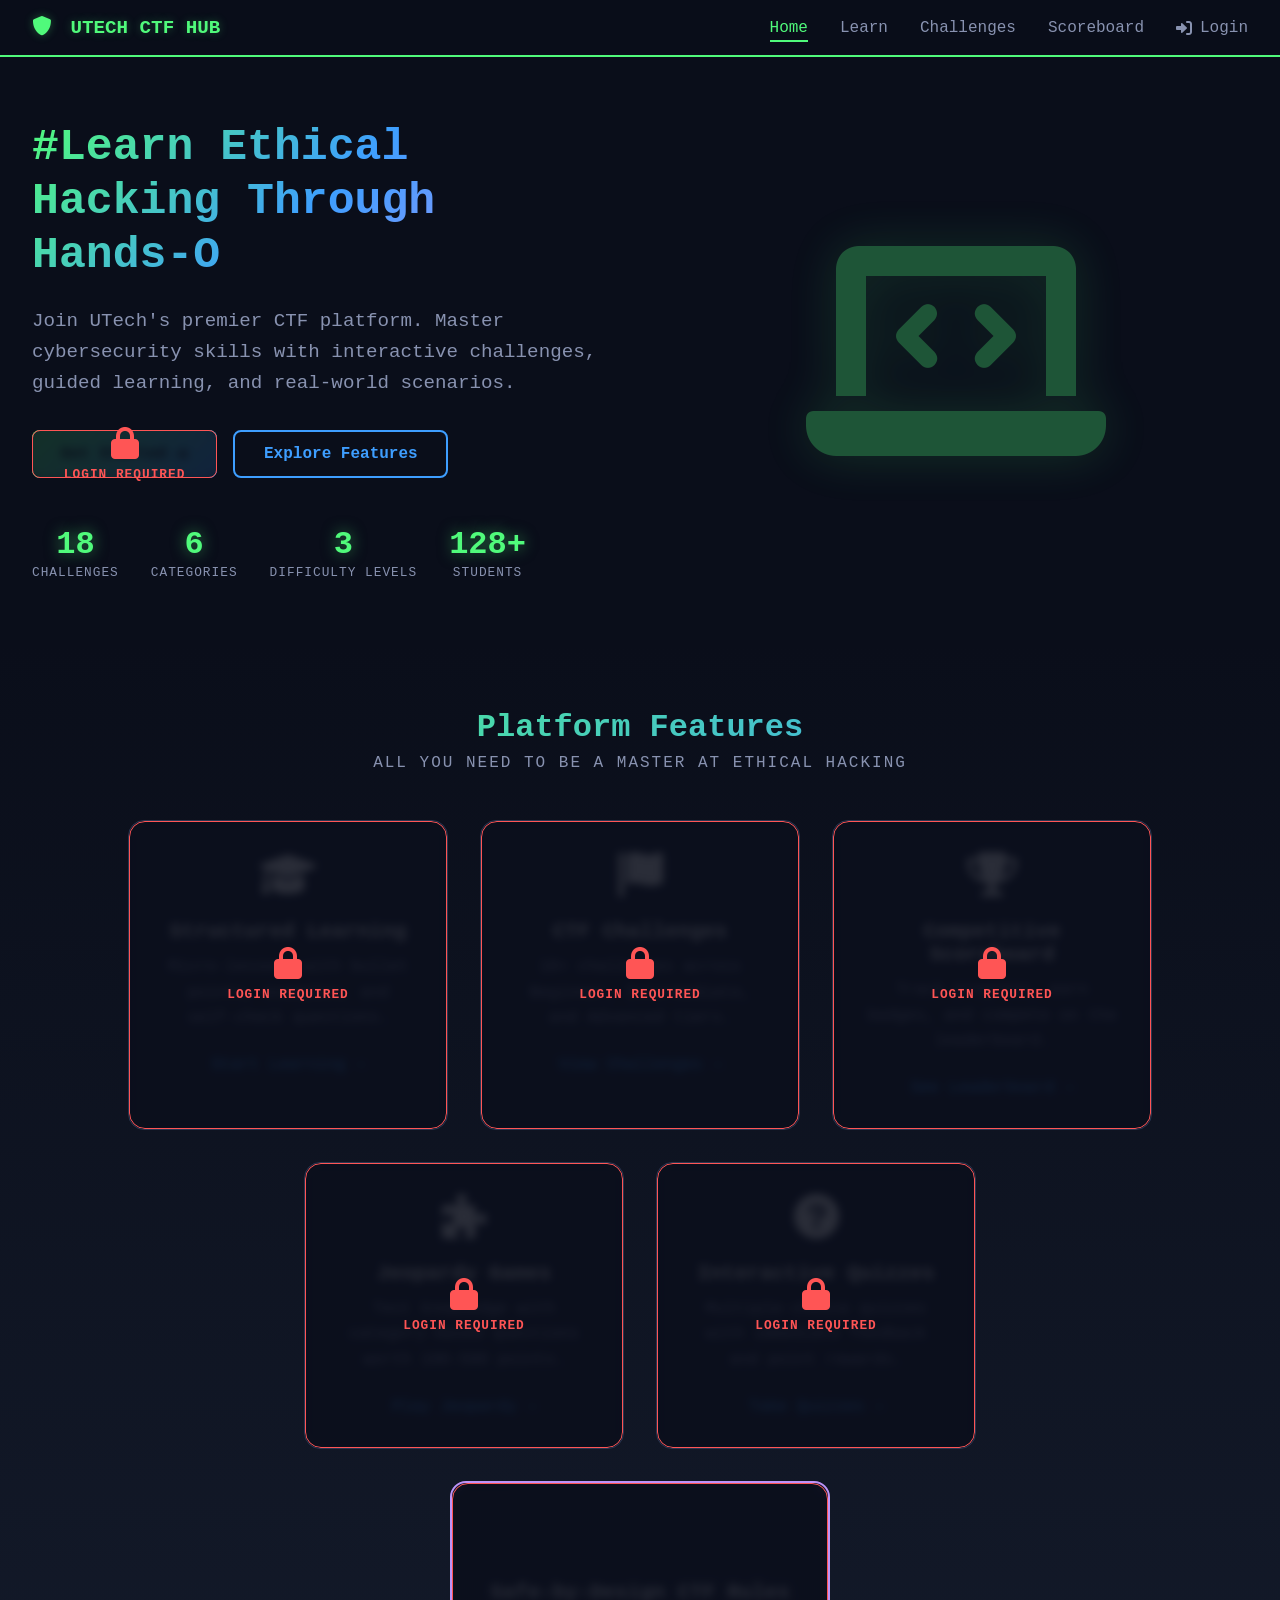
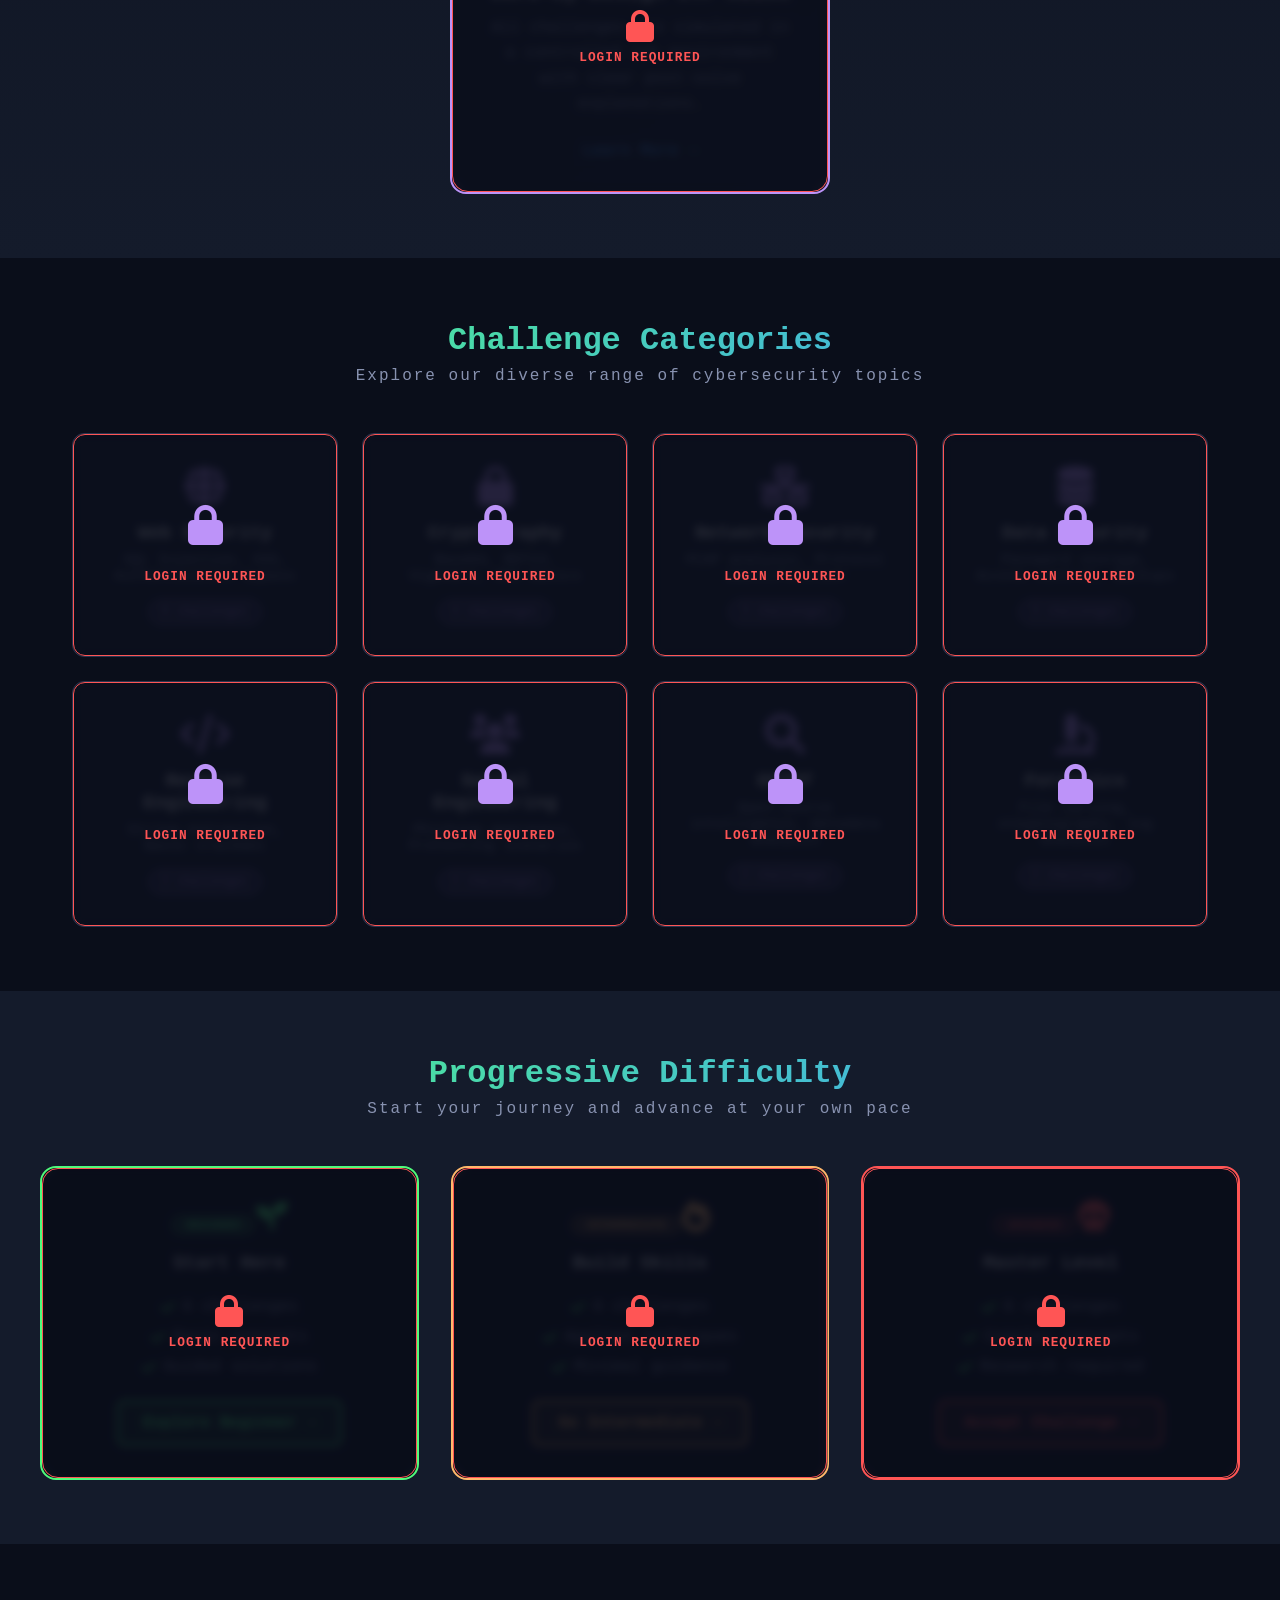
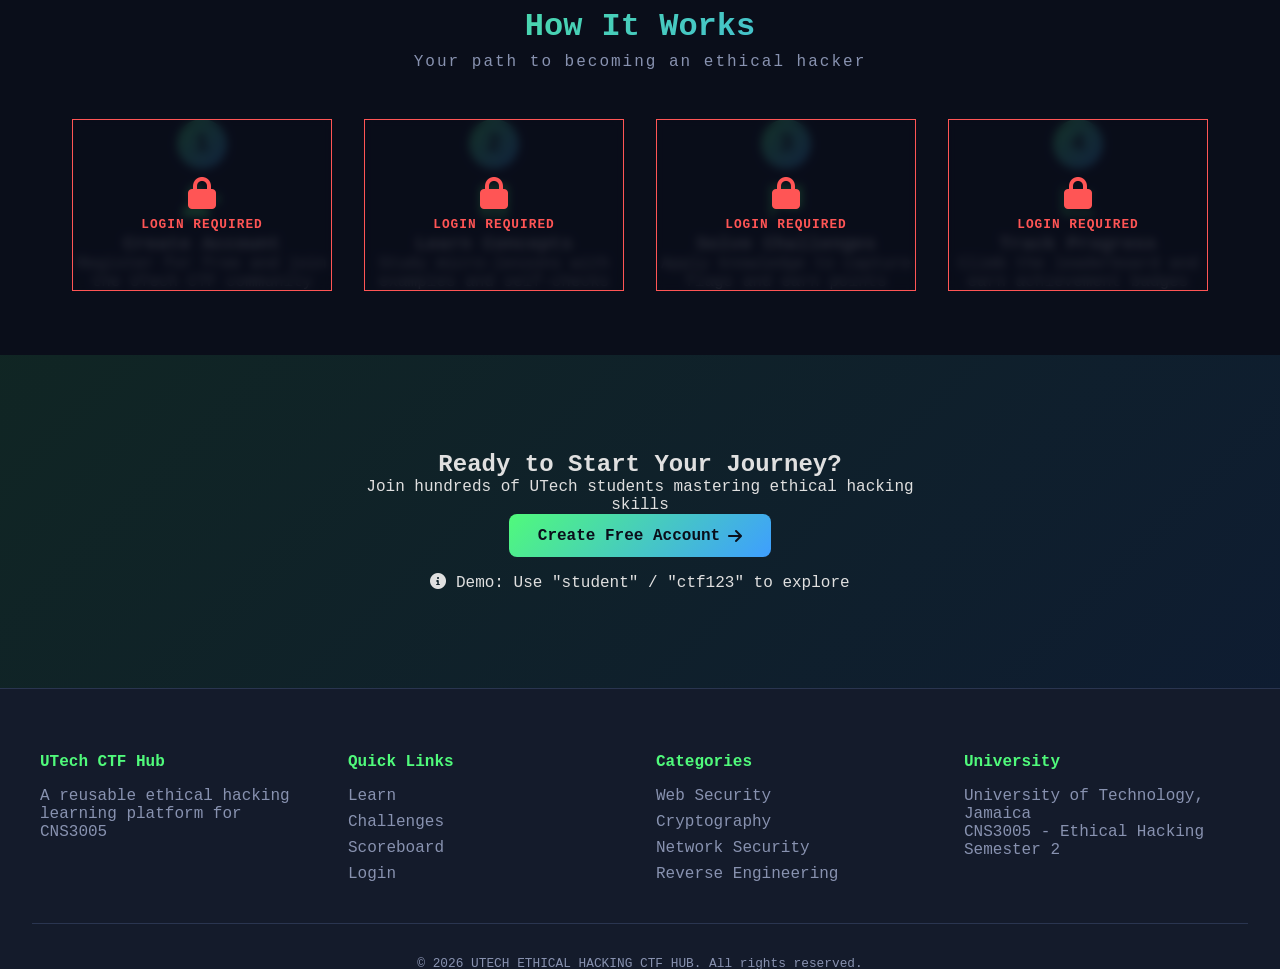
<file: index.html>
<!DOCTYPE html>
<html lang="en">
<head>
    <meta charset="UTF-8">
    <meta name="viewport" content="width=device-width, initial-scale=1.0">
    <title>UTECH CTF Hub | Ethical Hacking Platform</title>
    <link rel="stylesheet" href="https://cdnjs.cloudflare.com/ajax/libs/font-awesome/6.0.0/css/all.min.css">
    <style>
        /* ===== CYBERPUNK HOMEPAGE STYLES ===== */
        
        :root {
            --neon-green: #50fa7b;
            --neon-blue: #3e9eff;
            --neon-cyan: #8be9fd;
            --neon-purple: #bd93f9;
            --neon-yellow: #f1fa8c;
            --neon-red: #ff5555;
            --neon-orange: #ffb86b;
            --neon-pink: #ff79c6;
            --bg-primary: #0a0e1a;
            --bg-secondary: #141b2b;
            --bg-terminal: #0f1117;
            --border-color: #2a3550;
            --text-primary: #e0e0e0;
            --text-secondary: #8892b0;
        }

        * {
            margin: 0;
            padding: 0;
            box-sizing: border-box;
        }

        body {
            background: var(--bg-primary);
            color: var(--text-primary);
            font-family: 'Segoe UI', 'Share Tech Mono', monospace;
            overflow-x: hidden;
        }

        /* Matrix Rain Canvas */
        #matrixCanvas {
            position: fixed;
            top: 0;
            left: 0;
            width: 100%;
            height: 100%;
            z-index: -1;
            opacity: 0.12;
            pointer-events: none;
        }

        /* Navigation */
        .navbar {
            background: rgba(10, 14, 26, 0.95);
            backdrop-filter: blur(10px);
            border-bottom: 2px solid var(--neon-green);
            padding: 1rem 2rem;
            display: flex;
            justify-content: space-between;
            align-items: center;
            flex-wrap: wrap;
            gap: 1rem;
            position: sticky;
            top: 0;
            z-index: 100;
        }

        .logo {
            font-size: 1.2rem;
            font-weight: 700;
            color: var(--neon-green);
            text-shadow: 0 0 10px rgba(80, 250, 123, 0.3);
            cursor: pointer;
        }

        .logo i {
            margin-right: 0.5rem;
        }

        .nav-links {
            display: flex;
            list-style: none;
            gap: 2rem;
            flex-wrap: wrap;
            align-items: center;
        }

        .nav-links a {
            color: var(--text-secondary);
            text-decoration: none;
            font-weight: 500;
            transition: all 0.3s ease;
            position: relative;
            cursor: pointer;
        }

        .nav-links a::before {
            content: '';
            position: absolute;
            bottom: -5px;
            left: 0;
            width: 0;
            height: 2px;
            background: var(--neon-green);
            transition: width 0.3s ease;
        }

        .nav-links a:hover::before,
        .nav-links a.active::before {
            width: 100%;
        }

        .nav-links a:hover, .nav-links a.active {
            color: var(--neon-green);
        }

        /* Logout Button */
        .logout-btn {
            background: rgba(255, 85, 85, 0.15);
            border: 1px solid var(--neon-red);
            color: var(--neon-red);
            padding: 0.4rem 1rem;
            border-radius: 30px;
            cursor: pointer;
            transition: all 0.3s ease;
            display: flex;
            align-items: center;
            gap: 0.5rem;
            font-size: 0.85rem;
            font-weight: 500;
        }

        .logout-btn:hover {
            background: var(--neon-red);
            color: var(--bg-primary);
            box-shadow: 0 0 15px rgba(255, 85, 85, 0.4);
        }

        .user-greeting {
            color: var(--neon-green);
            font-size: 0.85rem;
            margin-right: 0.5rem;
            background: rgba(80, 250, 123, 0.1);
            padding: 0.3rem 1rem;
            border-radius: 30px;
            border: 1px solid rgba(80, 250, 123, 0.3);
        }

        /* Login Required Overlay for Cards */
        .feature-card, .category-card, .difficulty-card, .step, .cta-content .btn, .hero-buttons .btn {
            position: relative;
        }

        .locked-overlay {
            position: absolute;
            top: 0;
            left: 0;
            width: 100%;
            height: 100%;
            background: rgba(10, 14, 26, 0.85);
            backdrop-filter: blur(4px);
            border-radius: inherit;
            display: flex;
            flex-direction: column;
            align-items: center;
            justify-content: center;
            gap: 0.5rem;
            z-index: 10;
            cursor: pointer;
            transition: all 0.3s ease;
            border: 1px solid var(--neon-red);
        }

        .locked-overlay i {
            font-size: 2rem;
            color: var(--neon-red);
        }

        .locked-overlay span {
            color: var(--neon-red);
            font-size: 0.8rem;
            font-weight: 600;
            text-transform: uppercase;
            letter-spacing: 1px;
        }

        .locked-overlay:hover {
            background: rgba(255, 85, 85, 0.2);
            transform: scale(1.02);
        }

        /* Hero Section */
        .hero-section {
            display: flex;
            align-items: center;
            justify-content: space-between;
            padding: 4rem 2rem;
            max-width: 1400px;
            margin: 0 auto;
            gap: 3rem;
        }

        .hero-content {
            flex: 1;
        }

        .hero-content h1 {
            font-size: 2.8rem;
            line-height: 1.2;
            margin-bottom: 1.5rem;
            background: linear-gradient(135deg, var(--neon-green), var(--neon-blue), var(--neon-purple));
            -webkit-background-clip: text;
            background-clip: text;
            color: transparent;
            animation: glowPulse 3s infinite;
        }

        @keyframes glowPulse {
            0%, 100% { filter: brightness(1); }
            50% { filter: brightness(1.2); }
        }

        .hero-content p {
            font-size: 1.2rem;
            color: var(--text-secondary);
            margin-bottom: 2rem;
            line-height: 1.6;
        }

        .hero-buttons {
            display: flex;
            gap: 1rem;
            margin-bottom: 3rem;
            flex-wrap: wrap;
        }

        .btn {
            padding: 0.8rem 1.8rem;
            border-radius: 8px;
            font-weight: 600;
            text-decoration: none;
            transition: all 0.3s ease;
            display: inline-flex;
            align-items: center;
            gap: 0.5rem;
            font-family: 'Share Tech Mono', monospace;
            cursor: pointer;
            position: relative;
        }

        .btn-primary {
            background: linear-gradient(135deg, var(--neon-green), var(--neon-blue));
            border: none;
            color: var(--bg-primary);
        }

        .btn-primary:hover {
            transform: translateY(-2px);
            box-shadow: 0 0 30px rgba(80, 250, 123, 0.4);
        }

        .btn-secondary {
            background: transparent;
            border: 2px solid var(--neon-blue);
            color: var(--neon-blue);
        }

        .btn-secondary:hover {
            background: var(--neon-blue);
            color: var(--bg-primary);
            box-shadow: 0 0 20px rgba(62, 158, 255, 0.3);
            transform: translateY(-2px);
        }

        .stats-banner {
            display: flex;
            gap: 2rem;
            flex-wrap: wrap;
        }

        .stat-item {
            text-align: center;
        }

        .stat-number {
            display: block;
            font-size: 2rem;
            font-weight: 700;
            color: var(--neon-green);
            text-shadow: 0 0 15px rgba(80, 250, 123, 0.5);
        }

        .stat-label {
            color: var(--text-secondary);
            font-size: 0.8rem;
            text-transform: uppercase;
            letter-spacing: 1px;
        }

        .hero-image {
            flex: 1;
            text-align: center;
            animation: float 6s ease-in-out infinite;
        }

        @keyframes float {
            0%, 100% { transform: translateY(0); }
            50% { transform: translateY(-20px); }
        }

        .hero-image i {
            font-size: 15rem;
            color: var(--neon-green);
            opacity: 0.3;
            text-shadow: 0 0 50px rgba(80, 250, 123, 0.5);
        }

        /* Features Section - PYRAMID LAYOUT */
        .features-section {
            padding: 4rem 2rem;
            background: linear-gradient(180deg, var(--bg-primary), var(--bg-secondary));
            position: relative;
        }

        .section-header {
            text-align: center;
            margin-bottom: 3rem;
        }

        .section-header h2 {
            font-size: 2rem;
            background: linear-gradient(135deg, var(--neon-green), var(--neon-blue));
            -webkit-background-clip: text;
            background-clip: text;
            color: transparent;
            margin-bottom: 0.5rem;
        }

        .section-header p {
            color: var(--text-secondary);
            letter-spacing: 2px;
        }

        /* Pyramid Grid Layout */
        .pyramid-container {
            max-width: 1200px;
            margin: 0 auto;
            display: flex;
            flex-direction: column;
            align-items: center;
            gap: 2rem;
        }

        .pyramid-row {
            display: flex;
            justify-content: center;
            gap: 2rem;
            flex-wrap: wrap;
        }

        .feature-card {
            background: var(--bg-secondary);
            border: 1px solid var(--border-color);
            border-radius: 16px;
            padding: 2rem;
            transition: all 0.4s cubic-bezier(0.4, 0, 0.2, 1);
            position: relative;
            overflow: hidden;
            text-align: center;
            width: 320px;
        }

        .feature-card::before {
            content: '';
            position: absolute;
            top: 0;
            left: 0;
            width: 100%;
            height: 3px;
            background: linear-gradient(90deg, var(--neon-green), var(--neon-blue), var(--neon-purple));
            transform: scaleX(0);
            transition: transform 0.4s ease;
            z-index: 5;
        }

        .feature-card:hover::before {
            transform: scaleX(1);
        }

        .feature-card:hover {
            transform: translateY(-10px) scale(1.02);
            border-color: var(--neon-green);
            box-shadow: 0 20px 40px rgba(80, 250, 123, 0.2);
        }

        .feature-card.center-card {
            width: 380px;
            background: linear-gradient(145deg, var(--bg-secondary), #1a1f2f);
            border: 2px solid var(--neon-purple);
        }

        .feature-icon {
            font-size: 2.8rem;
            margin-bottom: 1rem;
        }

        .feature-card h3 {
            font-size: 1.3rem;
            color: var(--text-primary);
            margin-bottom: 0.75rem;
        }

        .feature-card p {
            color: var(--text-secondary);
            margin-bottom: 1.5rem;
            line-height: 1.6;
        }

        .feature-link {
            color: var(--neon-blue);
            text-decoration: none;
            display: inline-flex;
            align-items: center;
            gap: 0.5rem;
            transition: all 0.3s ease;
            font-weight: 500;
            cursor: pointer;
        }

        .feature-link:hover {
            color: var(--neon-green);
            gap: 0.8rem;
        }

        /* Categories Section */
        .categories-section {
            padding: 4rem 2rem;
            max-width: 1200px;
            margin: 0 auto;
        }

        .categories-grid {
            display: grid;
            grid-template-columns: repeat(auto-fit, minmax(250px, 1fr));
            gap: 1.5rem;
        }

        .category-card {
            background: var(--bg-secondary);
            border: 1px solid var(--border-color);
            border-radius: 12px;
            padding: 2rem;
            text-align: center;
            transition: all 0.3s ease;
            position: relative;
        }

        .category-card:hover {
            border-color: var(--neon-purple);
            transform: translateY(-5px);
            box-shadow: 0 10px 20px rgba(189, 147, 249, 0.1);
        }

        .category-card i {
            font-size: 2.5rem;
            color: var(--neon-purple);
            margin-bottom: 1rem;
        }

        .category-card h3 {
            color: var(--text-primary);
            margin-bottom: 0.5rem;
        }

        .category-card p {
            color: var(--text-secondary);
            font-size: 0.9rem;
            margin-bottom: 1rem;
        }

        .challenge-count {
            display: inline-block;
            background: rgba(189, 147, 249, 0.1);
            border: 1px solid var(--neon-purple);
            padding: 0.25rem 0.75rem;
            border-radius: 20px;
            font-size: 0.75rem;
            color: var(--neon-purple);
        }

        /* Difficulty Section */
        .difficulty-section {
            padding: 4rem 2rem;
            background: var(--bg-secondary);
        }

        .difficulty-grid {
            display: grid;
            grid-template-columns: repeat(auto-fit, minmax(300px, 1fr));
            gap: 2rem;
            max-width: 1200px;
            margin: 0 auto;
        }

        .difficulty-card {
            background: var(--bg-primary);
            border-radius: 16px;
            padding: 2rem;
            text-align: center;
            transition: all 0.3s ease;
            position: relative;
        }

        .difficulty-card.beginner { border: 2px solid #50fa7b; }
        .difficulty-card.intermediate { border: 2px solid #ffb86b; }
        .difficulty-card.advanced { border: 2px solid #ff5555; }

        .level-badge {
            display: inline-block;
            padding: 0.3rem 1rem;
            border-radius: 20px;
            font-size: 0.7rem;
            font-weight: 700;
            text-transform: uppercase;
            margin-bottom: 1rem;
        }

        .beginner .level-badge { background: rgba(80, 250, 123, 0.2); color: #50fa7b; }
        .intermediate .level-badge { background: rgba(255, 184, 108, 0.2); color: #ffb86b; }
        .advanced .level-badge { background: rgba(255, 85, 85, 0.2); color: #ff5555; }

        .difficulty-card ul {
            list-style: none;
            margin: 1.5rem 0;
        }

        .difficulty-card li {
            margin-bottom: 0.75rem;
            display: flex;
            align-items: center;
            justify-content: center;
            gap: 0.5rem;
            color: var(--text-secondary);
        }

        .difficulty-card li i { color: var(--neon-green); }

        .btn-level {
            display: inline-block;
            padding: 0.75rem 1.5rem;
            border-radius: 8px;
            text-decoration: none;
            font-weight: 600;
            transition: all 0.3s ease;
            cursor: pointer;
        }

        .beginner .btn-level { background: rgba(80, 250, 123, 0.1); border: 2px solid #50fa7b; color: #50fa7b; }
        .beginner .btn-level:hover { background: #50fa7b; color: var(--bg-primary); }

        .intermediate .btn-level { background: rgba(255, 184, 108, 0.1); border: 2px solid #ffb86b; color: #ffb86b; }
        .intermediate .btn-level:hover { background: #ffb86b; color: var(--bg-primary); }

        .advanced .btn-level { background: rgba(255, 85, 85, 0.1); border: 2px solid #ff5555; color: #ff5555; }
        .advanced .btn-level:hover { background: #ff5555; color: var(--bg-primary); }

        /* How It Works */
        .how-it-works {
            padding: 4rem 2rem;
            max-width: 1200px;
            margin: 0 auto;
        }

        .steps-container {
            display: grid;
            grid-template-columns: repeat(auto-fit, minmax(200px, 1fr));
            gap: 2rem;
            margin-top: 3rem;
        }

        .step {
            text-align: center;
            position: relative;
        }

        .step-number {
            width: 50px;
            height: 50px;
            background: linear-gradient(135deg, var(--neon-green), var(--neon-blue));
            color: var(--bg-primary);
            border-radius: 50%;
            display: flex;
            align-items: center;
            justify-content: center;
            font-size: 1.5rem;
            font-weight: 700;
            margin: 0 auto 1rem;
        }

        .step-icon { font-size: 2rem; color: var(--neon-green); margin-bottom: 1rem; }

        /* CTA Section */
        .cta-section {
            padding: 6rem 2rem;
            background: linear-gradient(135deg, rgba(80, 250, 123, 0.1), rgba(62, 158, 255, 0.1));
            text-align: center;
        }

        .cta-content { max-width: 600px; margin: 0 auto; }

        /* Footer */
        .footer {
            background: var(--bg-secondary);
            padding: 4rem 2rem 1rem;
            border-top: 1px solid var(--border-color);
        }

        .footer-content {
            display: grid;
            grid-template-columns: repeat(auto-fit, minmax(200px, 1fr));
            gap: 2rem;
            max-width: 1200px;
            margin: 0 auto 2rem;
        }

        .footer-section h4 { color: var(--neon-green); margin-bottom: 1rem; }
        .footer-section p, .footer-section a { color: var(--text-secondary); text-decoration: none; }
        .footer-section a:hover { color: var(--neon-green); }
        .footer-section ul { list-style: none; }
        .footer-section ul li { margin-bottom: 0.5rem; }

        .footer-bottom {
            text-align: center;
            padding-top: 2rem;
            border-top: 1px solid var(--border-color);
            color: var(--text-secondary);
            font-size: 0.8rem;
        }

        @media (max-width: 768px) {
            .hero-section { flex-direction: column; text-align: center; }
            .hero-content h1 { font-size: 1.8rem; }
            .hero-buttons { justify-content: center; }
            .stats-banner { justify-content: center; }
            .hero-image i { font-size: 8rem; }
            .navbar { flex-direction: column; text-align: center; }
            .nav-links { justify-content: center; }
            .feature-card, .feature-card.center-card { width: 100%; max-width: 350px; }
            .pyramid-row { flex-direction: column; align-items: center; }
        }
    </style>
</head>
<body>

    <canvas id="matrixCanvas"></canvas>

    <nav class="navbar">
        <div class="logo" onclick="navigateTo('homepage.html')">
            <i class="fas fa-shield-alt"></i> UTECH CTF HUB
        </div>
        <ul class="nav-links">
            <li><a onclick="navigateTo('homepage.html')" class="active">Home</a></li>
            <li><a onclick="navigateTo('CTF learning material.html')">Learn</a></li>
            <li><a onclick="navigateTo('CTF challenge.html')">Challenges</a></li>
            <li><a onclick="navigateTo('CTF scoreboard.html')">Scoreboard</a></li>
            <li id="authContainer" style="display: flex; align-items: center; gap: 0.8rem;">
                <!-- Dynamic content: user greeting + logout button -->
            </li>
        </ul>
    </nav>

    <!-- Hero Section -->
    <section class="hero-section">
        <div class="hero-content">
            <h1>#Learn Ethical Hacking Through Hands-On Challenges</h1>
            <p>Join UTech's premier CTF platform. Master cybersecurity skills with interactive challenges, guided learning, and real-world scenarios.</p>
            <div class="hero-buttons">
                <a class="btn btn-primary" onclick="handleGetStarted()">Get Started <i class="fas fa-arrow-right"></i></a>
                <a class="btn btn-secondary" onclick="scrollToFeatures()">Explore Features</a>
            </div>
            <div class="stats-banner">
                <div class="stat-item"><span class="stat-number" id="statChallenges">18+</span><span class="stat-label">Challenges</span></div>
                <div class="stat-item"><span class="stat-number">6</span><span class="stat-label">Categories</span></div>
                <div class="stat-item"><span class="stat-number">3</span><span class="stat-label">Difficulty Levels</span></div>
                <div class="stat-item"><span class="stat-number" id="statStudents">100+</span><span class="stat-label">Students</span></div>
            </div>
        </div>
        <div class="hero-image"><i class="fas fa-laptop-code"></i></div>
    </section>

    <!-- Features Section - PYRAMID LAYOUT -->
    <section id="features" class="features-section">
        <div class="section-header"><h2>Platform Features</h2><p>ALL YOU NEED TO BE A MASTER AT ETHICAL HACKING</p></div>
        <div class="pyramid-container" id="featuresContainer">
            <!-- Feature cards will be dynamically generated with login protection -->
        </div>
    </section>

    <!-- Challenge Categories -->
    <section class="categories-section">
        <div class="section-header"><h2>Challenge Categories</h2><p>Explore our diverse range of cybersecurity topics</p></div>
        <div class="categories-grid" id="categoriesContainer"></div>
    </section>

    <!-- Difficulty Levels -->
    <section class="difficulty-section">
        <div class="section-header"><h2>Progressive Difficulty</h2><p>Start your journey and advance at your own pace</p></div>
        <div class="difficulty-grid" id="difficultyContainer"></div>
    </section>

    <!-- How It Works -->
    <section class="how-it-works">
        <div class="section-header"><h2>How It Works</h2><p>Your path to becoming an ethical hacker</p></div>
        <div class="steps-container" id="stepsContainer"></div>
    </section>

    <!-- Call to Action -->
    <section class="cta-section">
        <div class="cta-content"><h2>Ready to Start Your Journey?</h2><p>Join hundreds of UTech students mastering ethical hacking skills</p><a class="btn btn-primary btn-large" onclick="handleGetStarted()">Create Free Account <i class="fas fa-arrow-right"></i></a><p class="demo-login-hint" style="margin-top:1rem;"><i class="fas fa-info-circle"></i> Demo: Use "student" / "ctf123" to explore</p></div>
    </section>

    <!-- Footer -->
    <footer class="footer">
        <div class="footer-content">
            <div class="footer-section"><h4>UTech CTF Hub</h4><p>A reusable ethical hacking learning platform for CNS3005</p></div>
            <div class="footer-section"><h4>Quick Links</h4><ul><li><a onclick="navigateTo('CTF learning material.html')">Learn</a></li><li><a onclick="navigateTo('CTF challenge.html')">Challenges</a></li><li><a onclick="navigateTo('CTF scoreboard.html')">Scoreboard</a></li><li><a onclick="navigateTo('login.html')">Login</a></li></ul></div>
            <div class="footer-section"><h4>Categories</h4><ul><li><a>Web Security</a></li><li><a>Cryptography</a></li><li><a>Network Security</a></li><li><a>Reverse Engineering</a></li></ul></div>
            <div class="footer-section"><h4>University</h4><p>University of Technology, Jamaica</p><p>CNS3005 - Ethical Hacking</p><p>Semester 2</p></div>
        </div>
        <div class="footer-bottom"><p>&copy; 2026 UTECH ETHICAL HACKING CTF HUB. All rights reserved.</p></div>
    </footer>

    <script>
        // ========== MATRIX RAIN ==========
        const canvas = document.getElementById('matrixCanvas');
        const ctx = canvas.getContext('2d');
        function resizeCanvas() { canvas.width = window.innerWidth; canvas.height = window.innerHeight; }
        resizeCanvas();
        window.addEventListener('resize', resizeCanvas);
        const chars = "ABCDEFGHIJKLMNOPQRSTUVWXYZ123456789@#$%^&*";
        let drops = [];
        function initDrops() { drops = []; for(let i=0; i<canvas.width/14; i++) drops[i]=Math.random()*canvas.height; }
        initDrops();
        function drawMatrix() {
            if(!ctx) return;
            ctx.fillStyle = 'rgba(10,10,10,0.04)';
            ctx.fillRect(0,0,canvas.width,canvas.height);
            ctx.fillStyle = '#50fa7b';
            ctx.font = '14px monospace';
            for(let i=0;i<drops.length;i++) {
                ctx.fillText(chars[Math.floor(Math.random()*chars.length)], i*14, drops[i]*14);
                if(drops[i]*14 > canvas.height && Math.random()>0.975) drops[i]=0;
                drops[i]++;
            }
        }
        setInterval(drawMatrix,35);
        window.addEventListener('resize',()=>{ resizeCanvas(); initDrops(); });

        // ========== AUTH STATE MANAGEMENT ==========
        function getCurrentUser() {
            const user = localStorage.getItem('user') || sessionStorage.getItem('user');
            if(user) {
                try { return JSON.parse(user); } catch(e) { return null; }
            }
            return null;
        }

        function logout() {
            localStorage.removeItem('user');
            sessionStorage.removeItem('user');
            alert('🔐 You have been logged out. Redirecting to login page...');
            window.location.href = 'login.html';
        }

        function isLoggedIn() {
            return getCurrentUser() !== null;
        }

        function redirectToLogin() {
            alert('⚠️ Please login to access this feature.');
            window.location.href = 'login.html';
        }

        function handleProtectedClick(action, event) {
            event.stopPropagation();
            if (!isLoggedIn()) {
                redirectToLogin();
                return false;
            }
            if (typeof action === 'function') {
                action();
            } else if (typeof action === 'string') {
                navigateTo(action);
            }
            return true;
        }

        // Wrap element with login protection overlay
        function protectElement(element, targetUrl) {
            if (!element) return;
            const overlay = document.createElement('div');
            overlay.className = 'locked-overlay';
            overlay.innerHTML = '<i class="fas fa-lock"></i><span>Login Required</span>';
            overlay.style.cursor = 'pointer';
            overlay.onclick = (e) => {
                e.stopPropagation();
                redirectToLogin();
            };
            element.style.position = 'relative';
            element.appendChild(overlay);
        }

        function updateAuthUI() {
            const authContainer = document.getElementById('authContainer');
            if(!authContainer) return;
            const user = getCurrentUser();
            const loggedIn = !!user;
            
            if(loggedIn && user.username) {
                authContainer.innerHTML = `
                    <span class="user-greeting"><i class="fas fa-user-astronaut"></i> ${user.username}</span>
                    <button class="logout-btn" onclick="logout()"><i class="fas fa-sign-out-alt"></i> LOGOUT</button>
                `;
            } else {
                authContainer.innerHTML = `<a href="login.html" style="display:flex; align-items:center; gap:0.5rem;"><i class="fas fa-sign-in-alt"></i> Login</a>`;
            }
            
            // Apply overlays to protected elements
            applyProtectionOverlays();
        }

        function applyProtectionOverlays() {
            const loggedIn = isLoggedIn();
            
            // Feature cards
            const featureCards = document.querySelectorAll('.feature-card');
            featureCards.forEach(card => {
                const existingOverlay = card.querySelector('.locked-overlay');
                if (!loggedIn) {
                    if (!existingOverlay) protectElement(card, null);
                } else {
                    if (existingOverlay) existingOverlay.remove();
                }
            });
            
            // Category cards
            const categoryCards = document.querySelectorAll('.category-card');
            categoryCards.forEach(card => {
                const existingOverlay = card.querySelector('.locked-overlay');
                if (!loggedIn) {
                    if (!existingOverlay) protectElement(card, null);
                } else {
                    if (existingOverlay) existingOverlay.remove();
                }
            });
            
            // Difficulty cards
            const difficultyCards = document.querySelectorAll('.difficulty-card');
            difficultyCards.forEach(card => {
                const existingOverlay = card.querySelector('.locked-overlay');
                if (!loggedIn) {
                    if (!existingOverlay) protectElement(card, null);
                } else {
                    if (existingOverlay) existingOverlay.remove();
                }
            });
            
            // Steps
            const steps = document.querySelectorAll('.step');
            steps.forEach(step => {
                const existingOverlay = step.querySelector('.locked-overlay');
                if (!loggedIn) {
                    if (!existingOverlay) protectElement(step, null);
                } else {
                    if (existingOverlay) existingOverlay.remove();
                }
            });
            
            // Hero buttons
            const heroBtns = document.querySelectorAll('.hero-buttons .btn');
            heroBtns.forEach(btn => {
                const existingOverlay = btn.querySelector('.locked-overlay');
                if (!loggedIn && btn.innerHTML.includes('Get Started')) {
                    if (!existingOverlay) protectElement(btn, null);
                } else if (existingOverlay) {
                    existingOverlay.remove();
                }
            });
        }

        // Render all content dynamically
        function renderContent() {
            // Features
            document.getElementById('featuresContainer').innerHTML = `
                <div class="pyramid-row top">
                    <div class="feature-card"><div class="feature-icon"><i class="fas fa-graduation-cap"></i></div><h3>Structured Learning</h3><p>Micro-lessons with bullet points, examples, and self-check questions.</p><a class="feature-link" onclick="if(isLoggedIn()) navigateTo('CTF learning material.html'); else redirectToLogin();">Start Learning →</a></div>
                    <div class="feature-card"><div class="feature-icon"><i class="fas fa-flag"></i></div><h3>CTF Challenges</h3><p>18+ challenges across Beginner, Intermediate, and Advanced tiers.</p><a class="feature-link" onclick="if(isLoggedIn()) navigateTo('CTF challenge.html'); else redirectToLogin();">View Challenges →</a></div>
                    <div class="feature-card"><div class="feature-icon"><i class="fas fa-trophy"></i></div><h3>Competitive Scoreboard</h3><p>Track progress, earn badges, and compete on the leaderboard.</p><a class="feature-link" onclick="if(isLoggedIn()) navigateTo('CTF scoreboard.html'); else redirectToLogin();">See Leaderboard →</a></div>
                </div>
                <div class="pyramid-row middle">
                    <div class="feature-card"><div class="feature-icon"><i class="fas fa-puzzle-piece"></i></div><h3>Jeopardy Games</h3><p>Test knowledge with category-based questions worth 100-500 points.</p><a class="feature-link" onclick="if(isLoggedIn()) navigateTo('Jeopardy.html'); else redirectToLogin();">Play Jeopardy →</a></div>
                    <div class="feature-card"><div class="feature-icon"><i class="fas fa-question-circle"></i></div><h3>Interactive Quizzes</h3><p>Multiple-choice quizzes with immediate feedback and point rewards.</p><a class="feature-link" onclick="if(isLoggedIn()) navigateTo('Quizzes.html'); else redirectToLogin();">Take Quizzes →</a></div>
                </div>
                <div class="pyramid-row bottom">
                    <div class="feature-card center-card"><div class="feature-icon"><i class="fas fa-shield-hal"></i></div><h3>Safe-by-Design CTF Rules</h3><p>All challenges are simulated in a controlled lab environment with clear post-solve explanations.</p><a class="feature-link" onclick="window.open('https://trailofbits.github.io/ctf/index.html', '_blank');">Learn More →</a></div>
                </div>
            `;
            
            // Categories
            document.getElementById('categoriesContainer').innerHTML = `
                <div class="category-card"><i class="fas fa-globe"></i><h3>Web Security</h3><p>SQL Injection, XSS, Authentication bypass</p><span class="challenge-count">6 challenges</span></div>
                <div class="category-card"><i class="fas fa-lock"></i><h3>Cryptography</h3><p>Base64, ROT13, Vigenère, RSA basics</p><span class="challenge-count">4 challenges</span></div>
                <div class="category-card"><i class="fas fa-network-wired"></i><h3>Network Security</h3><p>PCAP analysis, Protocol identification</p><span class="challenge-count">3 challenges</span></div>
                <div class="category-card"><i class="fas fa-database"></i><h3>Data Security</h3><p>Password storage, Access control, Backups</p><span class="challenge-count">3 challenges</span></div>
                <div class="category-card"><i class="fas fa-code"></i><h3>Reverse Engineering</h3><p>String extraction, Basic crackmes</p><span class="challenge-count">2 challenges</span></div>
                <div class="category-card"><i class="fas fa-users"></i><h3>Social Engineering</h3><p>Phishing awareness, Pretexting scenarios</p><span class="challenge-count">2 challenges</span></div>
                <div class="category-card"><i class="fas fa-search"></i><h3>OSINT</h3><p>Open-source intelligence, metadata analysis</p><span class="challenge-count">2 challenges</span></div>
                <div class="category-card"><i class="fas fa-microscope"></i><h3>Forensics</h3><p>File carving, steganography, log analysis</p><span class="challenge-count">2 challenges</span></div>
            `;
            
            // Difficulty
            document.getElementById('difficultyContainer').innerHTML = `
                <div class="difficulty-card beginner"><div class="level-badge">Beginner</div><i class="fas fa-seedling" style="font-size:2rem; color:#50fa7b;"></i><h3>Start Here</h3><ul><li><i class="fas fa-check"></i> 6 challenges</li><li><i class="fas fa-check"></i> Basic concepts</li><li><i class="fas fa-check"></i> Guided solutions</li></ul><a class="btn-level" onclick="if(isLoggedIn()) navigateTo('CTF challenge.html?difficulty=beginner'); else redirectToLogin();">Explore Beginner →</a></div>
                <div class="difficulty-card intermediate"><div class="level-badge">Intermediate</div><i class="fas fa-fire" style="font-size:2rem; color:#ffb86b;"></i><h3>Build Skills</h3><ul><li><i class="fas fa-check"></i> 6 challenges</li><li><i class="fas fa-check"></i> Applied techniques</li><li><i class="fas fa-check"></i> Minimal guidance</li></ul><a class="btn-level" onclick="if(isLoggedIn()) navigateTo('CTF challenge.html?difficulty=intermediate'); else redirectToLogin();">Go Intermediate →</a></div>
                <div class="difficulty-card advanced"><div class="level-badge">Advanced</div><i class="fas fa-skull" style="font-size:2rem; color:#ff5555;"></i><h3>Master Level</h3><ul><li><i class="fas fa-check"></i> 6 challenges</li><li><i class="fas fa-check"></i> Complex concepts</li><li><i class="fas fa-check"></i> Research required</li></ul><a class="btn-level" onclick="if(isLoggedIn()) navigateTo('CTF challenge.html?difficulty=advanced'); else redirectToLogin();">Accept Challenge →</a></div>
            `;
            
            // Steps
            document.getElementById('stepsContainer').innerHTML = `
                <div class="step"><div class="step-number">1</div><i class="fas fa-user-plus step-icon"></i><h3>Create Account</h3><p>Register for free and join the UTech CTF community</p></div>
                <div class="step"><div class="step-number">2</div><i class="fas fa-book step-icon"></i><h3>Learn Concepts</h3><p>Study micro-lessons with examples and self-checks</p></div>
                <div class="step"><div class="step-number">3</div><i class="fas fa-flag step-icon"></i><h3>Solve Challenges</h3><p>Apply knowledge to capture flags and earn points</p></div>
                <div class="step"><div class="step-number">4</div><i class="fas fa-chart-line step-icon"></i><h3>Track Progress</h3><p>Climb the leaderboard and earn achievement badges</p></div>
            `;
        }

        function handleGetStarted() {
            if (isLoggedIn()) {
                navigateTo('CTF challenge.html');
            } else {
                navigateTo('registration.html');
            }
        }

        function navigateTo(page) {
            window.location.href = page;
        }

        function scrollToFeatures() {
            document.getElementById('features')?.scrollIntoView({ behavior: 'smooth' });
        }

        // Animated counters
        function animateCounter(element, target) {
            let start = 0;
            const increment = target / 60;
            let current = start;
            const timer = setInterval(() => {
                current += increment;
                if(current >= target) {
                    element.textContent = target + (target >= 100 ? '+' : '');
                    clearInterval(timer);
                } else {
                    element.textContent = Math.floor(current);
                }
            }, 30);
        }

        const observer = new IntersectionObserver((entries) => {
            entries.forEach(entry => {
                if(entry.isIntersecting) {
                    const statChallenges = document.getElementById('statChallenges');
                    const statStudents = document.getElementById('statStudents');
                    if(statChallenges && statChallenges.textContent === '18+') {
                        animateCounter(statChallenges, 18);
                        animateCounter(statStudents, 128);
                    }
                    observer.unobserve(entry.target);
                }
            });
        });
        const heroSection = document.querySelector('.hero-section');
        if(heroSection) observer.observe(heroSection);

        // Card reveal animation
        function observeCards() {
            const cards = document.querySelectorAll('.feature-card, .category-card, .difficulty-card');
            const cardObserver = new IntersectionObserver((entries) => {
                entries.forEach((entry, idx) => {
                    if(entry.isIntersecting) {
                        setTimeout(() => { entry.target.style.opacity = '1'; entry.target.style.transform = 'translateY(0)'; }, idx * 80);
                        cardObserver.unobserve(entry.target);
                    }
                });
            }, { threshold: 0.1 });
            cards.forEach(card => { 
                card.style.opacity = '0'; 
                card.style.transform = 'translateY(30px)'; 
                card.style.transition = 'all 0.5s ease'; 
                cardObserver.observe(card); 
            });
        }

        // Typing effect
        const heroText = document.querySelector('.hero-content h1');
        if(heroText && heroText.textContent.startsWith('#')) {
            const original = heroText.textContent;
            heroText.textContent = '';
            let i=0;
            function type() { if(i<original.length) { heroText.textContent += original.charAt(i); i++; setTimeout(type, 45); } }
            type();
        }

        // Initialize
        document.addEventListener('DOMContentLoaded', () => {
            renderContent();
            updateAuthUI();
            observeCards();
        });
    </script>
</body>
</html>
</file>
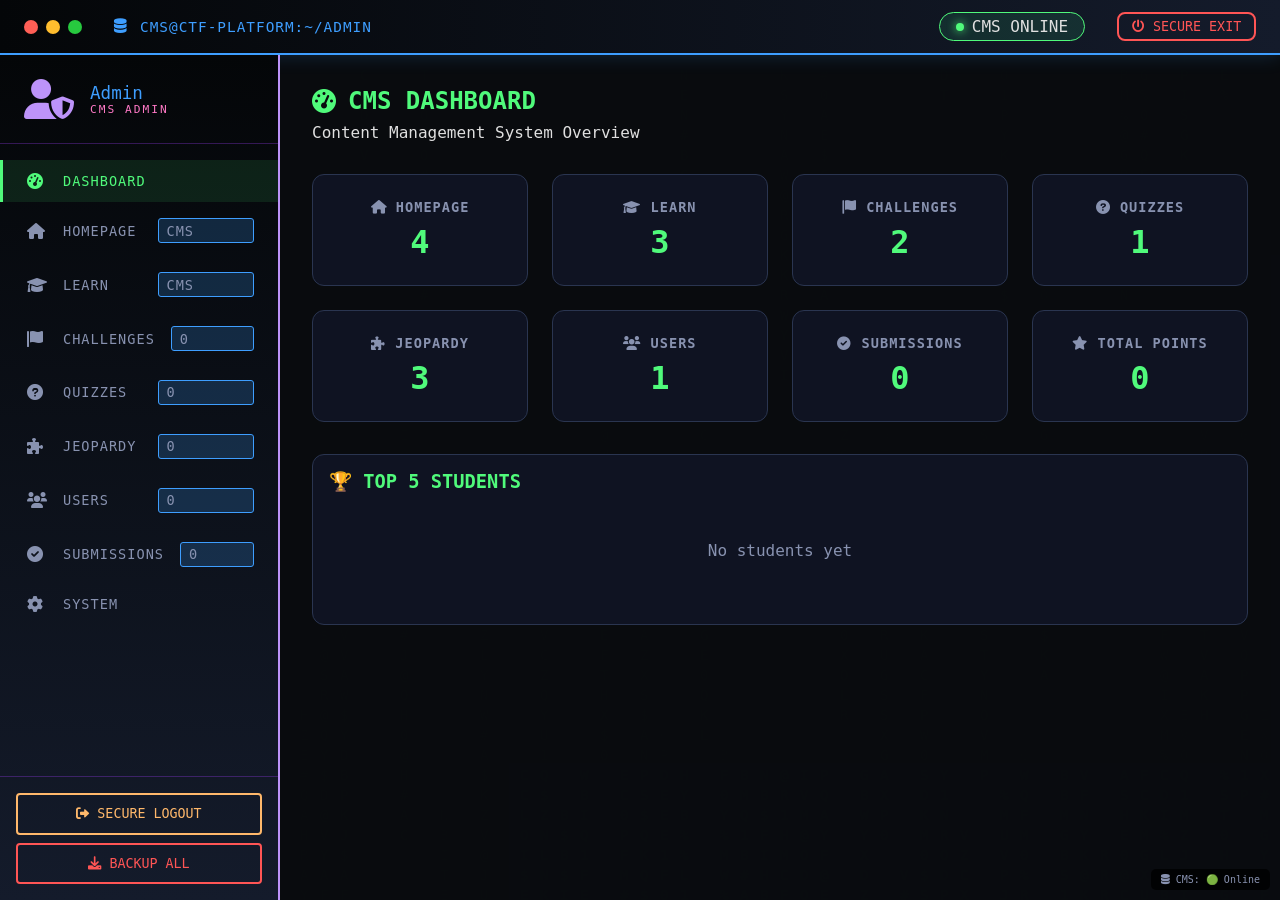
<file: AdminPanel.html>
<!DOCTYPE html>
<html lang="en">
<head>
    <meta charset="UTF-8">
    <meta name="viewport" content="width=device-width, initial-scale=1.0">
    <title>UTech CTF Hub | Advanced CMS Admin</title>
    <link rel="stylesheet" href="https://cdnjs.cloudflare.com/ajax/libs/font-awesome/6.0.0/css/all.min.css">
    <style>
        /* [Previous styles remain the same - keeping them for brevity] */
        * { margin: 0; padding: 0; box-sizing: border-box; }
        :root {
            --neon-green: #50fa7b; --neon-blue: #3e9eff; --neon-cyan: #8be9fd;
            --neon-purple: #bd93f9; --neon-yellow: #f1fa8c; --neon-red: #ff5555;
            --neon-orange: #ffb86b; --neon-pink: #ff79c6;
            --bg-primary: #0a0e1a; --bg-secondary: #141b2b;
            --border-color: #2a3550; --text-primary: #e0e0e0; --text-secondary: #8892b0;
            --card-bg: #0f1322;
        }
        body { background: var(--bg-primary); color: var(--text-primary); font-family: 'Segoe UI', 'Share Tech Mono', monospace; overflow: hidden; }
        #matrixRain { position: fixed; top: 0; left: 0; width: 100%; height: 100%; z-index: -1; opacity: 0.1; pointer-events: none; }

        .admin-terminal { height: 100vh; display: flex; flex-direction: column; background: rgba(10,12,15,.96); }
        .terminal-header { background: linear-gradient(90deg,#040608,var(--bg-secondary)); border-bottom: 2px solid var(--neon-blue); box-shadow: 0 0 20px rgba(62,158,255,.2); flex-shrink: 0; }
        .terminal-toolbar { padding: .75rem 1.5rem; display: flex; align-items: center; gap: 2rem; }
        .terminal-buttons { display: flex; gap: .5rem; }
        .term-btn { width: 14px; height: 14px; border-radius: 50%; }
        .term-btn.close { background: #ff5f56; } .term-btn.minimize { background: #ffbd2e; } .term-btn.maximize { background: #27c93f; }
        .terminal-title { flex: 1; display: flex; align-items: center; gap: .75rem; color: var(--neon-blue); font-size: .9rem; text-transform: uppercase; letter-spacing: 1px; }
        .terminal-status { display: flex; align-items: center; gap: .5rem; padding: .25rem 1rem; background: rgba(62,255,158,.1); border: 1px solid var(--neon-green); border-radius: 20px; }
        .status-led { width: 8px; height: 8px; background: var(--neon-green); border-radius: 50%; box-shadow: 0 0 10px var(--neon-green); animation: ledPulse 1.5s infinite; }
        @keyframes ledPulse { 0%,100%{opacity:1;transform:scale(1)} 50%{opacity:.5;transform:scale(1.2)} }
        
        .admin-layout { display: flex; flex: 1; overflow: hidden; }
        .admin-sidebar { width: 280px; background: linear-gradient(180deg,#040608,var(--bg-secondary)); border-right: 2px solid var(--neon-purple); display: flex; flex-direction: column; overflow-y: auto; flex-shrink: 0; }
        .sidebar-header { padding: 1.5rem; border-bottom: 1px solid rgba(158,62,255,.3); }
        .admin-profile { display: flex; align-items: center; gap: 1rem; }
        .admin-profile > i { font-size: 2.5rem; color: var(--neon-purple); }
        .profile-name { font-size: 1.1rem; color: var(--neon-blue); }
        .profile-role { font-size: .7rem; color: var(--neon-pink); letter-spacing: 2px; }
        .sidebar-nav { flex: 1; padding: 1rem 0; display: flex; flex-direction: column; gap: .25rem; }
        .nav-item { padding: .8rem 1.5rem; display: flex; align-items: center; gap: 1rem; color: var(--text-secondary); cursor: pointer; border-left: 3px solid transparent; transition: all .3s; }
        .nav-item i { width: 20px; } .nav-item span { flex: 1; font-size: .85rem; letter-spacing: 1px; }
        .nav-count { background: rgba(62,158,255,.2); border: 1px solid var(--neon-blue); padding: .2rem .5rem; border-radius: 3px; font-size: .7rem; }
        .nav-item:hover { background: rgba(158,62,255,.1); border-left-color: var(--neon-purple); color: var(--neon-purple); }
        .nav-item.active { background: rgba(80,250,123,.1); border-left-color: var(--neon-green); color: var(--neon-green); }
        .sidebar-footer { padding: 1rem; border-top: 1px solid rgba(158,62,255,.3); display: flex; flex-direction: column; gap: .5rem; }
        .cyber-btn-exit, .logout-btn { width: 100%; padding: .7rem; background: transparent; font-family: monospace; cursor: pointer; display: flex; align-items: center; justify-content: center; gap: .5rem; transition: all .3s; border-radius: 4px; }
        .cyber-btn-exit { border: 2px solid var(--neon-orange); color: var(--neon-orange); }
        .cyber-btn-exit:hover { background: var(--neon-orange); color: var(--bg-primary); }
        .logout-btn { border: 2px solid var(--neon-red); color: var(--neon-red); }
        .logout-btn:hover { background: var(--neon-red); color: var(--bg-primary); }
        
        .admin-content { flex: 1; overflow-y: auto; padding: 2rem; }
        .section-header { margin-bottom: 2rem; }
        .section-header h2 { color: var(--neon-green); margin-bottom: .5rem; display: flex; align-items: center; gap: .75rem; }
        
        .stats-grid { display: grid; grid-template-columns: repeat(4, 1fr); gap: 1.5rem; margin-bottom: 2rem; }
        .stat-card { background: var(--card-bg); border: 1px solid var(--border-color); border-radius: 12px; padding: 1.5rem; text-align: center; transition: all .3s; }
        .stat-card:hover { transform: translateY(-3px); border-color: var(--neon-green); }
        .stat-card h3 { font-size: .85rem; color: var(--text-secondary); margin-bottom: .5rem; text-transform: uppercase; letter-spacing: 1px; }
        .stat-card p { font-size: 2rem; font-weight: 700; color: var(--neon-green); }
        
        .cms-grid { display: grid; grid-template-columns: repeat(auto-fill, minmax(320px, 1fr)); gap: 1.5rem; margin-bottom: 2rem; }
        .cms-tile { background: var(--card-bg); border: 1px solid var(--border-color); border-radius: 12px; padding: 1.5rem; transition: all .3s; position: relative; }
        .cms-tile:hover { transform: translateY(-5px); border-color: var(--neon-green); box-shadow: 0 5px 20px rgba(80,250,123,.1); }
        .cms-tile-actions { position: absolute; top: 1rem; right: 1rem; display: flex; gap: 0.5rem; }
        .cms-tile-actions button { background: rgba(0,0,0,0.7); border: none; color: var(--text-secondary); cursor: pointer; padding: 5px 8px; border-radius: 4px; transition: all .2s; }
        .cms-tile-actions button:hover { color: var(--neon-red); }
        .cms-tile-actions button.edit:hover { color: var(--neon-blue); }
        
        .action-bar { display: flex; gap: 1rem; margin-bottom: 1.5rem; flex-wrap: wrap; }
        .cyber-btn { background: transparent; border: 2px solid var(--neon-blue); color: var(--neon-blue); padding: .5rem 1.5rem; border-radius: 8px; cursor: pointer; display: inline-flex; align-items: center; gap: .5rem; transition: all .3s; font-family: monospace; }
        .cyber-btn.primary { border-color: var(--neon-green); color: var(--neon-green); }
        .cyber-btn.primary:hover { background: var(--neon-green); color: var(--bg-primary); transform: scale(1.02); }
        .cyber-btn.danger { border-color: var(--neon-red); color: var(--neon-red); }
        .cyber-btn.danger:hover { background: var(--neon-red); color: var(--bg-primary); }
        
        .table-container { background: var(--card-bg); border: 1px solid var(--border-color); border-radius: 12px; overflow: auto; max-height: 500px; }
        .cyber-table { width: 100%; border-collapse: collapse; }
        .cyber-table th { padding: 1rem; text-align: left; color: var(--neon-blue); border-bottom: 2px solid var(--neon-purple); position: sticky; top: 0; background: var(--card-bg); }
        .cyber-table td { padding: 1rem; border-bottom: 1px solid var(--border-color); color: var(--text-secondary); }
        .cyber-table tr:hover { background: rgba(80,250,123,.05); }
        .table-btn { background: none; border: none; color: var(--text-secondary); cursor: pointer; padding: 0 5px; font-size: 1rem; transition: color .2s; }
        .table-btn.delete:hover { color: var(--neon-red); }
        
        .status-badge { padding: .25rem .75rem; border-radius: 20px; font-size: .7rem; display: inline-block; }
        .status-badge.enabled { background: rgba(80,250,123,.1); border: 1px solid var(--neon-green); color: var(--neon-green); }
        .status-badge.admin { background: rgba(189,147,249,.1); border: 1px solid var(--neon-purple); color: var(--neon-purple); }
        .difficulty-badge { background: rgba(80,250,123,0.2); padding: 0.2rem 0.5rem; border-radius: 20px; font-size: 0.7rem; display: inline-block; }
        .category-badge { background: rgba(62,158,255,0.2); padding: 0.2rem 0.5rem; border-radius: 20px; font-size: 0.7rem; display: inline-block; margin-left: 0.5rem; }
        
        .cyber-modal { display: none; position: fixed; top: 0; left: 0; width: 100%; height: 100%; background: rgba(0,0,0,.95); z-index: 2000; justify-content: center; align-items: center; }
        .modal-terminal { background: var(--bg-secondary); border: 2px solid var(--neon-green); border-radius: 16px; width: 90%; max-width: 600px; max-height: 80vh; overflow-y: auto; }
        .modal-terminal-header { padding: 1rem; border-bottom: 2px solid var(--neon-green); display: flex; justify-content: space-between; align-items: center; position: sticky; top: 0; background: var(--bg-secondary); }
        .modal-terminal-body { padding: 1.5rem; }
        .form-group { margin-bottom: 1rem; }
        .form-group label { display: block; margin-bottom: .5rem; color: var(--neon-blue); font-size: .85rem; }
        .form-group input, .form-group textarea, .form-group select { width: 100%; background: var(--bg-primary); border: 1px solid var(--border-color); color: var(--text-primary); padding: .75rem; border-radius: 8px; font-family: monospace; }
        .form-group textarea { min-height: 100px; resize: vertical; }
        
        .db-status-indicator { position: fixed; bottom: 10px; right: 10px; background: rgba(0,0,0,.8); padding: 5px 10px; border-radius: 5px; font-size: 10px; z-index: 1000; color: var(--text-secondary); }
        .toast-notification { position: fixed; bottom: 20px; left: 50%; transform: translateX(-50%); background: var(--bg-secondary); border: 1px solid var(--neon-green); color: var(--neon-green); padding: 12px 24px; border-radius: 8px; z-index: 10001; animation: slideUp .3s ease; }
        @keyframes slideUp { from { opacity: 0; transform: translateX(-50%) translateY(20px); } to { opacity: 1; transform: translateX(-50%) translateY(0); } }
        
        .empty-state { text-align: center; padding: 3rem; color: var(--text-secondary); }
        
        .logout-modal-overlay {
            position: fixed; top: 0; left: 0; width: 100%; height: 100%; background: rgba(0,0,0,.95); backdrop-filter: blur(12px); z-index: 10000;
            display: flex; justify-content: center; align-items: center; animation: fadeIn 0.3s ease;
        }
        @keyframes fadeIn { from { opacity: 0; } to { opacity: 1; } }
        
        .logout-modal-container {
            background: linear-gradient(145deg, var(--bg-secondary), var(--bg-primary));
            border: 2px solid var(--neon-orange); border-radius: 24px; width: 420px; max-width: 90%;
            overflow: hidden; box-shadow: 0 0 60px rgba(255,184,107,0.3), 0 20px 40px rgba(0,0,0,0.5);
            animation: slideUp 0.3s ease;
        }
        @keyframes slideUp { from { opacity: 0; transform: translateY(30px); } to { opacity: 1; transform: translateY(0); } }
        
        .logout-modal-header {
            background: linear-gradient(135deg, rgba(255,184,107,0.15), rgba(255,85,85,0.05));
            padding: 1.5rem; text-align: center; border-bottom: 1px solid rgba(255,184,107,0.3);
        }
        .logout-modal-header i { font-size: 3rem; color: var(--neon-orange); margin-bottom: 0.75rem; text-shadow: 0 0 20px var(--neon-orange); animation: pulse 1.5s infinite; }
        @keyframes pulse { 0%,100% { transform: scale(1); opacity: 1; } 50% { transform: scale(1.05); opacity: 0.8; } }
        .logout-modal-header h3 { color: var(--neon-orange); font-size: 1.4rem; letter-spacing: 2px; margin-bottom: 0.5rem; text-transform: uppercase; }
        .logout-modal-header p { color: var(--text-secondary); font-size: 0.85rem; }
        
        .logout-modal-body { padding: 2rem; }
        .passkey-input-group { margin-bottom: 1.5rem; }
        .passkey-input-group label { display: block; color: var(--neon-blue); font-size: 0.75rem; text-transform: uppercase; letter-spacing: 2px; margin-bottom: 0.75rem; }
        .passkey-input-wrapper { position: relative; display: flex; align-items: center; }
        .passkey-input-wrapper i { position: absolute; left: 1rem; color: var(--neon-orange); font-size: 1rem; }
        .passkey-input { width: 100%; background: var(--bg-primary); border: 2px solid var(--border-color); color: var(--text-primary); padding: 1rem 1rem 1rem 2.5rem; border-radius: 12px; font-family: 'Courier New', monospace; font-size: 1rem; transition: all 0.3s ease; }
        .passkey-input:focus { outline: none; border-color: var(--neon-orange); box-shadow: 0 0 15px rgba(255,184,107,0.3); }
        
        .logout-modal-actions { display: flex; gap: 1rem; margin-top: 1.5rem; }
        .logout-modal-actions button { flex: 1; padding: 0.85rem; font-family: monospace; font-size: 0.85rem; font-weight: 600; text-transform: uppercase; letter-spacing: 1px; cursor: pointer; transition: all 0.3s ease; border-radius: 10px; }
        .btn-confirm-logout { background: linear-gradient(135deg, var(--neon-orange), #ff9f4a); border: none; color: var(--bg-primary); }
        .btn-confirm-logout:hover { transform: translateY(-2px); box-shadow: 0 0 25px var(--neon-orange); }
        .btn-cancel-logout { background: transparent; border: 2px solid var(--neon-blue); color: var(--neon-blue); }
        .btn-cancel-logout:hover { background: var(--neon-blue); color: var(--bg-primary); transform: translateY(-2px); }
        
        .error-message { background: rgba(255,85,85,0.1); border: 1px solid var(--neon-red); border-radius: 8px; padding: 0.75rem; margin-top: 1rem; color: var(--neon-red); font-size: 0.8rem; text-align: center; display: none; }
        .error-message.show { display: block; animation: shake 0.3s ease; }
        @keyframes shake { 0%,100% { transform: translateX(0); } 25% { transform: translateX(-5px); } 75% { transform: translateX(5px); } }
        
        .logout-warning { display: flex; align-items: center; gap: 0.5rem; background: rgba(255,184,107,0.1); border-radius: 8px; padding: 0.75rem; margin-bottom: 1.5rem; font-size: 0.75rem; color: var(--neon-yellow); }
        
        .user-section { background: var(--card-bg); border-radius: 12px; margin-bottom: 1.5rem; overflow: hidden; }
        .user-section-header { padding: 1rem 1.5rem; border-bottom: 2px solid var(--neon-green); display: flex; align-items: center; gap: 0.75rem; }
        .user-section-header h3 { color: var(--neon-green); font-size: 1rem; }
        .user-section-header .count-badge { background: rgba(80,250,123,0.2); border: 1px solid var(--neon-green); border-radius: 20px; padding: 0.2rem 0.6rem; font-size: 0.7rem; }
        
        .homepage-editor { background: var(--card-bg); border-radius: 12px; padding: 1.5rem; margin-top: 1rem; border: 1px solid var(--border-color); }
        
        ::-webkit-scrollbar { width: 6px; height: 6px; }
        ::-webkit-scrollbar-track { background: var(--bg-primary); }
        ::-webkit-scrollbar-thumb { background: var(--neon-green); border-radius: 3px; }
    </style>
</head>
<body>
<canvas id="matrixRain"></canvas>

<div id="adminTerminal" class="admin-terminal">
    <div class="terminal-header">
        <div class="terminal-toolbar">
            <div class="terminal-buttons"><span class="term-btn close"></span><span class="term-btn minimize"></span><span class="term-btn maximize"></span></div>
            <div class="terminal-title"><i class="fas fa-database"></i><span>cms@ctf-platform:~/admin</span></div>
            <div class="terminal-status"><span class="status-led"></span><span>CMS ONLINE</span></div>
            <button class="cyber-btn danger" onclick="promptSecureLogout()" style="padding:.3rem .8rem;"><i class="fas fa-power-off"></i> SECURE EXIT</button>
        </div>
    </div>
    <div class="admin-layout">
        <aside class="admin-sidebar">
            <div class="sidebar-header">
                <div class="admin-profile">
                    <i class="fas fa-user-shield"></i>
                    <div><div class="profile-name" id="adminUsername">Admin</div><div class="profile-role">CMS ADMIN</div></div>
                </div>
            </div>
            <nav class="sidebar-nav">
                <a class="nav-item active" data-section="dashboard"><i class="fas fa-tachometer-alt"></i><span>DASHBOARD</span></a>
                <a class="nav-item" data-section="homepage"><i class="fas fa-home"></i><span>HOMEPAGE</span><span class="nav-count">CMS</span></a>
                <a class="nav-item" data-section="learn"><i class="fas fa-graduation-cap"></i><span>LEARN</span><span class="nav-count">CMS</span></a>
                <a class="nav-item" data-section="challenges"><i class="fas fa-flag"></i><span>CHALLENGES</span><span id="challengeCountBadge" class="nav-count">0</span></a>
                <a class="nav-item" data-section="quizzes"><i class="fas fa-question-circle"></i><span>QUIZZES</span><span id="quizCountBadge" class="nav-count">0</span></a>
                <a class="nav-item" data-section="jeopardy"><i class="fas fa-puzzle-piece"></i><span>JEOPARDY</span><span id="jeopardyCountBadge" class="nav-count">0</span></a>
                <a class="nav-item" data-section="users"><i class="fas fa-users"></i><span>USERS</span><span id="userCountBadge" class="nav-count">0</span></a>
                <a class="nav-item" data-section="submissions"><i class="fas fa-check-circle"></i><span>SUBMISSIONS</span><span id="submissionCountBadge" class="nav-count">0</span></a>
                <a class="nav-item" data-section="system"><i class="fas fa-cog"></i><span>SYSTEM</span></a>
            </nav>
            <div class="sidebar-footer">
                <button class="cyber-btn-exit" onclick="promptSecureLogout()"><i class="fas fa-sign-out-alt"></i><span>SECURE LOGOUT</span></button>
                <button class="logout-btn" onclick="exportAllData()"><i class="fas fa-download"></i><span>BACKUP ALL</span></button>
            </div>
        </aside>
        <main class="admin-content" id="mainContent"></main>
    </div>
</div>

<div class="db-status-indicator"><i class="fas fa-database"></i> CMS: <span id="dbStatusText">Online</span></div>

<div id="cmsModal" class="cyber-modal">
    <div class="modal-terminal">
        <div class="modal-terminal-header"><span id="modalTitle">Manage Item</span><button onclick="closeModal()" style="background:none;border:none;color:var(--neon-red);font-size:1.8rem;cursor:pointer;">&times;</button></div>
        <div class="modal-terminal-body">
            <form id="cmsForm">
                <input type="hidden" id="itemType">
                <input type="hidden" id="itemId">
                <div id="dynamicFields"></div>
                <div style="display:flex;gap:1rem;justify-content:flex-end;margin-top:1rem;">
                    <button type="button" class="cyber-btn" onclick="closeModal()">CANCEL</button>
                    <button type="submit" class="cyber-btn primary">SAVE</button>
                </div>
            </form>
        </div>
    </div>
</div>

<script>
// ========== DATABASE KEYS ==========
const DB_KEYS = {
    HOMEPAGE: 'cms_homepage',
    LEARN_TOPICS: 'cms_learn_topics',
    CHALLENGES: 'cms_challenges',
    QUIZZES: 'cms_quizzes',
    JEOPARDY: 'cms_jeopardy',
    USERS_ARRAY: 'ctf_db_users',
    USERS_OBJECT: 'ctf_users',
    SUBMISSIONS: 'ctf_db_submissions',
    CURRENT_USER: 'ctf_current_user',
    USER_POINTS: 'ctf_user_points'
};

// ========== INITIAL DATA ==========
const defaultHomepage = {
    heroTitle: "Welcome to UTECH CTF Hub",
    heroSubtitle: "Test your cybersecurity skills with hands-on challenges",
    features: [
        { icon: "fa-shield-alt", title: "CTF Challenges", description: "Real-world cybersecurity challenges" },
        { icon: "fa-graduation-cap", title: "Learning Materials", description: "Comprehensive guides" },
        { icon: "fa-trophy", title: "Leaderboard", description: "Compete with others" },
        { icon: "fa-brain", title: "Interactive Quizzes", description: "Test your knowledge" }
    ]
};

const defaultLearnTopics = [
    { id: 1, title: "SQL Injection Basics", icon: "fa-database", category: "web", difficulty: "beginner", points: 10, description: "Learn how SQL injection works and how to prevent it" },
    { id: 2, title: "XSS Attacks", icon: "fa-code", category: "web", difficulty: "intermediate", points: 10, description: "Cross-site scripting vulnerabilities explained" },
    { id: 3, title: "Cryptography Essentials", icon: "fa-lock", category: "crypto", difficulty: "beginner", points: 10, description: "Understanding encryption and hashing" }
];

const defaultChallenges = [
    { id: 101, title: "SQL Injection 101", category: "Web", points: 150, flag: "flag{sqli_test}", description: "Learn basic SQL injection techniques", difficulty: "Beginner" },
    { id: 102, title: "XSS Vulnerability", category: "Web", points: 200, flag: "flag{xss_test}", description: "Cross-site scripting attack vectors", difficulty: "Beginner" }
];

const defaultQuizzes = [
    { id: 201, title: "Cybersecurity Basics", questions: 10, points: 100, description: "Test your knowledge on cybersecurity fundamentals" }
];

const defaultJeopardy = [
    { id: 301, category: "Web Security", points: 100, question: "What does SQL stand for?", answer: "Structured Query Language", difficulty: "Easy" },
    { id: 302, category: "Web Security", points: 200, question: "What is XSS?", answer: "Cross-Site Scripting", difficulty: "Easy" },
    { id: 303, category: "Cryptography", points: 100, question: "What does AES stand for?", answer: "Advanced Encryption Standard", difficulty: "Easy" }
];

class Database {
    static get(key, defaults) {
        try { const data = localStorage.getItem(key); return data ? JSON.parse(data) : defaults; } catch(e) { return defaults; }
    }
    static set(key, value) { localStorage.setItem(key, JSON.stringify(value)); this.updateStorageSize(); }
    static updateStorageSize() {
        let size = 0;
        for(let key in localStorage) if(localStorage.hasOwnProperty(key)) size += localStorage[key].length * 2;
        const el = document.getElementById('storageSize');
        if(el) el.textContent = (size / 1024).toFixed(2) + ' KB';
    }
    static getHomepage() { return this.get(DB_KEYS.HOMEPAGE, defaultHomepage); }
    static saveHomepage(v) { this.set(DB_KEYS.HOMEPAGE, v); }
    static getLearnTopics() { return this.get(DB_KEYS.LEARN_TOPICS, defaultLearnTopics); }
    static saveLearnTopics(v) { this.set(DB_KEYS.LEARN_TOPICS, v); }
    static getChallenges() { return this.get(DB_KEYS.CHALLENGES, defaultChallenges); }
    static saveChallenges(v) { this.set(DB_KEYS.CHALLENGES, v); }
    static getQuizzes() { return this.get(DB_KEYS.QUIZZES, defaultQuizzes); }
    static saveQuizzes(v) { this.set(DB_KEYS.QUIZZES, v); }
    static getJeopardy() { return this.get(DB_KEYS.JEOPARDY, defaultJeopardy); }
    static saveJeopardy(v) { this.set(DB_KEYS.JEOPARDY, v); }
    static getSubmissions() { return this.get(DB_KEYS.SUBMISSIONS, []); }
    static saveSubmissions(v) { this.set(DB_KEYS.SUBMISSIONS, v); }
    
    static getUsers() {
        let usersArray = this.get(DB_KEYS.USERS_ARRAY, []);
        let usersObject = this.get(DB_KEYS.USERS_OBJECT, {});
        const usersFromObject = Object.values(usersObject);
        const mergedUsers = [...usersArray];
        for (const user of usersFromObject) {
            if (!mergedUsers.some(u => u.username === user.username)) {
                mergedUsers.push(user);
            }
        }
        if (!mergedUsers.some(u => u.username === 'admin')) {
            mergedUsers.unshift({id: 1, username: 'admin', email: 'admin@ctf.com', password: 'admin123', role: 'admin', points: 0, registered: new Date().toISOString()});
        }
        return mergedUsers;
    }
    
    static saveUsers(users) {
        // Save as array format
        this.set(DB_KEYS.USERS_ARRAY, users);
        
        // Save as object format
        const usersObject = {};
        users.forEach(user => {
            usersObject[user.username] = {
                username: user.username,
                password: user.password || 'default123',
                email: user.email,
                role: user.role,
                points: user.points || 0,
                solves: user.solves || 0,
                registered: user.registered || new Date().toISOString(),
                lastActivity: user.lastActivity || Date.now()
            };
        });
        localStorage.setItem(DB_KEYS.USERS_OBJECT, JSON.stringify(usersObject));
        window.dispatchEvent(new Event('storage'));
    }
    
    static getCurrentUser() {
        try { return JSON.parse(localStorage.getItem(DB_KEYS.CURRENT_USER)); } catch(e) { return null; }
    }
    static setCurrentUser(u) { localStorage.setItem(DB_KEYS.CURRENT_USER, JSON.stringify(u)); }
    static clearCurrentUser() { localStorage.removeItem(DB_KEYS.CURRENT_USER); }
    
    static init() {
        if(!localStorage.getItem(DB_KEYS.HOMEPAGE)) this.saveHomepage(defaultHomepage);
        if(!localStorage.getItem(DB_KEYS.LEARN_TOPICS)) this.saveLearnTopics(defaultLearnTopics);
        if(!localStorage.getItem(DB_KEYS.CHALLENGES)) this.saveChallenges(defaultChallenges);
        if(!localStorage.getItem(DB_KEYS.QUIZZES)) this.saveQuizzes(defaultQuizzes);
        if(!localStorage.getItem(DB_KEYS.JEOPARDY)) this.saveJeopardy(defaultJeopardy);
        if(!localStorage.getItem(DB_KEYS.SUBMISSIONS)) this.saveSubmissions([]);
        
        const existingUsers = this.getUsers();
        if(existingUsers.length === 0 || !existingUsers.some(u => u.username === 'admin')) {
            this.saveUsers([{id: 1, username: 'admin', email: 'admin@ctf.com', password: 'admin123', role: 'admin', points: 0, registered: new Date().toISOString()}]);
        }
        
        this.updateStorageSize();
        document.getElementById('dbStatusText').textContent = '🟢 Online';
    }
}

let currentSection = 'dashboard';
function escapeHtml(str) { if(!str) return ''; return str.replace(/[&<>]/g, m => m === '&' ? '&amp;' : m === '<' ? '&lt;' : '&gt;'); }
function showToast(msg, isError = false) {
    const toast = document.createElement('div'); toast.className = 'toast-notification';
    toast.style.borderColor = isError ? 'var(--neon-red)' : 'var(--neon-green)';
    toast.style.color = isError ? 'var(--neon-red)' : 'var(--neon-green)';
    toast.textContent = msg; document.body.appendChild(toast);
    setTimeout(() => toast.remove(), 3000);
}

function promptSecureLogout() {
    const overlay = document.createElement('div');
    overlay.className = 'logout-modal-overlay';
    overlay.innerHTML = `
        <div class="logout-modal-container">
            <div class="logout-modal-header">
                <i class="fas fa-shield-alt"></i>
                <h3>SECURE LOGOUT</h3>
                <p>Verify your identity to terminate session</p>
            </div>
            <div class="logout-modal-body">
                <div class="logout-warning"><i class="fas fa-exclamation-triangle"></i><span>This action will end your current admin session.</span></div>
                <div class="passkey-input-group">
                    <label><i class="fas fa-key"></i> ADMIN PASSKEY</label>
                    <div class="passkey-input-wrapper">
                        <i class="fas fa-lock"></i>
                        <input type="password" id="logoutPasskey" class="passkey-input" placeholder="Enter secure passkey" autocomplete="off">
                    </div>
                </div>
                <div id="logoutErrorMsg" class="error-message"><i class="fas fa-times-circle"></i> Invalid passkey! Access denied.</div>
                <div class="logout-modal-actions">
                    <button id="cancelLogoutBtn" class="btn-cancel-logout"><i class="fas fa-times"></i> CANCEL</button>
                    <button id="confirmLogoutBtn" class="btn-confirm-logout"><i class="fas fa-sign-out-alt"></i> VERIFY & LOGOUT</button>
                </div>
            </div>
        </div>
    `;
    document.body.appendChild(overlay);

    const input = overlay.querySelector('#logoutPasskey');
    const confirmBtn = overlay.querySelector('#confirmLogoutBtn');
    const cancelBtn = overlay.querySelector('#cancelLogoutBtn');
    const errorDiv = overlay.querySelector('#logoutErrorMsg');
    
    input.focus();

    function performSecureLogout() {
        if (input.value === 'nimda321') {
            overlay.remove();
            sessionStorage.setItem('forcedLogout', 'true');
            sessionStorage.removeItem('userSession');
            localStorage.removeItem('userData');
            Database.clearCurrentUser();
            showToast('🔐 Logged out successfully! Redirecting...');
            setTimeout(() => { window.location.replace('login.html'); }, 500);
        } else {
            errorDiv.classList.add('show');
            input.value = '';
            input.focus();
            input.style.borderColor = 'var(--neon-red)';
            setTimeout(() => { input.style.borderColor = ''; }, 500);
        }
    }

    confirmBtn.addEventListener('click', performSecureLogout);
    cancelBtn.addEventListener('click', () => overlay.remove());
    input.addEventListener('keypress', e => { if (e.key === 'Enter') performSecureLogout(); });
    input.addEventListener('input', () => {
        errorDiv.classList.remove('show');
        input.style.borderColor = '';
    });
}

// ========== RENDER FUNCTIONS ==========
function renderDashboard() {
    const hp = Database.getHomepage(), learn = Database.getLearnTopics(), challenges = Database.getChallenges();
    const quizzes = Database.getQuizzes(), jeopardy = Database.getJeopardy(), users = Database.getUsers();
    const submissions = Database.getSubmissions();
    const totalPoints = users.reduce((s, u) => s + (u.points || 0), 0);
    return `
        <div class="section-header"><h2><i class="fas fa-tachometer-alt"></i> CMS DASHBOARD</h2><p>Content Management System Overview</p></div>
        <div class="stats-grid">
            <div class="stat-card"><h3><i class="fas fa-home"></i> Homepage</h3><p>${hp.features.length}</p></div>
            <div class="stat-card"><h3><i class="fas fa-graduation-cap"></i> Learn</h3><p>${learn.length}</p></div>
            <div class="stat-card"><h3><i class="fas fa-flag"></i> Challenges</h3><p>${challenges.length}</p></div>
            <div class="stat-card"><h3><i class="fas fa-question-circle"></i> Quizzes</h3><p>${quizzes.length}</p></div>
            <div class="stat-card"><h3><i class="fas fa-puzzle-piece"></i> Jeopardy</h3><p>${jeopardy.length}</p></div>
            <div class="stat-card"><h3><i class="fas fa-users"></i> Users</h3><p>${users.length}</p></div>
            <div class="stat-card"><h3><i class="fas fa-check-circle"></i> Submissions</h3><p>${submissions.length}</p></div>
            <div class="stat-card"><h3><i class="fas fa-star"></i> Total Points</h3><p>${totalPoints}</p></div>
        </div>
        <div class="table-container"><div style="padding:1rem;"><h3 style="color:var(--neon-green);">🏆 TOP 5 STUDENTS</h3>
            ${[...users].filter(u=>u.role==='student').sort((a,b)=>(b.points||0)-(a.points||0)).slice(0,5).map((u,i)=>`
                <div style="display:flex;justify-content:space-between;padding:.5rem;border-bottom:1px solid var(--border-color);">
                    <span>${i+1}. ${escapeHtml(u.username)}</span><span style="color:var(--neon-green);">${u.points||0} pts</span>
                </div>
            `).join('') || '<div class="empty-state">No students yet</div>'}
        </div></div>
    `;
}

function renderHomepageEditor() {
    const hp = Database.getHomepage();
    return `
        <div class="section-header"><h2><i class="fas fa-home"></i> HOMEPAGE EDITOR</h2><p>Edit homepage content - features appear as tiles</p></div>
        <div class="action-bar"><button class="cyber-btn primary" onclick="openHomepageModal()"><i class="fas fa-plus"></i> ADD FEATURE</button></div>
        <div class="cms-grid">${hp.features.map((f, idx) => `
            <div class="cms-tile"><div class="cms-tile-actions"><button class="edit" onclick="editFeature(${idx})"><i class="fas fa-edit"></i></button><button onclick="deleteFeature(${idx})"><i class="fas fa-trash"></i></button></div>
            <i class="fas ${f.icon}" style="font-size:2rem; color:var(--neon-green); margin-bottom:0.5rem; display:block;"></i>
            <h3>${escapeHtml(f.title)}</h3><p style="color:var(--text-secondary);">${escapeHtml(f.description)}</p></div>
        `).join('')}</div>
        <div class="homepage-editor"><div class="form-group"><label><i class="fas fa-heading"></i> Hero Title</label><input type="text" id="heroTitle" value="${escapeHtml(hp.heroTitle)}"></div>
        <div class="form-group"><label><i class="fas fa-paragraph"></i> Hero Subtitle</label><textarea id="heroSubtitle" rows="3">${escapeHtml(hp.heroSubtitle)}</textarea></div>
        <button class="cyber-btn primary" onclick="saveHomepageSettings()"><i class="fas fa-save"></i> SAVE SETTINGS</button></div>
    `;
}

function renderLearnEditor() {
    const topics = Database.getLearnTopics();
    return `
        <div class="section-header"><h2><i class="fas fa-graduation-cap"></i> LEARN PAGE EDITOR</h2><p>Manage learning topics - each appears as a tile</p></div>
        <div class="action-bar"><button class="cyber-btn primary" onclick="openLearnModal()"><i class="fas fa-plus"></i> ADD TOPIC</button></div>
        <div class="cms-grid">${topics.map(t => `
            <div class="cms-tile"><div class="cms-tile-actions"><button class="edit" onclick="editLearnTopic(${t.id})"><i class="fas fa-edit"></i></button><button onclick="deleteLearnTopic(${t.id})"><i class="fas fa-trash"></i></button></div>
            <i class="fas ${t.icon}" style="font-size:2rem; color:var(--neon-green);"></i>
            <h3>${escapeHtml(t.title)}</h3><span class="difficulty-badge">${t.difficulty}</span><span class="category-badge">${t.category}</span>
            <p style="color:var(--text-secondary); margin-top:0.5rem;">${escapeHtml(t.description)}</p>
            <p><i class="fas fa-star"></i> ${t.points} points</p></div>
        `).join('')}</div>
    `;
}

function renderChallengesEditor() {
    const challenges = Database.getChallenges();
    document.getElementById('challengeCountBadge').textContent = challenges.length;
    return `
        <div class="section-header"><h2><i class="fas fa-flag"></i> CHALLENGES EDITOR</h2><p>Manage CTF challenges - each appears as a tile</p></div>
        <div class="action-bar"><button class="cyber-btn primary" onclick="openChallengeModal()"><i class="fas fa-plus"></i> ADD CHALLENGE</button></div>
        <div class="cms-grid">${challenges.map(c => `
            <div class="cms-tile"><div class="cms-tile-actions"><button class="edit" onclick="editChallenge(${c.id})"><i class="fas fa-edit"></i></button><button onclick="deleteChallenge(${c.id})"><i class="fas fa-trash"></i></button></div>
            <i class="fas fa-flag" style="font-size:2rem; color:var(--neon-green);"></i>
            <h3>${escapeHtml(c.title)}</h3><span class="difficulty-badge">${c.difficulty || 'Medium'}</span><span class="category-badge">${c.category}</span>
            <p style="color:var(--text-secondary);">${escapeHtml(c.description)}</p>
            <p><i class="fas fa-bolt"></i> ${c.points} points</p>
            <code style="font-size:0.7rem; color:var(--neon-cyan);">${c.flag}</code></div>
        `).join('')}</div>
    `;
}

function renderQuizzesEditor() {
    const quizzes = Database.getQuizzes();
    document.getElementById('quizCountBadge').textContent = quizzes.length;
    return `
        <div class="section-header"><h2><i class="fas fa-question-circle"></i> QUIZZES EDITOR</h2><p>Manage quizzes - each appears as a tile</p></div>
        <div class="action-bar"><button class="cyber-btn primary" onclick="openQuizModal()"><i class="fas fa-plus"></i> ADD QUIZ</button></div>
        <div class="cms-grid">${quizzes.map(q => `
            <div class="cms-tile"><div class="cms-tile-actions"><button class="edit" onclick="editQuiz(${q.id})"><i class="fas fa-edit"></i></button><button onclick="deleteQuiz(${q.id})"><i class="fas fa-trash"></i></button></div>
            <i class="fas fa-brain" style="font-size:2rem; color:var(--neon-green);"></i>
            <h3>${escapeHtml(q.title)}</h3><p>${escapeHtml(q.description)}</p>
            <p><i class="fas fa-list"></i> ${q.questions} questions | <i class="fas fa-star"></i> ${q.points} pts</p></div>
        `).join('')}</div>
    `;
}

function renderJeopardyEditor() {
    const jeopardy = Database.getJeopardy();
    document.getElementById('jeopardyCountBadge').textContent = jeopardy.length;
    return `
        <div class="section-header"><h2><i class="fas fa-puzzle-piece"></i> JEOPARDY EDITOR</h2><p>Manage Jeopardy questions - each appears as a tile</p></div>
        <div class="action-bar"><button class="cyber-btn primary" onclick="openJeopardyModal()"><i class="fas fa-plus"></i> ADD QUESTION</button></div>
        <div class="cms-grid">${jeopardy.map(j => `
            <div class="cms-tile"><div class="cms-tile-actions"><button class="edit" onclick="editJeopardy(${j.id})"><i class="fas fa-edit"></i></button><button onclick="deleteJeopardy(${j.id})"><i class="fas fa-trash"></i></button></div>
            <i class="fas fa-question-circle" style="font-size:2rem; color:var(--neon-green);"></i>
            <h3>${escapeHtml(j.category)} - ${j.points} pts</h3>
            <p><strong>Q:</strong> ${escapeHtml(j.question)}</p>
            <p style="color:var(--neon-cyan);"><strong>A:</strong> ${escapeHtml(j.answer)}</p>
            <span class="difficulty-badge">${j.difficulty}</span></div>
        `).join('')}</div>
    `;
}

function renderUsersEditor() {
    const users = Database.getUsers();
    const students = users.filter(u => u.role === 'student');
    const admins = users.filter(u => u.role === 'admin');
    document.getElementById('userCountBadge').textContent = students.length;
    return `
        <div class="section-header"><h2><i class="fas fa-users"></i> USER MANAGEMENT</h2><p>Users added here will appear on the scoreboard automatically</p></div>
        <div class="action-bar">
            <button class="cyber-btn primary" onclick="openAddUserModal()"><i class="fas fa-user-plus"></i> ADD STUDENT</button>
            <button class="cyber-btn" onclick="syncAllUsers()"><i class="fas fa-sync-alt"></i> FORCE SYNC</button>
        </div>
        <div class="user-section"><div class="user-section-header"><h3>📚 REGISTERED STUDENTS</h3><span class="count-badge">${students.length}</span></div>
        <div class="table-container"><table class="cyber-table"><thead><tr><th>ID</th><th>USERNAME</th><th>EMAIL</th><th>POINTS</th><th>REGISTERED</th><th></th></thead><tbody>
            ${students.map(u => `<tr><td>${u.id}</td><td><i class="fas fa-user-graduate"></i> ${escapeHtml(u.username)}</strong></td><td>${escapeHtml(u.email)}</span></td><td style="color:var(--neon-green);">${u.points||0}</td><td>${new Date(u.registered).toLocaleDateString()}</td><td><button class="table-btn delete" onclick="deleteUser(${u.id})"><i class="fas fa-trash"></i></button></td></tr>`).join('')}
            ${students.length === 0 ? '<tr><td colspan="6" class="empty-state">No students yet. Click "ADD STUDENT" to create one.</td></tr>' : ''}
        </tbody></table></div></div>
        <div class="user-section"><div class="user-section-header"><h3>🛡️ ADMINISTRATORS</h3><span class="count-badge">${admins.length}</span></div>
        <div class="table-container"><table class="cyber-table"><thead><tr><th>ID</th><th>USERNAME</th><th>EMAIL</th><th>ROLE</th><th></th></thead><tbody>
            ${admins.map(u => `<tr><td>${u.id}</td><td><i class="fas fa-user-shield"></i> ${escapeHtml(u.username)}</strong></td><td>${escapeHtml(u.email)}</span></td><td><span class="status-badge admin">ADMIN</span></td><td>${u.id !== 1 ? `<button class="table-btn delete" onclick="deleteUser(${u.id})"><i class="fas fa-trash"></i></button>` : '<span style="color:var(--text-secondary);">Protected</span>'}</td></tr>`).join('')}
        </tbody></table></div></div>
    `;
}

function renderSubmissionsEditor() {
    const submissions = Database.getSubmissions();
    document.getElementById('submissionCountBadge').textContent = submissions.length;
    return `
        <div class="section-header"><h2><i class="fas fa-check-circle"></i> SUBMISSION LOGS</h2></div>
        <div class="table-container"><table class="cyber-table"><thead><tr><th>TIME</th><th>USER</th><th>ITEM</th><th>TYPE</th><th>POINTS</th><th></th></thead><tbody>
            ${submissions.slice(0, 50).map(s => `<td><td>${new Date(s.time).toLocaleString()}</td><td><strong>${escapeHtml(s.userName)}</strong></td><td>${escapeHtml(s.title || s.challenge || 'N/A')}</td><td><span class="status-badge enabled">${s.type}</span></td><td style="color:var(--neon-green);">+${s.points||0}</td><td><button class="table-btn delete" onclick="deleteSubmission(${s.id})"><i class="fas fa-trash"></i></button></td></tr>`).join('')}
            ${submissions.length === 0 ? '<tr><td colspan="6" class="empty-state">No submissions yet</td>' : ''}
        </tbody></table></div>
    `;
}

function renderSystemEditor() {
    return `
        <div class="section-header"><h2><i class="fas fa-cog"></i> SYSTEM & DATABASE</h2></div>
        <div class="stats-grid"><div class="stat-card"><h3>DB STATUS</h3><p>🟢 ONLINE</p></div><div class="stat-card"><h3>STORAGE</h3><p id="storageSize">0 KB</p></div></div>
        <div class="action-bar">
            <button class="cyber-btn primary" onclick="exportAllData()"><i class="fas fa-download"></i> EXPORT</button>
            <button class="cyber-btn primary" onclick="importData()"><i class="fas fa-upload"></i> IMPORT</button>
            <button class="cyber-btn danger" onclick="resetAllData()"><i class="fas fa-trash"></i> RESET ALL</button>
            <button class="cyber-btn" onclick="syncAllUsers()"><i class="fas fa-sync-alt"></i> SYNC USERS</button>
        </div>
        <input type="file" id="importFile" accept=".json" style="display:none;" onchange="handleImport(event)">
    `;
}

function loadSection(section) {
    currentSection = section;
    const sections = {
        dashboard: renderDashboard, homepage: renderHomepageEditor, learn: renderLearnEditor,
        challenges: renderChallengesEditor, quizzes: renderQuizzesEditor, jeopardy: renderJeopardyEditor,
        users: renderUsersEditor, submissions: renderSubmissionsEditor, system: renderSystemEditor
    };
    document.getElementById('mainContent').innerHTML = sections[section] ? sections[section]() : '<div class="empty-state">Section under construction</div>';
    document.querySelectorAll('.nav-item').forEach(n => n.classList.remove('active'));
    document.querySelector(`[data-section="${section}"]`).classList.add('active');
    Database.updateStorageSize();
}

function syncAllUsers() {
    const users = Database.getUsers();
    Database.saveUsers(users);
    showToast(`Synced ${users.length} users across all systems!`);
    loadSection('users');
}

// ========== CRUD FUNCTIONS ==========
function openHomepageModal() { openModal('feature', null, { icon: 'fa-shield-alt', title: '', description: '' }); }
function editFeature(idx) { const f = Database.getHomepage().features[idx]; openModal('feature', idx, f); }
function deleteFeature(idx) { if(confirm('Delete this feature?')) { const hp = Database.getHomepage(); hp.features.splice(idx,1); Database.saveHomepage(hp); loadSection('homepage'); showToast('Feature deleted'); } }
function saveHomepageSettings() { const hp = Database.getHomepage(); hp.heroTitle = document.getElementById('heroTitle').value; hp.heroSubtitle = document.getElementById('heroSubtitle').value; Database.saveHomepage(hp); showToast('Homepage saved'); }

function openLearnModal(edit=null) { openModal('learn', edit?.id, edit || { icon: 'fa-book', title: '', category: 'web', difficulty: 'beginner', points: 10, description: '' }); }
function editLearnTopic(id) { const topic = Database.getLearnTopics().find(t => t.id === id); if(topic) openLearnModal(topic); }
function deleteLearnTopic(id) { if(confirm('Delete this topic?')) { let topics = Database.getLearnTopics(); topics = topics.filter(t => t.id !== id); Database.saveLearnTopics(topics); loadSection('learn'); showToast('Topic deleted'); } }

function openChallengeModal(edit=null) { openModal('challenge', edit?.id, edit || { title: '', category: 'Web', points: 100, flag: 'flag{test}', description: '', difficulty: 'Beginner' }); }
function editChallenge(id) { const challenge = Database.getChallenges().find(c => c.id === id); if(challenge) openChallengeModal(challenge); }
function deleteChallenge(id) { if(confirm('Delete this challenge?')) { let challenges = Database.getChallenges(); challenges = challenges.filter(c => c.id !== id); Database.saveChallenges(challenges); loadSection('challenges'); showToast('Challenge deleted'); } }

function openQuizModal(edit=null) { openModal('quiz', edit?.id, edit || { title: '', description: '', questions: 10, points: 100 }); }
function editQuiz(id) { const quiz = Database.getQuizzes().find(q => q.id === id); if(quiz) openQuizModal(quiz); }
function deleteQuiz(id) { if(confirm('Delete this quiz?')) { let quizzes = Database.getQuizzes(); quizzes = quizzes.filter(q => q.id !== id); Database.saveQuizzes(quizzes); loadSection('quizzes'); showToast('Quiz deleted'); } }

function openJeopardyModal(edit=null) { openModal('jeopardy', edit?.id, edit || { category: 'Web Security', points: 100, question: '', answer: '', difficulty: 'Easy' }); }
function editJeopardy(id) { const q = Database.getJeopardy().find(j => j.id === id); if(q) openJeopardyModal(q); }
function deleteJeopardy(id) { if(confirm('Delete this question?')) { let jeopardy = Database.getJeopardy(); jeopardy = jeopardy.filter(j => j.id !== id); Database.saveJeopardy(jeopardy); loadSection('jeopardy'); showToast('Question deleted'); } }

function openAddUserModal() { openModal('user', null, { username: '', email: '', password: 'ctf123', role: 'student' }); }

// FIXED: Delete ONLY ONE specific user
function deleteUser(id) { 
    const users = Database.getUsers();
    const userToDelete = users.find(u => u.id === id);
    
    if(!userToDelete) {
        showToast('User not found!', true);
        return;
    }
    
    if(userToDelete.role === 'admin' && id === 1) {
        showToast('Cannot delete the primary admin user!', true);
        return;
    }
    
    if(confirm(`⚠️ Are you sure you want to delete user "${userToDelete.username}"? This action cannot be undone!`)) { 
        // Filter out ONLY the user with the matching ID
        const updatedUsers = users.filter(u => u.id !== id);
        
        // Verify that only one user was removed
        if(updatedUsers.length === users.length - 1) {
            Database.saveUsers(updatedUsers);
            loadSection('users'); 
            showToast(`✅ User "${userToDelete.username}" deleted successfully!`);
        } else {
            showToast('Error: User not found or could not be deleted', true);
        }
    } 
}

function deleteSubmission(id) { 
    let subs = Database.getSubmissions(); 
    subs = subs.filter(s => s.id !== id); 
    Database.saveSubmissions(subs); 
    loadSection('submissions'); 
    showToast('Submission deleted'); 
}

function openModal(type, id, data) {
    const modal = document.getElementById('cmsModal');
    document.getElementById('modalTitle').innerText = `${id ? 'Edit' : 'Add'} ${type.charAt(0).toUpperCase() + type.slice(1)}`;
    document.getElementById('itemType').value = type;
    document.getElementById('itemId').value = id || '';
    
    const templates = {
        feature: `<div class="form-group"><label>ICON</label><input id="icon" value="${data.icon}"></div><div class="form-group"><label>TITLE</label><input id="title" value="${escapeHtml(data.title)}"></div><div class="form-group"><label>DESCRIPTION</label><textarea id="description">${escapeHtml(data.description)}</textarea></div>`,
        learn: `<div class="form-group"><label>TITLE</label><input id="title" value="${escapeHtml(data.title)}"></div><div class="form-group"><label>ICON</label><input id="icon" value="${data.icon}"></div><div class="form-group"><label>CATEGORY</label><select id="category"><option ${data.category==='web'?'selected':''}>web</option><option ${data.category==='crypto'?'selected':''}>crypto</option><option ${data.category==='network'?'selected':''}>network</option></select></div><div class="form-group"><label>DIFFICULTY</label><select id="difficulty"><option ${data.difficulty==='beginner'?'selected':''}>beginner</option><option ${data.difficulty==='intermediate'?'selected':''}>intermediate</option><option ${data.difficulty==='advanced'?'selected':''}>advanced</option></select></div><div class="form-group"><label>POINTS</label><input type="number" id="points" value="${data.points}"></div><div class="form-group"><label>DESCRIPTION</label><textarea id="description">${escapeHtml(data.description)}</textarea></div>`,
        challenge: `<div class="form-group"><label>TITLE</label><input id="title" value="${escapeHtml(data.title)}"></div><div class="form-group"><label>CATEGORY</label><input id="category" value="${data.category}"></div><div class="form-group"><label>DIFFICULTY</label><select id="difficulty"><option ${data.difficulty==='Beginner'?'selected':''}>Beginner</option><option ${data.difficulty==='Intermediate'?'selected':''}>Intermediate</option><option ${data.difficulty==='Advanced'?'selected':''}>Advanced</option></select></div><div class="form-group"><label>POINTS</label><input type="number" id="points" value="${data.points}"></div><div class="form-group"><label>FLAG</label><input id="flag" value="${data.flag}"></div><div class="form-group"><label>DESCRIPTION</label><textarea id="description">${escapeHtml(data.description)}</textarea></div>`,
        quiz: `<div class="form-group"><label>TITLE</label><input id="title" value="${escapeHtml(data.title)}"></div><div class="form-group"><label>DESCRIPTION</label><textarea id="description">${escapeHtml(data.description)}</textarea></div><div class="form-group"><label>QUESTIONS</label><input type="number" id="questions" value="${data.questions}"></div><div class="form-group"><label>POINTS</label><input type="number" id="points" value="${data.points}"></div>`,
        jeopardy: `<div class="form-group"><label>CATEGORY</label><input id="category" value="${data.category}"></div><div class="form-group"><label>POINTS</label><input type="number" id="points" value="${data.points}"></div><div class="form-group"><label>QUESTION</label><textarea id="question">${escapeHtml(data.question)}</textarea></div><div class="form-group"><label>ANSWER</label><input id="answer" value="${escapeHtml(data.answer)}"></div><div class="form-group"><label>DIFFICULTY</label><select id="difficulty"><option ${data.difficulty==='Easy'?'selected':''}>Easy</option><option ${data.difficulty==='Medium'?'selected':''}>Medium</option><option ${data.difficulty==='Hard'?'selected':''}>Hard</option></select></div>`,
        user: `<div class="form-group"><label>USERNAME</label><input id="username" value="${escapeHtml(data.username)}" required></div>
               <div class="form-group"><label>EMAIL</label><input type="email" id="email" value="${escapeHtml(data.email)}" required></div>
               <div class="form-group"><label>PASSWORD</label><input type="password" id="password" value="${data.password}" required></div>
               <div class="form-group"><label>ROLE</label><select id="role"><option ${data.role==='student'?'selected':''}>student</option><option ${data.role==='admin'?'selected':''}>admin</option></select></div>
               <small style="color: var(--text-secondary);">User will appear on scoreboard immediately after creation</small>`
    };
    document.getElementById('dynamicFields').innerHTML = templates[type];
    modal.style.display = 'flex';
}
function closeModal() { document.getElementById('cmsModal').style.display = 'none'; }

document.getElementById('cmsForm').addEventListener('submit', e => {
    e.preventDefault();
    const type = document.getElementById('itemType').value;
    const id = parseInt(document.getElementById('itemId').value) || Date.now();
    
    if(type === 'feature') {
        const hp = Database.getHomepage();
        const newFeature = { icon: document.getElementById('icon').value, title: document.getElementById('title').value, description: document.getElementById('description').value };
        if(document.getElementById('itemId').value) hp.features[parseInt(document.getElementById('itemId').value)] = newFeature;
        else hp.features.push(newFeature);
        Database.saveHomepage(hp); loadSection('homepage');
    } else if(type === 'learn') {
        let topics = Database.getLearnTopics();
        const newTopic = { id, title: document.getElementById('title').value, icon: document.getElementById('icon').value, category: document.getElementById('category').value, difficulty: document.getElementById('difficulty').value, points: parseInt(document.getElementById('points').value), description: document.getElementById('description').value };
        const idx = topics.findIndex(t => t.id === id);
        if(idx !== -1) topics[idx] = newTopic; else topics.push(newTopic);
        Database.saveLearnTopics(topics); loadSection('learn');
    } else if(type === 'challenge') {
        let challenges = Database.getChallenges();
        const newChallenge = { id, title: document.getElementById('title').value, category: document.getElementById('category').value, difficulty: document.getElementById('difficulty').value, points: parseInt(document.getElementById('points').value), flag: document.getElementById('flag').value, description: document.getElementById('description').value };
        const idx = challenges.findIndex(c => c.id === id);
        if(idx !== -1) challenges[idx] = newChallenge; else challenges.push(newChallenge);
        Database.saveChallenges(challenges); loadSection('challenges');
    } else if(type === 'quiz') {
        let quizzes = Database.getQuizzes();
        const newQuiz = { id, title: document.getElementById('title').value, description: document.getElementById('description').value, questions: parseInt(document.getElementById('questions').value), points: parseInt(document.getElementById('points').value) };
        const idx = quizzes.findIndex(q => q.id === id);
        if(idx !== -1) quizzes[idx] = newQuiz; else quizzes.push(newQuiz);
        Database.saveQuizzes(quizzes); loadSection('quizzes');
    } else if(type === 'jeopardy') {
        let jeopardy = Database.getJeopardy();
        const newQ = { id, category: document.getElementById('category').value, points: parseInt(document.getElementById('points').value), question: document.getElementById('question').value, answer: document.getElementById('answer').value, difficulty: document.getElementById('difficulty').value };
        const idx = jeopardy.findIndex(j => j.id === id);
        if(idx !== -1) jeopardy[idx] = newQ; else jeopardy.push(newQ);
        Database.saveJeopardy(jeopardy); loadSection('jeopardy');
    } else if(type === 'user') {
        let users = Database.getUsers();
        const newUser = { 
            id: id, 
            username: document.getElementById('username').value.toLowerCase().trim(), 
            email: document.getElementById('email').value.trim(), 
            password: document.getElementById('password').value, 
            role: document.getElementById('role').value, 
            points: 0,
            solves: 0,
            registered: new Date().toISOString()
        };
        
        if(users.find(u => u.username === newUser.username)) {
            showToast('Username already exists!', true);
            closeModal();
            return;
        }
        
        users.push(newUser);
        Database.saveUsers(users);
        loadSection('users');
        showToast(`${newUser.role === 'admin' ? 'Administrator' : 'Student'} added successfully!`);
    }
    closeModal();
});

function syncToStudentPages() { syncAllUsers(); }
function exportAllData() {
    const data = { 
        homepage: Database.getHomepage(), 
        learnTopics: Database.getLearnTopics(), 
        challenges: Database.getChallenges(), 
        quizzes: Database.getQuizzes(), 
        jeopardy: Database.getJeopardy(), 
        users: Database.getUsers(), 
        submissions: Database.getSubmissions() 
    };
    const a = document.createElement('a'); 
    a.href = URL.createObjectURL(new Blob([JSON.stringify(data, null, 2)], {type:'application/json'})); 
    a.download = `ctf_backup_${new Date().toISOString().split('T')[0]}.json`; 
    a.click(); 
    URL.revokeObjectURL(a.href); 
    showToast('Export complete');
}
function importData() { document.getElementById('importFile').click(); }
function handleImport(e) {
    const file = e.target.files[0]; if(!file) return;
    const reader = new FileReader();
    reader.onload = ev => {
        try { const d = JSON.parse(ev.target.result);
            if(d.homepage) Database.saveHomepage(d.homepage);
            if(d.learnTopics) Database.saveLearnTopics(d.learnTopics);
            if(d.challenges) Database.saveChallenges(d.challenges);
            if(d.quizzes) Database.saveQuizzes(d.quizzes);
            if(d.jeopardy) Database.saveJeopardy(d.jeopardy);
            if(d.users) Database.saveUsers(d.users);
            if(d.submissions) Database.saveSubmissions(d.submissions);
            loadSection(currentSection); 
            showToast('Import successful');
        } catch(err) { showToast('Import failed', true); }
    }; reader.readAsText(file); e.target.value = '';
}
function resetAllData() { if(confirm('RESET ALL DATA? This will delete everything!')) { localStorage.clear(); Database.init(); loadSection('dashboard'); showToast('All data reset'); } }

// Navigation
document.querySelectorAll('.nav-item').forEach(item => {
    item.addEventListener('click', e => { e.preventDefault(); loadSection(item.getAttribute('data-section')); });
});

// Matrix Rain
(function matrix() {
    const cv = document.getElementById('matrixRain'); if(!cv) return;
    const cx = cv.getContext('2d'); const CHARS = '01ABCDEFGHIJKLMNOPQRSTUVWXYZ@#$%'; let cols, drops;
    function resize() { cv.width = window.innerWidth; cv.height = window.innerHeight; cols = Math.floor(cv.width / 20); drops = Array.from({length: cols}, () => Math.random() * cv.height / 20 | 0); }
    resize(); window.addEventListener('resize', resize);
    function draw() { cx.fillStyle = 'rgba(10,10,10,.04)'; cx.fillRect(0, 0, cv.width, cv.height); cx.fillStyle = '#0f0'; cx.font = '14px monospace'; for(let i = 0; i < cols; i++) { cx.fillText(CHARS[Math.random() * CHARS.length | 0], i * 20, drops[i] * 20); if(drops[i] * 20 > cv.height && Math.random() > .975) drops[i] = 0; drops[i]++; } requestAnimationFrame(draw); }
    draw();
})();

Database.init();
loadSection('dashboard');
</script>
</body>
</html>
</file>
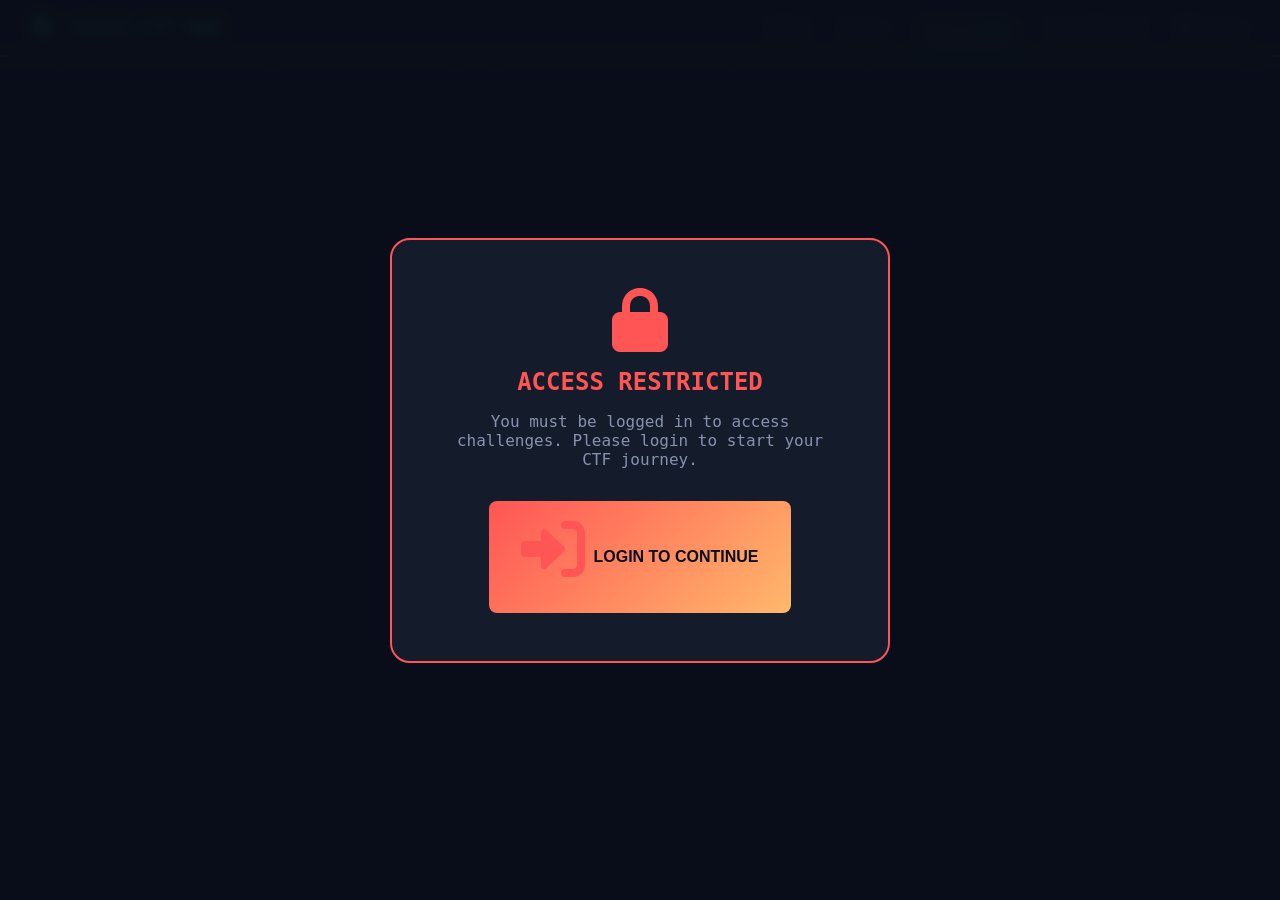
<file: CTF challenge.html>
<!DOCTYPE html>
<html lang="en"> 
<head>
    <meta charset="UTF-8">
    <meta name="viewport" content="width=device-width, initial-scale=1.0">
    <title>Challenges - UTECH CTF HUB</title>
    <link rel="stylesheet" href="https://cdnjs.cloudflare.com/ajax/libs/font-awesome/6.0.0/css/all.min.css">
    <style>
        /* ===== CYBERPUNK THEME ===== */
        
        :root {
            --neon-green: #50fa7b;
            --neon-blue: #3e9eff;
            --neon-cyan: #8be9fd;
            --neon-purple: #bd93f9;
            --neon-yellow: #f1fa8c;
            --neon-red: #ff5555;
            --neon-orange: #ffb86b;
            --neon-pink: #ff79c6;
            --bg-primary: #0a0e1a;
            --bg-secondary: #141b2b;
            --border-color: #2a3550;
            --text-primary: #e0e0e0;
            --text-secondary: #8892b0;
            --glow-green: rgba(80, 250, 123, 0.3);
            --radius-xl: 20px;
            --radius-lg: 14px;
            --radius-md: 10px;
            --radius-sm: 6px;
            --radius-2xl: 40px;
            --spacing-sm: 8px;
            --spacing-md: 16px;
            --spacing-lg: 24px;
            --spacing-xl: 32px;
            --spacing-2xl: 48px;
            --transition-normal: 0.3s ease;
            --transition-fast: 0.15s ease;
            --shadow-lg: 0 10px 30px rgba(0, 0, 0, 0.3);
        }

        * {
            margin: 0;
            padding: 0;
            box-sizing: border-box;
        }

        body {
            background: var(--bg-primary);
            color: var(--text-primary);
            font-family: 'Segoe UI', 'Share Tech Mono', monospace;
            overflow-x: hidden;
        }

        /* Matrix Rain Canvas */
        #matrixCanvas {
            position: fixed;
            top: 0;
            left: 0;
            width: 100%;
            height: 100%;
            z-index: -1;
            opacity: 0.1;
            pointer-events: none;
        }

        /* Navigation */
        .navbar {
            background: rgba(10, 14, 26, 0.95);
            backdrop-filter: blur(10px);
            border-bottom: 2px solid var(--neon-green);
            padding: 1rem 2rem;
            display: flex;
            justify-content: space-between;
            align-items: center;
            flex-wrap: wrap;
            gap: 1rem;
            position: sticky;
            top: 0;
            z-index: 100;
        }

        .logo {
            font-size: 1.2rem;
            font-weight: 700;
            color: var(--neon-green);
            text-shadow: 0 0 10px rgba(80, 250, 123, 0.3);
            cursor: pointer;
        }

        .logo i {
            margin-right: 0.5rem;
        }

        .nav-links {
            display: flex;
            list-style: none;
            gap: 2rem;
            flex-wrap: wrap;
            align-items: center;
        }

        .nav-links a {
            color: var(--text-secondary);
            text-decoration: none;
            font-weight: 500;
            transition: all 0.3s ease;
            position: relative;
            cursor: pointer;
        }

        .nav-links a::before {
            content: '';
            position: absolute;
            bottom: -5px;
            left: 0;
            width: 0;
            height: 2px;
            background: var(--neon-green);
            transition: width 0.3s ease;
        }

        .nav-links a:hover::before,
        .nav-links a.active::before {
            width: 100%;
        }

        .nav-links a:hover, .nav-links a.active {
            color: var(--neon-green);
        }

        /* Logout Button */
        .logout-btn {
            background: rgba(255, 85, 85, 0.15);
            border: 1px solid var(--neon-red);
            color: var(--neon-red);
            padding: 0.4rem 1rem;
            border-radius: 30px;
            cursor: pointer;
            transition: all 0.3s ease;
            display: flex;
            align-items: center;
            gap: 0.5rem;
            font-size: 0.85rem;
            font-weight: 500;
        }

        .logout-btn:hover {
            background: var(--neon-red);
            color: var(--bg-primary);
            box-shadow: 0 0 15px rgba(255, 85, 85, 0.4);
        }

        .user-greeting {
            color: var(--neon-green);
            font-size: 0.85rem;
            margin-right: 0.5rem;
            background: rgba(80, 250, 123, 0.1);
            padding: 0.3rem 1rem;
            border-radius: 30px;
            border: 1px solid rgba(80, 250, 123, 0.3);
        }

        /* Login Required Overlay */
        .login-overlay {
            position: fixed;
            top: 0;
            left: 0;
            width: 100%;
            height: 100%;
            background: rgba(10, 14, 26, 0.95);
            backdrop-filter: blur(8px);
            z-index: 1000;
            display: flex;
            justify-content: center;
            align-items: center;
            flex-direction: column;
            gap: 2rem;
        }

        .login-overlay-content {
            text-align: center;
            padding: 3rem;
            background: var(--bg-secondary);
            border: 2px solid var(--neon-red);
            border-radius: 20px;
            max-width: 500px;
            margin: 2rem;
            animation: pulse 1.5s infinite;
        }

        .login-overlay-content i {
            font-size: 4rem;
            color: var(--neon-red);
            margin-bottom: 1rem;
        }

        .login-overlay-content h2 {
            color: var(--neon-red);
            margin-bottom: 1rem;
        }

        .login-overlay-content p {
            color: var(--text-secondary);
            margin-bottom: 2rem;
        }

        .login-overlay-btn {
            background: linear-gradient(135deg, var(--neon-red), var(--neon-orange));
            border: none;
            color: var(--bg-primary);
            padding: 1rem 2rem;
            border-radius: 8px;
            font-size: 1rem;
            font-weight: 600;
            cursor: pointer;
            text-decoration: none;
            display: inline-flex;
            align-items: center;
            gap: 0.5rem;
        }

        @keyframes pulse {
            0%, 100% { box-shadow: 0 0 0 0 rgba(255, 85, 85, 0.4); }
            50% { box-shadow: 0 0 0 15px rgba(255, 85, 85, 0); }
        }

        /* Protected Content */
        .protected-content {
            display: none;
        }

        .protected-content.visible {
            display: block;
        }

        /* Challenges Container */
        .challenges-container {
            max-width: 1400px;
            margin: 2rem auto;
            padding: 0 2rem;
        }

        .section-header {
            text-align: center;
            margin-bottom: 2rem;
        }

        .section-header h1 {
            font-size: 2rem;
            background: linear-gradient(135deg, var(--neon-green), var(--neon-blue));
            -webkit-background-clip: text;
            background-clip: text;
            color: transparent;
            margin-bottom: 0.5rem;
        }

        .section-header p {
            color: var(--text-secondary);
        }

        /* Filters Section */
        .filters-section {
            background: var(--bg-secondary);
            border: 1px solid var(--border-color);
            border-radius: var(--radius-xl);
            padding: var(--spacing-xl);
            margin-bottom: var(--spacing-xl);
        }

        .filter-grid {
            display: grid;
            grid-template-columns: repeat(auto-fit, minmax(220px, 1fr));
            gap: var(--spacing-lg);
            margin-bottom: var(--spacing-xl);
        }

        .cyber-selector label {
            display: block;
            font-size: 0.7rem;
            text-transform: uppercase;
            letter-spacing: 2px;
            color: var(--neon-blue);
            margin-bottom: var(--spacing-sm);
        }

        .cyber-selector label i {
            margin-right: var(--spacing-sm);
        }

        .cyber-select {
            width: 100%;
            background: var(--bg-primary);
            border: 2px solid var(--border-color);
            color: var(--text-primary);
            padding: 0.8rem 1rem;
            border-radius: var(--radius-md);
            font-size: 0.9rem;
            cursor: pointer;
            transition: all var(--transition-fast);
        }

        .cyber-select:hover {
            border-color: var(--neon-blue);
        }

        .points-slider-container {
            background: var(--bg-primary);
            border: 2px solid var(--border-color);
            border-radius: var(--radius-lg);
            padding: 1.25rem;
        }

        .slider-header {
            display: flex;
            justify-content: space-between;
            margin-bottom: var(--spacing-md);
            flex-wrap: wrap;
            gap: var(--spacing-sm);
        }

        .slider-label {
            font-size: 0.7rem;
            text-transform: uppercase;
            color: var(--neon-pink);
        }

        .points-display {
            display: flex;
            gap: var(--spacing-md);
        }

        .points-value {
            background: rgba(80, 250, 123, 0.1);
            border: 1px solid var(--neon-green);
            padding: 0.25rem 0.75rem;
            border-radius: var(--radius-2xl);
            font-size: 0.9rem;
            color: var(--neon-green);
        }

        .cyber-slider {
            width: 100%;
            height: 6px;
            background: linear-gradient(90deg, var(--neon-green), var(--neon-blue));
            border-radius: 3px;
            outline: none;
            cursor: pointer;
        }

        .cyber-slider::-webkit-slider-thumb {
            -webkit-appearance: none;
            width: 18px;
            height: 18px;
            background: var(--neon-green);
            border-radius: 50%;
            cursor: pointer;
            box-shadow: 0 0 10px var(--neon-green);
        }

        .slider-labels {
            display: flex;
            justify-content: space-between;
            margin-top: var(--spacing-sm);
            font-size: 0.7rem;
            color: var(--text-secondary);
        }

        .active-range {
            display: flex;
            justify-content: space-between;
            align-items: center;
            margin-top: var(--spacing-md);
            padding-top: 0.75rem;
            border-top: 1px dashed var(--border-color);
        }

        .range-badge {
            background: rgba(80, 250, 123, 0.1);
            border: 1px solid var(--neon-green);
            border-radius: var(--radius-2xl);
            padding: 0.3rem 0.8rem;
            font-size: 0.8rem;
        }

        .range-badge i {
            margin-right: 0.3rem;
        }

        .filter-actions {
            display: flex;
            justify-content: flex-end;
            gap: var(--spacing-md);
        }

        .btn {
            background: transparent;
            border: 2px solid var(--neon-blue);
            color: var(--neon-blue);
            padding: 0.6rem 1.2rem;
            border-radius: var(--radius-md);
            font-weight: 600;
            cursor: pointer;
            transition: all var(--transition-fast);
        }

        .btn-primary {
            background: linear-gradient(135deg, var(--neon-green), var(--neon-blue));
            border: none;
            color: var(--bg-primary);
        }

        .btn-primary:hover {
            transform: translateY(-2px);
            box-shadow: 0 0 20px var(--glow-green);
        }

        /* Stats Bar */
        .stats-bar {
            display: flex;
            gap: var(--spacing-md);
            margin-bottom: var(--spacing-xl);
            flex-wrap: wrap;
        }

        .stat-badge {
            background: var(--bg-secondary);
            border: 1px solid var(--border-color);
            border-radius: 30px;
            padding: 0.5rem 1rem;
            display: flex;
            align-items: center;
            gap: var(--spacing-sm);
            font-size: 0.85rem;
        }

        .stat-badge i {
            color: var(--neon-green);
        }

        .stat-badge .count {
            font-weight: 700;
            color: var(--neon-green);
        }

        /* Challenges Grid */
        .challenges-grid {
            display: grid;
            grid-template-columns: repeat(auto-fill, minmax(360px, 1fr));
            gap: var(--spacing-xl);
            margin-bottom: var(--spacing-2xl);
        }

        /* Challenge Card */
        .challenge-card {
            background: var(--bg-secondary);
            border: 1px solid var(--border-color);
            border-radius: var(--radius-xl);
            overflow: hidden;
            transition: all var(--transition-normal);
        }

        .challenge-card:hover {
            transform: translateY(-5px);
            border-color: var(--neon-green);
            box-shadow: 0 10px 30px var(--glow-green);
        }

        .challenge-card.solved {
            border-color: var(--neon-green);
            background: linear-gradient(135deg, var(--bg-secondary), rgba(80, 250, 123, 0.05));
        }

        .challenge-card .card-header {
            background: linear-gradient(135deg, rgba(80, 250, 123, 0.05), rgba(62, 158, 255, 0.05));
            padding: var(--spacing-lg);
            display: flex;
            justify-content: space-between;
            align-items: center;
            border-bottom: 1px solid var(--border-color);
        }

        .difficulty {
            display: inline-block;
            padding: 0.25rem 0.8rem;
            border-radius: var(--radius-2xl);
            font-size: 0.7rem;
            font-weight: 700;
            text-transform: uppercase;
        }

        .difficulty.beginner { background: rgba(80, 250, 123, 0.2); border: 1px solid var(--neon-green); color: var(--neon-green); }
        .difficulty.intermediate { background: rgba(255, 184, 108, 0.2); border: 1px solid var(--neon-orange); color: var(--neon-orange); }
        .difficulty.advanced { background: rgba(255, 85, 85, 0.2); border: 1px solid var(--neon-red); color: var(--neon-red); }

        .challenge-card .points {
            font-family: monospace;
            font-size: 1.2rem;
            font-weight: 700;
            color: var(--neon-green);
        }

        .challenge-card .card-body {
            padding: var(--spacing-lg);
        }

        .challenge-title {
            font-size: 1.2rem;
            font-weight: 600;
            margin-bottom: var(--spacing-sm);
            display: flex;
            align-items: center;
            gap: var(--spacing-sm);
        }

        .challenge-category {
            display: inline-block;
            background: rgba(62, 158, 255, 0.1);
            border: 1px solid var(--neon-blue);
            color: var(--neon-blue);
            padding: 0.2rem 0.8rem;
            border-radius: var(--radius-2xl);
            font-size: 0.7rem;
            margin-bottom: 0.75rem;
        }

        .challenge-description {
            color: var(--text-secondary);
            font-size: 0.9rem;
            line-height: 1.5;
            margin-bottom: var(--spacing-md);
        }

        .challenge-meta {
            display: flex;
            justify-content: space-between;
            padding: 0.75rem 0;
            border-top: 1px dashed var(--border-color);
            border-bottom: 1px dashed var(--border-color);
            margin-bottom: var(--spacing-md);
        }

        .meta-item {
            display: flex;
            align-items: center;
            gap: var(--spacing-sm);
            color: var(--text-secondary);
            font-size: 0.8rem;
        }

        .challenge-card .card-footer {
            display: flex;
            justify-content: space-between;
            align-items: center;
        }

        .challenge-status {
            display: flex;
            align-items: center;
            gap: var(--spacing-sm);
            font-size: 0.75rem;
        }

        .status-solved { color: var(--neon-green); }
        .status-unsolved { color: var(--neon-orange); }

        .btn-view {
            background: transparent;
            border: 2px solid var(--neon-blue);
            color: var(--neon-blue);
            padding: 0.5rem 1rem;
            border-radius: var(--radius-md);
            font-size: 0.75rem;
            font-weight: 600;
            cursor: pointer;
            transition: all var(--transition-normal);
        }

        .btn-view:hover {
            background: var(--neon-blue);
            color: var(--bg-primary);
        }

        /* Modal */
        .modal {
            display: none;
            position: fixed;
            top: 0;
            left: 0;
            width: 100%;
            height: 100%;
            background: rgba(0, 0, 0, 0.95);
            backdrop-filter: blur(8px);
            z-index: 2000;
            justify-content: center;
            align-items: center;
        }

        .modal-content {
            background: var(--bg-secondary);
            border: 2px solid var(--neon-green);
            border-radius: var(--radius-xl);
            width: 90%;
            max-width: 700px;
            max-height: 85vh;
            overflow-y: auto;
            position: relative;
        }

        .close {
            position: absolute;
            top: var(--spacing-md);
            right: var(--spacing-lg);
            font-size: 2rem;
            color: var(--neon-red);
            cursor: pointer;
            z-index: 10;
        }

        .close:hover {
            text-shadow: 0 0 10px var(--neon-red);
        }

        #challengeDetail {
            padding: var(--spacing-xl);
        }

        .detail-header {
            margin-bottom: var(--spacing-lg);
            padding-bottom: var(--spacing-md);
            border-bottom: 2px solid var(--neon-green);
        }

        .detail-title {
            font-size: 1.5rem;
            color: var(--neon-green);
            margin-bottom: var(--spacing-sm);
        }

        .detail-meta {
            display: flex;
            gap: var(--spacing-md);
            flex-wrap: wrap;
        }

        .detail-badge {
            display: inline-block;
            padding: 0.25rem 0.8rem;
            border-radius: var(--radius-2xl);
            font-size: 0.7rem;
            font-weight: 600;
        }

        .detail-scenario {
            background: var(--bg-primary);
            border-left: 4px solid var(--neon-blue);
            padding: var(--spacing-lg);
            margin: var(--spacing-lg) 0;
            border-radius: var(--radius-md);
        }

        .detail-scenario h3 {
            color: var(--neon-blue);
            margin-bottom: var(--spacing-sm);
        }

        .action-buttons {
            display: flex;
            gap: var(--spacing-md);
            margin: var(--spacing-lg) 0;
            flex-wrap: wrap;
        }

        .flag-submission {
            display: flex;
            gap: var(--spacing-md);
            flex: 2;
            flex-wrap: wrap;
        }

        .flag-submission input {
            flex: 1;
            background: var(--bg-primary);
            border: 2px solid var(--border-color);
            color: var(--neon-green);
            padding: var(--spacing-md);
            border-radius: var(--radius-md);
            font-family: monospace;
            font-size: 1rem;
        }

        .flag-submission input:focus {
            border-color: var(--neon-green);
            outline: none;
        }

        .flag-submission button {
            background: transparent;
            border: 2px solid var(--neon-green);
            color: var(--neon-green);
            padding: 0 var(--spacing-xl);
            border-radius: var(--radius-md);
            font-weight: 600;
            cursor: pointer;
        }

        .flag-submission button:hover {
            background: var(--neon-green);
            color: var(--bg-primary);
        }

        .reveal-btn {
            background: transparent;
            border: 2px solid var(--neon-orange);
            color: var(--neon-orange);
            padding: 0 var(--spacing-lg);
            border-radius: var(--radius-md);
            font-weight: 600;
            cursor: pointer;
        }

        .reveal-btn:hover:not(:disabled) {
            background: var(--neon-orange);
            color: var(--bg-primary);
        }

        .reveal-btn:disabled {
            opacity: 0.5;
            cursor: not-allowed;
        }

        .hint-section {
            background: rgba(255, 184, 108, 0.1);
            border: 1px solid var(--neon-orange);
            border-radius: var(--radius-md);
            padding: var(--spacing-md);
            margin: var(--spacing-md) 0;
        }

        .hint-btn {
            background: transparent;
            border: 1px solid var(--neon-orange);
            color: var(--neon-orange);
            padding: 0.5rem 1rem;
            border-radius: var(--radius-md);
            cursor: pointer;
        }

        .hint-btn:hover {
            background: var(--neon-orange);
            color: var(--bg-primary);
        }

        .hint-text {
            margin-top: var(--spacing-md);
            padding: 0.75rem;
            background: rgba(255, 184, 108, 0.05);
            border-radius: var(--radius-md);
            color: var(--neon-orange);
            border-left: 3px solid var(--neon-orange);
        }

        .what-learned {
            background: rgba(80, 250, 123, 0.05);
            border-left: 4px solid var(--neon-green);
            padding: var(--spacing-md);
            margin-top: var(--spacing-lg);
            border-radius: var(--radius-md);
        }

        .what-learned h3 {
            color: var(--neon-green);
            margin-bottom: var(--spacing-sm);
        }

        .penalty-warning {
            font-size: 0.7rem;
            color: var(--neon-orange);
            margin-top: var(--spacing-sm);
            display: flex;
            align-items: center;
            gap: 0.3rem;
        }

        .revealed-flag {
            background: rgba(80, 250, 123, 0.1);
            border: 1px solid var(--neon-green);
            border-radius: var(--radius-md);
            padding: var(--spacing-md);
            margin: var(--spacing-sm) 0;
        }

        .hidden {
            display: none;
        }

        .no-results {
            text-align: center;
            padding: 4rem;
            color: var(--text-secondary);
            grid-column: 1 / -1;
        }

        .toast {
            position: fixed;
            bottom: 20px;
            right: 20px;
            background: var(--bg-secondary);
            border: 1px solid var(--neon-green);
            color: var(--neon-green);
            padding: 12px 20px;
            border-radius: 8px;
            z-index: 10001;
            animation: slideInRight 0.3s ease;
        }

        @keyframes slideInRight {
            from {
                opacity: 0;
                transform: translateX(100px);
            }
            to {
                opacity: 1;
                transform: translateX(0);
            }
        }

        @media (max-width: 768px) {
            .challenges-container { padding: 0 var(--spacing-md); }
            .filter-grid { grid-template-columns: 1fr; }
            .challenges-grid { grid-template-columns: 1fr; }
            .action-buttons { flex-direction: column; }
            .flag-submission { flex-direction: column; }
            .modal-content { width: 95%; }
            #challengeDetail { padding: var(--spacing-md); }
            .navbar { flex-direction: column; text-align: center; }
            .nav-links { justify-content: center; }
        }

        @keyframes particleFloat {
            0% { transform: translateY(0) scale(1); opacity: 1; }
            100% { transform: translateY(-100px) scale(0); opacity: 0; }
        }
    </style>
</head>
<body>

    <canvas id="matrixCanvas"></canvas>

    <nav class="navbar">
        <div class="logo" onclick="navigateTo('homepage.html')">
            <i class="fas fa-shield-alt"></i> UTECH CTF HUB
        </div>
        <ul class="nav-links">
            <li><a onclick="navigateTo('homepage.html')">Home</a></li>
            <li><a onclick="navigateTo('CTF learning material.html')">Learn</a></li>
            <li><a class="active">Challenges</a></li>
            <li><a onclick="navigateTo('CTF scoreboard.html')">Scoreboard</a></li>
            <li id="authContainer" style="display: flex; align-items: center; gap: 0.8rem;"></li>
        </ul>
    </nav>

    <!-- Login Required Overlay -->
    <div id="loginOverlay" class="login-overlay">
        <div class="login-overlay-content">
            <i class="fas fa-lock"></i>
            <h2>ACCESS RESTRICTED</h2>
            <p>You must be logged in to access challenges. Please login to start your CTF journey.</p>
            <button class="login-overlay-btn" onclick="navigateTo('login.html')">
                <i class="fas fa-sign-in-alt"></i> LOGIN TO CONTINUE
            </button>
        </div>
    </div>

    <!-- Protected Content -->
    <div id="protectedContent" class="protected-content">
        <main class="challenges-container">
            <div class="section-header">
                <h1><i class="fas fa-flag"></i> Challenges Dashboard</h1>
                <p>Test your skills with hands-on cybersecurity challenges</p>
            </div>

            <div class="stats-bar">
                <div class="stat-badge">
                    <i class="fas fa-database"></i>
                    <span>Total: <span class="count" id="totalCount">18</span></span>
                </div>
                <div class="stat-badge">
                    <i class="fas fa-check-circle"></i>
                    <span>Completed: <span class="count" id="completedCount">0</span></span>
                </div>
                <div class="stat-badge">
                    <i class="fas fa-trophy"></i>
                    <span>Points: <span class="count" id="pointsEarned">0</span></span>
                </div>
            </div>

            <div class="filters-section">
                <div class="filter-grid">
                    <div class="cyber-selector">
                        <label><i class="fas fa-tag"></i> CATEGORY</label>
                        <select id="categoryFilter" class="cyber-select">
                            <option value="all">ALL CATEGORIES</option>
                            <option value="web">WEB SECURITY</option>
                            <option value="crypto">CRYPTOGRAPHY</option>
                            <option value="network">NETWORK</option>
                            <option value="reversing">REVERSE ENGINEERING</option>
                            <option value="binary">BINARY EXPLOITATION</option>
                        </select>
                    </div>

                    <div class="cyber-selector">
                        <label><i class="fas fa-chart-line"></i> DIFFICULTY</label>
                        <select id="difficultyFilter" class="cyber-select">
                            <option value="all">ALL LEVELS</option>
                            <option value="Beginner">BEGINNER</option>
                            <option value="Intermediate">INTERMEDIATE</option>
                            <option value="Advanced">ADVANCED</option>
                        </select>
                    </div>

                    <div class="points-slider-container">
                        <div class="slider-header">
                            <span class="slider-label"><i class="fas fa-bolt"></i> POINTS FILTER</span>
                            <div class="points-display">
                                <div class="points-value"><span>MIN</span> 0</div>
                                <div class="points-value" id="maxPointsDisplay"><span>MAX</span> 500</div>
                            </div>
                        </div>
                        <input type="range" id="pointsRange" class="cyber-slider" min="0" max="500" value="500" step="10">
                        <div class="slider-labels">
                            <span>0</span><span>100</span><span>200</span><span>300</span><span>400</span><span>500</span>
                        </div>
                        <div class="active-range">
                            <div class="range-badge"><i class="fas fa-filter"></i> ACTIVE RANGE</div>
                            <div class="range-badge"><i class="fas fa-bolt"></i> <span id="activeRangeValue">0 - 500</span></div>
                        </div>
                    </div>
                </div>
                <div class="filter-actions">
                    <button class="btn" style="border-color: var(--neon-red); color: var(--neon-red);" onclick="showResetConfirm()"><i class="fas fa-undo-alt"></i> RESET ALL PROGRESS</button>
                    <button class="btn btn-primary" onclick="applyFilters()"><i class="fas fa-filter"></i> APPLY FILTERS</button>
                </div>
            </div>

            <div class="challenges-grid" id="challengesGrid"></div>
        </main>
    </div>

    <div id="challengeModal" class="modal">
        <div class="modal-content">
            <span class="close" onclick="closeModal()">&times;</span>
            <div id="challengeDetail"></div>
        </div>
    </div>

    <div id="resetConfirmModal" class="reset-confirm-modal" style="display:none; position:fixed; top:0; left:0; width:100%; height:100%; background:rgba(0,0,0,0.95); backdrop-filter:blur(8px); z-index:3000; justify-content:center; align-items:center;">
        <div style="background: var(--bg-secondary); border: 2px solid var(--neon-red); border-radius: 20px; padding: 2rem; max-width: 400px; text-align: center;">
            <h3 style="color: var(--neon-red); margin-bottom: 1rem;"><i class="fas fa-exclamation-triangle"></i> RESET ALL PROGRESS</h3>
            <p style="color: var(--text-secondary); margin-bottom: 1.5rem;">This will reset your score, completed challenges, and revealed flags. This action cannot be undone!</p>
            <div style="display: flex; gap: 1rem; justify-content: center;">
                <button class="btn-cancel" style="background:transparent; border:2px solid var(--neon-blue); color:var(--neon-blue); padding:0.5rem 1.5rem; border-radius:8px; cursor:pointer;" onclick="closeResetModal()">CANCEL</button>
                <button class="btn-confirm" style="background:var(--neon-red); border:none; color:white; padding:0.5rem 1.5rem; border-radius:8px; cursor:pointer;" onclick="resetAllProgress()">RESET EVERYTHING</button>
            </div>
        </div>
    </div>

    <script>
        // ========== MATRIX RAIN ==========
        const canvas = document.getElementById('matrixCanvas');
        const ctx = canvas.getContext('2d');
        function resizeCanvas() { canvas.width = window.innerWidth; canvas.height = window.innerHeight; }
        resizeCanvas();
        window.addEventListener('resize', resizeCanvas);
        const chars = "ABCDEFGHIJKLMNOPQRSTUVWXYZ123456789@#$%^&*";
        let drops = [];
        function initDrops() { drops = []; for(let i=0; i<canvas.width/14; i++) drops[i]=Math.random()*canvas.height; }
        initDrops();
        function drawMatrix() {
            if(!ctx) return;
            ctx.fillStyle = 'rgba(10,10,10,0.04)';
            ctx.fillRect(0,0,canvas.width,canvas.height);
            ctx.fillStyle = '#50fa7b';
            ctx.font = '14px monospace';
            for(let i=0;i<drops.length;i++) {
                ctx.fillText(chars[Math.floor(Math.random()*chars.length)], i*14, drops[i]*14);
                if(drops[i]*14 > canvas.height && Math.random()>0.975) drops[i]=0;
                drops[i]++;
            }
        }
        setInterval(drawMatrix,35);
        window.addEventListener('resize',()=>{ resizeCanvas(); initDrops(); });

        // ========== DATABASE CONFIGURATION ==========
        const DB_KEYS = {
            USERS: 'ctf_users',
            SUBMISSIONS: 'ctf_db_submissions',
            CHALLENGES: 'ctf_db_challenges',
            USER_POINTS: 'ctf_user_points'
        };

        // ========== AUTH STATE MANAGEMENT ==========
        function getCurrentUser() {
            const user = localStorage.getItem('user') || sessionStorage.getItem('user');
            if(user) {
                try { return JSON.parse(user); } catch(e) { return null; }
            }
            return null;
        }

        function logout() {
            localStorage.removeItem('user');
            sessionStorage.removeItem('user');
            showToast('🔐 You have been logged out!', true);
            setTimeout(() => { window.location.href = 'login.html'; }, 1000);
        }

        function isLoggedIn() {
            return getCurrentUser() !== null;
        }

        function navigateTo(page) {
            window.location.href = page;
        }

        function showToast(message, isError = false) {
            const toast = document.createElement('div');
            toast.className = 'toast';
            toast.style.borderColor = isError ? 'var(--neon-red)' : 'var(--neon-green)';
            toast.style.color = isError ? 'var(--neon-red)' : 'var(--neon-green)';
            toast.innerHTML = `<i class="fas ${isError ? 'fa-exclamation-triangle' : 'fa-check-circle'}"></i> ${message}`;
            document.body.appendChild(toast);
            setTimeout(() => toast.remove(), 3000);
        }

        function updateAuthUI() {
            const authContainer = document.getElementById('authContainer');
            const loginOverlay = document.getElementById('loginOverlay');
            const protectedContent = document.getElementById('protectedContent');
            
            if(!authContainer) return;
            const user = getCurrentUser();
            const loggedIn = !!user;
            
            if(loggedIn && user.username) {
                authContainer.innerHTML = `
                    <span class="user-greeting"><i class="fas fa-user-astronaut"></i> ${user.username}</span>
                    <button class="logout-btn" onclick="logout()"><i class="fas fa-sign-out-alt"></i> LOGOUT</button>
                `;
                if(loginOverlay) loginOverlay.style.display = 'none';
                if(protectedContent) protectedContent.classList.add('visible');
                
                // Initialize challenges after login
                if(typeof initChallenges === 'function') initChallenges();
            } else {
                authContainer.innerHTML = `<a href="login.html" style="display:flex; align-items:center; gap:0.5rem;"><i class="fas fa-sign-in-alt"></i> Login</a>`;
                if(loginOverlay) loginOverlay.style.display = 'flex';
                if(protectedContent) protectedContent.classList.remove('visible');
            }
        }

        // ========== CHALLENGES DATABASE ==========
        const challenges = [
            { id: 1, title: "SQL Injection: Login Bypass", category: "web", difficulty: "Beginner", points: 100, solves: 145, description: "Bypass the login form using SQL injection.", scenario: "Login form with query: SELECT * FROM users WHERE username='[input]' AND password='[input]'", flag: "flag{sqli_auth_bypass_master_2024}", hint: "Try using ' OR '1'='1' --", whatLearned: "SQL injection occurs when unsanitized input is inserted into SQL queries." },
            { id: 2, title: "Base64 Decoder", category: "crypto", difficulty: "Beginner", points: 75, solves: 234, description: "Decode the hidden message.", scenario: "You found: ZmxhZ3tiNHNlNjRfMXNfZTFzNl9kM2MwbDNfY3I0Y2sxfQ==", flag: "flag{b4se64_1s_e1s6_d3c0l3_cr4ck1}", hint: "Base64 decoding: echo 'string' | base64 -d", whatLearned: "Base64 is encoding, not encryption." },
            { id: 3, title: "ROT13 Cipher", category: "crypto", difficulty: "Beginner", points: 50, solves: 312, description: "Decode the ROT13 message.", scenario: "You intercepted: synt{ebg13_vf_nyjnlf_grzcnepbhy_ohg_abg_frpher}", flag: "flag{rot13_is_always_temporary_but_not_secure}", hint: "ROT13 shifts letters by 13 positions.", whatLearned: "ROT13 is a simple substitution cipher." },
            { id: 4, title: "Port Scanner Detection", category: "network", difficulty: "Beginner", points: 100, solves: 98, description: "Identify open port and service.", scenario: "PCAP shows repeated SYN packets to port 22.", flag: "flag{ssh_scan_detected_22_tcp}", hint: "Port 22 is for SSH", whatLearned: "SYN scans detect open ports." },
            { id: 5, title: "Phishing Detection", category: "web", difficulty: "Beginner", points: 75, solves: 189, description: "Identify phishing red flags.", scenario: "Email from: support@paypa1.com", flag: "flag{phish_detected_domain_spoofing_urgency}", hint: "Look at the sender domain", whatLearned: "Phishing emails use spoofed domains." },
            { id: 6, title: "String Extraction", category: "reversing", difficulty: "Beginner", points: 100, solves: 67, description: "Find hidden flag in binary.", scenario: "Binary contains hidden flag.", flag: "flag{strings_are_your_best_friend}", hint: "Try: strings filename | grep flag", whatLearned: "strings reveals hardcoded strings." },
            { id: 7, title: "Union-Based SQL Injection", category: "web", difficulty: "Intermediate", points: 200, solves: 78, description: "Extract database information.", scenario: "URL parameter 'id' is vulnerable.", flag: "flag{union_select_master}", hint: "Use UNION SELECT username,password FROM users", whatLearned: "UNION injection extracts data." },
            { id: 8, title: "XSS: Cookie Stealer", category: "web", difficulty: "Intermediate", points: 200, solves: 56, description: "Steal session cookies.", scenario: "Comment section is vulnerable.", flag: "flag{xss_cookie_stealer}", hint: "Use script tag with document.cookie", whatLearned: "XSS can steal cookies." },
            { id: 9, title: "Vigenère Cipher", category: "crypto", difficulty: "Intermediate", points: 175, solves: 45, description: "Decrypt Vigenère cipher.", scenario: "Encrypted with key 'CYBER'", flag: "flag{vigenere_cipher}", hint: "Subtract key shifts from each letter", whatLearned: "Vigenère uses repeating key." },
            { id: 10, title: "PCAP Extraction", category: "network", difficulty: "Intermediate", points: 250, solves: 34, description: "Extract file from PCAP.", scenario: "HTTP transfer in network trace.", flag: "flag{pcap_extraction}", hint: "Wireshark: Export Objects", whatLearned: "PCAPs reconstruct files." },
            { id: 11, title: "Crackme", category: "reversing", difficulty: "Intermediate", points: 225, solves: 42, description: "Find correct password.", scenario: "Binary asks for password.", flag: "flag{crackme_success}", hint: "Look for CMP instruction, 0x539 = 1337", whatLearned: "Assembly reveals passwords." },
            { id: 12, title: "IDOR Vulnerability", category: "web", difficulty: "Intermediate", points: 150, solves: 89, description: "Access another user's profile.", scenario: "Profile at /profile?id=42", flag: "flag{idor_vulnerability}", hint: "Try changing ID to 1", whatLearned: "IDOR is broken access control." },
            { id: 13, title: "Blind SQL Injection", category: "web", difficulty: "Advanced", points: 350, solves: 23, description: "Extract data via boolean responses.", scenario: "True/False responses only.", flag: "flag{blind_sqli}", hint: "Use ASCII and SUBSTRING", whatLearned: "Blind SQL extracts bit by bit." },
            { id: 14, title: "RSA Small Exponent", category: "crypto", difficulty: "Advanced", points: 400, solves: 18, description: "Decrypt RSA with e=3.", scenario: "Short message, small exponent.", flag: "flag{rsa_small_e}", hint: "Take cube root of ciphertext", whatLearned: "Small exponents are vulnerable." },
            { id: 15, title: "Buffer Overflow", category: "binary", difficulty: "Advanced", points: 450, solves: 12, description: "Exploit buffer overflow.", scenario: "Program uses gets()", flag: "flag{buffer_overflow}", hint: "Find offset to EIP", whatLearned: "Overflow redirects execution." },
            { id: 16, title: "SSRF Metadata", category: "web", difficulty: "Advanced", points: 500, solves: 8, description: "Steal cloud metadata.", scenario: "Server fetches user URLs.", flag: "flag{ssrf_metadata}", hint: "Try 169.254.169.254", whatLearned: "SSRF leaks cloud credentials." },
            { id: 17, title: "Format String", category: "binary", difficulty: "Advanced", points: 475, solves: 9, description: "Leak memory with format string.", scenario: "printf(user_input)", flag: "flag{format_string}", hint: "Use %p to leak stack", whatLearned: "Format strings leak memory." },
            { id: 18, title: "Golden Ticket", category: "network", difficulty: "Advanced", points: 500, solves: 5, description: "Forge Kerberos ticket.", scenario: "You have krbtgt hash.", flag: "flag{golden_ticket}", hint: "Use Mimikatz kerberos::golden", whatLearned: "Golden tickets grant domain admin." }
        ];

        // ========== PROGRESS TRACKING ==========
        let solvedChallenges = [];
        let userPoints = 0;
        let revealedFlags = [];

        function loadUserProgress() {
            const currentUser = getCurrentUser();
            if (!currentUser) return;
            
            const username = currentUser.username;
            
            // Load solved challenges from submissions
            const submissions = JSON.parse(localStorage.getItem(DB_KEYS.SUBMISSIONS) || '[]');
            const userSubmissions = submissions.filter(s => s.userName === username && s.correct === true);
            
            solvedChallenges = userSubmissions.map(s => s.challengeId);
            
            // Calculate total points
            userPoints = userSubmissions.reduce((sum, s) => sum + (s.points || 0), 0);
            
            // Load revealed flags
            revealedFlags = JSON.parse(localStorage.getItem(`revealed_flags_${username}`) || '[]');
            
            // Update localStorage for compatibility
            localStorage.setItem("solvedChallenges", JSON.stringify(solvedChallenges));
            localStorage.setItem("userPoints", userPoints);
            localStorage.setItem("revealedFlags", JSON.stringify(revealedFlags));
        }

        function saveUserProgress() {
            const currentUser = getCurrentUser();
            if (!currentUser) return;
            
            const username = currentUser.username;
            
            // Save revealed flags
            localStorage.setItem(`revealed_flags_${username}`, JSON.stringify(revealedFlags));
            
            // Save solved challenges (already saved via submissions)
            localStorage.setItem("solvedChallenges", JSON.stringify(solvedChallenges));
            localStorage.setItem("userPoints", userPoints);
            localStorage.setItem("revealedFlags", JSON.stringify(revealedFlags));
        }

        // ========== ACTIVITY TRACKING FUNCTIONS ==========
        function recordChallengeCompletion(username, challengeId, challengeTitle, pointsEarned, flagSubmitted) {
            const currentUser = getCurrentUser();
            if (!currentUser) return false;
            
            // Get existing submissions
            let submissions = JSON.parse(localStorage.getItem(DB_KEYS.SUBMISSIONS) || '[]');
            
            // Check if already solved
            const alreadySolved = submissions.some(s => 
                s.userName === username && 
                s.challengeId === challengeId && 
                s.correct === true
            );
            
            if (alreadySolved) {
                showToast('Challenge already solved!', true);
                return false;
            }
            
            // Create submission record
            const submission = {
                id: Date.now(),
                userId: currentUser.id || Date.now(),
                userName: username,
                challengeId: challengeId,
                challenge: challengeTitle,
                points: pointsEarned,
                correct: true,
                flag: flagSubmitted,
                time: new Date().toISOString(),
                timestamp: Date.now()
            };
            
            submissions.push(submission);
            localStorage.setItem(DB_KEYS.SUBMISSIONS, JSON.stringify(submissions));
            
            // Update user points
            updateUserPoints(username, pointsEarned, challengeId);
            
            // Update user stats
            updateUserStats(username, pointsEarned);
            
            // Update local progress
            solvedChallenges.push(challengeId);
            userPoints += pointsEarned;
            saveUserProgress();
            
            // Trigger storage event for other tabs
            window.dispatchEvent(new Event('storage'));
            
            showToast(`+${pointsEarned} points earned!`, false);
            return true;
        }

        function updateUserPoints(username, points, challengeId) {
            let pointsData = JSON.parse(localStorage.getItem(DB_KEYS.USER_POINTS) || '{}');
            
            if (!pointsData[username]) {
                pointsData[username] = {
                    total: 0,
                    challenges: {},
                    quizzes: {},
                    puzzles: {},
                    lastUpdated: Date.now()
                };
            }
            
            // Check if already earned points for this challenge
            if (pointsData[username].challenges[challengeId]) {
                return false;
            }
            
            // Add points
            pointsData[username].total += points;
            pointsData[username].challenges[challengeId] = {
                points: points,
                completedAt: Date.now()
            };
            pointsData[username].lastUpdated = Date.now();
            
            localStorage.setItem(DB_KEYS.USER_POINTS, JSON.stringify(pointsData));
            return true;
        }

        function updateUserStats(username, pointsEarned) {
            const users = JSON.parse(localStorage.getItem(DB_KEYS.USERS) || '{}');
            
            if (users[username]) {
                users[username].points = (users[username].points || 0) + pointsEarned;
                users[username].solves = (users[username].solves || 0) + 1;
                users[username].lastActivity = Date.now();
                
                localStorage.setItem(DB_KEYS.USERS, JSON.stringify(users));
                
                // Update current session
                const currentSession = sessionStorage.getItem('user') || localStorage.getItem('user');
                if (currentSession) {
                    const sessionUser = JSON.parse(currentSession);
                    if (sessionUser.username === username) {
                        sessionUser.points = users[username].points;
                        sessionUser.solves = users[username].solves;
                        if (sessionStorage.getItem('user')) {
                            sessionStorage.setItem('user', JSON.stringify(sessionUser));
                        } else {
                            localStorage.setItem('user', JSON.stringify(sessionUser));
                        }
                    }
                }
            }
        }

        function updateSliderDisplay() {
            var slider = document.getElementById("pointsRange");
            if (!slider) return;
            var maxPoints = parseInt(slider.value);
            var maxDisplay = document.getElementById("maxPointsDisplay");
            var activeRange = document.getElementById("activeRangeValue");
            if (maxDisplay) maxDisplay.innerHTML = "<span>MAX</span> " + maxPoints;
            if (activeRange) activeRange.innerHTML = "0 - " + maxPoints;
        }

        function showResetConfirm() {
            document.getElementById("resetConfirmModal").style.display = "flex";
        }

        function closeResetModal() {
            document.getElementById("resetConfirmModal").style.display = "none";
        }

        function resetAllProgress() {
            const currentUser = getCurrentUser();
            if (!currentUser) return;
            
            const username = currentUser.username;
            
            // Clear submissions for this user
            let submissions = JSON.parse(localStorage.getItem(DB_KEYS.SUBMISSIONS) || '[]');
            submissions = submissions.filter(s => s.userName !== username);
            localStorage.setItem(DB_KEYS.SUBMISSIONS, JSON.stringify(submissions));
            
            // Clear user points
            let pointsData = JSON.parse(localStorage.getItem(DB_KEYS.USER_POINTS) || '{}');
            if (pointsData[username]) {
                delete pointsData[username];
                localStorage.setItem(DB_KEYS.USER_POINTS, JSON.stringify(pointsData));
            }
            
            // Update user stats in users database
            const users = JSON.parse(localStorage.getItem(DB_KEYS.USERS) || '{}');
            if (users[username]) {
                users[username].points = 0;
                users[username].solves = 0;
                localStorage.setItem(DB_KEYS.USERS, JSON.stringify(users));
            }
            
            // Reset local progress
            solvedChallenges = [];
            userPoints = 0;
            revealedFlags = [];
            saveUserProgress();
            
            // Reset filters
            document.getElementById("categoryFilter").value = "all";
            document.getElementById("difficultyFilter").value = "all";
            document.getElementById("pointsRange").value = 500;
            updateSliderDisplay();
            
            renderChallenges(getFilteredChallenges());
            closeResetModal();
            updateStats();
            showToast("All progress has been reset!", false);
        }

        function renderChallenges(filtered) {
            var grid = document.getElementById("challengesGrid");
            if (!grid) return;
            if (!filtered || filtered.length === 0) {
                grid.innerHTML = '<div class="no-results"><i class="fas fa-search"></i><h3>No challenges found</h3><p>Try adjusting your filters</p></div>';
                return;
            }
            var html = "";
            for (var i = 0; i < filtered.length; i++) {
                var c = filtered[i];
                var isSolved = solvedChallenges.indexOf(c.id) !== -1;
                var solvedClass = isSolved ? "solved" : "";
                var statusIcon = isSolved ? "fa-check-circle" : "fa-circle";
                var statusText = isSolved ? "COMPLETED" : "PENDING";
                var statusClass = isSolved ? "status-solved" : "status-unsolved";
                html += '<div class="challenge-card ' + solvedClass + '">';
                html += '<div class="card-header">';
                html += '<span class="difficulty ' + c.difficulty.toLowerCase() + '">' + c.difficulty + '</span>';
                html += '<span class="points"><i class="fas fa-bolt"></i> ' + c.points + ' pts</span>';
                html += '</div><div class="card-body">';
                html += '<h3 class="challenge-title"><i class="fas fa-flag"></i> ' + c.title + '</h3>';
                html += '<span class="challenge-category">' + c.category.toUpperCase() + '</span>';
                html += '<p class="challenge-description">' + c.description + '</p>';
                html += '<div class="challenge-meta">';
                html += '<div class="meta-item"><i class="fas fa-users"></i><span>' + c.solves + ' solves</span></div>';
                html += '<div class="meta-item"><i class="fas fa-star"></i><span>' + c.points + ' points</span></div>';
                html += '</div><div class="card-footer">';
                html += '<div class="challenge-status"><i class="fas ' + statusIcon + '"></i><span class="' + statusClass + '">' + statusText + '</span></div>';
                html += '<button class="btn-view" onclick="openChallenge(' + c.id + ')"><i class="fas fa-terminal"></i> VIEW CHALLENGE</button>';
                html += '</div></div></div>';
            }
            grid.innerHTML = html;
            updateStats();
        }

        function getFilteredChallenges() {
            var category = document.getElementById("categoryFilter") ? document.getElementById("categoryFilter").value : "all";
            var difficulty = document.getElementById("difficultyFilter") ? document.getElementById("difficultyFilter").value : "all";
            var maxPoints = document.getElementById("pointsRange") ? parseInt(document.getElementById("pointsRange").value) : 500;
            var result = [];
            for (var i = 0; i < challenges.length; i++) {
                var c = challenges[i];
                if (category !== "all" && c.category !== category) continue;
                if (difficulty !== "all" && c.difficulty !== difficulty) continue;
                if (c.points > maxPoints) continue;
                result.push(c);
            }
            return result;
        }

        function applyFilters() {
            renderChallenges(getFilteredChallenges());
        }

        function updateStats() {
            document.getElementById("totalCount").textContent = challenges.length;
            document.getElementById("completedCount").textContent = solvedChallenges.length;
            document.getElementById("pointsEarned").textContent = userPoints;
        }

        function openChallenge(id) {
            var challenge = challenges.find(c => c.id === id);
            if (!challenge) return;
            var modal = document.getElementById("challengeModal");
            var detailDiv = document.getElementById("challengeDetail");
            if (!modal || !detailDiv) return;
            
            var isSolved = solvedChallenges.indexOf(id) !== -1;
            var isRevealed = revealedFlags.indexOf(id) !== -1;
            
            var revealedHtml = "";
            if (isRevealed && !isSolved) {
                revealedHtml = '<div class="revealed-flag"><i class="fas fa-flag"></i> <strong>FLAG:</strong> ' + challenge.flag + '</div>';
            }
            
            var revealButtonHtml = "";
            if (!isSolved) {
                var disabledAttr = isRevealed ? 'disabled' : '';
                revealButtonHtml = '<button class="reveal-btn" onclick="revealFlag(' + challenge.id + ')" ' + disabledAttr + '><i class="fas fa-eye"></i> REVEAL FLAG (-10 pts)</button>';
            }
            
            var penaltyHtml = "";
            if (!isSolved && !isRevealed) {
                penaltyHtml = '<div class="penalty-warning"><i class="fas fa-exclamation-triangle"></i> Using "Reveal Flag" will deduct 10 points from your total score.</div>';
            }
            
            detailDiv.innerHTML = 
                '<div class="detail-header">' +
                    '<h2 class="detail-title"><i class="fas fa-flag"></i> ' + challenge.title + '</h2>' +
                    '<div class="detail-meta">' +
                        '<span class="detail-badge" style="background:rgba(80,250,123,0.1);color:#50fa7b;">' + challenge.difficulty + '</span>' +
                        '<span class="detail-badge" style="background:rgba(62,158,255,0.1);color:#3e9eff;">' + challenge.category.toUpperCase() + '</span>' +
                        '<span class="detail-badge" style="background:rgba(255,184,108,0.1);color:#ffb86b;">' + challenge.points + ' pts</span>' +
                    '</div>' +
                '</div>' +
                '<div class="detail-scenario">' +
                    '<h3><i class="fas fa-terminal"></i> Scenario</h3>' +
                    '<p>' + challenge.scenario + '</p>' +
                '</div>' +
                '<div class="action-buttons">' +
                    '<div class="flag-submission">' +
                        '<input type="text" id="flagInput" placeholder="Enter flag: flag{...}">' +
                        '<button onclick="submitFlag(' + challenge.id + ')">SUBMIT</button>' +
                    '</div>' +
                    revealButtonHtml +
                '</div>' +
                revealedHtml +
                '<div class="hint-section">' +
                    '<button class="hint-btn" onclick="showHint(' + challenge.id + ')"><i class="fas fa-lightbulb"></i> GET HINT</button>' +
                    '<div id="hint-' + challenge.id + '" class="hint-text hidden">' + challenge.hint + '</div>' +
                '</div>' +
                '<div class="what-learned">' +
                    '<h3><i class="fas fa-graduation-cap"></i> What You\'ll Learn</h3>' +
                    '<p>' + challenge.whatLearned + '</p>' +
                '</div>' +
                penaltyHtml;
            modal.style.display = "flex";
        }

        function revealFlag(id) {
            var challenge = challenges.find(c => c.id === id);
            if (!challenge) return;
            
            if (solvedChallenges.indexOf(id) !== -1) {
                showToast("Challenge already solved!", true);
                return;
            }
            
            if (revealedFlags.indexOf(id) !== -1) {
                showToast("Flag already revealed for this challenge!", true);
                return;
            }
            
            userPoints = Math.max(0, userPoints - 10);
            revealedFlags.push(id);
            saveUserProgress();
            
            updateStats();
            openChallenge(id);
            showToast("⚠️ 10 points deducted. The flag has been revealed.", true);
        }

        function submitFlag(id) {
            var challenge = challenges.find(c => c.id === id);
            var flagInput = document.getElementById("flagInput");
            if (!challenge || !flagInput) return;
            
            if (flagInput.value.trim().toLowerCase() === challenge.flag.toLowerCase()) {
                if (solvedChallenges.indexOf(id) === -1) {
                    const currentUser = getCurrentUser();
                    if (currentUser) {
                        recordChallengeCompletion(
                            currentUser.username,
                            challenge.id,
                            challenge.title,
                            challenge.points,
                            flagInput.value.trim()
                        );
                        
                        celebrateSuccess();
                        closeModal();
                        applyFilters();
                        updateStats();
                    }
                } else {
                    showToast("Challenge already completed!", true);
                }
            } else {
                showToast("✗ Incorrect flag. Try again!", true);
            }
        }

        function showHint(id) {
            var hintDiv = document.getElementById("hint-" + id);
            if (hintDiv) hintDiv.classList.remove("hidden");
        }

        function celebrateSuccess() {
            for (var i = 0; i < 30; i++) {
                var particle = document.createElement("div");
                particle.style.position = "fixed";
                particle.style.width = (Math.random() * 8 + 2) + "px";
                particle.style.height = particle.style.width;
                particle.style.background = "radial-gradient(circle, #50fa7b, transparent)";
                particle.style.left = Math.random() * window.innerWidth + "px";
                particle.style.top = Math.random() * window.innerHeight + "px";
                particle.style.pointerEvents = "none";
                particle.style.zIndex = "9999";
                particle.style.animation = "particleFloat 1s ease-out forwards";
                document.body.appendChild(particle);
                setTimeout(function(p) { return function() { p.remove(); }; }(particle), 1000);
            }
        }

        function closeModal() {
            var modal = document.getElementById("challengeModal");
            if (modal) modal.style.display = "none";
        }

        function initChallenges() {
            loadUserProgress();
            var slider = document.getElementById("pointsRange");
            if (slider) slider.addEventListener("input", updateSliderDisplay);
            updateSliderDisplay();
            renderChallenges(challenges);
            updateStats();
        }

        // Listen for storage events from other tabs
        window.addEventListener('storage', function(e) {
            if (e.key === DB_KEYS.SUBMISSIONS || e.key === DB_KEYS.USER_POINTS) {
                loadUserProgress();
                renderChallenges(getFilteredChallenges());
                updateStats();
            }
        });

        // Initialize on DOM load
        document.addEventListener("DOMContentLoaded", function() {
            updateAuthUI();
        });
    </script>
</body>
</html>
</file>
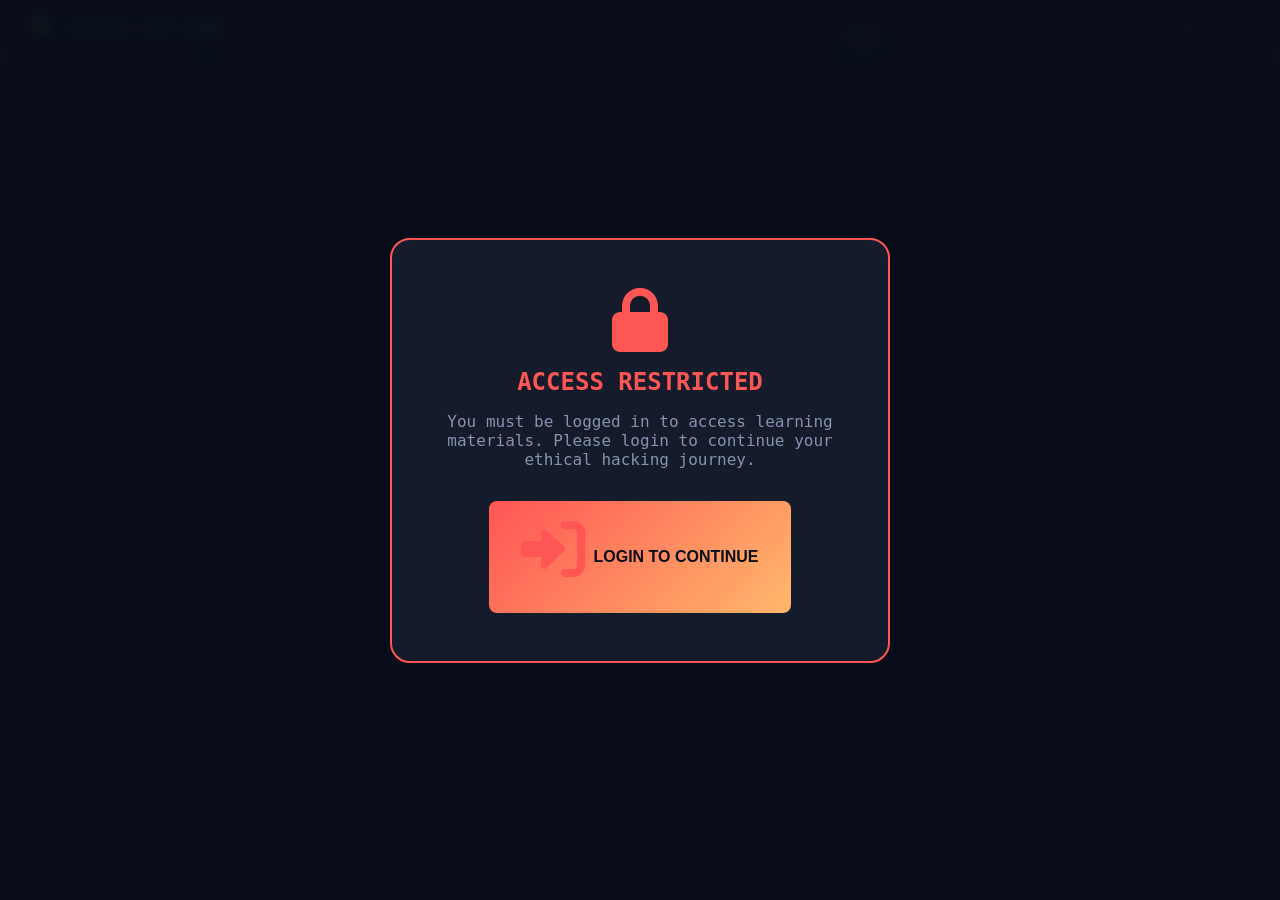
<file: CTF learning material.html>
<!DOCTYPE html>
<html lang="en">
<head>
    <meta charset="UTF-8">
    <meta name="viewport" content="width=device-width, initial-scale=1.0">
    <title>Learn - CTF Hub | UTech Cybersecurity Education</title>
    <link rel="stylesheet" href="https://cdnjs.cloudflare.com/ajax/libs/font-awesome/6.0.0/css/all.min.css">
    <style>
        /* ===== CYBERPUNK LEARN THEME ===== */
        
        :root {
            --neon-green: #50fa7b;
            --neon-blue: #3e9eff;
            --neon-cyan: #8be9fd;
            --neon-purple: #bd93f9;
            --neon-yellow: #f1fa8c;
            --neon-red: #ff5555;
            --neon-orange: #ffb86b;
            --neon-pink: #ff79c6;
            --legendary-gold: #ffd700;
            --legendary-glow: rgba(255, 215, 0, 0.3);
            --bg-primary: #0a0e1a;
            --bg-secondary: #141b2b;
            --border-color: #2a3550;
            --text-primary: #e0e0e0;
            --text-secondary: #8892b0;
            --glow-green: rgba(80, 250, 123, 0.3);
            --glow-orange: rgba(255, 184, 108, 0.3);
            --glow-red: rgba(255, 85, 85, 0.3);
            --radius-xl: 20px;
            --radius-lg: 14px;
            --radius-md: 10px;
            --radius-sm: 6px;
            --radius-2xl: 40px;
            --transition-normal: 0.3s ease;
            --shadow-lg: 0 10px 30px rgba(0, 0, 0, 0.3);
        }

        * {
            margin: 0;
            padding: 0;
            box-sizing: border-box;
        }

        body {
            background: var(--bg-primary);
            color: var(--text-primary);
            font-family: 'Segoe UI', 'Share Tech Mono', monospace;
            overflow-x: hidden;
        }

        /* Matrix Rain Canvas */
        #matrixCanvas {
            position: fixed;
            top: 0;
            left: 0;
            width: 100%;
            height: 100%;
            z-index: -1;
            opacity: 0.1;
            pointer-events: none;
        }

        /* Navigation */
        .navbar {
            background: rgba(10, 14, 26, 0.95);
            backdrop-filter: blur(10px);
            border-bottom: 2px solid var(--neon-green);
            padding: 1rem 2rem;
            display: flex;
            justify-content: space-between;
            align-items: center;
            flex-wrap: wrap;
            gap: 1rem;
            position: sticky;
            top: 0;
            z-index: 100;
        }

        .logo {
            font-size: 1.2rem;
            font-weight: 700;
            color: var(--neon-green);
            text-shadow: 0 0 10px rgba(80, 250, 123, 0.3);
            cursor: pointer;
        }

        .logo i {
            margin-right: 0.5rem;
        }

        .nav-links {
            display: flex;
            list-style: none;
            gap: 2rem;
            flex-wrap: wrap;
            align-items: center;
        }

        .nav-links a {
            color: var(--text-secondary);
            text-decoration: none;
            font-weight: 500;
            transition: all 0.3s ease;
            position: relative;
            cursor: pointer;
        }

        .nav-links a::before {
            content: '';
            position: absolute;
            bottom: -5px;
            left: 0;
            width: 0;
            height: 2px;
            background: var(--neon-green);
            transition: width 0.3s ease;
        }

        .nav-links a:hover::before,
        .nav-links a.active::before {
            width: 100%;
        }

        .nav-links a:hover, .nav-links a.active {
            color: var(--neon-green);
        }

        /* Logout Button */
        .logout-btn {
            background: rgba(255, 85, 85, 0.15);
            border: 1px solid var(--neon-red);
            color: var(--neon-red);
            padding: 0.4rem 1rem;
            border-radius: 30px;
            cursor: pointer;
            transition: all 0.3s ease;
            display: flex;
            align-items: center;
            gap: 0.5rem;
            font-size: 0.85rem;
            font-weight: 500;
        }

        .logout-btn:hover {
            background: var(--neon-red);
            color: var(--bg-primary);
            box-shadow: 0 0 15px rgba(255, 85, 85, 0.4);
        }

        .user-greeting {
            color: var(--neon-green);
            font-size: 0.85rem;
            margin-right: 0.5rem;
            background: rgba(80, 250, 123, 0.1);
            padding: 0.3rem 1rem;
            border-radius: 30px;
            border: 1px solid rgba(80, 250, 123, 0.3);
        }

        /* Login Required Overlay */
        .login-overlay {
            position: fixed;
            top: 0;
            left: 0;
            width: 100%;
            height: 100%;
            background: rgba(10, 14, 26, 0.95);
            backdrop-filter: blur(8px);
            z-index: 1000;
            display: flex;
            justify-content: center;
            align-items: center;
            flex-direction: column;
            gap: 2rem;
        }

        .login-overlay-content {
            text-align: center;
            padding: 3rem;
            background: var(--bg-secondary);
            border: 2px solid var(--neon-red);
            border-radius: 20px;
            max-width: 500px;
            margin: 2rem;
            animation: pulse 1.5s infinite;
        }

        .login-overlay-content i {
            font-size: 4rem;
            color: var(--neon-red);
            margin-bottom: 1rem;
        }

        .login-overlay-content h2 {
            color: var(--neon-red);
            margin-bottom: 1rem;
        }

        .login-overlay-content p {
            color: var(--text-secondary);
            margin-bottom: 2rem;
        }

        .login-overlay-btn {
            background: linear-gradient(135deg, var(--neon-red), var(--neon-orange));
            border: none;
            color: var(--bg-primary);
            padding: 1rem 2rem;
            border-radius: 8px;
            font-size: 1rem;
            font-weight: 600;
            cursor: pointer;
            text-decoration: none;
            display: inline-flex;
            align-items: center;
            gap: 0.5rem;
        }

        @keyframes pulse {
            0%, 100% { box-shadow: 0 0 0 0 rgba(255, 85, 85, 0.4); }
            50% { box-shadow: 0 0 0 15px rgba(255, 85, 85, 0); }
        }

        /* Main Content (hidden until logged in) */
        .protected-content {
            display: none;
        }

        .protected-content.visible {
            display: block;
        }

        /* Container */
        .learn-container {
            max-width: 1400px;
            margin: 2rem auto;
            padding: 0 2rem;
        }

        .section-header {
            text-align: center;
            margin-bottom: 2rem;
        }

        .section-header h1 {
            font-size: 2rem;
            background: linear-gradient(135deg, var(--neon-green), var(--neon-blue));
            -webkit-background-clip: text;
            background-clip: text;
            color: transparent;
            margin-bottom: 0.5rem;
        }

        .section-header p {
            color: var(--text-secondary);
        }

        /* Difficulty Section Headers */
        .difficulty-section-header {
            margin: 3rem 0 1.5rem;
            padding: 1rem 0;
            border-bottom: 2px solid;
            position: relative;
        }
        
        .difficulty-section-header.beginner { border-bottom-color: var(--neon-green); }
        .difficulty-section-header.intermediate { border-bottom-color: var(--neon-orange); }
        .difficulty-section-header.advanced { border-bottom-color: var(--neon-red); }
        .difficulty-section-header.legendary { border-bottom-color: var(--legendary-gold); }
        
        .difficulty-section-header h2 {
            font-size: 1.8rem;
            display: inline-flex;
            align-items: center;
            gap: 1rem;
            background: var(--bg-primary);
            padding-right: 2rem;
        }
        
        .difficulty-section-header.beginner h2 { color: var(--neon-green); text-shadow: 0 0 10px var(--glow-green); }
        .difficulty-section-header.intermediate h2 { color: var(--neon-orange); text-shadow: 0 0 10px var(--glow-orange); }
        .difficulty-section-header.advanced h2 { color: var(--neon-red); text-shadow: 0 0 10px var(--glow-red); }
        .difficulty-section-header.legendary h2 { color: var(--legendary-gold); text-shadow: 0 0 15px var(--legendary-glow); }
        
        .difficulty-section-header .badge-count {
            font-size: 0.8rem;
            background: rgba(255,255,255,0.1);
            padding: 0.2rem 0.6rem;
            border-radius: var(--radius-2xl);
        }

        /* Stats Summary */
        .stats-summary {
            display: grid;
            grid-template-columns: repeat(4, 1fr);
            gap: 1.5rem;
            margin-bottom: 2rem;
        }
        
        .stat-card {
            background: var(--bg-secondary);
            border: 1px solid var(--border-color);
            border-radius: var(--radius-lg);
            padding: 1.5rem;
            text-align: center;
            transition: all var(--transition-normal);
            position: relative;
            overflow: hidden;
        }
        
        .stat-card::before {
            content: '';
            position: absolute;
            top: 0;
            left: 0;
            width: 100%;
            height: 3px;
            background: linear-gradient(135deg, var(--neon-green), var(--neon-blue));
            transform: scaleX(0);
            transition: transform var(--transition-normal);
        }
        
        .stat-card:hover::before {
            transform: scaleX(1);
        }
        
        .stat-card:hover {
            transform: translateY(-5px);
            border-color: var(--neon-green);
            box-shadow: 0 5px 20px var(--glow-green);
        }
        
        .stat-card h3 {
            font-size: 0.9rem;
            color: var(--text-secondary);
            text-transform: uppercase;
            letter-spacing: 1px;
            margin-bottom: 0.5rem;
        }
        
        .stat-card p {
            font-size: 2rem;
            font-weight: 700;
            color: var(--neon-green);
            text-shadow: 0 0 15px var(--glow-green);
        }

        /* Filters */
        .topic-filters {
            display: flex;
            justify-content: center;
            gap: 0.75rem;
            flex-wrap: wrap;
            margin-bottom: 2.5rem;
        }
        
        .filter-btn {
            background: transparent;
            border: 2px solid var(--border-color);
            color: var(--text-secondary);
            padding: 0.6rem 1.2rem;
            border-radius: 40px;
            font-size: 0.85rem;
            font-weight: 600;
            cursor: pointer;
            transition: all var(--transition-normal);
            letter-spacing: 0.5px;
        }
        
        .filter-btn:hover {
            border-color: var(--neon-blue);
            color: var(--neon-blue);
            transform: translateY(-2px);
        }
        
        .filter-btn.active {
            background: linear-gradient(135deg, var(--neon-green), var(--neon-blue));
            border-color: transparent;
            color: var(--bg-primary);
        }

        /* Topics Grid */
        .topics-grid {
            display: grid;
            grid-template-columns: repeat(auto-fill, minmax(420px, 1fr));
            gap: 2rem;
            margin-bottom: 3rem;
        }
        
        /* Legendary Card Special Styling */
        .topic-card.legendary {
            border: 2px solid var(--legendary-gold);
            box-shadow: 0 0 20px var(--legendary-glow);
            background: linear-gradient(145deg, var(--bg-secondary), #1a1f2f);
            position: relative;
            overflow: hidden;
        }
        
        .topic-card.legendary::before {
            content: '';
            position: absolute;
            top: -50%;
            left: -50%;
            width: 200%;
            height: 200%;
            background: radial-gradient(circle, rgba(255, 215, 0, 0.1), transparent 70%);
            animation: legendaryPulse 4s ease-in-out infinite;
            pointer-events: none;
        }
        
        @keyframes legendaryPulse {
            0%, 100% { opacity: 0.3; transform: scale(1); }
            50% { opacity: 0.6; transform: scale(1.05); }
        }
        
        .topic-card.legendary:hover {
            box-shadow: 0 0 40px var(--legendary-glow);
            border-color: var(--legendary-gold);
            transform: translateY(-10px);
        }
        
        .topic-card.legendary .difficulty.legendary {
            background: rgba(255, 215, 0, 0.2);
            border: 1px solid var(--legendary-gold);
            color: var(--legendary-gold);
            box-shadow: 0 0 10px var(--legendary-glow);
        }
        
        /* Topic Card */
        .topic-card {
            background: var(--bg-secondary);
            border: 1px solid var(--border-color);
            border-radius: var(--radius-xl);
            overflow: hidden;
            transition: all var(--transition-normal);
            position: relative;
            display: block;
        }
        
        .topic-card:hover {
            transform: translateY(-8px);
            border-color: var(--neon-green);
            box-shadow: var(--shadow-lg), 0 0 20px var(--glow-green);
        }
        
        .topic-card .card-header {
            background: linear-gradient(135deg, rgba(80, 250, 123, 0.05), rgba(62, 158, 255, 0.05));
            padding: 1.5rem;
            border-bottom: 1px solid var(--border-color);
        }
        
        .topic-card .card-header h3 {
            font-size: 1.25rem;
            margin: 0.5rem 0 0;
            display: flex;
            align-items: center;
            gap: 0.75rem;
        }
        
        .topic-card .card-header h3 i {
            font-size: 1.3rem;
        }
        
        .topic-card .card-body {
            padding: 1.5rem;
            max-height: 600px;
            overflow-y: auto;
        }
        
        .topic-card .card-body::-webkit-scrollbar {
            width: 6px;
        }
        
        .topic-card .card-body::-webkit-scrollbar-track {
            background: var(--bg-primary);
        }
        
        .topic-card .card-body::-webkit-scrollbar-thumb {
            background: var(--neon-green);
            border-radius: 3px;
        }
        
        /* Difficulty Badges */
        .difficulty {
            display: inline-block;
            padding: 0.25rem 0.8rem;
            border-radius: var(--radius-2xl);
            font-size: 0.7rem;
            font-weight: 700;
            text-transform: uppercase;
            letter-spacing: 1px;
        }
        
        .difficulty.beginner { background: rgba(80, 250, 123, 0.2); border: 1px solid var(--neon-green); color: var(--neon-green); }
        .difficulty.intermediate { background: rgba(255, 184, 108, 0.2); border: 1px solid var(--neon-orange); color: var(--neon-orange); }
        .difficulty.advanced { background: rgba(255, 85, 85, 0.2); border: 1px solid var(--neon-red); color: var(--neon-red); }
        .difficulty.legendary { background: rgba(255, 215, 0, 0.2); border: 1px solid var(--legendary-gold); color: var(--legendary-gold); }
        
        /* Points Badge */
        .points-badge {
            display: inline-block;
            background: rgba(80, 250, 123, 0.2);
            border: 1px solid var(--neon-green);
            border-radius: var(--radius-2xl);
            padding: 0.2rem 0.6rem;
            font-size: 0.7rem;
            font-weight: 700;
            margin-left: 0.5rem;
            color: var(--neon-green);
        }
        
        .topic-card.legendary .points-badge {
            background: rgba(255, 215, 0, 0.2);
            border-color: var(--legendary-gold);
            color: var(--legendary-gold);
        }
        
        /* Learning Points */
        .learning-points h4, .self-check h4, .next-challenges h4 {
            color: var(--neon-blue);
            font-size: 0.9rem;
            text-transform: uppercase;
            letter-spacing: 1px;
            margin-bottom: 1rem;
            display: flex;
            align-items: center;
            gap: 0.5rem;
            border-left: 3px solid var(--neon-green);
            padding-left: 0.75rem;
        }
        
        .topic-card.legendary .learning-points h4 {
            border-left-color: var(--legendary-gold);
            color: var(--legendary-gold);
        }
        
        .learning-points ul {
            list-style: none;
            padding-left: 0;
            margin-bottom: 1.5rem;
        }
        
        .learning-points li {
            margin-bottom: 0.6rem;
            padding-left: 1.5rem;
            position: relative;
            line-height: 1.5;
            color: var(--text-secondary);
            font-size: 0.9rem;
        }
        
        .learning-points li::before {
            content: '▹';
            position: absolute;
            left: 0;
            color: var(--neon-green);
        }
        
        .topic-card.legendary .learning-points li::before {
            color: var(--legendary-gold);
        }
        
        /* Self-Check Questions */
        .question {
            background: var(--bg-primary);
            padding: 1rem;
            margin-bottom: 1rem;
            border-radius: var(--radius-md);
            cursor: pointer;
            transition: all var(--transition-normal);
            border-left: 3px solid transparent;
        }
        
        .question:hover {
            background: rgba(62, 158, 255, 0.1);
            border-left-color: var(--neon-blue);
        }
        
        .topic-card.legendary .question:hover {
            border-left-color: var(--legendary-gold);
        }
        
        .question p:first-child {
            margin: 0;
            font-weight: 500;
            color: var(--text-primary);
        }
        
        .answer {
            margin-top: 0.75rem;
            padding: 0.75rem;
            background: rgba(80, 250, 123, 0.1);
            border-radius: var(--radius-md);
            color: var(--neon-green);
            font-size: 0.85rem;
            line-height: 1.5;
        }
        
        .topic-card.legendary .answer {
            background: rgba(255, 215, 0, 0.1);
            color: var(--legendary-gold);
        }
        
        .hidden {
            display: none;
        }
        
        /* Next Challenges Links */
        .next-challenges {
            margin: 1.5rem 0;
        }
        
        .next-challenges a {
            display: inline-block;
            background: rgba(62, 158, 255, 0.1);
            border: 1px solid var(--neon-blue);
            color: var(--neon-blue);
            padding: 0.3rem 0.8rem;
            border-radius: var(--radius-2xl);
            font-size: 0.75rem;
            text-decoration: none;
            margin-right: 0.5rem;
            margin-bottom: 0.5rem;
            transition: all var(--transition-normal);
            cursor: pointer;
        }
        
        .topic-card.legendary .next-challenges a {
            background: rgba(255, 215, 0, 0.1);
            border-color: var(--legendary-gold);
            color: var(--legendary-gold);
        }
        
        .next-challenges a:hover {
            background: var(--neon-blue);
            color: var(--bg-primary);
            transform: translateX(3px);
        }
        
        .topic-card.legendary .next-challenges a:hover {
            background: var(--legendary-gold);
            color: var(--bg-primary);
        }
        
        /* Buttons */
        .btn-primary {
            background: linear-gradient(135deg, var(--neon-green), var(--neon-blue));
            border: none;
            color: var(--bg-primary);
            padding: 0.6rem 1.2rem;
            border-radius: 8px;
            font-weight: 600;
            cursor: pointer;
            transition: all 0.3s ease;
            font-family: monospace;
            margin-top: 1rem;
            margin-right: 0.5rem;
        }
        
        .topic-card.legendary .btn-primary {
            background: linear-gradient(135deg, var(--legendary-gold), #ffaa00);
            color: var(--bg-primary);
        }
        
        .btn-primary:hover {
            transform: translateY(-2px);
            box-shadow: 0 0 20px var(--glow-green);
        }
        
        .completed-status {
            margin-left: 0.5rem;
            font-weight: 600;
            display: inline-block;
        }
        
        /* Responsive */
        @media (max-width: 768px) {
            .learn-container { padding: 0 1rem; }
            .stats-summary { grid-template-columns: 1fr; gap: 1rem; }
            .topics-grid { grid-template-columns: 1fr; }
            .topic-filters { gap: 0.5rem; }
            .filter-btn { padding: 0.4rem 0.8rem; font-size: 0.75rem; }
            .difficulty-section-header h2 { font-size: 1.4rem; }
            .navbar { flex-direction: column; text-align: center; }
            .nav-links { justify-content: center; }
        }
        
        @keyframes fadeInUp {
            from { opacity: 0; transform: translateY(30px); }
            to { opacity: 1; transform: translateY(0); }
        }
        
        .topic-card {
            animation: fadeInUp 0.5s ease forwards;
            opacity: 0;
        }
        
        .toast {
            position: fixed;
            bottom: 20px;
            right: 20px;
            background: var(--bg-secondary);
            border: 1px solid var(--neon-green);
            color: var(--neon-green);
            padding: 12px 20px;
            border-radius: 8px;
            z-index: 10001;
            animation: slideInRight 0.3s ease;
        }
        
        @keyframes slideInRight {
            from {
                opacity: 0;
                transform: translateX(100px);
            }
            to {
                opacity: 1;
                transform: translateX(0);
            }
        }
    </style>
</head>
<body>

    <canvas id="matrixCanvas"></canvas>

    <nav class="navbar">
        <div class="logo" onclick="navigateTo('homepage.html')">
            <i class="fas fa-shield-alt"></i> UTECH CTF HUB
        </div>
        <ul class="nav-links">
            <li><a onclick="navigateTo('homepage.html')">Home</a></li>
            <li><a class="active">Learn</a></li>
            <li><a onclick="navigateTo('CTF challenge.html')">Challenges</a></li>
            <li><a onclick="navigateTo('CTF scoreboard.html')">Scoreboard</a></li>
            <li id="authContainer" style="display: flex; align-items: center; gap: 0.8rem;"></li>
        </ul>
    </nav>

    <!-- Login Required Overlay -->
    <div id="loginOverlay" class="login-overlay">
        <div class="login-overlay-content">
            <i class="fas fa-lock"></i>
            <h2>ACCESS RESTRICTED</h2>
            <p>You must be logged in to access learning materials. Please login to continue your ethical hacking journey.</p>
            <button class="login-overlay-btn" onclick="navigateTo('login.html')">
                <i class="fas fa-sign-in-alt"></i> LOGIN TO CONTINUE
            </button>
        </div>
    </div>

    <!-- Protected Content -->
    <div id="protectedContent" class="protected-content">
        <main class="learn-container">
            <div class="section-header">
                <h1><i class="fas fa-graduation-cap"></i> Learning Center</h1>
                <p>Master cybersecurity concepts with interactive lessons before tackling challenges</p>
            </div>

            <!-- Progress Summary -->
            <div class="stats-summary">
                <div class="stat-card">
                    <h3><i class="fas fa-check-circle"></i> Topics Completed</h3>
                    <p id="completedCount">0 / 12</p>
                </div>
                <div class="stat-card">
                    <h3><i class="fas fa-star"></i> Total Points Earned</h3>
                    <p id="totalPoints">0</p>
                </div>
                <div class="stat-card">
                    <h3><i class="fas fa-flag"></i> Linked Challenges</h3>
                    <p>36</p>
                </div>
                <div class="stat-card">
                    <h3><i class="fas fa-trophy"></i> Learning Paths</h3>
                    <p>4</p>
                </div>
            </div>

            <!-- Category Filters -->
            <div class="topic-filters">
                <button class="filter-btn active" data-category="all">All Topics</button>
                <button class="filter-btn" data-category="web">Web Security</button>
                <button class="filter-btn" data-category="network">Network Security</button>
                <button class="filter-btn" data-category="crypto">Cryptography</button>
                <button class="filter-btn" data-category="binary">Binary Exploitation</button>
                <button class="filter-btn" data-category="cloud">Cloud Security</button>
                <button class="filter-btn" data-category="legendary">Legendary</button>
            </div>

            <!-- Learning Content Sections -->
            <div id="learningContent"></div>
        </main>
    </div>

    <script>
        // ========== MATRIX RAIN ==========
        const canvas = document.getElementById('matrixCanvas');
        const ctx = canvas.getContext('2d');
        function resizeCanvas() { canvas.width = window.innerWidth; canvas.height = window.innerHeight; }
        resizeCanvas();
        window.addEventListener('resize', resizeCanvas);
        const chars = "ABCDEFGHIJKLMNOPQRSTUVWXYZ123456789@#$%^&*";
        let drops = [];
        function initDrops() { drops = []; for(let i=0; i<canvas.width/14; i++) drops[i]=Math.random()*canvas.height; }
        initDrops();
        function drawMatrix() {
            if(!ctx) return;
            ctx.fillStyle = 'rgba(10,10,10,0.04)';
            ctx.fillRect(0,0,canvas.width,canvas.height);
            ctx.fillStyle = '#50fa7b';
            ctx.font = '14px monospace';
            for(let i=0;i<drops.length;i++) {
                ctx.fillText(chars[Math.floor(Math.random()*chars.length)], i*14, drops[i]*14);
                if(drops[i]*14 > canvas.height && Math.random()>0.975) drops[i]=0;
                drops[i]++;
            }
        }
        setInterval(drawMatrix,35);
        window.addEventListener('resize',()=>{ resizeCanvas(); initDrops(); });

        // ========== AUTH STATE MANAGEMENT ==========
        function getCurrentUser() {
            const user = localStorage.getItem('user') || sessionStorage.getItem('user');
            if(user) {
                try { return JSON.parse(user); } catch(e) { return null; }
            }
            return null;
        }

        function logout() {
            localStorage.removeItem('user');
            sessionStorage.removeItem('user');
            showToast('🔐 You have been logged out!', true);
            setTimeout(() => { window.location.href = 'login.html'; }, 1000);
        }

        function isLoggedIn() {
            return getCurrentUser() !== null;
        }

        function navigateTo(page) {
            window.location.href = page;
        }

        function showToast(message, isError = false) {
            const toast = document.createElement('div');
            toast.className = 'toast';
            toast.style.borderColor = isError ? 'var(--neon-red)' : 'var(--neon-green)';
            toast.style.color = isError ? 'var(--neon-red)' : 'var(--neon-green)';
            toast.innerHTML = `<i class="fas ${isError ? 'fa-exclamation-triangle' : 'fa-check-circle'}"></i> ${message}`;
            document.body.appendChild(toast);
            setTimeout(() => toast.remove(), 3000);
        }

        function updateAuthUI() {
            const authContainer = document.getElementById('authContainer');
            const loginOverlay = document.getElementById('loginOverlay');
            const protectedContent = document.getElementById('protectedContent');
            
            if(!authContainer) return;
            const user = getCurrentUser();
            const loggedIn = !!user;
            
            if(loggedIn && user.username) {
                authContainer.innerHTML = `
                    <span class="user-greeting"><i class="fas fa-user-astronaut"></i> ${escapeHtml(user.username)}</span>
                    <button class="logout-btn" onclick="logout()"><i class="fas fa-sign-out-alt"></i> LOGOUT</button>
                `;
                if(loginOverlay) loginOverlay.style.display = 'none';
                if(protectedContent) protectedContent.classList.add('visible');
                
                // Initialize learning content after login
                if(typeof renderLearningContent === 'function') renderLearningContent();
            } else {
                authContainer.innerHTML = `<a href="login.html" style="display:flex; align-items:center; gap:0.5rem;"><i class="fas fa-sign-in-alt"></i> Login</a>`;
                if(loginOverlay) loginOverlay.style.display = 'flex';
                if(protectedContent) protectedContent.classList.remove('visible');
            }
        }

        function escapeHtml(str) {
            if (!str) return '';
            return str.replace(/[&<>]/g, function(m) {
                if (m === '&') return '&amp;';
                if (m === '<') return '&lt;';
                if (m === '>') return '&gt;';
                return m;
            });
        }

        // ========== LEARNING CONTENT WITH 10 POINTS PER TOPIC ==========
        
        // Topic data with 10 learning points and 2 self-check questions each
        const beginnerTopics = [
            { 
                id: 'sql-injection', title: 'SQL Injection Basics', icon: 'fa-database', category: 'web', difficulty: 'beginner', points: 10,
                learningPoints: [
                    'SQL injection occurs when user input is inserted into SQL queries without proper sanitization',
                    'The single quote (\') is the primary test character for SQL injection vulnerabilities',
                    'Attackers use \' OR \'1\'=\'1\' -- to bypass authentication and login as any user',
                    'Union-based injection appends malicious SELECT statements to extract data from other tables',
                    'Error-based injection reveals database structure through verbose error messages',
                    'Blind SQL injection extracts data bit-by-bit using boolean or time-based responses',
                    'Parameterized queries (prepared statements) are the gold-standard defense against SQL injection',
                    'Input validation should use whitelisting, not blacklisting, for maximum security',
                    'Stored procedures can also be vulnerable if not written securely',
                    'Always apply the principle of least privilege to database accounts'
                ],
                questions: [
                    { q: "What is the primary test character to check for SQL injection vulnerabilities?", a: "The single quote (') is the primary test character because it breaks string delimiters in SQL queries." },
                    { q: "What is the most effective defense against SQL injection attacks?", a: "Parameterized queries / prepared statements are the most effective defense, as they separate SQL logic from data." }
                ]
            },
            { 
                id: 'network-pcap', title: 'Network Security & PCAP Analysis', icon: 'fa-network-wired', category: 'network', difficulty: 'beginner', points: 10,
                learningPoints: [
                    'PCAP (Packet Capture) files record network traffic for offline analysis and forensics',
                    'Wireshark is the industry-standard tool for analyzing PCAP files interactively',
                    'Critical ports: HTTP=80, HTTPS=443, FTP=21, SSH=22, DNS=53, SMTP=25, POP3=110',
                    'Follow TCP Stream in Wireshark reconstructs entire conversations between hosts',
                    'Plaintext protocols (HTTP, FTP, Telnet) transmit credentials in clear text - easily sniffed',
                    'Wireshark display filters like "http contains flag" locate specific patterns in traffic',
                    'TShark command-line version enables scripted PCAP analysis and automation',
                    'TCP flags: SYN (start), ACK (acknowledge), RST (reset), FIN (finish) indicate connection states',
                    'ARP spoofing and DNS poisoning are common network attacks to intercept traffic',
                    'TLS/HTTPS encrypts traffic but metadata (IP addresses, ports) remains visible'
                ],
                questions: [
                    { q: "What tool is commonly used to analyze PCAP files interactively?", a: "Wireshark is the most common interactive tool for PCAP analysis." },
                    { q: "What does the TCP SYN flag indicate in a network connection?", a: "SYN (Synchronize) initiates a TCP connection as part of the three-way handshake." }
                ]
            },
            { 
                id: 'crypto-essentials', title: 'Cryptography Essentials', icon: 'fa-lock', category: 'crypto', difficulty: 'beginner', points: 10,
                learningPoints: [
                    'Encoding (Base64, Hex) is NOT encryption - it is reversible without any key',
                    'Base64 converts binary data to printable ASCII characters using 64-character alphabet',
                    'ROT13 shifts letters by 13 positions and is its own inverse (applying twice returns original)',
                    'Hashing is one-way - you cannot reverse a hash to get the original input',
                    'Common hash algorithms: MD5 (broken), SHA1 (weak), SHA256 (secure), bcrypt (password hashing)',
                    'Salting adds random data before hashing to defeat rainbow table attacks',
                    'Symmetric encryption uses the same key for encryption and decryption (AES, ChaCha20)',
                    'Asymmetric encryption uses public/private key pairs (RSA, ECC) for different operations',
                    'Digital signatures provide authenticity and non-repudiation using private key signing',
                    'Never roll your own crypto - always use well-audited libraries and algorithms'
                ],
                questions: [
                    { q: "What is the difference between encoding and encryption?", a: "Encoding is reversible without a key (like Base64), while encryption requires a key to decrypt." },
                    { q: "Why is salting important when storing passwords?", a: "Salting prevents rainbow table attacks by making each hash unique even for identical passwords." }
                ]
            }
        ];

        const intermediateTopics = [
            { 
                id: 'xss-attacks', title: 'XSS & Web Application Attacks', icon: 'fa-code', category: 'web', difficulty: 'intermediate', points: 10,
                learningPoints: [
                    'XSS (Cross-Site Scripting) injects malicious scripts into web pages viewed by other users',
                    'Stored XSS permanently stores payload in database - affects all users viewing the data',
                    'Reflected XSS delivers via URL parameters - requires victim to click malicious link',
                    'DOM-based XSS manipulates client-side JavaScript without touching the server',
                    'CSP (Content Security Policy) restricts script sources and mitigates XSS impact',
                    'CSRF (Cross-Site Request Forgery) tricks authenticated users into unwanted actions',
                    'Anti-CSRF tokens validate that requests originate from legitimate forms',
                    'SameSite cookie attribute prevents CSRF by restricting cookie sending to same site',
                    'XSS payloads can steal cookies, capture keystrokes, deface pages, or redirect users',
                    'Output encoding and input validation are key defenses against XSS vulnerabilities'
                ],
                questions: [
                    { q: "What is the difference between Stored XSS and Reflected XSS?", a: "Stored XSS saves payloads in the database, affecting all users, while Reflected XSS requires victims to click a malicious link." },
                    { q: "What security header helps prevent XSS attacks?", a: "Content Security Policy (CSP) restricts which scripts can execute on a page." }
                ]
            },
            { 
                id: 'reverse-engineering', title: 'Reverse Engineering & Binary Analysis', icon: 'fa-microchip', category: 'binary', difficulty: 'intermediate', points: 10,
                learningPoints: [
                    'The strings command extracts printable ASCII sequences from binary files',
                    'Static analysis examines code without execution using disassemblers (IDA, Ghidra, Radare2)',
                    'Dynamic analysis observes runtime behavior using debuggers (GDB, x64dbg, OllyDbg)',
                    'Assembly instructions: MOV (move data), CMP (compare), JMP (jump), XOR (exclusive OR)',
                    'XOR is its own inverse - useful for simple encryption and obfuscation',
                    'The stack grows downward (high to low addresses) and stores local variables and return addresses',
                    'Registers: EAX (return value), ESP (stack pointer), EBP (base pointer), EIP (instruction pointer)',
                    'Function prologue: push ebp; mov ebp, esp - sets up stack frame',
                    'Calling conventions determine how arguments are passed (cdecl, stdcall, fastcall)',
                    'Patching binaries can bypass license checks or modify program behavior'
                ],
                questions: [
                    { q: "What command extracts readable strings from a binary file?", a: "The 'strings' command extracts printable ASCII sequences from binaries." },
                    { q: "What is the difference between static and dynamic analysis?", a: "Static analysis examines code without execution, while dynamic analysis observes runtime behavior." }
                ]
            },
            { 
                id: 'auth-security', title: 'Authentication & Session Security', icon: 'fa-id-card', category: 'web', difficulty: 'intermediate', points: 10,
                learningPoints: [
                    'Session tokens must be cryptographically random and unpredictable to prevent guessing',
                    'Session fixation attacks set victim session ID before authentication - logout invalidates old sessions',
                    'JWT vulnerabilities: alg:none header bypasses signature verification entirely',
                    'MFA (Multi-Factor Authentication) combines something you know, have, and are',
                    'bcrypt/argon2 for password hashing (NOT MD5 or SHA1 which are too fast)',
                    'Password complexity requirements should not restrict usability (allow paste, long passwords)',
                    'Rate limiting prevents brute force attacks on login endpoints',
                    'Account lockout policies deter automated attacks but enable DoS possibilities',
                    'Secure cookie flags: HttpOnly (prevents JS access), Secure (HTTPS only), SameSite',
                    'OAuth and OpenID Connect provide delegated authentication without sharing passwords'
                ],
                questions: [
                    { q: "What are the three factors of Multi-Factor Authentication (MFA)?", a: "Something you know (password), something you have (token), something you are (biometric)." },
                    { q: "What does the HttpOnly cookie flag protect against?", a: "HttpOnly prevents JavaScript from accessing the cookie, mitigating XSS-based session theft." }
                ]
            }
        ];

        const advancedTopics = [
            { 
                id: 'binary-exploitation', title: 'Binary Exploitation & Memory Corruption', icon: 'fa-bug', category: 'binary', difficulty: 'advanced', points: 10,
                learningPoints: [
                    'Buffer overflow overwrites adjacent memory on the stack when input exceeds buffer size',
                    'Return address overwrite redirects execution to attacker-controlled code',
                    'ROP (Return Oriented Programming) chains existing code snippets (gadgets) ending in RET',
                    'ASLR (Address Space Layout Randomization) randomizes memory addresses at load time',
                    'Stack canaries detect buffer overflow before function return - terminate on mismatch',
                    'NX bit (No-eXecute) marks stack as non-executable, preventing shellcode execution',
                    'Format string vulnerabilities expose stack data via %p, %x, and write via %n specifiers',
                    'Heap exploitation techniques: use-after-free, double-free, heap spraying',
                    'PIE (Position Independent Executable) randomizes code segment addresses',
                    'Full RELRO (Relocation Read-Only) prevents GOT (Global Offset Table) overwrite attacks'
                ],
                questions: [
                    { q: "What security mitigation prevents execution of code on the stack?", a: "The NX (No-eXecute) bit marks stack memory as non-executable, preventing shellcode execution." },
                    { q: "What is ROP (Return Oriented Programming)?", a: "ROP chains existing code snippets (gadgets) ending in RET to bypass NX protections." }
                ]
            },
            { 
                id: 'cloud-security', title: 'Cloud Security & Container Exploitation', icon: 'fa-cloud', category: 'cloud', difficulty: 'advanced', points: 10,
                learningPoints: [
                    'SSRF (Server-Side Request Forgery) reaches cloud metadata endpoint 169.254.169.254',
                    'Misconfigured S3 buckets expose sensitive data publicly - check bucket policies',
                    'IAM over-permissive policies violate least privilege principle - audit with tools like ScoutSuite',
                    'Docker container escape requires privileged access or kernel vulnerabilities (CVE-2019-5736)',
                    'IMDSv2 requires PUT token first - more secure than IMDSv1 which is open to SSRF',
                    'Kubernetes RBAC misconfigurations allow namespace escape and cluster compromise',
                    'CloudTrail logs all API calls for security auditing and incident response',
                    'Secrets should never be hardcoded - use secret managers (AWS Secrets Manager, HashiCorp Vault)',
                    'Container images should be scanned for vulnerabilities before deployment (Trivy, Clair)',
                    'Infrastructure as Code (IaC) should be version-controlled and reviewed for security'
                ],
                questions: [
                    { q: "What IP address is the AWS metadata service typically reachable at?", a: "169.254.169.254 is the AWS metadata service endpoint." },
                    { q: "What is the difference between IMDSv1 and IMDSv2?", a: "IMDSv2 requires a PUT token first, preventing SSRF-based metadata access unlike IMDSv1." }
                ]
            },
            { 
                id: 'active-directory', title: 'Active Directory & Kerberos Attacks', icon: 'fa-network-wired', category: 'network', difficulty: 'advanced', points: 10,
                learningPoints: [
                    'Golden Ticket forges TGT with krbtgt hash - provides full domain compromise',
                    'Silver Ticket forges service tickets for specific services without domain admin',
                    'Kerberoasting cracks service tickets offline - targets service accounts with weak passwords',
                    'Pass-the-Hash uses NTLM hash without needing plaintext password',
                    'BloodHound maps AD attack paths visually using graph theory',
                    'DCSync abuses replication rights to extract password hashes from DC',
                    'AS-REP roasting cracks users without pre-authentication enabled',
                    'SMB signing prevents NTLM relay attacks between servers',
                    'LAPS (Local Administrator Password Solution) rotates local admin passwords',
                    'Delegation (constrained/unconstrained) can be abused for lateral movement'
                ],
                questions: [
                    { q: "What is a Golden Ticket attack?", a: "A Golden Ticket forges a TGT using the krbtgt hash, granting full domain access." },
                    { q: "What tool visually maps Active Directory attack paths?", a: "BloodHound maps AD attack paths using graph theory and visual analysis." }
                ]
            }
        ];

        const legendaryTopics = [
            { 
                id: 'rootkit-evasion', title: 'Advanced Evasion & Rootkit Techniques', icon: 'fa-ghost', category: 'legendary', difficulty: 'legendary', points: 10,
                learningPoints: [
                    'Rootkits modify OS components (kernel modules, system calls) to hide presence',
                    'DKOM (Direct Kernel Object Manipulation) hides processes by unlinking from EPROCESS list',
                    'Direct syscalls bypass EDR user-mode hooks by calling kernel syscalls directly',
                    'Reflective DLL injection loads libraries from memory without touching disk',
                    'Process hollowing replaces legitimate process memory with malicious code',
                    'Hooking techniques: IAT hooking, inline hooking, SSDT hooks, IRP hooks',
                    'Anti-debugging techniques: IsDebuggerPresent, NtQueryInformationProcess, timing checks',
                    'Virtual Machine detection checks for VM artifacts, instructions, or hardware strings',
                    'Obfuscation and packing (UPX, Themida) complicates static analysis',
                    'Living off the land (LotL) uses built-in OS tools (PowerShell, WMIC, certutil)'
                ],
                questions: [
                    { q: "What is DKOM and what does it hide?", a: "Direct Kernel Object Manipulation (DKOM) hides processes by unlinking them from the EPROCESS list." },
                    { q: "Why do attackers use direct syscalls instead of Windows API?", a: "Direct syscalls bypass EDR user-mode hooks placed on Windows API functions." }
                ]
            },
            { 
                id: 'crypto-attacks', title: 'Cryptographic Protocol Attacks', icon: 'fa-unlock-alt', category: 'legendary', difficulty: 'legendary', points: 10,
                learningPoints: [
                    'Padding Oracle attacks decrypt ciphertext without the key using CBC padding errors',
                    'Bleichenbacher attack against RSA PKCS#1 padding adaptively queries decryption oracle',
                    'Heartbleed (CVE-2014-0160) leaked server memory via TLS heartbeat extension',
                    'POODLE forces SSL 3.0 downgrade attack exploiting CBC padding',
                    'Timing side-channel attacks leak key bits through varying operation times',
                    'Lucky13 attack combines timing with CBC padding oracle in TLS',
                    'CRIME/BREACH compression attacks steal secrets from HTTPS responses',
                    'Logjam forces weak Diffie-Hellman parameters (export-grade cryptography)',
                    'ROBOT (Return Of Bleichenbacher\'s Oracle Threat) revisits RSA padding oracles',
                    'FREAK (Factoring Attack on RSA-EXPORT Keys) forces export-grade RSA'
                ],
                questions: [
                    { q: "What vulnerability did Heartbleed exploit in TLS?", a: "Heartbleed exploited missing bounds checking in TLS heartbeat extension, leaking server memory." },
                    { q: "What is a side-channel attack?", a: "Side-channel attacks exploit physical characteristics like timing, power consumption, or electromagnetic emissions." }
                ]
            },
            { 
                id: 'ai-security', title: 'AI/ML Security & Adversarial ML', icon: 'fa-robot', category: 'legendary', difficulty: 'legendary', points: 10,
                learningPoints: [
                    'Adversarial examples fool ML models with imperceptible perturbations to input data',
                    'FGSM (Fast Gradient Sign Method) adds noise in gradient direction to cause misclassification',
                    'Model inversion reconstructs training data from model outputs - privacy violation',
                    'Prompt injection manipulates LLM behavior with carefully crafted inputs',
                    'Model poisoning embeds backdoors during training - triggers on specific inputs',
                    'Membership inference determines if specific data was in training set',
                    'Evasion attacks modify inputs at inference time to cause misclassification',
                    'Trojan attacks insert backdoors that activate with specific trigger patterns',
                    'Data poisoning corrupts training data to degrade model performance',
                    'Differential privacy adds noise to training to prevent membership inference'
                ],
                questions: [
                    { q: "What are adversarial examples in machine learning?", a: "Adversarial examples are inputs with imperceptible perturbations that cause ML models to misclassify." },
                    { q: "What is model poisoning vs model evasion?", a: "Model poisoning corrupts training data to embed backdoors, while evasion attacks modify inputs at inference time." }
                ]
            }
        ];

        let completedTopics = JSON.parse(localStorage.getItem('learnCompletedTopics') || '[]');
        let totalEarnedPoints = 0;
        const TOTAL_TOPICS = 12;
        const POINTS_PER_TOPIC = 10;
        const MAX_POINTS = TOTAL_TOPICS * POINTS_PER_TOPIC;

        function calculateTotalPoints() {
            totalEarnedPoints = completedTopics.length * POINTS_PER_TOPIC;
            return totalEarnedPoints;
        }

        function updateCompletedCount() {
            document.getElementById('completedCount').textContent = completedTopics.length + ' / ' + TOTAL_TOPICS;
            document.getElementById('totalPoints').textContent = calculateTotalPoints() + ' / ' + MAX_POINTS;
            
            // Save points to user's learning progress
            const currentUser = getCurrentUser();
            if (currentUser) {
                let learningProgress = JSON.parse(localStorage.getItem('learningProgress_' + currentUser.username) || '{}');
                learningProgress.completedTopics = completedTopics;
                learningProgress.totalPoints = calculateTotalPoints();
                learningProgress.lastUpdated = Date.now();
                localStorage.setItem('learningProgress_' + currentUser.username, JSON.stringify(learningProgress));
            }
        }

        function markComplete(id, btn) {
            const statusEl = document.getElementById('status-' + id);
            if (completedTopics.includes(id)) {
                completedTopics = completedTopics.filter(t => t !== id);
                if (statusEl) statusEl.classList.add('hidden');
                btn.innerHTML = '<i class="fas fa-check"></i> Mark Complete';
                showToast('Topic marked as incomplete (-10 points)', false);
            } else {
                completedTopics.push(id);
                if (statusEl) statusEl.classList.remove('hidden');
                btn.innerHTML = '<i class="fas fa-undo"></i> Mark Incomplete';
                showToast('✓ +10 points earned! Topic completed!', false);
            }
            localStorage.setItem('learnCompletedTopics', JSON.stringify(completedTopics));
            updateCompletedCount();
        }

        function toggleAnswer(el) {
            const answer = el.querySelector('.answer');
            if (answer) answer.classList.toggle('hidden');
        }

        function renderTopicCard(topic, difficultyLevel) {
            const pointsHtml = topic.learningPoints.map(p => `<li>${escapeHtml(p)}</li>`).join('');
            const questionsHtml = topic.questions.map((q, idx) => `
                <div class="question" onclick="toggleAnswer(this)">
                    <p>Q${idx + 1}: ${escapeHtml(q.q)}</p>
                    <p class="answer hidden">A: ${escapeHtml(q.a)}</p>
                </div>
            `).join('');
            
            const statusId = `status-${topic.id}`;
            const completed = completedTopics.includes(topic.id);
            const btnText = completed ? '<i class="fas fa-undo"></i> Mark Incomplete' : '<i class="fas fa-check"></i> Mark Complete';
            const statusDisplay = completed ? '' : 'hidden';
            const legendaryClass = difficultyLevel === 'legendary' ? 'legendary' : '';
            
            return `
                <div class="topic-card ${legendaryClass}" data-category="${topic.category}" data-topic-id="${topic.id}">
                    <div class="card-header">
                        <div>
                            <span class="difficulty ${topic.difficulty}">${topic.difficulty.toUpperCase()}</span>
                            <span class="points-badge"><i class="fas fa-star"></i> ${topic.points} pts</span>
                        </div>
                        <h3><i class="fas ${topic.icon}"></i> ${escapeHtml(topic.title)}</h3>
                    </div>
                    <div class="card-body">
                        <div class="learning-points">
                            <h4><i class="fas fa-terminal"></i> 10 Key Learning Points</h4>
                            <ul>${pointsHtml}</ul>
                        </div>
                        <div class="self-check">
                            <h4><i class="fas fa-question-circle"></i> Self-Check Questions (2)</h4>
                            ${questionsHtml}
                        </div>
                        <div class="next-challenges">
                            <h4><i class="fas fa-flag"></i> Recommended Challenges</h4>
                            <a onclick="navigateTo('CTF challenge.html')"><i class="fas fa-arrow-right"></i> Related Challenge →</a>
                        </div>
                        <button class="btn-primary" onclick="markComplete('${topic.id}', this)">${btnText}</button>
                        <span id="${statusId}" class="completed-status ${statusDisplay}" style="color: ${difficultyLevel === 'legendary' ? 'var(--legendary-gold)' : 'var(--neon-green)'};">✓ Completed (+10 pts)</span>
                    </div>
                </div>
            `;
        }

        function setupFilters() {
            document.querySelectorAll('.filter-btn').forEach(btn => {
                btn.removeEventListener('click', filterHandler);
                btn.addEventListener('click', filterHandler);
            });
        }

        function filterHandler() {
            document.querySelectorAll('.filter-btn').forEach(b => b.classList.remove('active'));
            this.classList.add('active');
            const category = this.dataset.category;
            
            document.querySelectorAll('.topic-card').forEach(card => {
                const cardCategory = card.dataset.category;
                if (category === 'all') {
                    card.style.display = 'block';
                } else if (category === 'legendary') {
                    card.style.display = card.classList.contains('legendary') ? 'block' : 'none';
                } else {
                    card.style.display = cardCategory === category ? 'block' : 'none';
                }
            });
        }

        function loadUserLearningProgress() {
            const currentUser = getCurrentUser();
            if (currentUser) {
                const savedProgress = localStorage.getItem('learnCompletedTopics');
                if (savedProgress) {
                    completedTopics = JSON.parse(savedProgress);
                }
            }
            updateCompletedCount();
        }

        function renderLearningContent() {
            const learningHTML = `
                <!-- BEGINNER SECTION -->
                <div class="difficulty-section-header beginner">
                    <h2><i class="fas fa-seedling"></i> Beginner Level <span class="badge-count">3 topics (30 pts)</span></h2>
                </div>
                <div class="topics-grid" id="beginnerGrid"></div>

                <!-- INTERMEDIATE SECTION -->
                <div class="difficulty-section-header intermediate">
                    <h2><i class="fas fa-fire"></i> Intermediate Level <span class="badge-count">3 topics (30 pts)</span></h2>
                </div>
                <div class="topics-grid" id="intermediateGrid"></div>

                <!-- ADVANCED SECTION -->
                <div class="difficulty-section-header advanced">
                    <h2><i class="fas fa-skull"></i> Advanced Level <span class="badge-count">3 topics (30 pts)</span></h2>
                </div>
                <div class="topics-grid" id="advancedGrid"></div>

                <!-- LEGENDARY SECTION -->
                <div class="difficulty-section-header legendary">
                    <h2><i class="fas fa-crown"></i> Legendary Level <span class="badge-count">3 topics (30 pts)</span></h2>
                </div>
                <div class="topics-grid" id="legendaryGrid"></div>
            `;
            
            document.getElementById('learningContent').innerHTML = learningHTML;
            
            document.getElementById('beginnerGrid').innerHTML = beginnerTopics.map(t => renderTopicCard(t, 'beginner')).join('');
            document.getElementById('intermediateGrid').innerHTML = intermediateTopics.map(t => renderTopicCard(t, 'intermediate')).join('');
            document.getElementById('advancedGrid').innerHTML = advancedTopics.map(t => renderTopicCard(t, 'advanced')).join('');
            document.getElementById('legendaryGrid').innerHTML = legendaryTopics.map(t => renderTopicCard(t, 'legendary')).join('');
            
            updateCompletedCount();
            
            const allTopicsList = [...beginnerTopics, ...intermediateTopics, ...advancedTopics, ...legendaryTopics];
            allTopicsList.forEach(topic => {
                const statusEl = document.getElementById('status-' + topic.id);
                if (completedTopics.includes(topic.id) && statusEl) {
                    statusEl.classList.remove('hidden');
                    const card = document.querySelector(`.topic-card[data-topic-id="${topic.id}"]`);
                    if (card) {
                        const btn = card.querySelector('.btn-primary');
                        if (btn) btn.innerHTML = '<i class="fas fa-undo"></i> Mark Incomplete';
                    }
                }
            });
            
            setupFilters();
        }

        window.markComplete = markComplete;
        window.toggleAnswer = toggleAnswer;
        window.navigateTo = navigateTo;
        window.renderLearningContent = renderLearningContent;

        document.addEventListener('DOMContentLoaded', () => {
            loadUserLearningProgress();
            updateAuthUI();
        });
    </script>
</body>
</html>
</file>
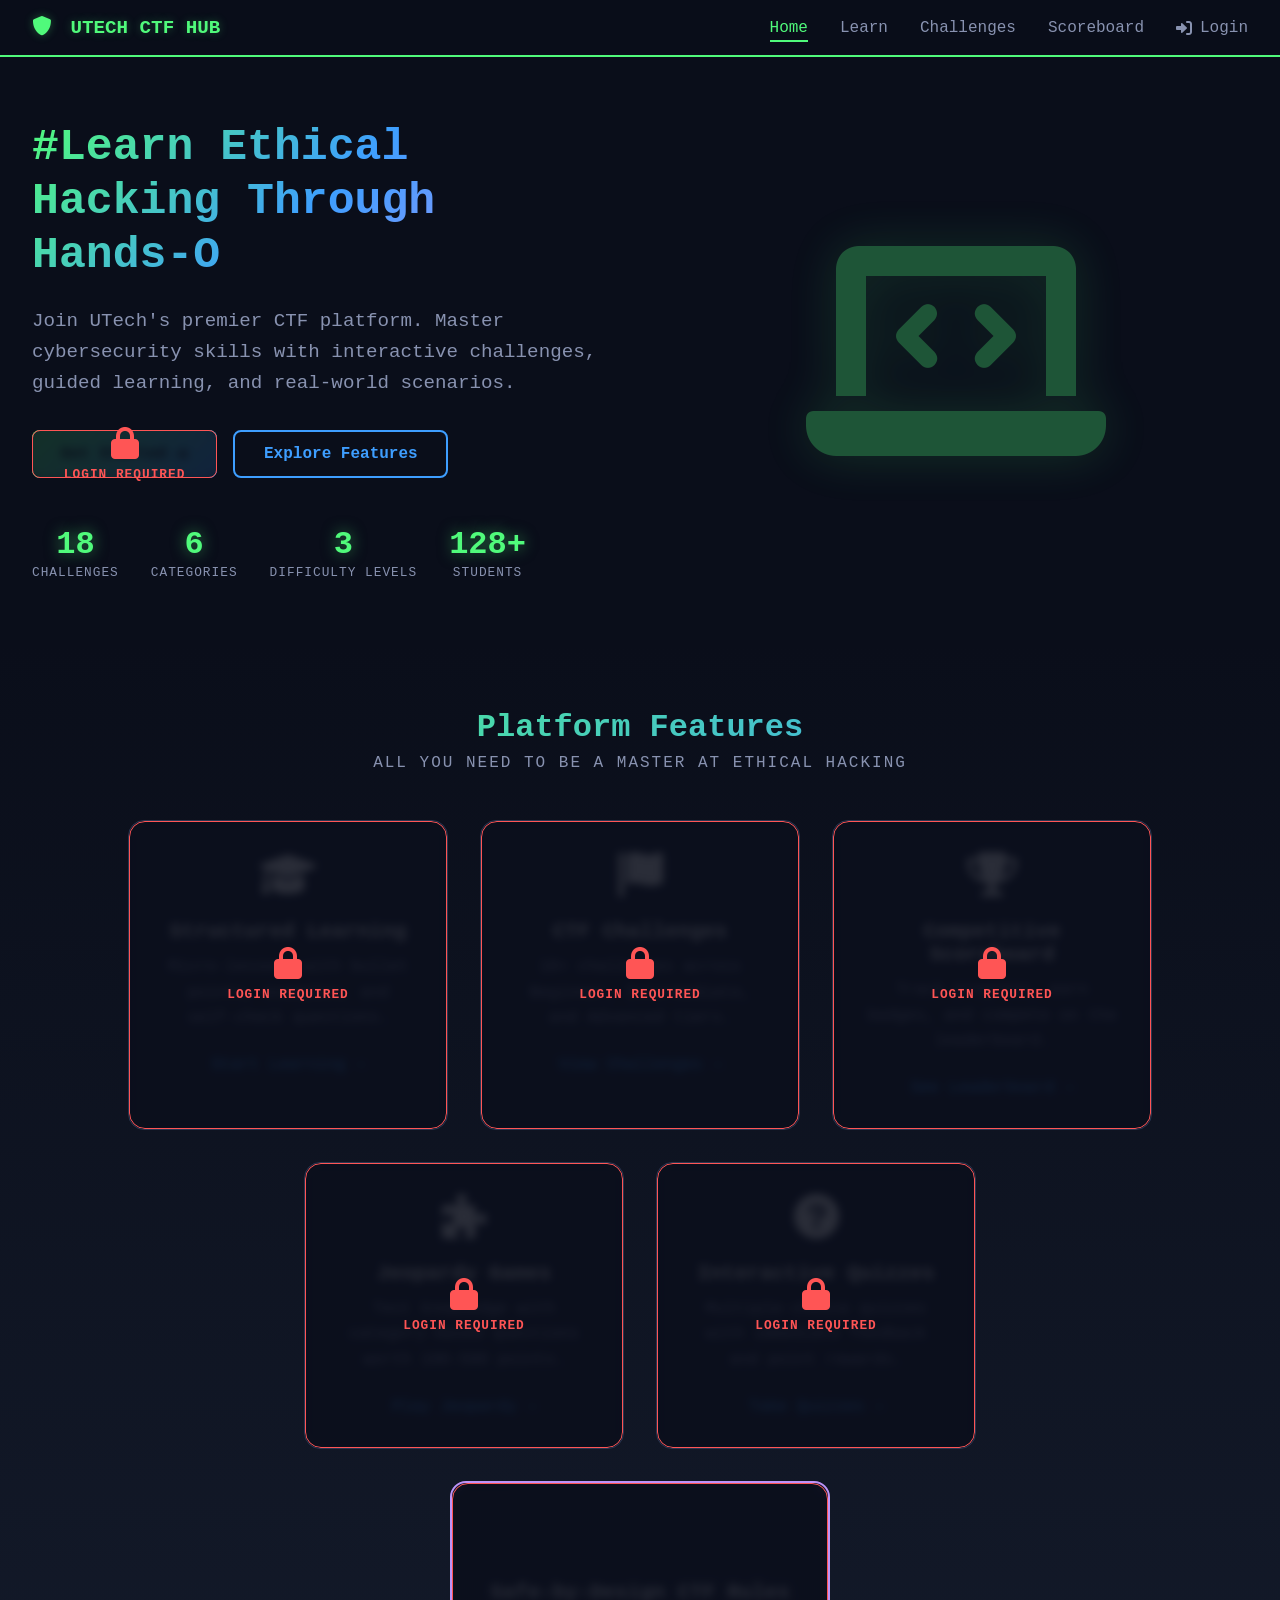
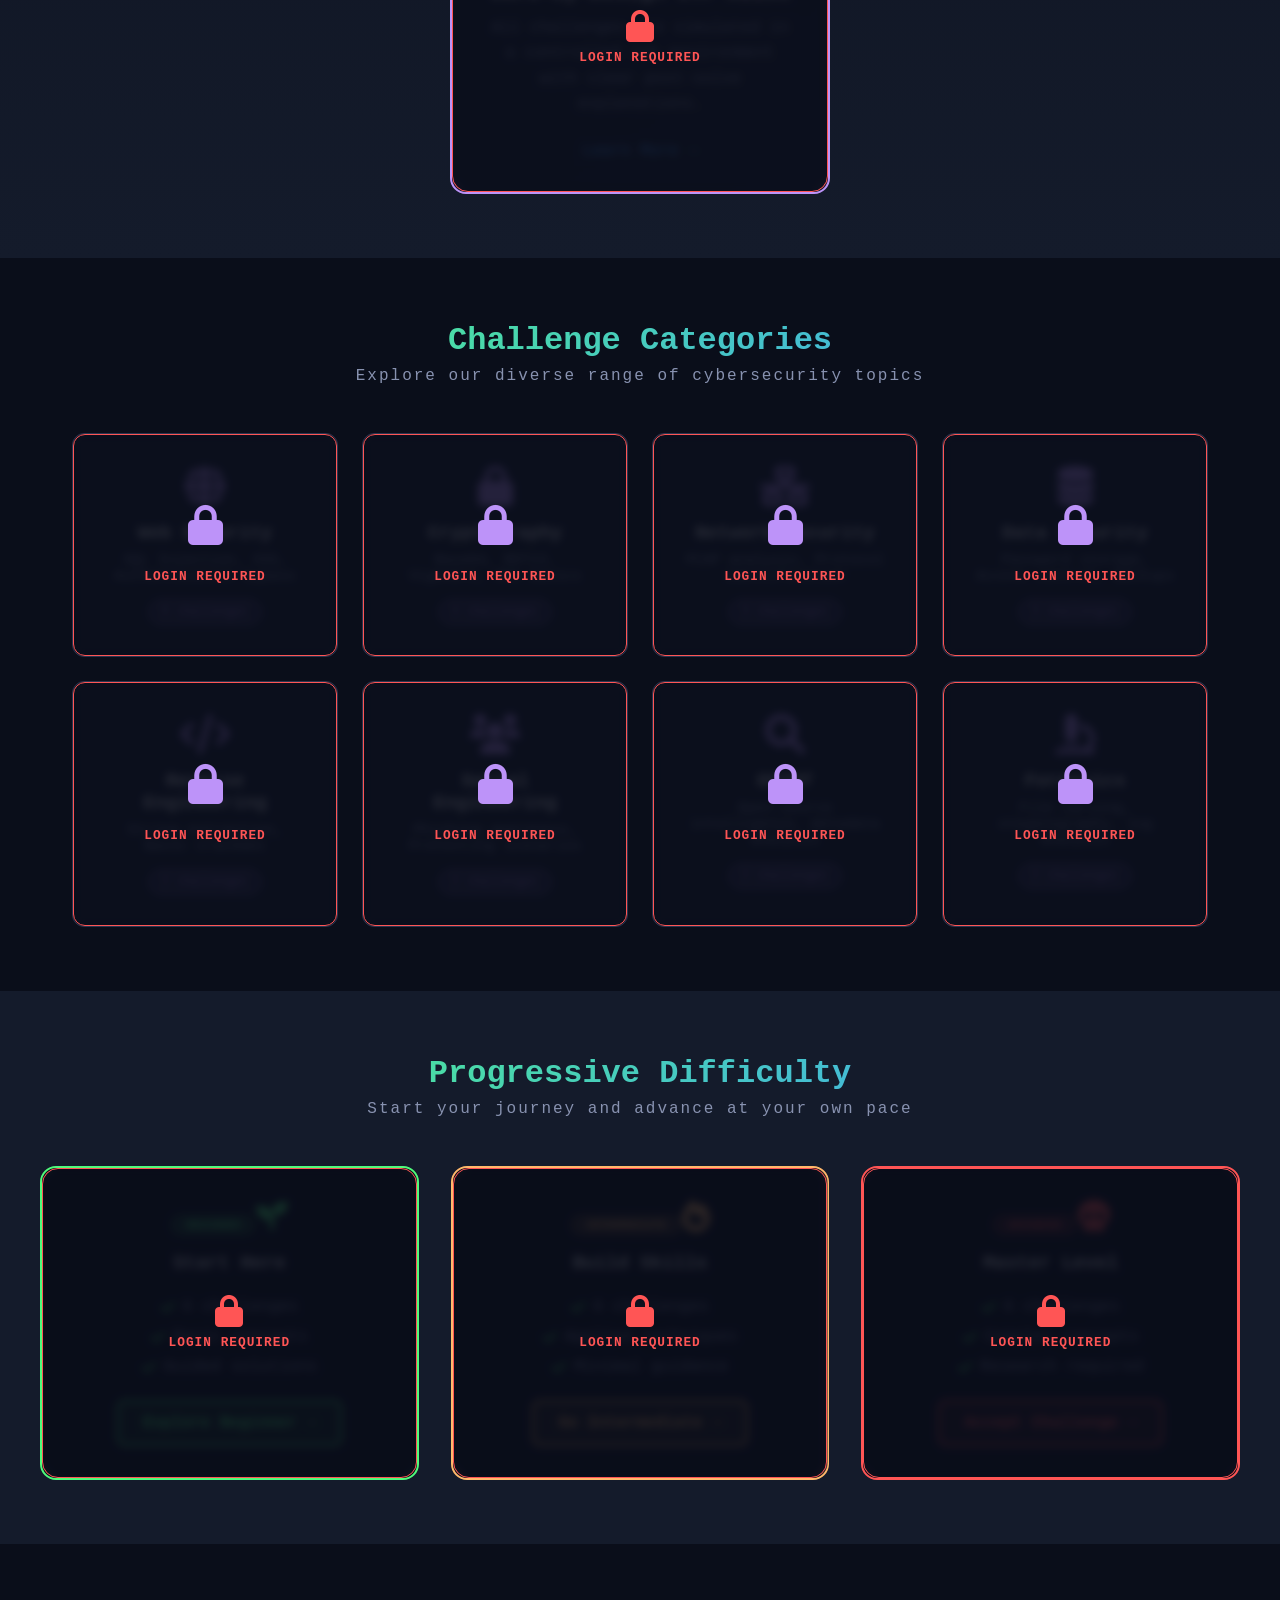
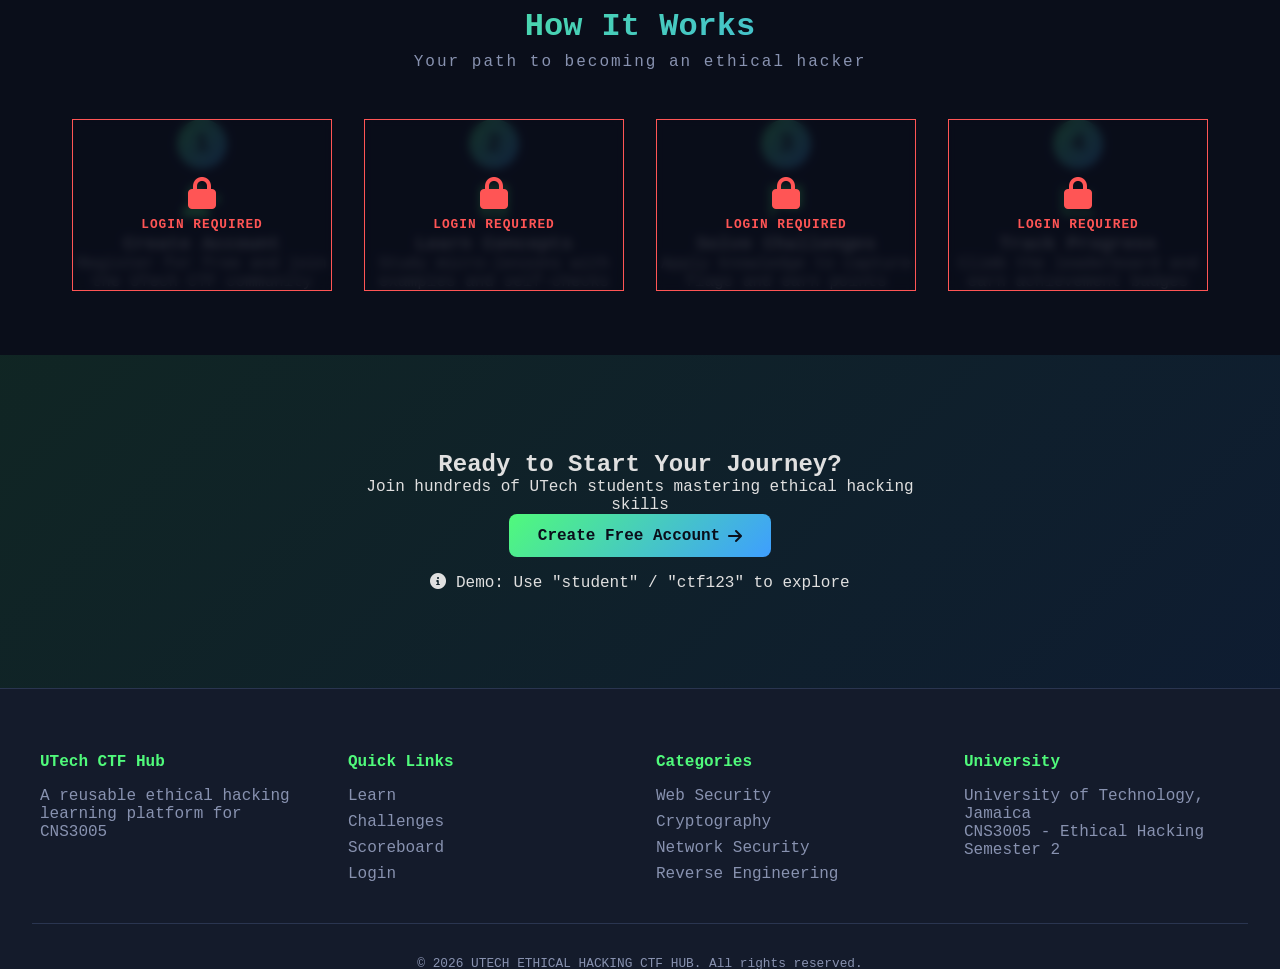
<file: homepage.html>
<!DOCTYPE html>
<html lang="en">
<head>
    <meta charset="UTF-8">
    <meta name="viewport" content="width=device-width, initial-scale=1.0">
    <title>UTECH CTF Hub | Ethical Hacking Platform</title>
    <link rel="stylesheet" href="https://cdnjs.cloudflare.com/ajax/libs/font-awesome/6.0.0/css/all.min.css">
    <style>
        /* ===== CYBERPUNK HOMEPAGE STYLES ===== */
        
        :root {
            --neon-green: #50fa7b;
            --neon-blue: #3e9eff;
            --neon-cyan: #8be9fd;
            --neon-purple: #bd93f9;
            --neon-yellow: #f1fa8c;
            --neon-red: #ff5555;
            --neon-orange: #ffb86b;
            --neon-pink: #ff79c6;
            --bg-primary: #0a0e1a;
            --bg-secondary: #141b2b;
            --bg-terminal: #0f1117;
            --border-color: #2a3550;
            --text-primary: #e0e0e0;
            --text-secondary: #8892b0;
        }

        * {
            margin: 0;
            padding: 0;
            box-sizing: border-box;
        }

        body {
            background: var(--bg-primary);
            color: var(--text-primary);
            font-family: 'Segoe UI', 'Share Tech Mono', monospace;
            overflow-x: hidden;
        }

        /* Matrix Rain Canvas */
        #matrixCanvas {
            position: fixed;
            top: 0;
            left: 0;
            width: 100%;
            height: 100%;
            z-index: -1;
            opacity: 0.12;
            pointer-events: none;
        }

        /* Navigation */
        .navbar {
            background: rgba(10, 14, 26, 0.95);
            backdrop-filter: blur(10px);
            border-bottom: 2px solid var(--neon-green);
            padding: 1rem 2rem;
            display: flex;
            justify-content: space-between;
            align-items: center;
            flex-wrap: wrap;
            gap: 1rem;
            position: sticky;
            top: 0;
            z-index: 100;
        }

        .logo {
            font-size: 1.2rem;
            font-weight: 700;
            color: var(--neon-green);
            text-shadow: 0 0 10px rgba(80, 250, 123, 0.3);
            cursor: pointer;
        }

        .logo i {
            margin-right: 0.5rem;
        }

        .nav-links {
            display: flex;
            list-style: none;
            gap: 2rem;
            flex-wrap: wrap;
            align-items: center;
        }

        .nav-links a {
            color: var(--text-secondary);
            text-decoration: none;
            font-weight: 500;
            transition: all 0.3s ease;
            position: relative;
            cursor: pointer;
        }

        .nav-links a::before {
            content: '';
            position: absolute;
            bottom: -5px;
            left: 0;
            width: 0;
            height: 2px;
            background: var(--neon-green);
            transition: width 0.3s ease;
        }

        .nav-links a:hover::before,
        .nav-links a.active::before {
            width: 100%;
        }

        .nav-links a:hover, .nav-links a.active {
            color: var(--neon-green);
        }

        /* Logout Button */
        .logout-btn {
            background: rgba(255, 85, 85, 0.15);
            border: 1px solid var(--neon-red);
            color: var(--neon-red);
            padding: 0.4rem 1rem;
            border-radius: 30px;
            cursor: pointer;
            transition: all 0.3s ease;
            display: flex;
            align-items: center;
            gap: 0.5rem;
            font-size: 0.85rem;
            font-weight: 500;
        }

        .logout-btn:hover {
            background: var(--neon-red);
            color: var(--bg-primary);
            box-shadow: 0 0 15px rgba(255, 85, 85, 0.4);
        }

        .user-greeting {
            color: var(--neon-green);
            font-size: 0.85rem;
            margin-right: 0.5rem;
            background: rgba(80, 250, 123, 0.1);
            padding: 0.3rem 1rem;
            border-radius: 30px;
            border: 1px solid rgba(80, 250, 123, 0.3);
        }

        /* Login Required Overlay for Cards */
        .feature-card, .category-card, .difficulty-card, .step, .cta-content .btn, .hero-buttons .btn {
            position: relative;
        }

        .locked-overlay {
            position: absolute;
            top: 0;
            left: 0;
            width: 100%;
            height: 100%;
            background: rgba(10, 14, 26, 0.85);
            backdrop-filter: blur(4px);
            border-radius: inherit;
            display: flex;
            flex-direction: column;
            align-items: center;
            justify-content: center;
            gap: 0.5rem;
            z-index: 10;
            cursor: pointer;
            transition: all 0.3s ease;
            border: 1px solid var(--neon-red);
        }

        .locked-overlay i {
            font-size: 2rem;
            color: var(--neon-red);
        }

        .locked-overlay span {
            color: var(--neon-red);
            font-size: 0.8rem;
            font-weight: 600;
            text-transform: uppercase;
            letter-spacing: 1px;
        }

        .locked-overlay:hover {
            background: rgba(255, 85, 85, 0.2);
            transform: scale(1.02);
        }

        /* Hero Section */
        .hero-section {
            display: flex;
            align-items: center;
            justify-content: space-between;
            padding: 4rem 2rem;
            max-width: 1400px;
            margin: 0 auto;
            gap: 3rem;
        }

        .hero-content {
            flex: 1;
        }

        .hero-content h1 {
            font-size: 2.8rem;
            line-height: 1.2;
            margin-bottom: 1.5rem;
            background: linear-gradient(135deg, var(--neon-green), var(--neon-blue), var(--neon-purple));
            -webkit-background-clip: text;
            background-clip: text;
            color: transparent;
            animation: glowPulse 3s infinite;
        }

        @keyframes glowPulse {
            0%, 100% { filter: brightness(1); }
            50% { filter: brightness(1.2); }
        }

        .hero-content p {
            font-size: 1.2rem;
            color: var(--text-secondary);
            margin-bottom: 2rem;
            line-height: 1.6;
        }

        .hero-buttons {
            display: flex;
            gap: 1rem;
            margin-bottom: 3rem;
            flex-wrap: wrap;
        }

        .btn {
            padding: 0.8rem 1.8rem;
            border-radius: 8px;
            font-weight: 600;
            text-decoration: none;
            transition: all 0.3s ease;
            display: inline-flex;
            align-items: center;
            gap: 0.5rem;
            font-family: 'Share Tech Mono', monospace;
            cursor: pointer;
            position: relative;
        }

        .btn-primary {
            background: linear-gradient(135deg, var(--neon-green), var(--neon-blue));
            border: none;
            color: var(--bg-primary);
        }

        .btn-primary:hover {
            transform: translateY(-2px);
            box-shadow: 0 0 30px rgba(80, 250, 123, 0.4);
        }

        .btn-secondary {
            background: transparent;
            border: 2px solid var(--neon-blue);
            color: var(--neon-blue);
        }

        .btn-secondary:hover {
            background: var(--neon-blue);
            color: var(--bg-primary);
            box-shadow: 0 0 20px rgba(62, 158, 255, 0.3);
            transform: translateY(-2px);
        }

        .stats-banner {
            display: flex;
            gap: 2rem;
            flex-wrap: wrap;
        }

        .stat-item {
            text-align: center;
        }

        .stat-number {
            display: block;
            font-size: 2rem;
            font-weight: 700;
            color: var(--neon-green);
            text-shadow: 0 0 15px rgba(80, 250, 123, 0.5);
        }

        .stat-label {
            color: var(--text-secondary);
            font-size: 0.8rem;
            text-transform: uppercase;
            letter-spacing: 1px;
        }

        .hero-image {
            flex: 1;
            text-align: center;
            animation: float 6s ease-in-out infinite;
        }

        @keyframes float {
            0%, 100% { transform: translateY(0); }
            50% { transform: translateY(-20px); }
        }

        .hero-image i {
            font-size: 15rem;
            color: var(--neon-green);
            opacity: 0.3;
            text-shadow: 0 0 50px rgba(80, 250, 123, 0.5);
        }

        /* Features Section - PYRAMID LAYOUT */
        .features-section {
            padding: 4rem 2rem;
            background: linear-gradient(180deg, var(--bg-primary), var(--bg-secondary));
            position: relative;
        }

        .section-header {
            text-align: center;
            margin-bottom: 3rem;
        }

        .section-header h2 {
            font-size: 2rem;
            background: linear-gradient(135deg, var(--neon-green), var(--neon-blue));
            -webkit-background-clip: text;
            background-clip: text;
            color: transparent;
            margin-bottom: 0.5rem;
        }

        .section-header p {
            color: var(--text-secondary);
            letter-spacing: 2px;
        }

        /* Pyramid Grid Layout */
        .pyramid-container {
            max-width: 1200px;
            margin: 0 auto;
            display: flex;
            flex-direction: column;
            align-items: center;
            gap: 2rem;
        }

        .pyramid-row {
            display: flex;
            justify-content: center;
            gap: 2rem;
            flex-wrap: wrap;
        }

        .feature-card {
            background: var(--bg-secondary);
            border: 1px solid var(--border-color);
            border-radius: 16px;
            padding: 2rem;
            transition: all 0.4s cubic-bezier(0.4, 0, 0.2, 1);
            position: relative;
            overflow: hidden;
            text-align: center;
            width: 320px;
        }

        .feature-card::before {
            content: '';
            position: absolute;
            top: 0;
            left: 0;
            width: 100%;
            height: 3px;
            background: linear-gradient(90deg, var(--neon-green), var(--neon-blue), var(--neon-purple));
            transform: scaleX(0);
            transition: transform 0.4s ease;
            z-index: 5;
        }

        .feature-card:hover::before {
            transform: scaleX(1);
        }

        .feature-card:hover {
            transform: translateY(-10px) scale(1.02);
            border-color: var(--neon-green);
            box-shadow: 0 20px 40px rgba(80, 250, 123, 0.2);
        }

        .feature-card.center-card {
            width: 380px;
            background: linear-gradient(145deg, var(--bg-secondary), #1a1f2f);
            border: 2px solid var(--neon-purple);
        }

        .feature-icon {
            font-size: 2.8rem;
            margin-bottom: 1rem;
        }

        .feature-card h3 {
            font-size: 1.3rem;
            color: var(--text-primary);
            margin-bottom: 0.75rem;
        }

        .feature-card p {
            color: var(--text-secondary);
            margin-bottom: 1.5rem;
            line-height: 1.6;
        }

        .feature-link {
            color: var(--neon-blue);
            text-decoration: none;
            display: inline-flex;
            align-items: center;
            gap: 0.5rem;
            transition: all 0.3s ease;
            font-weight: 500;
            cursor: pointer;
        }

        .feature-link:hover {
            color: var(--neon-green);
            gap: 0.8rem;
        }

        /* Categories Section */
        .categories-section {
            padding: 4rem 2rem;
            max-width: 1200px;
            margin: 0 auto;
        }

        .categories-grid {
            display: grid;
            grid-template-columns: repeat(auto-fit, minmax(250px, 1fr));
            gap: 1.5rem;
        }

        .category-card {
            background: var(--bg-secondary);
            border: 1px solid var(--border-color);
            border-radius: 12px;
            padding: 2rem;
            text-align: center;
            transition: all 0.3s ease;
            position: relative;
        }

        .category-card:hover {
            border-color: var(--neon-purple);
            transform: translateY(-5px);
            box-shadow: 0 10px 20px rgba(189, 147, 249, 0.1);
        }

        .category-card i {
            font-size: 2.5rem;
            color: var(--neon-purple);
            margin-bottom: 1rem;
        }

        .category-card h3 {
            color: var(--text-primary);
            margin-bottom: 0.5rem;
        }

        .category-card p {
            color: var(--text-secondary);
            font-size: 0.9rem;
            margin-bottom: 1rem;
        }

        .challenge-count {
            display: inline-block;
            background: rgba(189, 147, 249, 0.1);
            border: 1px solid var(--neon-purple);
            padding: 0.25rem 0.75rem;
            border-radius: 20px;
            font-size: 0.75rem;
            color: var(--neon-purple);
        }

        /* Difficulty Section */
        .difficulty-section {
            padding: 4rem 2rem;
            background: var(--bg-secondary);
        }

        .difficulty-grid {
            display: grid;
            grid-template-columns: repeat(auto-fit, minmax(300px, 1fr));
            gap: 2rem;
            max-width: 1200px;
            margin: 0 auto;
        }

        .difficulty-card {
            background: var(--bg-primary);
            border-radius: 16px;
            padding: 2rem;
            text-align: center;
            transition: all 0.3s ease;
            position: relative;
        }

        .difficulty-card.beginner { border: 2px solid #50fa7b; }
        .difficulty-card.intermediate { border: 2px solid #ffb86b; }
        .difficulty-card.advanced { border: 2px solid #ff5555; }

        .level-badge {
            display: inline-block;
            padding: 0.3rem 1rem;
            border-radius: 20px;
            font-size: 0.7rem;
            font-weight: 700;
            text-transform: uppercase;
            margin-bottom: 1rem;
        }

        .beginner .level-badge { background: rgba(80, 250, 123, 0.2); color: #50fa7b; }
        .intermediate .level-badge { background: rgba(255, 184, 108, 0.2); color: #ffb86b; }
        .advanced .level-badge { background: rgba(255, 85, 85, 0.2); color: #ff5555; }

        .difficulty-card ul {
            list-style: none;
            margin: 1.5rem 0;
        }

        .difficulty-card li {
            margin-bottom: 0.75rem;
            display: flex;
            align-items: center;
            justify-content: center;
            gap: 0.5rem;
            color: var(--text-secondary);
        }

        .difficulty-card li i { color: var(--neon-green); }

        .btn-level {
            display: inline-block;
            padding: 0.75rem 1.5rem;
            border-radius: 8px;
            text-decoration: none;
            font-weight: 600;
            transition: all 0.3s ease;
            cursor: pointer;
        }

        .beginner .btn-level { background: rgba(80, 250, 123, 0.1); border: 2px solid #50fa7b; color: #50fa7b; }
        .beginner .btn-level:hover { background: #50fa7b; color: var(--bg-primary); }

        .intermediate .btn-level { background: rgba(255, 184, 108, 0.1); border: 2px solid #ffb86b; color: #ffb86b; }
        .intermediate .btn-level:hover { background: #ffb86b; color: var(--bg-primary); }

        .advanced .btn-level { background: rgba(255, 85, 85, 0.1); border: 2px solid #ff5555; color: #ff5555; }
        .advanced .btn-level:hover { background: #ff5555; color: var(--bg-primary); }

        /* How It Works */
        .how-it-works {
            padding: 4rem 2rem;
            max-width: 1200px;
            margin: 0 auto;
        }

        .steps-container {
            display: grid;
            grid-template-columns: repeat(auto-fit, minmax(200px, 1fr));
            gap: 2rem;
            margin-top: 3rem;
        }

        .step {
            text-align: center;
            position: relative;
        }

        .step-number {
            width: 50px;
            height: 50px;
            background: linear-gradient(135deg, var(--neon-green), var(--neon-blue));
            color: var(--bg-primary);
            border-radius: 50%;
            display: flex;
            align-items: center;
            justify-content: center;
            font-size: 1.5rem;
            font-weight: 700;
            margin: 0 auto 1rem;
        }

        .step-icon { font-size: 2rem; color: var(--neon-green); margin-bottom: 1rem; }

        /* CTA Section */
        .cta-section {
            padding: 6rem 2rem;
            background: linear-gradient(135deg, rgba(80, 250, 123, 0.1), rgba(62, 158, 255, 0.1));
            text-align: center;
        }

        .cta-content { max-width: 600px; margin: 0 auto; }

        /* Footer */
        .footer {
            background: var(--bg-secondary);
            padding: 4rem 2rem 1rem;
            border-top: 1px solid var(--border-color);
        }

        .footer-content {
            display: grid;
            grid-template-columns: repeat(auto-fit, minmax(200px, 1fr));
            gap: 2rem;
            max-width: 1200px;
            margin: 0 auto 2rem;
        }

        .footer-section h4 { color: var(--neon-green); margin-bottom: 1rem; }
        .footer-section p, .footer-section a { color: var(--text-secondary); text-decoration: none; }
        .footer-section a:hover { color: var(--neon-green); }
        .footer-section ul { list-style: none; }
        .footer-section ul li { margin-bottom: 0.5rem; }

        .footer-bottom {
            text-align: center;
            padding-top: 2rem;
            border-top: 1px solid var(--border-color);
            color: var(--text-secondary);
            font-size: 0.8rem;
        }

        @media (max-width: 768px) {
            .hero-section { flex-direction: column; text-align: center; }
            .hero-content h1 { font-size: 1.8rem; }
            .hero-buttons { justify-content: center; }
            .stats-banner { justify-content: center; }
            .hero-image i { font-size: 8rem; }
            .navbar { flex-direction: column; text-align: center; }
            .nav-links { justify-content: center; }
            .feature-card, .feature-card.center-card { width: 100%; max-width: 350px; }
            .pyramid-row { flex-direction: column; align-items: center; }
        }
    </style>
</head>
<body>

    <canvas id="matrixCanvas"></canvas>

    <nav class="navbar">
        <div class="logo" onclick="navigateTo('homepage.html')">
            <i class="fas fa-shield-alt"></i> UTECH CTF HUB
        </div>
        <ul class="nav-links">
            <li><a onclick="navigateTo('homepage.html')" class="active">Home</a></li>
            <li><a onclick="navigateTo('CTF learning material.html')">Learn</a></li>
            <li><a onclick="navigateTo('CTF challenge.html')">Challenges</a></li>
            <li><a onclick="navigateTo('CTF scoreboard.html')">Scoreboard</a></li>
            <li id="authContainer" style="display: flex; align-items: center; gap: 0.8rem;">
                <!-- Dynamic content: user greeting + logout button -->
            </li>
        </ul>
    </nav>

    <!-- Hero Section -->
    <section class="hero-section">
        <div class="hero-content">
            <h1>#Learn Ethical Hacking Through Hands-On Challenges</h1>
            <p>Join UTech's premier CTF platform. Master cybersecurity skills with interactive challenges, guided learning, and real-world scenarios.</p>
            <div class="hero-buttons">
                <a class="btn btn-primary" onclick="handleGetStarted()">Get Started <i class="fas fa-arrow-right"></i></a>
                <a class="btn btn-secondary" onclick="scrollToFeatures()">Explore Features</a>
            </div>
            <div class="stats-banner">
                <div class="stat-item"><span class="stat-number" id="statChallenges">18+</span><span class="stat-label">Challenges</span></div>
                <div class="stat-item"><span class="stat-number">6</span><span class="stat-label">Categories</span></div>
                <div class="stat-item"><span class="stat-number">3</span><span class="stat-label">Difficulty Levels</span></div>
                <div class="stat-item"><span class="stat-number" id="statStudents">100+</span><span class="stat-label">Students</span></div>
            </div>
        </div>
        <div class="hero-image"><i class="fas fa-laptop-code"></i></div>
    </section>

    <!-- Features Section - PYRAMID LAYOUT -->
    <section id="features" class="features-section">
        <div class="section-header"><h2>Platform Features</h2><p>ALL YOU NEED TO BE A MASTER AT ETHICAL HACKING</p></div>
        <div class="pyramid-container" id="featuresContainer">
            <!-- Feature cards will be dynamically generated with login protection -->
        </div>
    </section>

    <!-- Challenge Categories -->
    <section class="categories-section">
        <div class="section-header"><h2>Challenge Categories</h2><p>Explore our diverse range of cybersecurity topics</p></div>
        <div class="categories-grid" id="categoriesContainer"></div>
    </section>

    <!-- Difficulty Levels -->
    <section class="difficulty-section">
        <div class="section-header"><h2>Progressive Difficulty</h2><p>Start your journey and advance at your own pace</p></div>
        <div class="difficulty-grid" id="difficultyContainer"></div>
    </section>

    <!-- How It Works -->
    <section class="how-it-works">
        <div class="section-header"><h2>How It Works</h2><p>Your path to becoming an ethical hacker</p></div>
        <div class="steps-container" id="stepsContainer"></div>
    </section>

    <!-- Call to Action -->
    <section class="cta-section">
        <div class="cta-content"><h2>Ready to Start Your Journey?</h2><p>Join hundreds of UTech students mastering ethical hacking skills</p><a class="btn btn-primary btn-large" onclick="handleGetStarted()">Create Free Account <i class="fas fa-arrow-right"></i></a><p class="demo-login-hint" style="margin-top:1rem;"><i class="fas fa-info-circle"></i> Demo: Use "student" / "ctf123" to explore</p></div>
    </section>

    <!-- Footer -->
    <footer class="footer">
        <div class="footer-content">
            <div class="footer-section"><h4>UTech CTF Hub</h4><p>A reusable ethical hacking learning platform for CNS3005</p></div>
            <div class="footer-section"><h4>Quick Links</h4><ul><li><a onclick="navigateTo('CTF learning material.html')">Learn</a></li><li><a onclick="navigateTo('CTF challenge.html')">Challenges</a></li><li><a onclick="navigateTo('CTF scoreboard.html')">Scoreboard</a></li><li><a onclick="navigateTo('login.html')">Login</a></li></ul></div>
            <div class="footer-section"><h4>Categories</h4><ul><li><a>Web Security</a></li><li><a>Cryptography</a></li><li><a>Network Security</a></li><li><a>Reverse Engineering</a></li></ul></div>
            <div class="footer-section"><h4>University</h4><p>University of Technology, Jamaica</p><p>CNS3005 - Ethical Hacking</p><p>Semester 2</p></div>
        </div>
        <div class="footer-bottom"><p>&copy; 2026 UTECH ETHICAL HACKING CTF HUB. All rights reserved.</p></div>
    </footer>

    <script>
        // ========== MATRIX RAIN ==========
        const canvas = document.getElementById('matrixCanvas');
        const ctx = canvas.getContext('2d');
        function resizeCanvas() { canvas.width = window.innerWidth; canvas.height = window.innerHeight; }
        resizeCanvas();
        window.addEventListener('resize', resizeCanvas);
        const chars = "ABCDEFGHIJKLMNOPQRSTUVWXYZ123456789@#$%^&*";
        let drops = [];
        function initDrops() { drops = []; for(let i=0; i<canvas.width/14; i++) drops[i]=Math.random()*canvas.height; }
        initDrops();
        function drawMatrix() {
            if(!ctx) return;
            ctx.fillStyle = 'rgba(10,10,10,0.04)';
            ctx.fillRect(0,0,canvas.width,canvas.height);
            ctx.fillStyle = '#50fa7b';
            ctx.font = '14px monospace';
            for(let i=0;i<drops.length;i++) {
                ctx.fillText(chars[Math.floor(Math.random()*chars.length)], i*14, drops[i]*14);
                if(drops[i]*14 > canvas.height && Math.random()>0.975) drops[i]=0;
                drops[i]++;
            }
        }
        setInterval(drawMatrix,35);
        window.addEventListener('resize',()=>{ resizeCanvas(); initDrops(); });

        // ========== AUTH STATE MANAGEMENT ==========
        function getCurrentUser() {
            const user = localStorage.getItem('user') || sessionStorage.getItem('user');
            if(user) {
                try { return JSON.parse(user); } catch(e) { return null; }
            }
            return null;
        }

        function logout() {
            localStorage.removeItem('user');
            sessionStorage.removeItem('user');
            alert('🔐 You have been logged out. Redirecting to login page...');
            window.location.href = 'login.html';
        }

        function isLoggedIn() {
            return getCurrentUser() !== null;
        }

        function redirectToLogin() {
            alert('⚠️ Please login to access this feature.');
            window.location.href = 'login.html';
        }

        function handleProtectedClick(action, event) {
            event.stopPropagation();
            if (!isLoggedIn()) {
                redirectToLogin();
                return false;
            }
            if (typeof action === 'function') {
                action();
            } else if (typeof action === 'string') {
                navigateTo(action);
            }
            return true;
        }

        // Wrap element with login protection overlay
        function protectElement(element, targetUrl) {
            if (!element) return;
            const overlay = document.createElement('div');
            overlay.className = 'locked-overlay';
            overlay.innerHTML = '<i class="fas fa-lock"></i><span>Login Required</span>';
            overlay.style.cursor = 'pointer';
            overlay.onclick = (e) => {
                e.stopPropagation();
                redirectToLogin();
            };
            element.style.position = 'relative';
            element.appendChild(overlay);
        }

        function updateAuthUI() {
            const authContainer = document.getElementById('authContainer');
            if(!authContainer) return;
            const user = getCurrentUser();
            const loggedIn = !!user;
            
            if(loggedIn && user.username) {
                authContainer.innerHTML = `
                    <span class="user-greeting"><i class="fas fa-user-astronaut"></i> ${user.username}</span>
                    <button class="logout-btn" onclick="logout()"><i class="fas fa-sign-out-alt"></i> LOGOUT</button>
                `;
            } else {
                authContainer.innerHTML = `<a href="login.html" style="display:flex; align-items:center; gap:0.5rem;"><i class="fas fa-sign-in-alt"></i> Login</a>`;
            }
            
            // Apply overlays to protected elements
            applyProtectionOverlays();
        }

        function applyProtectionOverlays() {
            const loggedIn = isLoggedIn();
            
            // Feature cards
            const featureCards = document.querySelectorAll('.feature-card');
            featureCards.forEach(card => {
                const existingOverlay = card.querySelector('.locked-overlay');
                if (!loggedIn) {
                    if (!existingOverlay) protectElement(card, null);
                } else {
                    if (existingOverlay) existingOverlay.remove();
                }
            });
            
            // Category cards
            const categoryCards = document.querySelectorAll('.category-card');
            categoryCards.forEach(card => {
                const existingOverlay = card.querySelector('.locked-overlay');
                if (!loggedIn) {
                    if (!existingOverlay) protectElement(card, null);
                } else {
                    if (existingOverlay) existingOverlay.remove();
                }
            });
            
            // Difficulty cards
            const difficultyCards = document.querySelectorAll('.difficulty-card');
            difficultyCards.forEach(card => {
                const existingOverlay = card.querySelector('.locked-overlay');
                if (!loggedIn) {
                    if (!existingOverlay) protectElement(card, null);
                } else {
                    if (existingOverlay) existingOverlay.remove();
                }
            });
            
            // Steps
            const steps = document.querySelectorAll('.step');
            steps.forEach(step => {
                const existingOverlay = step.querySelector('.locked-overlay');
                if (!loggedIn) {
                    if (!existingOverlay) protectElement(step, null);
                } else {
                    if (existingOverlay) existingOverlay.remove();
                }
            });
            
            // Hero buttons
            const heroBtns = document.querySelectorAll('.hero-buttons .btn');
            heroBtns.forEach(btn => {
                const existingOverlay = btn.querySelector('.locked-overlay');
                if (!loggedIn && btn.innerHTML.includes('Get Started')) {
                    if (!existingOverlay) protectElement(btn, null);
                } else if (existingOverlay) {
                    existingOverlay.remove();
                }
            });
        }

        // Render all content dynamically
        function renderContent() {
            // Features
            document.getElementById('featuresContainer').innerHTML = `
                <div class="pyramid-row top">
                    <div class="feature-card"><div class="feature-icon"><i class="fas fa-graduation-cap"></i></div><h3>Structured Learning</h3><p>Micro-lessons with bullet points, examples, and self-check questions.</p><a class="feature-link" onclick="if(isLoggedIn()) navigateTo('CTF learning material.html'); else redirectToLogin();">Start Learning →</a></div>
                    <div class="feature-card"><div class="feature-icon"><i class="fas fa-flag"></i></div><h3>CTF Challenges</h3><p>18+ challenges across Beginner, Intermediate, and Advanced tiers.</p><a class="feature-link" onclick="if(isLoggedIn()) navigateTo('CTF challenge.html'); else redirectToLogin();">View Challenges →</a></div>
                    <div class="feature-card"><div class="feature-icon"><i class="fas fa-trophy"></i></div><h3>Competitive Scoreboard</h3><p>Track progress, earn badges, and compete on the leaderboard.</p><a class="feature-link" onclick="if(isLoggedIn()) navigateTo('CTF scoreboard.html'); else redirectToLogin();">See Leaderboard →</a></div>
                </div>
                <div class="pyramid-row middle">
                    <div class="feature-card"><div class="feature-icon"><i class="fas fa-puzzle-piece"></i></div><h3>Jeopardy Games</h3><p>Test knowledge with category-based questions worth 100-500 points.</p><a class="feature-link" onclick="if(isLoggedIn()) navigateTo('Jeopardy.html'); else redirectToLogin();">Play Jeopardy →</a></div>
                    <div class="feature-card"><div class="feature-icon"><i class="fas fa-question-circle"></i></div><h3>Interactive Quizzes</h3><p>Multiple-choice quizzes with immediate feedback and point rewards.</p><a class="feature-link" onclick="if(isLoggedIn()) navigateTo('Quizzes.html'); else redirectToLogin();">Take Quizzes →</a></div>
                </div>
                <div class="pyramid-row bottom">
                    <div class="feature-card center-card"><div class="feature-icon"><i class="fas fa-shield-hal"></i></div><h3>Safe-by-Design CTF Rules</h3><p>All challenges are simulated in a controlled lab environment with clear post-solve explanations.</p><a class="feature-link" onclick="window.open('https://trailofbits.github.io/ctf/index.html', '_blank');">Learn More →</a></div>
                </div>
            `;
            
            // Categories
            document.getElementById('categoriesContainer').innerHTML = `
                <div class="category-card"><i class="fas fa-globe"></i><h3>Web Security</h3><p>SQL Injection, XSS, Authentication bypass</p><span class="challenge-count">6 challenges</span></div>
                <div class="category-card"><i class="fas fa-lock"></i><h3>Cryptography</h3><p>Base64, ROT13, Vigenère, RSA basics</p><span class="challenge-count">4 challenges</span></div>
                <div class="category-card"><i class="fas fa-network-wired"></i><h3>Network Security</h3><p>PCAP analysis, Protocol identification</p><span class="challenge-count">3 challenges</span></div>
                <div class="category-card"><i class="fas fa-database"></i><h3>Data Security</h3><p>Password storage, Access control, Backups</p><span class="challenge-count">3 challenges</span></div>
                <div class="category-card"><i class="fas fa-code"></i><h3>Reverse Engineering</h3><p>String extraction, Basic crackmes</p><span class="challenge-count">2 challenges</span></div>
                <div class="category-card"><i class="fas fa-users"></i><h3>Social Engineering</h3><p>Phishing awareness, Pretexting scenarios</p><span class="challenge-count">2 challenges</span></div>
                <div class="category-card"><i class="fas fa-search"></i><h3>OSINT</h3><p>Open-source intelligence, metadata analysis</p><span class="challenge-count">2 challenges</span></div>
                <div class="category-card"><i class="fas fa-microscope"></i><h3>Forensics</h3><p>File carving, steganography, log analysis</p><span class="challenge-count">2 challenges</span></div>
            `;
            
            // Difficulty
            document.getElementById('difficultyContainer').innerHTML = `
                <div class="difficulty-card beginner"><div class="level-badge">Beginner</div><i class="fas fa-seedling" style="font-size:2rem; color:#50fa7b;"></i><h3>Start Here</h3><ul><li><i class="fas fa-check"></i> 6 challenges</li><li><i class="fas fa-check"></i> Basic concepts</li><li><i class="fas fa-check"></i> Guided solutions</li></ul><a class="btn-level" onclick="if(isLoggedIn()) navigateTo('CTF challenge.html?difficulty=beginner'); else redirectToLogin();">Explore Beginner →</a></div>
                <div class="difficulty-card intermediate"><div class="level-badge">Intermediate</div><i class="fas fa-fire" style="font-size:2rem; color:#ffb86b;"></i><h3>Build Skills</h3><ul><li><i class="fas fa-check"></i> 6 challenges</li><li><i class="fas fa-check"></i> Applied techniques</li><li><i class="fas fa-check"></i> Minimal guidance</li></ul><a class="btn-level" onclick="if(isLoggedIn()) navigateTo('CTF challenge.html?difficulty=intermediate'); else redirectToLogin();">Go Intermediate →</a></div>
                <div class="difficulty-card advanced"><div class="level-badge">Advanced</div><i class="fas fa-skull" style="font-size:2rem; color:#ff5555;"></i><h3>Master Level</h3><ul><li><i class="fas fa-check"></i> 6 challenges</li><li><i class="fas fa-check"></i> Complex concepts</li><li><i class="fas fa-check"></i> Research required</li></ul><a class="btn-level" onclick="if(isLoggedIn()) navigateTo('CTF challenge.html?difficulty=advanced'); else redirectToLogin();">Accept Challenge →</a></div>
            `;
            
            // Steps
            document.getElementById('stepsContainer').innerHTML = `
                <div class="step"><div class="step-number">1</div><i class="fas fa-user-plus step-icon"></i><h3>Create Account</h3><p>Register for free and join the UTech CTF community</p></div>
                <div class="step"><div class="step-number">2</div><i class="fas fa-book step-icon"></i><h3>Learn Concepts</h3><p>Study micro-lessons with examples and self-checks</p></div>
                <div class="step"><div class="step-number">3</div><i class="fas fa-flag step-icon"></i><h3>Solve Challenges</h3><p>Apply knowledge to capture flags and earn points</p></div>
                <div class="step"><div class="step-number">4</div><i class="fas fa-chart-line step-icon"></i><h3>Track Progress</h3><p>Climb the leaderboard and earn achievement badges</p></div>
            `;
        }

        function handleGetStarted() {
            if (isLoggedIn()) {
                navigateTo('CTF challenge.html');
            } else {
                navigateTo('registration.html');
            }
        }

        function navigateTo(page) {
            window.location.href = page;
        }

        function scrollToFeatures() {
            document.getElementById('features')?.scrollIntoView({ behavior: 'smooth' });
        }

        // Animated counters
        function animateCounter(element, target) {
            let start = 0;
            const increment = target / 60;
            let current = start;
            const timer = setInterval(() => {
                current += increment;
                if(current >= target) {
                    element.textContent = target + (target >= 100 ? '+' : '');
                    clearInterval(timer);
                } else {
                    element.textContent = Math.floor(current);
                }
            }, 30);
        }

        const observer = new IntersectionObserver((entries) => {
            entries.forEach(entry => {
                if(entry.isIntersecting) {
                    const statChallenges = document.getElementById('statChallenges');
                    const statStudents = document.getElementById('statStudents');
                    if(statChallenges && statChallenges.textContent === '18+') {
                        animateCounter(statChallenges, 18);
                        animateCounter(statStudents, 128);
                    }
                    observer.unobserve(entry.target);
                }
            });
        });
        const heroSection = document.querySelector('.hero-section');
        if(heroSection) observer.observe(heroSection);

        // Card reveal animation
        function observeCards() {
            const cards = document.querySelectorAll('.feature-card, .category-card, .difficulty-card');
            const cardObserver = new IntersectionObserver((entries) => {
                entries.forEach((entry, idx) => {
                    if(entry.isIntersecting) {
                        setTimeout(() => { entry.target.style.opacity = '1'; entry.target.style.transform = 'translateY(0)'; }, idx * 80);
                        cardObserver.unobserve(entry.target);
                    }
                });
            }, { threshold: 0.1 });
            cards.forEach(card => { 
                card.style.opacity = '0'; 
                card.style.transform = 'translateY(30px)'; 
                card.style.transition = 'all 0.5s ease'; 
                cardObserver.observe(card); 
            });
        }

        // Typing effect
        const heroText = document.querySelector('.hero-content h1');
        if(heroText && heroText.textContent.startsWith('#')) {
            const original = heroText.textContent;
            heroText.textContent = '';
            let i=0;
            function type() { if(i<original.length) { heroText.textContent += original.charAt(i); i++; setTimeout(type, 45); } }
            type();
        }

        // Initialize
        document.addEventListener('DOMContentLoaded', () => {
            renderContent();
            updateAuthUI();
            observeCards();
        });
    </script>
</body>
</html>
</file>
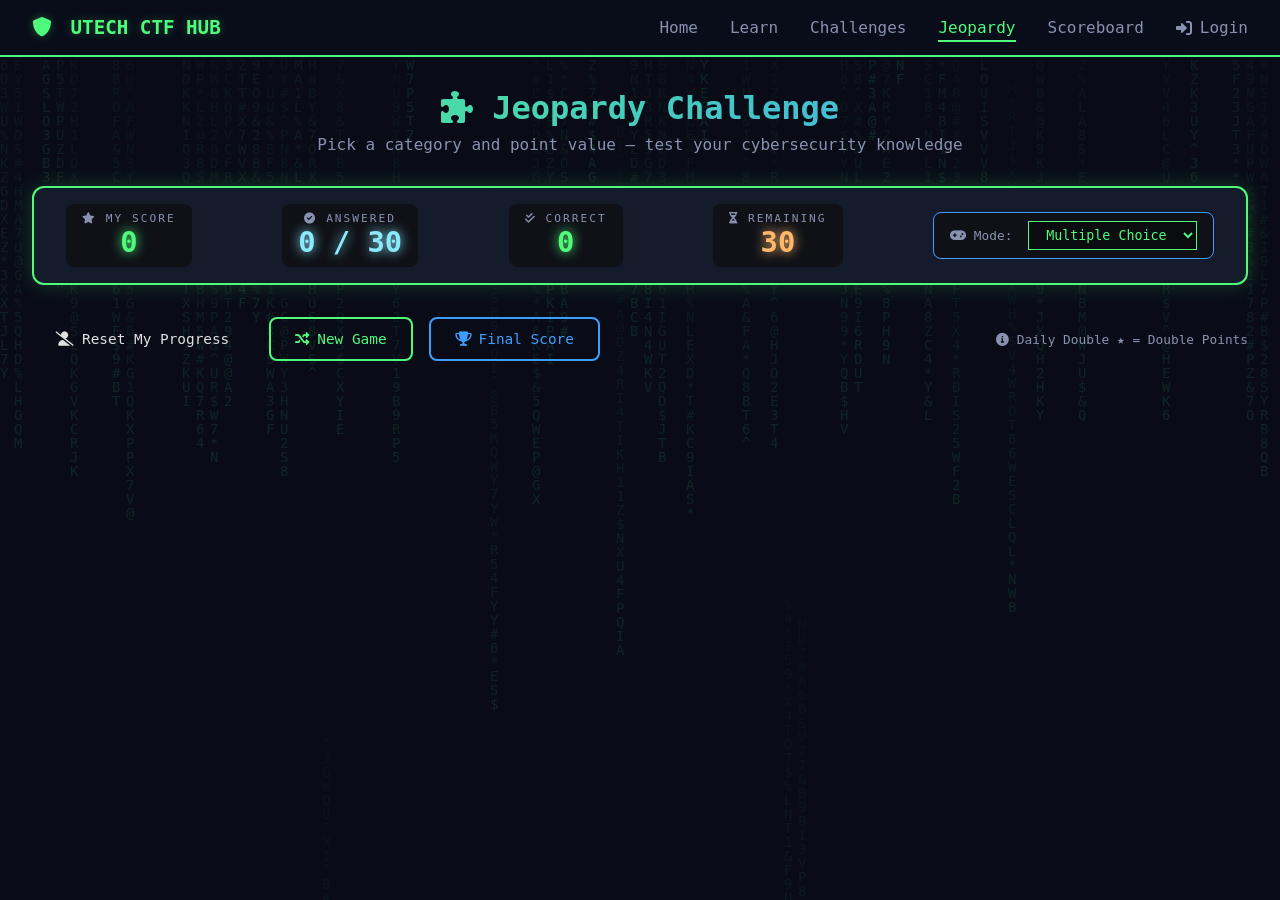
<file: Jeopardy.html>
<!DOCTYPE html>
<html lang="en">
<head>
    <meta charset="UTF-8">
    <meta name="viewport" content="width=device-width, initial-scale=1.0">
    <title>Jeopardy - CTF Hub</title>
    <link rel="stylesheet" href="https://cdnjs.cloudflare.com/ajax/libs/font-awesome/6.0.0/css/all.min.css">
    <style>
        /* ===== CYBERPUNK JEOPARDY STYLES ===== */
        :root {
            --neon-green: #50fa7b;
            --neon-blue: #3e9eff;
            --neon-cyan: #8be9fd;
            --neon-magenta: #ff79c6;
            --neon-purple: #bd93f9;
            --neon-yellow: #f1fa8c;
            --neon-red: #ff5555;
            --diff-beginner: #50fa7b;
            --diff-intermediate: #ffb86b;
            --diff-advanced: #ff5555;
            --bg-primary: #0a0e1a;
            --bg-secondary: #141b2b;
            --bg-panel: #141b2b;
            --bg-terminal: #0f1117;
            --bg-deep: #0a0c10;
            --border-color: #2a3550;
            --text-primary: #e0e0e0;
            --text-secondary: #8892b0;
        }

        * { margin: 0; padding: 0; box-sizing: border-box; }
        body { background: var(--bg-primary); color: var(--text-primary); font-family: 'Segoe UI', 'Share Tech Mono', monospace; overflow-x: hidden; }

        #matrixCanvas {
            position: fixed;
            top: 0;
            left: 0;
            width: 100%;
            height: 100%;
            z-index: -1;
            opacity: 0.1;
            pointer-events: none;
        }

        .navbar {
            background: rgba(10, 14, 26, 0.95);
            backdrop-filter: blur(10px);
            border-bottom: 2px solid var(--neon-green);
            padding: 1rem 2rem;
            display: flex;
            justify-content: space-between;
            align-items: center;
            flex-wrap: wrap;
            gap: 1rem;
            position: sticky;
            top: 0;
            z-index: 100;
        }

        .logo {
            font-size: 1.2rem;
            font-weight: 700;
            color: var(--neon-green);
            text-shadow: 0 0 10px rgba(80, 250, 123, 0.3);
            cursor: pointer;
        }

        .logo i { margin-right: 0.5rem; }

        .nav-links {
            display: flex;
            list-style: none;
            gap: 2rem;
            flex-wrap: wrap;
            align-items: center;
        }

        .nav-links a {
            color: var(--text-secondary);
            text-decoration: none;
            font-weight: 500;
            transition: all 0.3s ease;
            position: relative;
            cursor: pointer;
        }

        .nav-links a::before {
            content: '';
            position: absolute;
            bottom: -5px;
            left: 0;
            width: 0;
            height: 2px;
            background: var(--neon-green);
            transition: width 0.3s ease;
        }

        .nav-links a:hover::before,
        .nav-links a.active::before {
            width: 100%;
        }

        .nav-links a:hover, .nav-links a.active {
            color: var(--neon-green);
        }

        .logout-btn {
            background: rgba(255, 85, 85, 0.15);
            border: 1px solid var(--neon-red);
            color: var(--neon-red);
            padding: 0.4rem 1rem;
            border-radius: 30px;
            cursor: pointer;
            transition: all 0.3s ease;
            display: flex;
            align-items: center;
            gap: 0.5rem;
            font-size: 0.85rem;
            font-weight: 500;
        }

        .logout-btn:hover {
            background: var(--neon-red);
            color: var(--bg-primary);
            box-shadow: 0 0 15px rgba(255, 85, 85, 0.4);
        }

        .user-greeting {
            color: var(--neon-green);
            font-size: 0.85rem;
            margin-right: 0.5rem;
            background: rgba(80, 250, 123, 0.1);
            padding: 0.3rem 1rem;
            border-radius: 30px;
            border: 1px solid rgba(80, 250, 123, 0.3);
        }

        /* Jeopardy Wrapper */
        .jeopardy-wrapper {
            max-width: 1400px;
            margin: 0 auto;
            padding: 2rem;
        }

        .section-header {
            text-align: center;
            margin-bottom: 2rem;
        }

        .section-header h1 {
            font-size: 2rem;
            background: linear-gradient(135deg, var(--neon-green), var(--neon-blue));
            -webkit-background-clip: text;
            background-clip: text;
            color: transparent;
            margin-bottom: 0.5rem;
        }

        .section-header p {
            color: var(--text-secondary);
        }

        /* Score Bar */
        .score-bar {
            display: flex;
            align-items: center;
            justify-content: space-between;
            flex-wrap: wrap;
            gap: 1rem;
            background: var(--bg-panel);
            border: 2px solid var(--neon-green);
            padding: 1rem 2rem;
            margin-bottom: 2rem;
            border-radius: 12px;
            box-shadow: 0 0 20px rgba(80, 250, 123, 0.2);
        }

        .score-block {
            text-align: center;
            padding: 0.5rem 1rem;
            background: var(--bg-terminal);
            border-radius: 8px;
            min-width: 100px;
        }

        .score-label {
            display: block;
            font-size: 0.7rem;
            text-transform: uppercase;
            letter-spacing: 2px;
            color: var(--text-secondary);
        }

        .score-val {
            display: block;
            font-family: monospace;
            font-size: 1.8rem;
            font-weight: 700;
            color: var(--neon-green);
            text-shadow: 0 0 12px var(--neon-green);
        }

        .score-val.cyan { color: var(--neon-cyan); text-shadow: 0 0 12px var(--neon-cyan); }
        .score-val.amber { color: var(--diff-intermediate); text-shadow: 0 0 12px var(--diff-intermediate); }

        /* Game Mode Selector */
        .game-mode-selector {
            display: flex;
            align-items: center;
            gap: 1rem;
            background: var(--bg-terminal);
            padding: 0.5rem 1rem;
            border-radius: 8px;
            border: 1px solid var(--neon-blue);
        }

        .game-mode-selector label {
            color: var(--text-secondary);
            font-size: 0.8rem;
        }

        #gameModeSelect {
            background: var(--bg-deep);
            border: 1px solid var(--neon-green);
            color: var(--neon-green);
            padding: 0.3rem 0.8rem;
            font-family: monospace;
            cursor: pointer;
        }

        /* Board Controls */
        .board-controls {
            display: flex;
            align-items: center;
            gap: 1rem;
            flex-wrap: wrap;
            margin-bottom: 2rem;
        }

        .reset-my-btn {
            background: transparent;
            border: 2px solid var(--neon-orange);
            color: var(--neon-orange);
            padding: 0.75rem 1.5rem;
            font-family: monospace;
            font-size: 0.9rem;
            cursor: pointer;
            transition: all 0.3s ease;
            display: inline-flex;
            align-items: center;
            gap: 0.5rem;
            border-radius: 8px;
        }

        .reset-my-btn:hover {
            background: var(--neon-orange);
            color: var(--bg-deep);
            box-shadow: 0 0 20px var(--neon-orange);
            transform: scale(1.05);
        }

        .btn-primary, .btn-secondary {
            background: transparent;
            border: 2px solid;
            padding: 0.75rem 1.5rem;
            font-family: monospace;
            font-size: 0.9rem;
            cursor: pointer;
            transition: all 0.3s ease;
            display: inline-flex;
            align-items: center;
            gap: 0.5rem;
            border-radius: 8px;
        }

        .btn-primary {
            border-color: var(--neon-green);
            color: var(--neon-green);
        }

        .btn-primary:hover {
            background: var(--neon-green);
            color: var(--bg-deep);
            box-shadow: 0 0 20px var(--neon-green);
            transform: scale(1.05);
        }

        .btn-secondary {
            border-color: var(--neon-blue);
            color: var(--neon-blue);
        }

        .btn-secondary:hover {
            background: var(--neon-blue);
            color: var(--bg-deep);
            box-shadow: 0 0 20px var(--neon-blue);
            transform: scale(1.05);
        }

        /* Jeopardy Board Grid */
        .jeopardy-board {
            display: grid;
            grid-template-columns: repeat(6, 1fr);
            gap: 6px;
            margin-bottom: 2rem;
        }

        /* Category Headers */
        .j-category {
            background: linear-gradient(180deg, var(--bg-panel) 0%, var(--bg-terminal) 100%);
            border: 2px solid var(--neon-green);
            padding: 1rem 0.5rem;
            text-align: center;
            font-family: monospace;
            font-size: 0.75rem;
            font-weight: 700;
            text-transform: uppercase;
            letter-spacing: 1.5px;
            min-height: 85px;
            display: flex;
            flex-direction: column;
            align-items: center;
            justify-content: center;
            gap: 0.5rem;
            position: relative;
            overflow: hidden;
            border-radius: 8px;
        }

        .j-category i { font-size: 1.3rem; }
        .j-category.cat-web { border-color: var(--neon-cyan); color: var(--neon-cyan); }
        .j-category.cat-crypto { border-color: var(--neon-purple); color: var(--neon-purple); }
        .j-category.cat-network { border-color: var(--neon-blue); color: var(--neon-blue); }
        .j-category.cat-linux { border-color: var(--neon-green); color: var(--neon-green); }
        .j-category.cat-owasp { border-color: var(--neon-yellow); color: var(--neon-yellow); }
        .j-category.cat-incident { border-color: var(--neon-magenta); color: var(--neon-magenta); }

        /* Question Tiles */
        .j-tile {
            background: var(--bg-terminal);
            border: 2px solid rgba(0, 255, 157, 0.3);
            min-height: 85px;
            display: flex;
            align-items: center;
            justify-content: center;
            cursor: pointer;
            position: relative;
            overflow: hidden;
            transition: all 0.2s ease;
            font-family: monospace;
            font-weight: 900;
            font-size: 1.5rem;
            color: var(--neon-green);
            text-shadow: 0 0 10px var(--neon-green);
            border-radius: 8px;
        }

        .j-tile:hover:not(.answered-correct):not(.answered-wrong) {
            transform: scale(1.05);
            box-shadow: 0 0 25px rgba(80, 250, 123, 0.4);
            border-color: var(--neon-green);
            z-index: 2;
        }

        .j-tile.answered-correct {
            background: rgba(80, 250, 123, 0.15);
            border-color: var(--neon-green);
            cursor: default;
            opacity: 0.7;
        }

        .j-tile.answered-wrong {
            background: rgba(255, 85, 85, 0.15);
            border-color: var(--neon-red);
            cursor: default;
            opacity: 0.7;
        }

        .j-tile.daily-double {
            border-color: var(--neon-yellow);
            box-shadow: 0 0 15px var(--neon-yellow);
            position: relative;
        }

        .j-tile.daily-double::before {
            content: '★';
            position: absolute;
            top: 5px;
            left: 5px;
            font-size: 0.8rem;
            color: var(--neon-yellow);
        }

        /* Question Modal */
        .j-modal-overlay {
            display: none;
            position: fixed;
            inset: 0;
            background: rgba(0, 0, 0, 0.95);
            backdrop-filter: blur(8px);
            z-index: 3000;
            align-items: center;
            justify-content: center;
            padding: 1.5rem;
        }

        .j-modal-overlay.open { display: flex; }

        .j-modal-box {
            background: var(--bg-terminal);
            border: 3px solid var(--neon-green);
            box-shadow: 0 0 60px rgba(80, 250, 123, 0.3);
            width: 100%;
            max-width: 750px;
            max-height: 85vh;
            overflow-y: auto;
            padding: 2rem;
            position: relative;
            animation: modal-pop 0.25s ease;
            border-radius: 16px;
        }

        @keyframes modal-pop {
            from { opacity: 0; transform: scale(0.95); }
            to { opacity: 1; transform: scale(1); }
        }

        .j-modal-close {
            position: absolute;
            top: 1rem;
            right: 1.5rem;
            font-size: 2rem;
            color: var(--neon-red);
            cursor: pointer;
            transition: all 0.25s;
            z-index: 10;
        }

        .j-modal-close:hover {
            text-shadow: 0 0 15px var(--neon-red);
            transform: rotate(90deg);
        }

        .j-question-header {
            display: flex;
            justify-content: space-between;
            align-items: center;
            margin-bottom: 1rem;
            padding-bottom: 1rem;
            border-bottom: 2px solid var(--neon-green);
        }

        .j-category-label {
            background: rgba(62, 158, 255, 0.1);
            border: 1px solid var(--neon-blue);
            padding: 0.3rem 1rem;
            border-radius: 20px;
            font-size: 0.7rem;
            text-transform: uppercase;
            letter-spacing: 2px;
            display: inline-block;
        }

        .j-points-label {
            font-family: monospace;
            font-size: 1.8rem;
            color: var(--neon-green);
            text-shadow: 0 0 15px var(--neon-green);
        }

        .j-timer-bar {
            width: 100%;
            height: 6px;
            background: rgba(255, 255, 255, 0.1);
            border-radius: 3px;
            overflow: hidden;
            margin: 1rem 0 0.5rem;
        }

        .j-timer-fill {
            height: 100%;
            background: linear-gradient(90deg, var(--neon-green), var(--neon-cyan), var(--neon-yellow));
            border-radius: 3px;
            transition: width 1s linear;
        }

        .j-question-text {
            font-size: 1.2rem;
            color: var(--text-primary);
            line-height: 1.6;
            margin: 1.5rem 0;
            background: var(--bg-deep);
            border-left: 4px solid var(--neon-magenta);
            padding: 1.2rem;
            border-radius: 8px;
        }

        /* Multiple Choice Options */
        .j-mc-options {
            display: flex;
            flex-direction: column;
            gap: 0.8rem;
            margin: 1.5rem 0;
        }

        .j-mc-btn {
            background: var(--bg-deep);
            border: 2px solid var(--neon-blue);
            color: var(--text-primary);
            padding: 1rem;
            text-align: left;
            font-family: monospace;
            cursor: pointer;
            transition: all 0.2s ease;
            display: flex;
            align-items: center;
            gap: 1rem;
            border-radius: 8px;
        }

        .j-mc-btn:hover:not(:disabled) {
            border-color: var(--neon-green);
            transform: translateX(8px);
            box-shadow: 0 0 15px rgba(80, 250, 123, 0.2);
        }

        .j-mc-btn.correct {
            border-color: var(--neon-green);
            background: rgba(80, 250, 123, 0.1);
            color: var(--neon-green);
        }

        .j-mc-btn.wrong {
            border-color: var(--neon-red);
            background: rgba(255, 85, 85, 0.1);
            color: var(--neon-red);
        }

        .option-letter {
            font-weight: 700;
            color: var(--neon-cyan);
            font-size: 1.1rem;
        }

        /* Flag Input */
        .j-flag-row {
            display: flex;
            gap: 1rem;
            margin: 1.5rem 0;
        }

        .j-flag-row input {
            flex: 1;
            background: var(--bg-deep);
            border: 2px solid var(--neon-blue);
            color: var(--neon-green);
            padding: 1rem;
            font-family: 'Courier New', monospace;
            font-size: 1rem;
            border-radius: 8px;
        }

        .j-flag-row input:focus {
            outline: none;
            border-color: var(--neon-green);
            box-shadow: 0 0 15px rgba(80, 250, 123, 0.3);
        }

        /* Result Banner */
        .j-result {
            display: none;
            align-items: center;
            gap: 0.8rem;
            padding: 1rem;
            border-radius: 8px;
            margin: 1rem 0;
        }

        .j-result.correct {
            background: rgba(80, 250, 123, 0.1);
            border: 1px solid var(--neon-green);
            color: var(--neon-green);
        }

        .j-result.wrong {
            background: rgba(255, 85, 85, 0.1);
            border: 1px solid var(--neon-red);
            color: var(--neon-red);
        }

        .what-learned {
            background: rgba(80, 250, 123, 0.05);
            border-left: 4px solid var(--neon-green);
            padding: 1rem;
            margin-top: 1rem;
            border-radius: 8px;
        }

        /* Final Modal */
        .j-final-grid {
            display: grid;
            grid-template-columns: repeat(4, 1fr);
            gap: 1rem;
            margin: 1.5rem 0;
        }

        .j-final-stat {
            text-align: center;
            padding: 1rem;
            background: var(--bg-deep);
            border-radius: 8px;
        }

        .j-final-stat .val {
            display: block;
            font-size: 1.8rem;
            font-weight: 700;
            color: var(--neon-green);
        }

        .j-final-stat .lbl {
            font-size: 0.7rem;
            color: var(--text-secondary);
            text-transform: uppercase;
            letter-spacing: 1px;
        }

        .j-cat-row {
            display: flex;
            align-items: center;
            gap: 1rem;
            margin-bottom: 0.8rem;
        }

        .cat-name {
            width: 100px;
            font-size: 0.8rem;
            color: var(--text-secondary);
        }

        .j-cat-bar-track {
            flex: 1;
            height: 8px;
            background: var(--bg-deep);
            border-radius: 4px;
            overflow: hidden;
        }

        .j-cat-bar-fill {
            height: 100%;
            border-radius: 4px;
            transition: width 0.5s ease;
        }

        .toast {
            position: fixed;
            bottom: 20px;
            right: 20px;
            background: var(--bg-secondary);
            border: 1px solid var(--neon-green);
            color: var(--neon-green);
            padding: 12px 20px;
            border-radius: 8px;
            z-index: 10001;
            animation: slideInRight 0.3s ease;
        }

        @keyframes slideInRight {
            from { opacity: 0; transform: translateX(100px); }
            to { opacity: 1; transform: translateX(0); }
        }

        /* Responsive */
        @media (max-width: 900px) {
            .jeopardy-board { gap: 4px; }
            .j-tile, .j-category { min-height: 65px; font-size: 0.9rem; }
            .j-category i { font-size: 1rem; }
            .score-bar { flex-direction: column; align-items: stretch; }
            .score-block { text-align: center; }
            .j-final-grid { grid-template-columns: repeat(2, 1fr); }
        }

        @media (max-width: 600px) {
            .jeopardy-board { grid-template-columns: repeat(3, 1fr); }
            .j-category { font-size: 0.6rem; }
        }
    </style>
</head>
<body>

<canvas id="matrixCanvas"></canvas>

<nav class="navbar">
    <div class="logo" onclick="navigateTo('homepage.html')">
        <i class="fas fa-shield-alt"></i>
        UTECH CTF HUB
    </div>
    <ul class="nav-links">
        <li><a onclick="navigateTo('homepage.html')">Home</a></li>
        <li><a onclick="navigateTo('CTF learning material.html')">Learn</a></li>
        <li><a onclick="navigateTo('CTF challenge.html')">Challenges</a></li>
        <li><a class="active">Jeopardy</a></li>
        <li><a onclick="navigateTo('CTF scoreboard.html')">Scoreboard</a></li>
        <li id="authContainer" style="display: flex; align-items: center; gap: 0.8rem;"></li>
    </ul>
</nav>

<main class="jeopardy-wrapper">
    <div class="section-header">
        <h1><i class="fas fa-puzzle-piece"></i> Jeopardy Challenge</h1>
        <p>Pick a category and point value — test your cybersecurity knowledge</p>
    </div>

    <!-- Score Bar -->
    <div class="score-bar">
        <div class="score-block">
            <span class="score-label"><i class="fas fa-star"></i> My Score</span>
            <span class="score-val" id="jScore">0</span>
        </div>
        <div class="score-block">
            <span class="score-label"><i class="fas fa-check-circle"></i> Answered</span>
            <span class="score-val cyan" id="jAnswered">0 / 30</span>
        </div>
        <div class="score-block">
            <span class="score-label"><i class="fas fa-check-double"></i> Correct</span>
            <span class="score-val" id="jCorrect">0</span>
        </div>
        <div class="score-block">
            <span class="score-label"><i class="fas fa-hourglass-half"></i> Remaining</span>
            <span class="score-val amber" id="jRemaining">30</span>
        </div>
        <div class="game-mode-selector">
            <label><i class="fas fa-gamepad"></i> Mode:</label>
            <select id="gameModeSelect">
                <option value="mc">Multiple Choice</option>
                <option value="flag">Flag Input</option>
            </select>
        </div>
    </div>

    <!-- Controls -->
    <div class="board-controls">
        <button class="reset-my-btn" onclick="resetMyProgress()">
            <i class="fas fa-user-slash"></i> Reset My Progress
        </button>
        <button class="btn-primary" onclick="newGame()">
            <i class="fas fa-random"></i> New Game
        </button>
        <button class="btn-secondary" onclick="showFinalScore()">
            <i class="fas fa-trophy"></i> Final Score
        </button>
        <span style="color: var(--text-secondary); font-size: 0.8rem; margin-left: auto;">
            <i class="fas fa-info-circle"></i>
            Daily Double ★ = Double Points
        </span>
    </div>

    <!-- Jeopardy Board -->
    <div class="jeopardy-board" id="jeopardyBoard"></div>
</main>

<!-- Question Modal -->
<div class="j-modal-overlay" id="questionModal">
    <div class="j-modal-box">
        <div class="j-modal-close" onclick="closeQuestion()">✕</div>
        <div id="questionContent"></div>
    </div>
</div>

<!-- Final Score Modal -->
<div class="j-modal-overlay" id="finalModal">
    <div class="j-modal-box" id="finalContent"></div>
</div>

<script>
// Matrix Rain Effect
const canvas = document.getElementById('matrixCanvas');
const ctx = canvas.getContext('2d');
function resizeCanvas() { canvas.width = window.innerWidth; canvas.height = window.innerHeight; }
resizeCanvas();
window.addEventListener('resize', resizeCanvas);
const chars = "ABCDEFGHIJKLMNOPQRSTUVWXYZ123456789@#$%^&*";
let drops = [];
function initDrops() { drops = []; for(let i=0; i<canvas.width/14; i++) drops[i]=Math.random()*canvas.height; }
initDrops();
function drawMatrix() {
    if(!ctx) return;
    ctx.fillStyle = 'rgba(10,10,10,0.04)';
    ctx.fillRect(0,0,canvas.width,canvas.height);
    ctx.fillStyle = '#50fa7b';
    ctx.font = '14px monospace';
    for(let i=0;i<drops.length;i++) {
        ctx.fillText(chars[Math.floor(Math.random()*chars.length)], i*14, drops[i]*14);
        if(drops[i]*14 > canvas.height && Math.random()>0.975) drops[i]=0;
        drops[i]++;
    }
}
setInterval(drawMatrix,35);
window.addEventListener('resize',()=>{ resizeCanvas(); initDrops(); });

// Database Keys
const DB_KEYS = {
    USERS: 'ctf_users',
    SUBMISSIONS: 'ctf_db_submissions',
    USER_POINTS: 'ctf_user_points',
    STUDENT_JEOPARDY: (username) => `student_jeopardy_${username}`
};

// Auth Functions
function getCurrentUser() {
    const user = localStorage.getItem('user') || sessionStorage.getItem('user');
    if(user) { try { return JSON.parse(user); } catch(e) { return null; } }
    return null;
}

function navigateTo(page) { window.location.href = page; }

function showToast(message, isError = false) {
    const toast = document.createElement('div');
    toast.className = 'toast';
    toast.style.borderColor = isError ? '#ff5555' : '#50fa7b';
    toast.style.color = isError ? '#ff5555' : '#50fa7b';
    toast.innerHTML = `<i class="fas ${isError ? 'fa-exclamation-triangle' : 'fa-check-circle'}"></i> ${message}`;
    document.body.appendChild(toast);
    setTimeout(() => toast.remove(), 3000);
}

function updateAuthUI() {
    const authContainer = document.getElementById('authContainer');
    if(!authContainer) return;
    const user = getCurrentUser();
    if(user && user.username) {
        authContainer.innerHTML = `
            <span class="user-greeting"><i class="fas fa-user-astronaut"></i> ${escapeHtml(user.username)}</span>
            <button class="logout-btn" onclick="logout()"><i class="fas fa-sign-out-alt"></i> LOGOUT</button>
        `;
    } else {
        authContainer.innerHTML = `<a href="login.html" style="display:flex; align-items:center; gap:0.5rem;"><i class="fas fa-sign-in-alt"></i> Login</a>`;
    }
}

function logout() {
    localStorage.removeItem('user');
    sessionStorage.removeItem('user');
    showToast('Logged out successfully');
    setTimeout(() => window.location.href = 'login.html', 1000);
}

function escapeHtml(str) {
    if (!str) return '';
    return str.replace(/[&<>]/g, function(m) {
        if (m === '&') return '&amp;';
        if (m === '<') return '&lt;';
        if (m === '>') return '&gt;';
        return m;
    });
}

// ================================================================
// JEOPARDY DATA
// ================================================================
const CATEGORIES = [
    { key: 'web', label: 'Web Security', icon: 'fa-globe' },
    { key: 'crypto', label: 'Cryptography', icon: 'fa-lock' },
    { key: 'network', label: 'Network', icon: 'fa-network-wired' },
    { key: 'linux', label: 'Linux', icon: 'fa-terminal' },
    { key: 'owasp', label: 'OWASP', icon: 'fa-shield-alt' },
    { key: 'incident', label: 'Incident Basics', icon: 'fa-fire-extinguisher' }
];

const POINT_VALUES = [100, 200, 300, 400, 500];

// Question Bank
const questions = [
    // Web Security (5 questions)
    { id: 'web-100', category: 'Web Security', catKey: 'web', points: 100, question: 'What character is most commonly used as the first test in an SQL injection attempt because it breaks query syntax?', options: ["Double quote (\")", "Single quote (')", "Semicolon (;)", "Hash (#)"], correct: 1, flag: "flag{single_quote}", explanation: "The single quote (') terminates the string literal in SQL syntax." },
    { id: 'web-200', category: 'Web Security', catKey: 'web', points: 200, question: 'Which type of XSS attack permanently stores the malicious script in the server\'s database?', options: ["Reflected XSS", "DOM-based XSS", "Stored XSS", "Blind XSS"], correct: 2, flag: "flag{stored_xss}", explanation: "Stored (Persistent) XSS injects malicious scripts into a server-side store." },
    { id: 'web-300', category: 'Web Security', catKey: 'web', points: 300, question: 'An attacker changes the URL from /profile?id=42 to /profile?id=1 and accesses the admin account. What vulnerability is this?', options: ["SQL Injection", "CSRF", "IDOR", "Path Traversal"], correct: 2, flag: "flag{idor_vuln}", explanation: "IDOR occurs when applications expose internal objects via user-controllable references." },
    { id: 'web-400', category: 'Web Security', catKey: 'web', points: 400, question: 'What header prevents CSRF attacks by controlling when cookies are sent with cross-site requests?', options: ["CSP", "SameSite", "X-Frame-Options", "CORS"], correct: 1, flag: "flag{samesite_cookie}", explanation: "SameSite=Strict/Lax cookies prevent cross-origin cookie sending." },
    { id: 'web-500', category: 'Web Security', catKey: 'web', points: 500, dailyDouble: true, question: 'A web app fetches a URL supplied by the user. Attacker supplies http://169.254.169.254/latest/meta-data/ and receives AWS credentials. What vulnerability?', options: ["RCE", "SSRF", "XXE", "Open Redirect"], correct: 1, flag: "flag{ssrf_cloud}", explanation: "SSRF makes the server request internal services." },
    
    // Cryptography (5 questions)
    { id: 'crypto-100', category: 'Cryptography', catKey: 'crypto', points: 100, question: 'What encoding scheme converts binary to printable ASCII using 64 characters?', options: ["Hexadecimal", "ROT13", "Base64", "URL encoding"], correct: 2, flag: "flag{base64_encoding}", explanation: "Base64 maps 3 bytes to 4 printable ASCII characters." },
    { id: 'crypto-200', category: 'Cryptography', catKey: 'crypto', points: 200, question: 'What technique makes each stored password hash unique, defeating rainbow table attacks?', options: ["Key stretching", "Salting", "HMAC", "Encryption"], correct: 1, flag: "flag{password_salt}", explanation: "Salting appends a unique random value to each password before hashing." },
    { id: 'crypto-300', category: 'Cryptography', catKey: 'crypto', points: 300, question: 'In asymmetric cryptography, which key does Alice use to encrypt a message for Bob?', options: ["Alice's private", "Alice's public", "Bob's public", "Bob's private"], correct: 2, flag: "flag{asymmetric_crypto}", explanation: "Encrypt with the RECIPIENT's public key." },
    { id: 'crypto-400', category: 'Cryptography', catKey: 'crypto', points: 400, question: 'A Caesar cipher encrypted message reads: "IODJ{FDHVDU}". Shift by 3. What is the plaintext?', options: ["flag{caesar}", "FLAG{CAESAR}", "flag{CAESAR}", "hlag{daezar}"], correct: 0, flag: "flag{caesar}", explanation: "Shift back 3: I→f, O→l, D→a, J→g → flag{caesar}" },
    { id: 'crypto-500', category: 'Cryptography', catKey: 'crypto', points: 500, question: 'RSA: p=3, q=11, n=33, e=7. What is φ(n)?', options: ["20", "22", "30", "32"], correct: 0, flag: "flag{rsa_phi_20}", explanation: "φ(n) = (p-1)(q-1) = 2×10 = 20." },
    
    // Network Security (5 questions)
    { id: 'network-100', category: 'Network', catKey: 'network', points: 100, question: 'Which port does HTTPS use?', options: ["80", "443", "8080", "8443"], correct: 1, flag: "flag{https_443}", explanation: "HTTPS uses port 443 with TLS encryption." },
    { id: 'network-200', category: 'Network', catKey: 'network', points: 200, question: 'TCP 3-way handshake sequence?', options: ["SYN→ACK→SYN-ACK", "SYN→SYN-ACK→ACK", "ACK→SYN→SYN-ACK", "SYN-ACK→SYN→ACK"], correct: 1, flag: "flag{tcp_handshake}", explanation: "SYN → SYN-ACK → ACK establishes a TCP connection." },
    { id: 'network-300', category: 'Network', catKey: 'network', points: 300, question: 'What plaintext protocol transmits credentials in clear text?', options: ["SFTP", "HTTPS", "FTP", "SSH"], correct: 2, flag: "flag{ftp_plaintext}", explanation: "FTP transmits credentials in plaintext." },
    { id: 'network-400', category: 'Network', catKey: 'network', points: 400, question: 'What attack sends forged ARP replies to become Man-in-the-Middle?', options: ["DNS Spoofing", "ARP Poisoning", "BGP Hijacking", "MAC Flooding"], correct: 1, flag: "flag{arp_poisoning}", explanation: "ARP Poisoning maps attacker's MAC to legitimate IP." },
    { id: 'network-500', category: 'Network', catKey: 'network', points: 500, question: 'Thousands of SYN packets from spoofed IPs with no ACK indicates?', options: ["ARP Poisoning", "SYN Flood DDoS", "DNS Amplification", "Session Hijacking"], correct: 1, flag: "flag{syn_flood}", explanation: "SYN Flood exhausts server resources." },
    
    // Linux (5 questions)
    { id: 'linux-100', category: 'Linux', catKey: 'linux', points: 100, question: 'Which command extracts printable strings from a binary?', options: ["cat", "hexdump", "strings", "file"], correct: 2, flag: "flag{strings_command}", explanation: "`strings` prints printable character sequences." },
    { id: 'linux-200', category: 'Linux', catKey: 'linux', points: 200, question: 'What does SetUID bit (s in -rwsr-xr-x) do?', options: ["Runs as creator", "Runs as file owner", "Shared access", "Cannot delete"], correct: 1, flag: "flag{setuid_bit}", explanation: "SetUID executes with file OWNER's privileges." },
    { id: 'linux-300', category: 'Linux', catKey: 'linux', points: 300, question: 'What does `find / -perm -4000` search for?', options: ["Writable files", "SetUID binaries", "Modified files", "Hidden configs"], correct: 1, flag: "flag{suid_privesc}", explanation: "-perm -4000 finds SetUID files." },
    { id: 'linux-400', category: 'Linux', catKey: 'linux', points: 400, question: 'Which file contains hashed passwords, readable only by root?', options: ["/etc/passwd", "/etc/shadow", "/etc/group", "/var/log/auth.log"], correct: 1, flag: "flag{etc_shadow}", explanation: "/etc/shadow stores password hashes." },
    { id: 'linux-500', category: 'Linux', catKey: 'linux', points: 500, question: 'Why is `eval "$(cat user_input.txt)"` a critical RCE vulnerability?', options: ["eval reads files", "eval executes its argument as shell code", "cat is insecure", "$() is deprecated"], correct: 1, flag: "flag{eval_rce}", explanation: "`eval` executes its argument as shell code." },
    
    // OWASP (5 questions)
    { id: 'owasp-100', category: 'OWASP', catKey: 'owasp', points: 100, question: 'OWASP Top 10 2021 #1 vulnerability?', options: ["Injection", "Cryptographic Failures", "Broken Access Control", "Security Misconfiguration"], correct: 2, flag: "flag{owasp_a01}", explanation: "A01: Broken Access Control." },
    { id: 'owasp-200', category: 'OWASP', catKey: 'owasp', points: 200, question: 'Which is NOT an injection vulnerability?', options: ["SQL Injection", "Command Injection", "LDAP Injection", "Session Fixation"], correct: 3, flag: "flag{owasp_injection}", explanation: "Session Fixation is authentication failure." },
    { id: 'owasp-300', category: 'OWASP', catKey: 'owasp', points: 300, question: 'Storing API keys in source code falls under which OWASP category?', options: ["Broken Access Control", "Cryptographic Failures", "Security Misconfiguration", "Logging Failures"], correct: 1, flag: "flag{owasp_crypto_fail}", explanation: "A02: Cryptographic Failures." },
    { id: 'owasp-400', category: 'OWASP', catKey: 'owasp', points: 400, question: 'Which category addresses outdated components with known vulnerabilities?', options: ["A04: Insecure Design", "A06: Vulnerable & Outdated Components", "A05: Security Misconfiguration", "A08: Integrity Failures"], correct: 1, flag: "flag{owasp_a06}", explanation: "A06: Vulnerable and Outdated Components." },
    { id: 'owasp-500', category: 'OWASP', catKey: 'owasp', points: 500, question: 'Which scenario demonstrates SSRF?', options: ["PDF parser crash", "Fetching user URL reaches internal metadata", "Intercepting HTTP", "Unlimited login attempts"], correct: 1, flag: "flag{owasp_ssrf}", explanation: "SSRF makes server request internal services." },
    
    // Incident Basics (5 questions)
    { id: 'incident-100', category: 'Incident Basics', catKey: 'incident', points: 100, question: 'What does IOC stand for?', options: ["Index of Commands", "Indicator of Compromise", "Instance of Control", "Input Output Controller"], correct: 1, flag: "flag{ioc_defined}", explanation: "IOCs are forensic evidence of a breach." },
    { id: 'incident-200', category: 'Incident Basics', catKey: 'incident', points: 200, question: 'What should be done FIRST during an incident?', options: ["Wipe systems", "Contain & preserve evidence", "Disconnect internet", "Notify law enforcement"], correct: 1, flag: "flag{contain_preserve}", explanation: "Containment stops spread while preserving evidence." },
    { id: 'incident-300', category: 'Incident Basics', catKey: 'incident', points: 300, question: 'Disabled AV, new admin accounts, slow performance indicate which phase?', options: ["Reconnaissance", "Initial Access", "Post-Exploitation", "Exfiltration"], correct: 2, flag: "flag{post_exploitation}", explanation: "Post-Exploitation: attacker establishes persistence." },
    { id: 'incident-400', category: 'Incident Basics', catKey: 'incident', points: 400, question: '50,000 SSH failures from 200 IPs in 10 minutes. What attack?', options: ["Phishing", "Brute-force", "SQLi", "DDoS"], correct: 1, flag: "flag{brute_force}", explanation: "Distributed brute-force attack." },
    { id: 'incident-500', category: 'Incident Basics', catKey: 'incident', points: 500, question: 'MITRE ATT&CK TTP stands for?', options: ["Tools, Tactics, Procedures", "Tactics, Techniques, Procedures", "Threats, Tactics, Protocols", "Tactics, Tools, Processes"], correct: 1, flag: "flag{mitre_attack}", explanation: "Tactics = goals, Techniques = methods, Procedures = implementations." }
];

// ================================================================
// STUDENT-ISOLATED STATE MANAGEMENT
// ================================================================
function getStudentJeopardyState() {
    const user = getCurrentUser();
    if (!user) return null;
    const key = DB_KEYS.STUDENT_JEOPARDY(user.username);
    try {
        return JSON.parse(localStorage.getItem(key)) || {
            answered: {},
            score: 0,
            correct: 0,
            catScores: {}
        };
    } catch(e) { 
        return { answered: {}, score: 0, correct: 0, catScores: {} };
    }
}

function saveStudentJeopardyState(state) {
    const user = getCurrentUser();
    if (!user) return;
    const key = DB_KEYS.STUDENT_JEOPARDY(user.username);
    localStorage.setItem(key, JSON.stringify(state));
}

function clearStudentJeopardyState() {
    const user = getCurrentUser();
    if (!user) return;
    const key = DB_KEYS.STUDENT_JEOPARDY(user.username);
    localStorage.removeItem(key);
}

// ================================================================
// GAME STATE (local for current session)
// ================================================================
let currentState = {
    answered: {},
    score: 0,
    correct: 0,
    catScores: {}
};

let currentQuestion = null;
let timerInterval = null;
let currentMode = 'mc';

function loadState() {
    const saved = getStudentJeopardyState();
    if (saved) {
        currentState = saved;
    }
}

function saveState() {
    saveStudentJeopardyState(currentState);
    updateStats();
}

function updateStats() {
    const total = questions.length;
    const answered = Object.keys(currentState.answered).length;
    const remaining = total - answered;

    document.getElementById('jScore').textContent = currentState.score;
    document.getElementById('jAnswered').textContent = answered + ' / ' + total;
    document.getElementById('jCorrect').textContent = currentState.correct;
    document.getElementById('jRemaining').textContent = remaining;
}

function renderBoard() {
    const board = document.getElementById('jeopardyBoard');
    if (!board) return;
    board.innerHTML = '';

    // Category headers
    CATEGORIES.forEach(cat => {
        const header = document.createElement('div');
        header.className = `j-category cat-${cat.key}`;
        header.innerHTML = `<i class="fas ${cat.icon}"></i><span>${cat.label}</span>`;
        board.appendChild(header);
    });

    // Point value rows
    POINT_VALUES.forEach(pts => {
        CATEGORIES.forEach(cat => {
            const q = questions.find(x => x.catKey === cat.key && x.points === pts);
            if (!q) return;

            const tile = document.createElement('div');
            tile.className = 'j-tile';
            tile.dataset.id = q.id;
            tile.dataset.points = pts;

            if (q.dailyDouble) tile.classList.add('daily-double');

            const status = currentState.answered[q.id];
            if (status === 'correct') {
                tile.classList.add('answered-correct');
                tile.innerHTML = `<span>✓</span>`;
            } else if (status === 'wrong') {
                tile.classList.add('answered-wrong');
                tile.innerHTML = `<span>✗</span>`;
            } else {
                tile.innerHTML = `<span>${pts}</span>`;
                tile.addEventListener('click', () => openQuestion(q.id));
            }
            board.appendChild(tile);
        });
    });
    updateStats();
}

function openQuestion(id) {
    const q = questions.find(x => x.id === id);
    if (!q) return;

    if (currentState.answered[q.id]) {
        showToast('Question already answered!', true);
        return;
    }

    currentMode = document.getElementById('gameModeSelect')?.value || 'mc';
    currentQuestion = q;

    const modal = document.getElementById('questionModal');
    const content = document.getElementById('questionContent');
    const isDailyDouble = !!q.dailyDouble;
    const timerSeconds = { 100: 30, 200: 30, 300: 45, 400: 60, 500: 90 }[q.points] || 45;

    content.innerHTML = `
        <div class="j-question-header">
            <div>
                <div class="j-category-label">${q.category}</div>
                ${isDailyDouble ? `<div style="color:var(--neon-yellow);font-size:0.75rem;margin-top:0.35rem;">★ DAILY DOUBLE (2x Points)</div>` : ''}
            </div>
            <div class="j-points-label">$${q.points}</div>
        </div>
        <div class="j-timer-bar">
            <div class="j-timer-fill" id="timerFill" style="width:100%;"></div>
        </div>
        <p style="text-align:right;font-size:0.75rem;color:var(--text-secondary);margin-bottom:1rem;">
            <i class="fas fa-clock"></i> <span id="timerText">${timerSeconds}s</span>
        </p>
        <p class="j-question-text">${q.question}</p>
        <div id="answerArea"></div>
        <div class="j-result" id="jResult">
            <i class="fas fa-circle" id="jResultIcon"></i>
            <span id="jResultText"></span>
        </div>
        <div id="explanationBox" class="what-learned" style="display:none;">
            <h3><i class="fas fa-graduation-cap"></i> What You'll Learn</h3>
            <p>${q.explanation}</p>
        </div>
        <button class="btn-primary" id="nextBtn" style="display:none;margin-top:1rem;width:100%;" onclick="closeQuestion()">
            <i class="fas fa-arrow-right"></i> Continue
        </button>
    `;

    if (currentMode === 'mc') {
        renderMCOptions(q);
    } else {
        renderFlagInput(q);
    }

    modal.classList.add('open');
    startTimer(timerSeconds);
}

function renderMCOptions(q) {
    const letters = ['A', 'B', 'C', 'D'];
    const area = document.getElementById('answerArea');
    area.innerHTML = `<div class="j-mc-options" id="mcOptions">
        ${q.options.map((opt, i) => `
            <button class="j-mc-btn" data-idx="${i}" onclick="submitMC(${i})">
                <span class="option-letter">${letters[i]}.</span>${opt}
            </button>
        `).join('')}
    </div>`;
}

function renderFlagInput(q) {
    const area = document.getElementById('answerArea');
    area.innerHTML = `
        <div class="j-flag-row">
            <input type="text" id="flagInput" placeholder="flag{...}" onkeypress="if(event.key==='Enter') submitFlag()">
            <button class="btn-primary" onclick="submitFlag()" style="margin:0;padding:0.75rem 1.5rem;">Submit</button>
        </div>
    `;
}

function submitMC(selectedIdx) {
    const q = currentQuestion;
    const btns = document.querySelectorAll('.j-mc-btn');
    stopTimer();

    btns.forEach(btn => {
        btn.disabled = true;
        const idx = parseInt(btn.dataset.idx);
        if (idx === q.correct) btn.classList.add('correct');
        else if (idx === selectedIdx && idx !== q.correct) btn.classList.add('wrong');
    });

    const isCorrect = selectedIdx === q.correct;
    resolveAnswer(isCorrect);
}

function submitFlag() {
    const q = currentQuestion;
    const input = document.getElementById('flagInput');
    if (!input) return;

    const submitted = input.value.trim().toLowerCase();
    const correct = q.flag.toLowerCase();
    stopTimer();

    input.disabled = true;
    resolveAnswer(submitted === correct);
}

function resolveAnswer(isCorrect) {
    const q = currentQuestion;
    const isDailyDouble = !!q.dailyDouble;
    const pointsEarned = isCorrect ? (isDailyDouble ? q.points * 2 : q.points) : 0;

    const resultEl = document.getElementById('jResult');
    const resultTx = document.getElementById('jResultText');
    const resultIc = document.getElementById('jResultIcon');
    const explBox = document.getElementById('explanationBox');
    const nextBtn = document.getElementById('nextBtn');

    resultEl.style.display = 'flex';

    if (isCorrect) {
        currentState.score += pointsEarned;
        currentState.correct += 1;
        currentState.catScores[q.catKey] = (currentState.catScores[q.catKey] || 0) + pointsEarned;
        currentState.answered[q.id] = 'correct';

        resultEl.className = 'j-result correct';
        resultIc.className = 'fas fa-check-circle';
        resultTx.textContent = `Correct! +${pointsEarned} points${isDailyDouble ? ' (Daily Double!)' : ''}`;
        
        // Save to user's global points
        saveToUser(pointsEarned);
        recordToSubmissions(q.id, q.category, pointsEarned);
    } else {
        resultEl.className = 'j-result wrong';
        resultIc.className = 'fas fa-times-circle';
        const correctAnswer = q.options ? q.options[q.correct] : q.flag;
        resultTx.textContent = `Incorrect. Correct answer: "${correctAnswer}"`;
        currentState.answered[q.id] = 'wrong';
    }

    explBox.style.display = 'block';
    nextBtn.style.display = 'block';
    saveState();
}

function timeExpired() {
    const q = currentQuestion;
    const btns = document.querySelectorAll('.j-mc-btn');
    btns.forEach(btn => btn.disabled = true);
    const input = document.getElementById('flagInput');
    if (input) input.disabled = true;

    const resultEl = document.getElementById('jResult');
    const resultTx = document.getElementById('jResultText');
    const resultIc = document.getElementById('jResultIcon');

    resultEl.style.display = 'flex';
    resultEl.className = 'j-result wrong';
    resultIc.className = 'fas fa-hourglass-end';
    resultTx.textContent = `Time's up! Correct: "${q.options ? q.options[q.correct] : q.flag}"`;
    currentState.answered[q.id] = 'wrong';

    document.getElementById('explanationBox').style.display = 'block';
    document.getElementById('nextBtn').style.display = 'block';
    saveState();
}

function startTimer(seconds) {
    stopTimer();
    let remaining = seconds;
    const fill = document.getElementById('timerFill');
    const text = document.getElementById('timerText');

    timerInterval = setInterval(() => {
        remaining--;
        if (fill) fill.style.width = (remaining / seconds * 100) + '%';
        if (text) text.textContent = remaining + 's';

        if (remaining <= 0) {
            stopTimer();
            if (!currentState.answered[currentQuestion?.id]) timeExpired();
        }
    }, 1000);
}

function stopTimer() {
    if (timerInterval) {
        clearInterval(timerInterval);
        timerInterval = null;
    }
}

function closeQuestion() {
    stopTimer();
    document.getElementById('questionModal').classList.remove('open');
    renderBoard();
}

function showFinalScore() {
    const total = questions.length;
    const answered = Object.keys(currentState.answered).length;
    const pct = answered ? Math.round((currentState.correct / answered) * 100) : 0;
    const maxPts = questions.reduce((s, q) => s + q.points, 0);

    const catRows = CATEGORIES.map(cat => {
        const catQs = questions.filter(q => q.catKey === cat.key);
        const maxCat = catQs.reduce((s, q) => s + q.points, 0);
        const earned = currentState.catScores[cat.key] || 0;
        const pctCat = maxCat ? Math.round((earned / maxCat) * 100) : 0;
        const color = pctCat >= 70 ? 'var(--neon-green)' : pctCat >= 40 ? 'var(--neon-yellow)' : 'var(--neon-red)';
        return `
            <div class="j-cat-row">
                <span class="cat-name">${cat.label}</span>
                <div class="j-cat-bar-track"><div class="j-cat-bar-fill" style="width:${pctCat}%;background:${color};"></div></div>
                <span style="color:var(--neon-green);">${earned}</span>
            </div>`;
    }).join('');

    const rank = currentState.score >= 2000 ? '🏆 Elite Hacker' : currentState.score >= 1200 ? '⚡ Advanced' : currentState.score >= 600 ? '🔧 Intermediate' : '🌱 Beginner';

    const finalContent = document.getElementById('finalContent');
    finalContent.innerHTML = `
        <div style="text-align:center;margin-bottom:1.5rem;">
            <h2 style="color:var(--neon-green);">Final Score</h2>
            <p style="font-size:3rem;font-family:monospace;color:var(--neon-green);text-shadow:0 0 20px var(--neon-green);">${currentState.score}</p>
            <p style="color:var(--neon-cyan);font-size:1.1rem;">${rank}</p>
        </div>
        <div class="j-final-grid">
            <div class="j-final-stat"><span class="val">${currentState.correct}</span><span class="lbl">Correct</span></div>
            <div class="j-final-stat"><span class="val">${answered - currentState.correct}</span><span class="lbl">Wrong</span></div>
            <div class="j-final-stat"><span class="val">${pct}%</span><span class="lbl">Accuracy</span></div>
            <div class="j-final-stat"><span class="val">${maxPts - currentState.score}</span><span class="lbl">Left</span></div>
        </div>
        <div style="margin:1.5rem 0;"><p style="color:var(--neon-cyan);margin-bottom:1rem;">Category Breakdown</p>${catRows}</div>
        <button class="btn-primary" onclick="closeFinalModal()" style="width:100%;">Close</button>
    `;
    document.getElementById('finalModal').classList.add('open');
}

function closeFinalModal() {
    document.getElementById('finalModal').classList.remove('open');
}

function newGame() {
    if (confirm('Start a new game? This will reset all your jeopardy progress!')) {
        clearStudentJeopardyState();
        currentState = { answered: {}, score: 0, correct: 0, catScores: {} };
        renderBoard();
        showToast('New game started!');
    }
}

function resetMyProgress() {
    if (confirm('⚠️ This will reset ALL your jeopardy progress and points earned. This action cannot be undone!')) {
        const user = getCurrentUser();
        if (user) {
            clearStudentJeopardyState();
            currentState = { answered: {}, score: 0, correct: 0, catScores: {} };
            
            // Remove jeopardy submissions from global records
            let submissions = JSON.parse(localStorage.getItem(DB_KEYS.SUBMISSIONS) || '[]');
            submissions = submissions.filter(s => !(s.userName === user.username && s.type === 'jeopardy'));
            localStorage.setItem(DB_KEYS.SUBMISSIONS, JSON.stringify(submissions));
            
            // Remove jeopardy points from user points
            let pointsData = JSON.parse(localStorage.getItem(DB_KEYS.USER_POINTS) || '{}');
            if (pointsData[user.username]) {
                pointsData[user.username].jeopardy = {};
                pointsData[user.username].total = Object.values(pointsData[user.username].challenges || {}).reduce((sum, c) => sum + (c.points || 0), 0) +
                    Object.values(pointsData[user.username].quizzes || {}).reduce((sum, q) => sum + (q.points || 0), 0);
                pointsData[user.username].lastUpdated = Date.now();
                localStorage.setItem(DB_KEYS.USER_POINTS, JSON.stringify(pointsData));
            }
            
            // Update user's total points
            const users = JSON.parse(localStorage.getItem(DB_KEYS.USERS) || '{}');
            if (users[user.username]) {
                users[user.username].points = pointsData[user.username]?.total || 0;
                localStorage.setItem(DB_KEYS.USERS, JSON.stringify(users));
            }
            
            // Update session
            const sessionUser = getCurrentUser();
            if (sessionUser) {
                sessionUser.points = users[user.username]?.points || 0;
                if (sessionStorage.getItem('user')) {
                    sessionStorage.setItem('user', JSON.stringify(sessionUser));
                } else {
                    localStorage.setItem('user', JSON.stringify(sessionUser));
                }
            }
            
            renderBoard();
            showToast('Your jeopardy progress has been reset!');
        }
    }
}

function saveToUser(pts) {
    const user = getCurrentUser();
    if (!user) return;
    const raw = localStorage.getItem('user') || sessionStorage.getItem('user');
    if (raw) {
        const userObj = JSON.parse(raw);
        userObj.points = (userObj.points || 0) + pts;
        const store = localStorage.getItem('user') ? localStorage : sessionStorage;
        store.setItem('user', JSON.stringify(userObj));
    }
}

function recordToSubmissions(questionId, category, points) {
    const user = getCurrentUser();
    if (!user) return;
    
    let submissions = JSON.parse(localStorage.getItem(DB_KEYS.SUBMISSIONS) || '[]');
    const submission = {
        id: Date.now(),
        userId: user.id || Date.now(),
        userName: user.username,
        questionId: questionId,
        category: category,
        points: points,
        type: 'jeopardy',
        time: new Date().toISOString(),
        timestamp: Date.now()
    };
    
    submissions.push(submission);
    localStorage.setItem(DB_KEYS.SUBMISSIONS, JSON.stringify(submissions));
    
    // Update user points
    let pointsData = JSON.parse(localStorage.getItem(DB_KEYS.USER_POINTS) || '{}');
    if (!pointsData[user.username]) {
        pointsData[user.username] = { total: 0, challenges: {}, quizzes: {}, jeopardy: {}, lastUpdated: Date.now() };
    }
    pointsData[user.username].total += points;
    pointsData[user.username].jeopardy[questionId] = { points: points, completedAt: Date.now() };
    pointsData[user.username].lastUpdated = Date.now();
    localStorage.setItem(DB_KEYS.USER_POINTS, JSON.stringify(pointsData));
}

// Make functions globally accessible
window.openQuestion = openQuestion;
window.closeQuestion = closeQuestion;
window.submitMC = submitMC;
window.submitFlag = submitFlag;
window.showFinalScore = showFinalScore;
window.closeFinalModal = closeFinalModal;
window.newGame = newGame;
window.resetMyProgress = resetMyProgress;
window.navigateTo = navigateTo;

// Initialize
document.addEventListener('DOMContentLoaded', () => {
    updateAuthUI();
    if (getCurrentUser()) {
        loadState();
        renderBoard();
    }
});
</script>
</body>
</html>
</file>
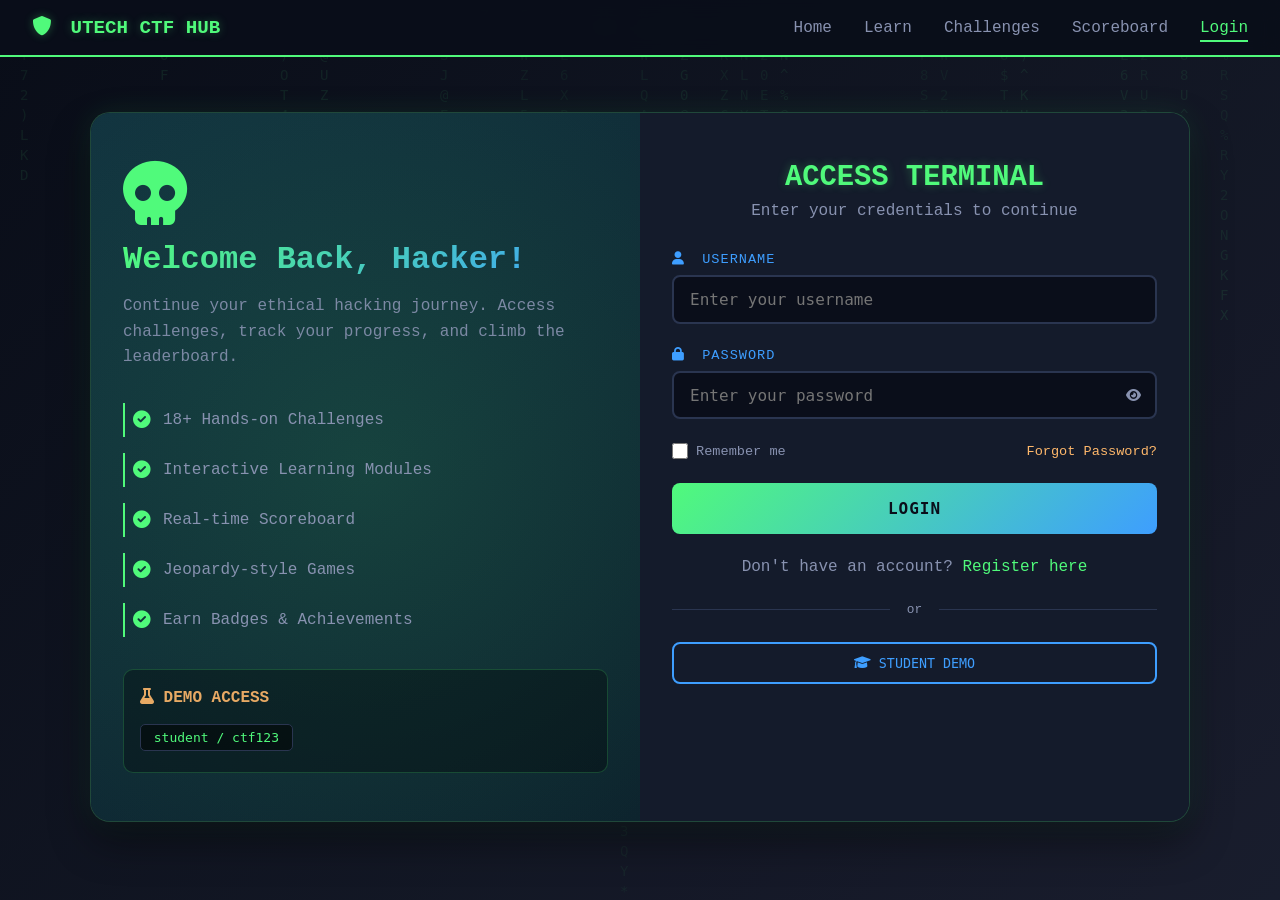
<file: login.html>
<!DOCTYPE html>
<html lang="en">
<head>
    <meta charset="UTF-8">
    <meta name="viewport" content="width=device-width, initial-scale=1.0">
    <title>Login - UTech CTF Hub | Cyberpunk Portal</title>
    <link rel="preconnect" href="https://cdnjs.cloudflare.com">
    <link rel="stylesheet" href="https://cdnjs.cloudflare.com/ajax/libs/font-awesome/6.0.0/css/all.min.css">
    <style>
        * {
            margin: 0;
            padding: 0;
            box-sizing: border-box;
        }

        body {
            background: linear-gradient(135deg, #0a0e1a 0%, #1a1f2f 100%);
            font-family: 'Segoe UI', 'Courier New', monospace;
            min-height: 100vh;
            position: relative;
            overflow-x: hidden;
        }

        #matrixCanvas {
            position: fixed;
            top: 0;
            left: 0;
            width: 100%;
            height: 100%;
            z-index: 0;
            opacity: 0.08;
            pointer-events: none;
        }

        .navbar {
            background: rgba(10, 14, 26, 0.95);
            backdrop-filter: blur(10px);
            border-bottom: 2px solid #50fa7b;
            padding: 1rem 2rem;
            display: flex;
            justify-content: space-between;
            align-items: center;
            flex-wrap: wrap;
            gap: 1rem;
            position: relative;
            z-index: 100;
        }

        .logo {
            font-size: 1.2rem;
            font-weight: 700;
            color: #50fa7b;
            text-shadow: 0 0 10px rgba(80, 250, 123, 0.3);
            cursor: pointer;
            transition: text-shadow 0.3s ease;
        }

        .logo:hover {
            text-shadow: 0 0 20px rgba(80, 250, 123, 0.5);
        }

        .logo i {
            margin-right: 0.5rem;
        }

        .nav-links {
            display: flex;
            list-style: none;
            gap: 2rem;
            flex-wrap: wrap;
        }

        .nav-links a {
            color: #8892b0;
            text-decoration: none;
            font-weight: 500;
            transition: all 0.3s ease;
            position: relative;
            cursor: pointer;
        }

        .nav-links a::before {
            content: '';
            position: absolute;
            bottom: -5px;
            left: 0;
            width: 0;
            height: 2px;
            background: #50fa7b;
            transition: width 0.3s ease;
        }

        .nav-links a:hover::before,
        .nav-links a.active::before {
            width: 100%;
        }

        .nav-links a:hover, .nav-links a.active {
            color: #50fa7b;
        }

        .login-container {
            min-height: calc(100vh - 80px);
            display: flex;
            align-items: center;
            justify-content: center;
            padding: 2rem;
            position: relative;
            z-index: 1;
        }

        .login-wrapper {
            display: flex;
            max-width: 1100px;
            width: 100%;
            background: #141b2b;
            border-radius: 20px;
            overflow: hidden;
            border: 1px solid rgba(80, 250, 123, 0.2);
            box-shadow: 0 20px 40px rgba(0, 0, 0, 0.4), 0 0 30px rgba(80, 250, 123, 0.1);
            position: relative;
            animation: fadeInUp 0.6s ease;
        }

        @keyframes fadeInUp {
            from {
                opacity: 0;
                transform: translateY(30px);
            }
            to {
                opacity: 1;
                transform: translateY(0);
            }
        }

        .login-wrapper::before {
            content: '';
            position: absolute;
            top: 0;
            left: -100%;
            width: 100%;
            height: 3px;
            background: linear-gradient(90deg, transparent, #50fa7b, #3e9eff, #bd93f9, transparent);
            animation: scanline 3s linear infinite;
        }

        @keyframes scanline {
            0% { left: -100%; }
            100% { left: 100%; }
        }

        .login-info {
            flex: 1;
            background: linear-gradient(145deg, #0f2b3d, #0a1a2a);
            padding: 3rem 2rem;
            position: relative;
            overflow: hidden;
        }

        .login-info::before {
            content: '';
            position: absolute;
            top: -50%;
            right: -50%;
            width: 200%;
            height: 200%;
            background: radial-gradient(circle, rgba(80, 250, 123, 0.15) 0%, transparent 70%);
            animation: rotate 20s linear infinite;
        }

        @keyframes rotate {
            from { transform: rotate(0deg); }
            to { transform: rotate(360deg); }
        }

        .info-content {
            position: relative;
            z-index: 1;
            color: white;
        }

        .info-icon {
            font-size: 4rem;
            margin-bottom: 1rem;
            color: #50fa7b;
            animation: float 3s ease-in-out infinite;
        }

        @keyframes float {
            0%, 100% { transform: translateY(0); }
            50% { transform: translateY(-10px); }
        }

        .info-content h1 {
            font-size: 2rem;
            margin-bottom: 1rem;
            background: linear-gradient(135deg, #50fa7b, #3e9eff);
            -webkit-background-clip: text;
            background-clip: text;
            color: transparent;
        }

        .info-content p {
            margin-bottom: 2rem;
            line-height: 1.6;
            opacity: 0.9;
            color: #8892b0;
        }

        .feature-list {
            margin: 2rem 0;
        }

        .feature-item {
            display: flex;
            align-items: center;
            gap: 0.75rem;
            margin-bottom: 1rem;
            padding: 0.5rem;
            border-left: 2px solid #50fa7b;
            transition: all 0.3s ease;
        }

        .feature-item:hover {
            transform: translateX(5px);
            border-left-color: #3e9eff;
        }

        .feature-item i {
            color: #50fa7b;
            font-size: 1.1rem;
        }

        .feature-item span {
            color: #8892b0;
        }

        .test-credentials {
            background: rgba(0, 0, 0, 0.3);
            padding: 1rem;
            border-radius: 10px;
            margin-top: 2rem;
            border: 1px solid rgba(80, 250, 123, 0.2);
        }

        .test-credentials p {
            margin-bottom: 0.5rem;
            font-weight: 600;
            color: #ffb86b;
        }

        .test-credentials code {
            display: inline-block;
            background: rgba(0, 0, 0, 0.5);
            padding: 0.3rem 0.8rem;
            margin: 0.3rem 0.5rem 0.3rem 0;
            border-radius: 5px;
            font-family: monospace;
            color: #50fa7b;
            border: 1px solid #2a3550;
            cursor: pointer;
            transition: all 0.3s ease;
        }

        .test-credentials code:hover {
            background: rgba(80, 250, 123, 0.2);
            border-color: #50fa7b;
        }

        .login-form-wrapper {
            flex: 1;
            padding: 3rem 2rem;
            background: #141b2b;
        }

        .form-header {
            text-align: center;
            margin-bottom: 2rem;
        }

        .form-header h2 {
            color: #50fa7b;
            font-size: 1.8rem;
            margin-bottom: 0.5rem;
            text-shadow: 0 0 10px rgba(80, 250, 123, 0.3);
        }

        .form-header p {
            color: #8892b0;
        }

        .form-group {
            margin-bottom: 1.5rem;
        }

        .form-group label {
            display: block;
            margin-bottom: 0.5rem;
            color: #3e9eff;
            font-size: 0.85rem;
            text-transform: uppercase;
            letter-spacing: 1px;
        }

        .form-group label i {
            margin-right: 0.5rem;
        }

        .form-group input {
            width: 100%;
            background: #0a0e1a;
            border: 2px solid #2a3550;
            color: #e0e0e0;
            padding: 0.8rem 1rem;
            border-radius: 8px;
            font-size: 1rem;
            transition: all 0.3s ease;
            font-family: monospace;
        }

        .form-group input:focus {
            outline: none;
            border-color: #50fa7b;
            box-shadow: 0 0 15px rgba(80, 250, 123, 0.2);
        }

        .password-input-wrapper {
            position: relative;
        }

        .toggle-password {
            position: absolute;
            right: 1rem;
            top: 50%;
            transform: translateY(-50%);
            background: none;
            border: none;
            color: #8892b0;
            cursor: pointer;
            transition: color 0.3s ease;
        }

        .toggle-password:hover {
            color: #50fa7b;
        }

        .form-options {
            display: flex;
            justify-content: space-between;
            align-items: center;
            margin-bottom: 1.5rem;
        }

        .checkbox-container {
            display: flex;
            align-items: center;
            gap: 0.5rem;
            cursor: pointer;
            color: #8892b0;
            font-size: 0.85rem;
        }

        .checkbox-container input {
            width: 16px;
            height: 16px;
            cursor: pointer;
            accent-color: #50fa7b;
        }

        .forgot-password {
            color: #ffb86b;
            text-decoration: none;
            font-size: 0.85rem;
            transition: all 0.3s ease;
            cursor: pointer;
        }

        .forgot-password:hover {
            text-shadow: 0 0 10px #ffb86b;
        }

        .login-btn {
            width: 100%;
            background: linear-gradient(135deg, #50fa7b, #3e9eff);
            border: none;
            color: #0a0e1a;
            padding: 1rem;
            border-radius: 8px;
            font-size: 1rem;
            font-weight: 600;
            cursor: pointer;
            transition: all 0.3s ease;
            font-family: monospace;
            text-transform: uppercase;
            letter-spacing: 1px;
            position: relative;
            overflow: hidden;
        }

        .login-btn::before {
            content: '';
            position: absolute;
            top: 50%;
            left: 50%;
            width: 0;
            height: 0;
            background: rgba(255, 255, 255, 0.3);
            border-radius: 50%;
            transform: translate(-50%, -50%);
            transition: width 0.6s, height 0.6s;
        }

        .login-btn:hover::before {
            width: 300px;
            height: 300px;
        }

        .login-btn:hover {
            transform: translateY(-2px);
            box-shadow: 0 0 30px rgba(80, 250, 123, 0.4);
        }

        .login-btn:disabled {
            opacity: 0.6;
            cursor: not-allowed;
            transform: none;
        }

        .register-link {
            text-align: center;
            margin-top: 1.5rem;
            color: #8892b0;
        }

        .register-link a {
            color: #50fa7b;
            text-decoration: none;
            cursor: pointer;
            transition: all 0.3s ease;
        }

        .register-link a:hover {
            text-shadow: 0 0 10px #50fa7b;
        }

        .divider {
            text-align: center;
            position: relative;
            margin: 1.5rem 0;
        }

        .divider::before,
        .divider::after {
            content: '';
            position: absolute;
            top: 50%;
            width: 45%;
            height: 1px;
            background: #2a3550;
        }

        .divider::before { left: 0; }
        .divider::after { right: 0; }

        .divider span {
            background: #141b2b;
            padding: 0 1rem;
            color: #8892b0;
            font-size: 0.8rem;
        }

        .demo-login {
            display: flex;
            gap: 1rem;
            justify-content: center;
        }

        .demo-btn {
            flex: 1;
            background: transparent;
            border: 2px solid #3e9eff;
            color: #3e9eff;
            padding: 0.7rem;
            border-radius: 8px;
            cursor: pointer;
            transition: all 0.3s ease;
            display: flex;
            align-items: center;
            justify-content: center;
            gap: 0.5rem;
            font-family: monospace;
        }

        .demo-btn:hover {
            background: #3e9eff;
            color: #0a0e1a;
            transform: translateY(-2px);
            box-shadow: 0 0 20px rgba(62, 158, 255, 0.3);
        }

        .alert {
            padding: 0.8rem 1rem;
            border-radius: 8px;
            margin-bottom: 1rem;
            display: none;
            font-size: 0.85rem;
            animation: slideIn 0.3s ease;
        }

        @keyframes slideIn {
            from {
                opacity: 0;
                transform: translateY(-10px);
            }
            to {
                opacity: 1;
                transform: translateY(0);
            }
        }

        .alert-danger {
            background: rgba(255, 85, 85, 0.1);
            border: 1px solid #ff5555;
            color: #ff5555;
        }

        .alert-success {
            background: rgba(80, 250, 123, 0.1);
            border: 1px solid #50fa7b;
            color: #50fa7b;
        }

        .error-text {
            color: #ff5555;
            font-size: 0.75rem;
            display: block;
            margin-top: 0.25rem;
        }

        .modal {
            display: none;
            position: fixed;
            top: 0;
            left: 0;
            width: 100%;
            height: 100%;
            background: rgba(0, 0, 0, 0.95);
            backdrop-filter: blur(8px);
            z-index: 2000;
            justify-content: center;
            align-items: center;
        }

        .modal-content {
            background: #141b2b;
            border: 2px solid #50fa7b;
            border-radius: 16px;
            padding: 2rem;
            max-width: 450px;
            width: 90%;
            position: relative;
            animation: modalPop 0.3s ease;
        }

        @keyframes modalPop {
            from {
                opacity: 0;
                transform: scale(0.9);
            }
            to {
                opacity: 1;
                transform: scale(1);
            }
        }

        .modal-header {
            text-align: center;
            margin-bottom: 1.5rem;
        }

        .modal-header i {
            font-size: 3rem;
            color: #ffb86b;
            margin-bottom: 1rem;
        }

        .modal-header h2 {
            color: #50fa7b;
            margin-bottom: 0.5rem;
        }

        .close {
            position: absolute;
            top: 1rem;
            right: 1.5rem;
            font-size: 1.5rem;
            cursor: pointer;
            color: #ff5555;
            transition: all 0.3s ease;
        }

        .close:hover {
            text-shadow: 0 0 10px #ff5555;
            transform: rotate(90deg);
        }

        .spinner {
            display: inline-block;
            animation: spin 1s linear infinite;
        }

        @keyframes spin {
            from { transform: rotate(0deg); }
            to { transform: rotate(360deg); }
        }

        .toast-notification {
            position: fixed;
            bottom: 20px;
            right: 20px;
            background: #141b2b;
            border: 1px solid #50fa7b;
            color: #50fa7b;
            padding: 12px 20px;
            border-radius: 8px;
            z-index: 10001;
            animation: slideInRight 0.3s ease;
            font-size: 0.85rem;
        }

        @keyframes slideInRight {
            from {
                opacity: 0;
                transform: translateX(100px);
            }
            to {
                opacity: 1;
                transform: translateX(0);
            }
        }

        @media (max-width: 768px) {
            .login-wrapper {
                flex-direction: column;
            }
            .demo-login {
                flex-direction: column;
            }
            .navbar {
                flex-direction: column;
                text-align: center;
            }
            .nav-links {
                justify-content: center;
            }
            .login-info {
                padding: 2rem 1.5rem;
            }
            .login-form-wrapper {
                padding: 2rem 1.5rem;
            }
        }

        @media (prefers-reduced-motion: reduce) {
            * {
                animation-duration: 0.01ms !important;
                animation-iteration-count: 1 !important;
                transition-duration: 0.01ms !important;
            }
        }
    </style>
</head>
<body>

    <canvas id="matrixCanvas"></canvas>

    <nav class="navbar">
        <div class="logo" onclick="navigateTo('homepage.html')">
            <i class="fas fa-shield-alt"></i>
            UTECH CTF HUB
        </div>
        <ul class="nav-links">
            <li><a onclick="navigateTo('homepage.html')">Home</a></li>
            <li><a onclick="navigateTo('CTF learning material.html')">Learn</a></li>
            <li><a onclick="navigateTo('CTF challenge.html')">Challenges</a></li>
            <li><a onclick="navigateTo('CTF scoreboard.html')">Scoreboard</a></li>
            <li><a class="active">Login</a></li>
        </ul>
    </nav>

    <main class="login-container">
        <div class="login-wrapper">
            <div class="login-info">
                <div class="info-content">
                    <i class="fas fa-skull info-icon"></i>
                    <h1>Welcome Back, Hacker!</h1>
                    <p>Continue your ethical hacking journey. Access challenges, track your progress, and climb the leaderboard.</p>
                    
                    <div class="feature-list">
                        <div class="feature-item"><i class="fas fa-check-circle"></i><span>18+ Hands-on Challenges</span></div>
                        <div class="feature-item"><i class="fas fa-check-circle"></i><span>Interactive Learning Modules</span></div>
                        <div class="feature-item"><i class="fas fa-check-circle"></i><span>Real-time Scoreboard</span></div>
                        <div class="feature-item"><i class="fas fa-check-circle"></i><span>Jeopardy-style Games</span></div>
                        <div class="feature-item"><i class="fas fa-check-circle"></i><span>Earn Badges & Achievements</span></div>
                    </div>

                    <div class="test-credentials">
                        <p><i class="fas fa-flask"></i> DEMO ACCESS</p>
                        <code onclick="fillDemo('student', 'ctf123')">student / ctf123</code>
                    </div>
                </div>
            </div>

            <div class="login-form-wrapper">
                <div class="form-header">
                    <h2>ACCESS TERMINAL</h2>
                    <p>Enter your credentials to continue</p>
                </div>

                <div id="errorMessage" class="alert alert-danger"></div>
                <div id="successMessage" class="alert alert-success"></div>

                <form id="loginForm" novalidate>
                    <div class="form-group">
                        <label><i class="fas fa-user"></i> USERNAME</label>
                        <input type="text" id="username" placeholder="Enter your username" autocomplete="username" required>
                        <small class="error-text" id="usernameError"></small>
                    </div>

                    <div class="form-group">
                        <label><i class="fas fa-lock"></i> PASSWORD</label>
                        <div class="password-input-wrapper">
                            <input type="password" id="password" placeholder="Enter your password" autocomplete="current-password" required>
                            <button type="button" class="toggle-password" onclick="togglePassword()">
                                <i class="fas fa-eye"></i>
                            </button>
                        </div>
                        <small class="error-text" id="passwordError"></small>
                    </div>

                    <div class="form-options">
                        <label class="checkbox-container">
                            <input type="checkbox" id="rememberMe"> Remember me
                        </label>
                        <a class="forgot-password" onclick="showForgotPassword()">Forgot Password?</a>
                    </div>

                    <button type="submit" class="login-btn" id="loginBtn">
                        <span>LOGIN</span>
                        <span class="spinner" style="display: none;"><i class="fas fa-circle-notch fa-spin"></i></span>
                    </button>

                    <div class="register-link">
                        Don't have an account? <a onclick="goToRegistration()">Register here</a>
                    </div>

                    <div class="divider"><span>or</span></div>

                    <div class="demo-login">
                        <button type="button" class="demo-btn" onclick="fillDemo('student', 'ctf123')">
                            <i class="fas fa-graduation-cap"></i> STUDENT DEMO
                        </button>
                    </div>
                </form>
            </div>
        </div>
    </main>

    <div id="forgotModal" class="modal">
        <div class="modal-content">
            <span class="close" onclick="closeForgotModal()">&times;</span>
            <div class="modal-header">
                <i class="fas fa-key"></i>
                <h2>Reset Password</h2>
                <p>Enter your email to receive reset instructions</p>
            </div>
            <div class="form-group">
                <input type="email" id="resetEmail" placeholder="Enter your registered email">
            </div>
            <button class="login-btn" onclick="sendResetLink()">SEND RESET LINK</button>
        </div>
    </div>

    <script>
        // ==================== CONFIGURATION ====================
        const CONFIG = {
            ADMIN_USERNAME: "admin",
            ADMIN_PASSWORD: "nimda",
            DB_KEY: 'ctf_users',
            SESSION_KEY: 'user',
            STORAGE_TYPE: {
                SESSION: 'session',
                LOCAL: 'local'
            }
        };

        // ==================== HELPER FUNCTIONS ====================
        function showToast(message, isError = false) {
            const toast = document.createElement('div');
            toast.className = 'toast-notification';
            toast.style.borderColor = isError ? '#ff5555' : '#50fa7b';
            toast.style.color = isError ? '#ff5555' : '#50fa7b';
            toast.innerHTML = `<i class="fas ${isError ? 'fa-exclamation-triangle' : 'fa-check-circle'}"></i> ${message}`;
            document.body.appendChild(toast);
            setTimeout(() => toast.remove(), 3000);
        }

        function validateInput(username, password) {
            if (!username || username.length < 3) {
                showToast('Username must be at least 3 characters', true);
                return false;
            }
            if (!password || password.length < 4) {
                showToast('Password must be at least 4 characters', true);
                return false;
            }
            return true;
        }

        // ==================== USER DATABASE MANAGEMENT ====================
        function initUserDatabase() {
            if (!localStorage.getItem(CONFIG.DB_KEY)) {
                const defaultUsers = {
                    'student': { 
                        username: 'student', 
                        password: 'ctf123', 
                        email: 'student@ctf.com', 
                        role: 'student', 
                        name: 'CTF Student', 
                        points: 1250, 
                        solves: 15, 
                        registeredAt: Date.now() 
                    }
                };
                localStorage.setItem(CONFIG.DB_KEY, JSON.stringify(defaultUsers));
            }
        }

        function getAllUsers() {
            try {
                return JSON.parse(localStorage.getItem(CONFIG.DB_KEY) || '{}');
            } catch (e) {
                console.error('Failed to parse users:', e);
                return {};
            }
        }

        function saveUsers(users) {
            localStorage.setItem(CONFIG.DB_KEY, JSON.stringify(users));
        }

        function authenticateUser(username, password) {
            // Check for admin credentials first
            if (username === CONFIG.ADMIN_USERNAME && password === CONFIG.ADMIN_PASSWORD) {
                return {
                    username: CONFIG.ADMIN_USERNAME,
                    role: 'admin',
                    name: 'System Administrator',
                    points: 0,
                    solves: 0,
                    email: 'admin@ctf.local'
                };
            }

            // Check regular users
            const users = getAllUsers();
            const user = users[username];
            
            if (user && user.password === password) {
                return user;
            }
            
            return null;
        }

        // ==================== SESSION MANAGEMENT ====================
        function createUserSession(user, rememberMe) {
            const userData = {
                id: Date.now(),
                username: user.username,
                name: user.name || user.username,
                role: user.role || 'student',
                points: user.points || 0,
                solves: user.solves || 0,
                email: user.email,
                loginTime: new Date().toISOString()
            };

            if (rememberMe) {
                localStorage.setItem(CONFIG.SESSION_KEY, JSON.stringify(userData));
            } else {
                sessionStorage.setItem(CONFIG.SESSION_KEY, JSON.stringify(userData));
            }
            
            return userData;
        }

        function checkExistingSession() {
            // Check if coming from logout
            if (sessionStorage.getItem('forcedLogout') === 'true') {
                sessionStorage.removeItem('forcedLogout');
                sessionStorage.removeItem(CONFIG.SESSION_KEY);
                localStorage.removeItem(CONFIG.SESSION_KEY);
                return false;
            }

            // Check for existing session
            const userData = localStorage.getItem(CONFIG.SESSION_KEY) || sessionStorage.getItem(CONFIG.SESSION_KEY);
            if (userData) {
                try {
                    const user = JSON.parse(userData);
                    if (user.role === 'admin') {
                        window.location.href = 'AdminPanel.html';
                    } else {
                        window.location.href = 'homepage.html';
                    }
                    return true;
                } catch (e) {
                    console.error('Session parse error:', e);
                }
            }
            return false;
        }

        // ==================== LOGIN HANDLER ====================
        function handleLogin(event) {
            event.preventDefault();
            
            const username = document.getElementById('username').value.trim().toLowerCase();
            const password = document.getElementById('password').value;
            const rememberMe = document.getElementById('rememberMe').checked;
            
            const errorDiv = document.getElementById('errorMessage');
            const successDiv = document.getElementById('successMessage');
            const loginBtn = document.getElementById('loginBtn');
            const spinner = loginBtn.querySelector('.spinner');
            const btnText = loginBtn.querySelector('span:first-child');
            
            // Reset messages
            errorDiv.style.display = 'none';
            successDiv.style.display = 'none';
            
            // Validate input
            if (!validateInput(username, password)) {
                return;
            }
            
            // Show loading state
            btnText.style.display = 'none';
            spinner.style.display = 'inline-block';
            loginBtn.disabled = true;
            
            // Simulate async operation for better UX
            setTimeout(() => {
                const user = authenticateUser(username, password);
                
                if (user) {
                    const userData = createUserSession(user, rememberMe);
                    
                    successDiv.textContent = '✓ Login successful! Redirecting...';
                    successDiv.style.display = 'block';
                    
                    setTimeout(() => {
                        if (userData.role === 'admin') {
                            window.location.href = 'AdminPanel.html';
                        } else {
                            window.location.href = 'homepage.html';
                        }
                    }, 800);
                } else {
                    errorDiv.textContent = '✗ Invalid credentials. Access denied.';
                    errorDiv.style.display = 'block';
                    btnText.style.display = 'inline';
                    spinner.style.display = 'none';
                    loginBtn.disabled = false;
                    
                    // Clear password field for security
                    document.getElementById('password').value = '';
                }
            }, 600);
        }

        // ==================== UI HELPER FUNCTIONS ====================
        function togglePassword() {
            const password = document.getElementById('password');
            const icon = document.querySelector('.toggle-password i');
            
            if (password.type === 'password') {
                password.type = 'text';
                icon.classList.remove('fa-eye');
                icon.classList.add('fa-eye-slash');
            } else {
                password.type = 'password';
                icon.classList.remove('fa-eye-slash');
                icon.classList.add('fa-eye');
            }
        }
        
        function fillDemo(username, password) {
            document.getElementById('username').value = username;
            document.getElementById('password').value = password;
            handleLogin(new Event('submit'));
        }
        
        function goToRegistration() {
            window.location.href = 'registration.html';
        }
        
        function navigateTo(page) {
            window.location.href = page;
        }
        
        // ==================== FORGOT PASSWORD MODAL ====================
        function showForgotPassword() {
            document.getElementById('forgotModal').style.display = 'flex';
        }
        
        function closeForgotModal() {
            document.getElementById('forgotModal').style.display = 'none';
            document.getElementById('resetEmail').value = '';
        }
        
        function sendResetLink() {
            const email = document.getElementById('resetEmail').value.trim();
            const users = getAllUsers();
            const userExists = Object.values(users).some(u => u.email === email);
            
            if (!email) {
                showToast('Please enter your email address', true);
                return;
            }
            
            if (!email.includes('@') || !email.includes('.')) {
                showToast('Please enter a valid email address', true);
                return;
            }
            
            if (userExists) {
                showToast(`📧 Password reset instructions sent to ${email}`);
            } else {
                showToast('❌ Email not found in our database. Please register first.', true);
            }
            
            closeForgotModal();
        }
        
        // ==================== MATRIX RAIN EFFECT (OPTIMIZED) ====================
        function initMatrixRain() {
            const canvas = document.getElementById('matrixCanvas');
            if (!canvas) return;
            
            const ctx = canvas.getContext('2d');
            const chars = "ABCDEFGHIJKLMNOPQRSTUVWXYZ0123456789@#$%^&*()";
            let drops = [];
            let animationId = null;
            
            function resizeCanvas() {
                canvas.width = window.innerWidth;
                canvas.height = window.innerHeight;
                drops = Array.from({ length: Math.floor(canvas.width / 20) }, () => Math.random() * canvas.height);
            }
            
            function drawMatrix() {
                if (!ctx) return;
                
                ctx.fillStyle = 'rgba(10, 10, 10, 0.04)';
                ctx.fillRect(0, 0, canvas.width, canvas.height);
                ctx.fillStyle = '#50fa7b';
                ctx.font = '14px monospace';
                
                for (let i = 0; i < drops.length; i++) {
                    const char = chars[Math.floor(Math.random() * chars.length)];
                    ctx.fillText(char, i * 20, drops[i] * 20);
                    
                    if (drops[i] * 20 > canvas.height && Math.random() > 0.975) {
                        drops[i] = 0;
                    }
                    drops[i]++;
                }
                
                animationId = requestAnimationFrame(drawMatrix);
            }
            
            window.addEventListener('resize', () => {
                resizeCanvas();
            });
            
            resizeCanvas();
            drawMatrix();
            
            // Cleanup function (optional)
            return () => {
                if (animationId) {
                    cancelAnimationFrame(animationId);
                }
            };
        }
        
        // ==================== CLOSE MODAL ON OUTSIDE CLICK ====================
        function initModalClose() {
            window.onclick = function(event) {
                const forgotModal = document.getElementById('forgotModal');
                if (event.target === forgotModal) {
                    closeForgotModal();
                }
            };
        }
        
        // ==================== INITIALIZATION ====================
        function init() {
            initUserDatabase();
            
            // Check for existing session before anything else
            if (checkExistingSession()) {
                return; // Stop execution if redirect happened
            }
            
            // Set up event listeners
            document.getElementById('loginForm').addEventListener('submit', handleLogin);
            
            // Add input validation on blur
            document.getElementById('username').addEventListener('blur', function() {
                const errorSpan = document.getElementById('usernameError');
                if (this.value.trim().length < 3 && this.value.trim().length > 0) {
                    errorSpan.textContent = 'Username must be at least 3 characters';
                } else {
                    errorSpan.textContent = '';
                }
            });
            
            document.getElementById('password').addEventListener('blur', function() {
                const errorSpan = document.getElementById('passwordError');
                if (this.value.length < 4 && this.value.length > 0) {
                    errorSpan.textContent = 'Password must be at least 4 characters';
                } else {
                    errorSpan.textContent = '';
                }
            });
            
            // Initialize visual effects
            initMatrixRain();
            initModalClose();
        }
        
        // Start the application
        init();
    </script>
</body>
</html>
</file>
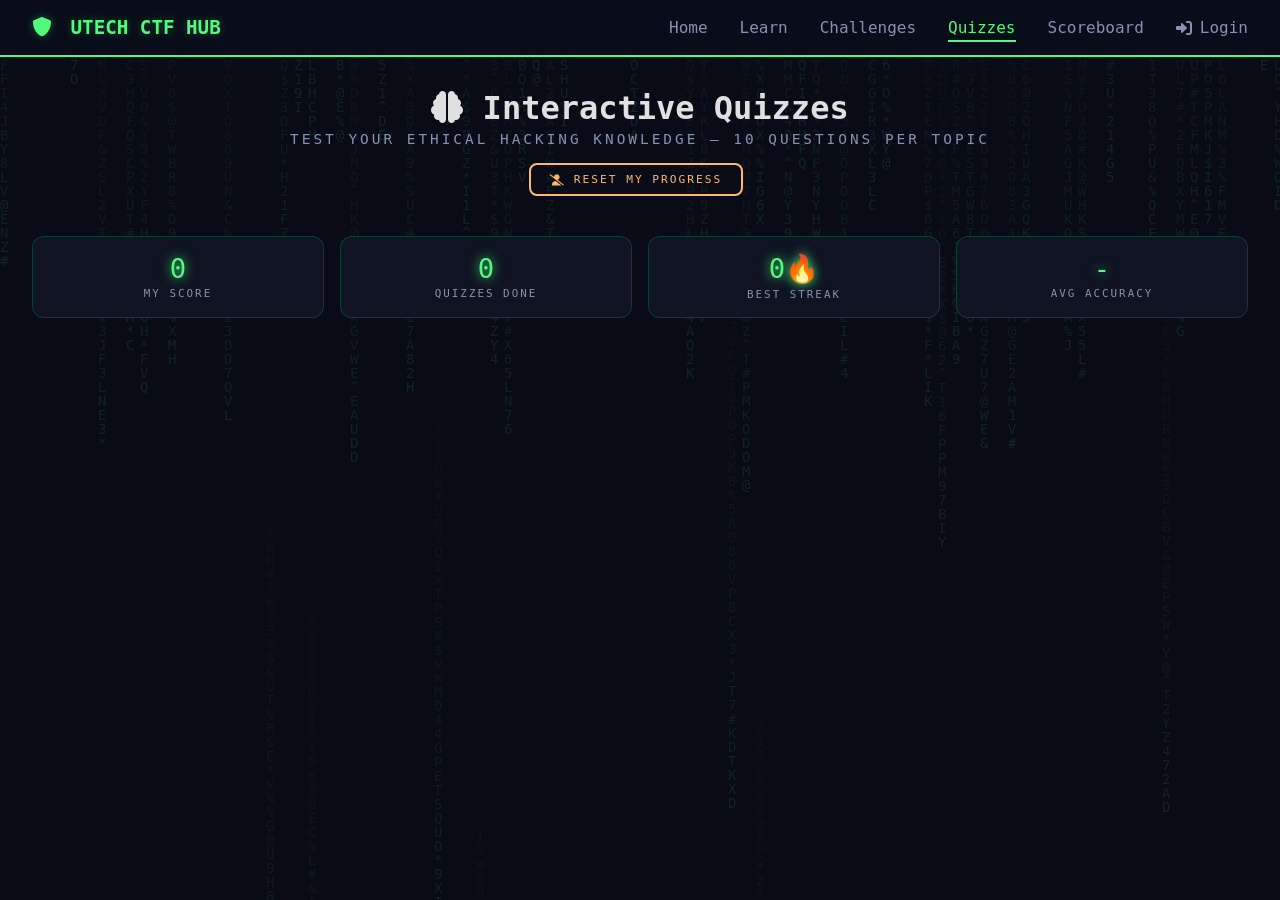
<file: Quizzes.html>
<!DOCTYPE html>
<html lang="en">
<head>
    <meta charset="UTF-8">
    <meta name="viewport" content="width=device-width, initial-scale=1.0">
    <title>Quizzes - CTF Hub</title>
    <link rel="stylesheet" href="https://cdnjs.cloudflare.com/ajax/libs/font-awesome/6.0.0/css/all.min.css">
    <style>
        /* ===== CYBERPUNK THEME ===== */
        :root {
            --neon-green: #50fa7b;
            --neon-blue: #3e9eff;
            --neon-cyan: #8be9fd;
            --neon-purple: #bd93f9;
            --neon-yellow: #f1fa8c;
            --neon-red: #ff5555;
            --neon-orange: #ffb86b;
            --neon-pink: #ff79c6;
            --legendary-gold: #ffd700;
            --bg-primary: #0a0e1a;
            --bg-secondary: #141b2b;
            --bg-panel: #0f1322;
            --bg-deep: #05080f;
            --border-color: #2a3550;
            --text-primary: #e0e0e0;
            --text-secondary: #8892b0;
            --diff-beginner: #50fa7b;
            --diff-intermediate: #ffb86b;
            --diff-advanced: #ff5555;
            --glow-green: rgba(80, 250, 123, 0.3);
        }

        * { margin: 0; padding: 0; box-sizing: border-box; }
        body { background: var(--bg-primary); color: var(--text-primary); font-family: 'Segoe UI', 'Share Tech Mono', monospace; overflow-x: hidden; }

        #matrixCanvas {
            position: fixed;
            top: 0;
            left: 0;
            width: 100%;
            height: 100%;
            z-index: -1;
            opacity: 0.1;
            pointer-events: none;
        }

        .navbar {
            background: rgba(10, 14, 26, 0.95);
            backdrop-filter: blur(10px);
            border-bottom: 2px solid var(--neon-green);
            padding: 1rem 2rem;
            display: flex;
            justify-content: space-between;
            align-items: center;
            flex-wrap: wrap;
            gap: 1rem;
            position: sticky;
            top: 0;
            z-index: 100;
        }

        .logo {
            font-size: 1.2rem;
            font-weight: 700;
            color: var(--neon-green);
            text-shadow: 0 0 10px rgba(80, 250, 123, 0.3);
            cursor: pointer;
        }

        .logo i { margin-right: 0.5rem; }

        .nav-links {
            display: flex;
            list-style: none;
            gap: 2rem;
            flex-wrap: wrap;
            align-items: center;
        }

        .nav-links a {
            color: var(--text-secondary);
            text-decoration: none;
            font-weight: 500;
            transition: all 0.3s ease;
            position: relative;
            cursor: pointer;
        }

        .nav-links a::before {
            content: '';
            position: absolute;
            bottom: -5px;
            left: 0;
            width: 0;
            height: 2px;
            background: var(--neon-green);
            transition: width 0.3s ease;
        }

        .nav-links a:hover::before,
        .nav-links a.active::before {
            width: 100%;
        }

        .nav-links a:hover, .nav-links a.active {
            color: var(--neon-green);
        }

        .logout-btn {
            background: rgba(255, 85, 85, 0.15);
            border: 1px solid var(--neon-red);
            color: var(--neon-red);
            padding: 0.4rem 1rem;
            border-radius: 30px;
            cursor: pointer;
            transition: all 0.3s ease;
            display: flex;
            align-items: center;
            gap: 0.5rem;
            font-size: 0.85rem;
            font-weight: 500;
        }

        .logout-btn:hover {
            background: var(--neon-red);
            color: var(--bg-primary);
            box-shadow: 0 0 15px rgba(255, 85, 85, 0.4);
        }

        .user-greeting {
            color: var(--neon-green);
            font-size: 0.85rem;
            margin-right: 0.5rem;
            background: rgba(80, 250, 123, 0.1);
            padding: 0.3rem 1rem;
            border-radius: 30px;
            border: 1px solid rgba(80, 250, 123, 0.3);
        }

        .quiz-shell {
            max-width: 1400px;
            margin: 0 auto;
            padding: 2rem;
            min-height: calc(100vh - 80px);
        }

        .screen { display: none; }
        .screen.active { display: block; animation: fade-in 0.35s ease; }
        @keyframes fade-in {
            from { opacity: 0; transform: translateY(14px); }
            to { opacity: 1; transform: translateY(0); }
        }

        /* HOME SCREEN */
        .home-header {
            text-align: center;
            margin-bottom: 2.5rem;
        }

        .home-header .tagline {
            color: var(--text-secondary);
            font-size: 0.9rem;
            letter-spacing: 3px;
            text-transform: uppercase;
            margin-top: 0.25rem;
        }

        .reset-my-btn {
            background: transparent;
            border: 2px solid var(--neon-orange);
            color: var(--neon-orange);
            padding: 0.5rem 1.2rem;
            font-family: monospace;
            font-size: 0.7rem;
            text-transform: uppercase;
            letter-spacing: 2px;
            cursor: pointer;
            transition: all 0.3s ease;
            margin-top: 1rem;
            display: inline-flex;
            align-items: center;
            gap: 0.5rem;
            margin-right: 0.5rem;
            border-radius: 8px;
        }

        .reset-my-btn:hover {
            background: var(--neon-orange);
            color: var(--bg-deep);
            box-shadow: 0 0 20px var(--neon-orange);
        }

        .global-stats {
            display: grid;
            grid-template-columns: repeat(4, 1fr);
            gap: 1rem;
            margin-bottom: 2.5rem;
        }

        .g-stat {
            background: var(--bg-panel);
            border: 1px solid rgba(0,255,157,0.18);
            padding: 1rem;
            text-align: center;
            position: relative;
            overflow: hidden;
            transition: border-color 0.25s;
            border-radius: 12px;
        }
        .g-stat:hover { border-color: var(--neon-green); }
        .g-stat .g-val {
            display: block;
            font-family: monospace;
            font-size: 1.7rem;
            color: var(--neon-green);
            text-shadow: 0 0 12px var(--neon-green);
            position: relative;
        }
        .g-stat .g-lbl {
            display: block;
            font-size: 0.68rem;
            text-transform: uppercase;
            letter-spacing: 2px;
            color: var(--text-secondary);
            margin-top: 0.2rem;
            position: relative;
        }

        /* 3-COLUMN GRID */
        .quiz-cards {
            display: grid;
            grid-template-columns: repeat(3, 1fr);
            gap: 1.5rem;
        }

        @media (max-width: 1024px) {
            .quiz-cards { grid-template-columns: repeat(2, 1fr); }
        }

        @media (max-width: 768px) {
            .quiz-cards { grid-template-columns: 1fr; }
            .global-stats { grid-template-columns: 1fr 1fr; }
        }

        .quiz-card {
            background: var(--bg-panel);
            border: 1px solid rgba(0,255,157,0.2);
            border-radius: 12px;
            padding: 0;
            cursor: pointer;
            transition: all 0.28s ease;
            overflow: hidden;
            position: relative;
        }

        .quiz-card::before {
            content: '';
            position: absolute;
            left: 0; top: 0; bottom: 0;
            width: 3px;
            background: var(--accent, var(--neon-green));
            transition: width 0.25s ease;
        }
        .quiz-card:hover { transform: translateY(-4px); box-shadow: 0 12px 32px rgba(0,0,0,0.5), 0 0 20px rgba(0,255,157,0.15); border-color: var(--accent, var(--neon-green)); }
        .quiz-card:hover::before { width: 5px; }

        .quiz-card.completed { border-color: var(--neon-green); background: rgba(80,250,123,0.05); }

        .qc-top {
            padding: 1.5rem 1.5rem 1rem;
            border-bottom: 1px solid rgba(255,255,255,0.06);
        }
        .qc-icon { font-size: 2.2rem; margin-bottom: 0.85rem; display: block; }
        .qc-title {
            font-size: 0.85rem;
            font-weight: 700;
            text-transform: uppercase;
            letter-spacing: 1px;
            color: var(--text-primary);
            margin-bottom: 0.35rem;
        }
        .qc-desc {
            font-size: 0.78rem;
            color: var(--text-secondary);
            line-height: 1.5;
        }

        .qc-bottom {
            padding: 0.75rem 1.5rem;
            display: flex;
            align-items: center;
            justify-content: space-between;
        }
        .qc-meta {
            font-size: 0.7rem;
            color: var(--text-secondary);
            text-transform: uppercase;
            letter-spacing: 1px;
        }
        .qc-progress-wrap {
            flex: 1;
            margin: 0 0.85rem;
            height: 4px;
            background: rgba(255,255,255,0.07);
            border-radius: 2px;
            overflow: hidden;
        }
        .qc-progress-fill {
            height: 100%;
            border-radius: 2px;
            background: var(--accent, var(--neon-green));
            transition: width 0.6s ease;
            box-shadow: 0 0 6px var(--accent, var(--neon-green));
        }
        .qc-pct {
            font-size: 0.72rem;
            font-family: monospace;
            color: var(--accent, var(--neon-green));
        }

        .qc-stars { display: flex; gap: 3px; }
        .qc-stars i { font-size: 0.75rem; color: rgba(255,255,255,0.15); }
        .qc-stars i.lit { color: var(--neon-yellow); text-shadow: 0 0 6px var(--neon-yellow); }

        .qc-badge {
            position: absolute;
            top: 0.7rem; right: 0.7rem;
            font-size: 0.62rem;
            text-transform: uppercase;
            letter-spacing: 1px;
            padding: 0.18rem 0.55rem;
            border: 1px solid;
            border-radius: 4px;
        }
        .qc-badge.done { color: var(--diff-beginner); border-color: var(--diff-beginner); }

        /* QUIZ SCREEN */
        .quiz-container {
            max-width: 860px;
            margin: 0 auto;
        }

        .quiz-topbar {
            display: flex;
            align-items: center;
            gap: 1rem;
            margin-bottom: 1.75rem;
        }

        .quit-btn {
            background: transparent;
            border: 1px solid rgba(255,255,255,0.12);
            color: var(--text-secondary);
            padding: 0.4rem 0.75rem;
            font-size: 0.78rem;
            cursor: pointer;
            text-transform: uppercase;
            letter-spacing: 1px;
            transition: all 0.2s;
            flex-shrink: 0;
            border-radius: 6px;
        }
        .quit-btn:hover { border-color: var(--neon-red); color: var(--neon-red); }

        .top-progress-track {
            flex: 1;
            height: 7px;
            background: rgba(255,255,255,0.07);
            border-radius: 4px;
            overflow: hidden;
        }
        .top-progress-fill {
            height: 100%;
            border-radius: 4px;
            background: linear-gradient(90deg, var(--neon-green), var(--neon-cyan));
            transition: width 0.55s ease;
            box-shadow: 0 0 8px rgba(0,255,157,0.5);
        }

        .q-counter {
            font-size: 0.75rem;
            color: var(--text-secondary);
            white-space: nowrap;
        }

        .quiz-meta-row {
            display: flex;
            align-items: center;
            gap: 1.5rem;
            margin-bottom: 1.75rem;
        }

        .streak-badge {
            display: flex;
            align-items: center;
            gap: 0.4rem;
            font-size: 0.82rem;
        }
        .streak-badge i { color: var(--neon-yellow); }
        .streak-badge span { color: var(--neon-yellow); text-shadow: 0 0 8px var(--neon-yellow); }

        .lives-row {
            display: flex;
            gap: 0.3rem;
            margin-left: auto;
        }
        .life-dot {
            width: 12px; height: 12px;
            border-radius: 50%;
            background: var(--neon-red);
            box-shadow: 0 0 8px var(--neon-red);
            transition: all 0.3s;
        }
        .life-dot.lost {
            background: rgba(255,255,255,0.1);
            box-shadow: none;
        }

        .q-category-tag {
            display: inline-flex;
            align-items: center;
            gap: 0.45rem;
            font-size: 0.68rem;
            text-transform: uppercase;
            letter-spacing: 2px;
            padding: 0.25rem 0.75rem;
            border: 1px solid;
            margin-bottom: 1.25rem;
            border-radius: 20px;
        }

        .question-card {
            background: var(--bg-panel);
            border: 1px solid rgba(0,255,157,0.15);
            padding: 2rem;
            margin-bottom: 1.25rem;
            position: relative;
            overflow: hidden;
            animation: card-in 0.3s ease;
            border-radius: 12px;
        }
        @keyframes card-in {
            from { opacity:0; transform: scale(0.97) translateY(8px); }
            to { opacity:1; transform: scale(1) translateY(0); }
        }

        .question-text {
            font-size: 1.12rem;
            color: var(--text-primary);
            line-height: 1.7;
            margin: 0;
        }

        .options-grid {
            display: grid;
            grid-template-columns: 1fr 1fr;
            gap: 0.75rem;
        }

        .option-btn {
            background: var(--bg-deep);
            border: 2px solid rgba(0,243,255,0.2);
            color: var(--text-primary);
            font-size: 0.92rem;
            padding: 1rem 1.1rem;
            text-align: left;
            cursor: pointer;
            transition: all 0.22s ease;
            display: flex;
            align-items: flex-start;
            gap: 0.75rem;
            line-height: 1.45;
            border-radius: 8px;
        }

        .option-btn:hover:not(:disabled) {
            border-color: var(--neon-cyan);
            color: var(--neon-cyan);
            transform: translateX(3px);
        }

        .opt-letter {
            font-size: 0.72rem;
            font-weight: 700;
            width: 24px; height: 24px;
            border: 1.5px solid;
            border-radius: 50%;
            display: flex;
            align-items: center;
            justify-content: center;
            flex-shrink: 0;
            margin-top: 1px;
            transition: all 0.2s;
        }

        .option-btn.correct {
            border-color: var(--diff-beginner) !important;
            background: rgba(80,250,123,0.12) !important;
            color: var(--diff-beginner) !important;
        }
        .option-btn.correct .opt-letter {
            background: var(--diff-beginner);
            border-color: var(--diff-beginner);
            color: var(--bg-deep);
        }

        .option-btn.wrong {
            border-color: var(--diff-advanced) !important;
            background: rgba(255,85,85,0.10) !important;
            color: var(--diff-advanced) !important;
        }
        .option-btn.wrong .opt-letter {
            background: var(--diff-advanced);
            border-color: var(--diff-advanced);
            color: var(--bg-deep);
        }

        .option-btn:disabled { cursor: default; transform: none !important; opacity: 0.7; }

        .feedback-banner {
            display: none;
            padding: 1.1rem 1.5rem;
            border-left: 4px solid;
            margin-bottom: 1rem;
            animation: banner-slide 0.3s ease;
            border-radius: 8px;
        }
        @keyframes banner-slide {
            from { opacity:0; transform: translateY(-8px); }
            to { opacity:1; transform: translateY(0); }
        }
        .feedback-banner.show { display: block; }
        .feedback-banner.correct-fb {
            background: rgba(80,250,123,0.08);
            border-color: var(--diff-beginner);
        }
        .feedback-banner.wrong-fb {
            background: rgba(255,85,85,0.08);
            border-color: var(--diff-advanced);
        }

        .fb-heading {
            font-size: 0.78rem;
            text-transform: uppercase;
            letter-spacing: 2px;
            margin-bottom: 0.35rem;
            display: flex;
            align-items: center;
            gap: 0.5rem;
        }
        .feedback-banner.correct-fb .fb-heading { color: var(--diff-beginner); }
        .feedback-banner.wrong-fb .fb-heading { color: var(--diff-advanced); }
        .fb-text {
            font-size: 0.88rem;
            color: var(--text-secondary);
            line-height: 1.6;
        }

        .next-btn {
            width: 100%;
            padding: 1rem;
            background: var(--neon-green);
            border: none;
            color: var(--bg-deep);
            font-size: 0.88rem;
            font-weight: 700;
            text-transform: uppercase;
            letter-spacing: 3px;
            cursor: pointer;
            display: none;
            transition: all 0.25s;
            border-radius: 8px;
        }
        .next-btn.show { display: block; animation: fade-in 0.25s ease; }
        .next-btn:hover { box-shadow: 0 0 30px var(--neon-green); }

        /* RESULTS SCREEN */
        .results-card {
            background: var(--bg-panel);
            border: 2px solid var(--neon-green);
            box-shadow: 0 0 60px rgba(0,255,157,0.15);
            padding: 2.5rem 2rem;
            text-align: center;
            position: relative;
            overflow: hidden;
            margin-bottom: 2rem;
            border-radius: 16px;
        }

        .result-emoji {
            font-size: 3.5rem;
            margin-bottom: 0.5rem;
            animation: pop-in 0.5s ease;
            display: block;
        }
        @keyframes pop-in {
            from { transform: scale(0); opacity:0; }
            to { transform: scale(1); opacity:1; }
        }

        .result-grade {
            font-size: 3.5rem;
            font-weight: 900;
            line-height: 1;
            margin-bottom: 0.25rem;
            background: linear-gradient(135deg, var(--neon-green), var(--neon-cyan));
            -webkit-background-clip: text;
            -webkit-text-fill-color: transparent;
        }

        .result-label {
            color: var(--text-secondary);
            font-size: 0.8rem;
            text-transform: uppercase;
            letter-spacing: 3px;
            margin-bottom: 2rem;
        }

        .score-ring-wrap {
            position: relative;
            width: 140px;
            height: 140px;
            margin: 0 auto 2rem;
        }
        .score-ring-svg { transform: rotate(-90deg); }
        .score-ring-bg { fill: none; stroke: rgba(255,255,255,0.07); stroke-width: 10; }
        .score-ring-fill {
            fill: none;
            stroke: url(#ringGrad);
            stroke-width: 10;
            stroke-linecap: round;
            stroke-dasharray: 408;
            stroke-dashoffset: 408;
            transition: stroke-dashoffset 1.2s ease;
        }
        .score-ring-text {
            position: absolute;
            inset: 0;
            display: flex;
            flex-direction: column;
            align-items: center;
            justify-content: center;
        }
        .score-ring-text .score-num {
            font-size: 1.8rem;
            font-weight: 900;
            color: var(--neon-green);
            text-shadow: 0 0 15px var(--neon-green);
            line-height: 1;
        }
        .score-ring-text .score-den {
            font-size: 0.72rem;
            color: var(--text-secondary);
            text-transform: uppercase;
            letter-spacing: 1px;
        }

        .result-stats {
            display: grid;
            grid-template-columns: repeat(3, 1fr);
            gap: 1rem;
            margin-bottom: 2rem;
        }

        .r-stat {
            background: var(--bg-deep);
            border: 1px solid rgba(255,255,255,0.07);
            padding: 0.9rem 0.5rem;
            border-radius: 8px;
        }
        .r-stat .r-val {
            display: block;
            font-size: 1.4rem;
            margin-bottom: 0.2rem;
        }
        .r-stat .r-lbl {
            display: block;
            font-size: 0.65rem;
            color: var(--text-secondary);
            text-transform: uppercase;
            letter-spacing: 1px;
        }
        .r-stat.correct .r-val { color: var(--diff-beginner); }
        .r-stat.wrong .r-val { color: var(--diff-advanced); }
        .r-stat.acc .r-val { color: var(--neon-cyan); }

        .review-list {
            text-align: left;
            margin-bottom: 2rem;
        }

        .review-title {
            font-size: 0.75rem;
            text-transform: uppercase;
            letter-spacing: 2px;
            color: var(--neon-cyan);
            margin-bottom: 0.75rem;
            display: flex;
            align-items: center;
            gap: 0.5rem;
        }

        .review-item {
            display: flex;
            align-items: flex-start;
            gap: 0.75rem;
            padding: 0.65rem 0.85rem;
            border-left: 3px solid;
            margin-bottom: 0.5rem;
            background: var(--bg-deep);
            font-size: 0.83rem;
            line-height: 1.4;
            border-radius: 8px;
        }
        .review-item.r-correct { border-color: var(--diff-beginner); }
        .review-item.r-wrong { border-color: var(--diff-advanced); }
        .review-item .r-icon { flex-shrink: 0; margin-top: 1px; }
        .review-item .r-q { color: var(--text-secondary); }
        .review-item .r-a { color: var(--text-primary); font-size:0.78rem; margin-top:0.2rem; }

        .result-actions {
            display: flex;
            gap: 0.85rem;
        }

        .ra-btn {
            flex: 1;
            padding: 0.85rem;
            font-size: 0.75rem;
            font-weight: 700;
            text-transform: uppercase;
            letter-spacing: 2px;
            cursor: pointer;
            transition: all 0.25s;
            border: 2px solid;
            background: transparent;
            border-radius: 8px;
        }
        .ra-btn.primary {
            border-color: var(--neon-green);
            color: var(--neon-green);
        }
        .ra-btn.primary:hover {
            background: var(--neon-green);
            color: var(--bg-deep);
            box-shadow: 0 0 25px var(--neon-green);
        }
        .ra-btn.secondary {
            border-color: var(--neon-cyan);
            color: var(--neon-cyan);
        }
        .ra-btn.secondary:hover {
            background: var(--neon-cyan);
            color: var(--bg-deep);
            box-shadow: 0 0 25px var(--neon-cyan);
        }

        .toast {
            position: fixed;
            bottom: 20px;
            right: 20px;
            background: var(--bg-secondary);
            border: 1px solid var(--neon-green);
            color: var(--neon-green);
            padding: 12px 20px;
            border-radius: 8px;
            z-index: 10001;
            animation: slideInRight 0.3s ease;
        }

        @keyframes slideInRight {
            from { opacity: 0; transform: translateX(100px); }
            to { opacity: 1; transform: translateX(0); }
        }
    </style>
</head>
<body>

<canvas id="matrixCanvas"></canvas>

<nav class="navbar">
    <div class="logo" onclick="navigateTo('homepage.html')">
        <i class="fas fa-shield-alt"></i>
        UTECH CTF HUB
    </div>
    <ul class="nav-links">
        <li><a onclick="navigateTo('homepage.html')">Home</a></li>
        <li><a onclick="navigateTo('CTF learning material.html')">Learn</a></li>
        <li><a onclick="navigateTo('CTF challenge.html')">Challenges</a></li>
        <li><a class="active">Quizzes</a></li>
        <li><a onclick="navigateTo('CTF scoreboard.html')">Scoreboard</a></li>
        <li id="authContainer" style="display: flex; align-items: center; gap: 0.8rem;"></li>
    </ul>
</nav>

<main class="quiz-shell">
    <!-- HOME SCREEN -->
    <div class="screen active" id="screenHome">
        <div class="home-header">
            <h1><i class="fas fa-brain"></i> Interactive Quizzes</h1>
            <p class="tagline">Test your ethical hacking knowledge — 10 questions per topic</p>
            <button class="reset-my-btn" onclick="resetMyProgress()">
                <i class="fas fa-user-slash"></i> RESET MY PROGRESS
            </button>
        </div>

        <div class="global-stats">
            <div class="g-stat"><span class="g-val" id="gsTotal">0</span><span class="g-lbl">My Score</span></div>
            <div class="g-stat"><span class="g-val" id="gsCompleted">0</span><span class="g-lbl">Quizzes Done</span></div>
            <div class="g-stat"><span class="g-val" id="gsStreak">0🔥</span><span class="g-lbl">Best Streak</span></div>
            <div class="g-stat"><span class="g-val" id="gsAcc">-</span><span class="g-lbl">Avg Accuracy</span></div>
        </div>

        <div class="quiz-cards" id="quizCardGrid"></div>
    </div>

    <!-- QUIZ SCREEN -->
    <div class="screen" id="screenQuiz">
        <div class="quiz-container">
            <div class="quiz-topbar">
                <button class="quit-btn" onclick="quitQuiz()"><i class="fas fa-times"></i> Quit</button>
                <div class="top-progress-track"><div class="top-progress-fill" id="topProgress" style="width:0%"></div></div>
                <span class="q-counter" id="qCounter">1 / 10</span>
            </div>
            <div class="quiz-meta-row">
                <div class="streak-badge"><i class="fas fa-fire"></i><span id="streakDisplay">0</span></div>
                <div class="lives-row" id="livesRow"></div>
            </div>
            <div class="q-category-tag" id="qCatTag"></div>
            <div class="question-card" id="questionCard">
                <p class="question-text" id="questionText"></p>
            </div>
            <div class="options-grid" id="optionsGrid"></div>
            <div class="feedback-banner" id="feedbackBanner">
                <div class="fb-heading" id="fbHeading"></div>
                <p class="fb-text" id="fbText"></p>
            </div>
            <button class="next-btn" id="nextBtn" onclick="nextQuestion()">Continue <i class="fas fa-arrow-right"></i></button>
        </div>
    </div>

    <!-- RESULTS SCREEN -->
    <div class="screen" id="screenResults">
        <div class="results-card">
            <span class="result-emoji" id="resultEmoji">🏆</span>
            <div class="result-grade" id="resultGrade">S</div>
            <div class="result-label" id="resultLabel">Perfect Score</div>
            <div class="score-ring-wrap">
                <svg class="score-ring-svg" width="140" height="140" viewBox="0 0 140 140">
                    <defs><linearGradient id="ringGrad" x1="0%" y1="0%" x2="100%" y2="100%"><stop offset="0%" stop-color="var(--neon-green)"/><stop offset="100%" stop-color="var(--neon-cyan)"/></linearGradient></defs>
                    <circle class="score-ring-bg" cx="70" cy="70" r="65" />
                    <circle class="score-ring-fill" id="ringFill" cx="70" cy="70" r="65" />
                </svg>
                <div class="score-ring-text"><span class="score-num" id="scoreNum">0</span><span class="score-den" id="scoreDen">/ 10</span></div>
            </div>
            <div class="result-stats">
                <div class="r-stat correct"><span class="r-val" id="rCorrect">0</span><span class="r-lbl">Correct</span></div>
                <div class="r-stat wrong"><span class="r-val" id="rWrong">0</span><span class="r-lbl">Wrong</span></div>
                <div class="r-stat acc"><span class="r-val" id="rAcc">0%</span><span class="r-lbl">Accuracy</span></div>
            </div>
        </div>
        <div class="review-list"><div class="review-title"><i class="fas fa-clipboard-list"></i> Question Review</div><div id="reviewItems"></div></div>
        <div class="result-actions">
            <button class="ra-btn primary" onclick="retryQuiz()"><i class="fas fa-redo"></i> Try Again</button>
            <button class="ra-btn secondary" onclick="goHome()"><i class="fas fa-th"></i> All Quizzes</button>
        </div>
    </div>
</main>

<script>
// Matrix Rain Effect
const canvas = document.getElementById('matrixCanvas');
const ctx = canvas.getContext('2d');
function resizeCanvas() { canvas.width = window.innerWidth; canvas.height = window.innerHeight; }
resizeCanvas();
window.addEventListener('resize', resizeCanvas);
const chars = "ABCDEFGHIJKLMNOPQRSTUVWXYZ123456789@#$%^&*";
let drops = [];
function initDrops() { drops = []; for(let i=0; i<canvas.width/14; i++) drops[i]=Math.random()*canvas.height; }
initDrops();
function drawMatrix() {
    if(!ctx) return;
    ctx.fillStyle = 'rgba(10,10,10,0.04)';
    ctx.fillRect(0,0,canvas.width,canvas.height);
    ctx.fillStyle = '#50fa7b';
    ctx.font = '14px monospace';
    for(let i=0;i<drops.length;i++) {
        ctx.fillText(chars[Math.floor(Math.random()*chars.length)], i*14, drops[i]*14);
        if(drops[i]*14 > canvas.height && Math.random()>0.975) drops[i]=0;
        drops[i]++;
    }
}
setInterval(drawMatrix,35);
window.addEventListener('resize',()=>{ resizeCanvas(); initDrops(); });

// Database Keys
const DB_KEYS = {
    USERS: 'ctf_users',
    SUBMISSIONS: 'ctf_db_submissions',
    USER_POINTS: 'ctf_user_points',
    STUDENT_QUIZ_RESULTS: (username) => `student_quiz_results_${username}`,
    STUDENT_QUIZ_STREAK: (username) => `student_quiz_streak_${username}`
};

// Auth Functions
function getCurrentUser() {
    const user = localStorage.getItem('user') || sessionStorage.getItem('user');
    if(user) { try { return JSON.parse(user); } catch(e) { return null; } }
    return null;
}

function navigateTo(page) { window.location.href = page; }

function showToast(message, isError = false) {
    const toast = document.createElement('div');
    toast.className = 'toast';
    toast.style.borderColor = isError ? '#ff5555' : '#50fa7b';
    toast.style.color = isError ? '#ff5555' : '#50fa7b';
    toast.innerHTML = `<i class="fas ${isError ? 'fa-exclamation-triangle' : 'fa-check-circle'}"></i> ${message}`;
    document.body.appendChild(toast);
    setTimeout(() => toast.remove(), 3000);
}

function updateAuthUI() {
    const authContainer = document.getElementById('authContainer');
    if(!authContainer) return;
    const user = getCurrentUser();
    if(user && user.username) {
        authContainer.innerHTML = `<span class="user-greeting"><i class="fas fa-user-astronaut"></i> ${escapeHtml(user.username)}</span><button class="logout-btn" onclick="logout()"><i class="fas fa-sign-out-alt"></i> LOGOUT</button>`;
    } else {
        authContainer.innerHTML = `<a href="login.html" style="display:flex; align-items:center; gap:0.5rem;"><i class="fas fa-sign-in-alt"></i> Login</a>`;
    }
}

function logout() {
    localStorage.removeItem('user');
    sessionStorage.removeItem('user');
    showToast('Logged out successfully');
    setTimeout(() => window.location.href = 'login.html', 1000);
}

function escapeHtml(str) {
    if (!str) return '';
    return str.replace(/[&<>]/g, function(m) {
        if (m === '&') return '&amp;';
        if (m === '<') return '&lt;';
        if (m === '>') return '&gt;';
        return m;
    });
}

// Student-Isolated Progress Functions
function getStudentResults() {
    const user = getCurrentUser();
    if (!user) return {};
    const key = DB_KEYS.STUDENT_QUIZ_RESULTS(user.username);
    try { return JSON.parse(localStorage.getItem(key)) || {}; } catch(e) { return {}; }
}

function saveStudentResults(results) {
    const user = getCurrentUser();
    if (!user) return;
    const key = DB_KEYS.STUDENT_QUIZ_RESULTS(user.username);
    localStorage.setItem(key, JSON.stringify(results));
}

function getStudentStreak() {
    const user = getCurrentUser();
    if (!user) return 0;
    const key = DB_KEYS.STUDENT_QUIZ_STREAK(user.username);
    return parseInt(localStorage.getItem(key)) || 0;
}

function saveStudentStreak(streak) {
    const user = getCurrentUser();
    if (!user) return;
    const key = DB_KEYS.STUDENT_QUIZ_STREAK(user.username);
    localStorage.setItem(key, streak.toString());
}

// 10 UNIQUE QUESTIONS PER TOPIC
const QUIZ_QUESTIONS = {
    crypto: [
        { q: 'What does Base64 encoding produce from binary data?', opts: ['Encrypted ciphertext', 'A hex string', 'A printable ASCII string using 64 characters', 'A compressed archive'], ans: 2, exp: 'Base64 converts binary data into printable ASCII using 64 characters (A-Z, a-z, 0-9, +, /).' },
        { q: 'ROT13 is applied to the text "synth". What is the result?', opts: ['fffff', 'flags', 'flagu', 'found'], ans: 1, exp: 'ROT13 shifts each letter by 13: s→f, y→l, n→a, t→g, h→s → "flags".' },
        { q: 'Which hashing algorithm is considered cryptographically broken?', opts: ['SHA-256', 'bcrypt', 'MD5', 'Argon2'], ans: 2, exp: 'MD5 is broken due to known collision attacks.' },
        { q: 'In asymmetric encryption, which key does Alice use to encrypt for Bob?', opts: ["Alice's private", "Alice's public", "Bob's public", "Bob's private"], ans: 2, exp: 'Encrypt with the recipient\'s public key.' },
        { q: 'What is the primary security guarantee of a cryptographic hash?', opts: ['It can be decrypted', 'Same output for any input', 'One-way function', 'Compresses data'], ans: 2, exp: 'A cryptographic hash is a one-way function.' },
        { q: 'XOR: 0x41 XOR 0x1F = ?', opts: ['0x5E', '0x60', '0x22', '0x4A'], ans: 0, exp: '0x41 XOR 0x1F = 0x5E. XOR is its own inverse.' },
        { q: '$2b$ prefix indicates which algorithm?', opts: ['SHA-256', 'MD5', 'bcrypt', 'AES-256'], ans: 2, exp: '$2b$ identifies bcrypt password hashing.' },
        { q: 'RSA security relies on?', opts: ['XOR speed', 'Factoring large primes', 'Shared secret', 'Message length'], ans: 1, exp: 'RSA relies on the integer factorization problem.' },
        { q: 'What is the purpose of a salt in password hashing?', opts: ['Speed up hashing', 'Make each hash unique', 'Add encryption', 'Shorten output'], ans: 1, exp: 'A salt defeats rainbow table attacks.' },
        { q: 'Caesar cipher: "HACK" shift 3 = ?', opts: ['IBEKD', 'KDFL', 'KDFN', 'JBDL'], ans: 2, exp: 'H(7)+3=K, A(0)+3=D, C(2)+3=F, K(10)+3=N → KDFN.' }
    ],
    steg: [
        { q: 'What is steganography?', opts: ['Study of ciphers', 'Hiding existence of a message', 'Encrypting files', 'Compressing data'], ans: 1, exp: 'Steganography hides the existence of a message.' },
        { q: 'Most common image steganography technique modifies?', opts: ['MSB', 'File header', 'Least Significant Bit (LSB)', 'Colour palette'], ans: 2, exp: 'LSB steganography changes the last bit of each colour channel.' },
        { q: 'What does `strings image.jpg` reveal?', opts: ['Corrupted image', 'Appended hidden text', 'Encrypted data', 'Not a JPEG'], ans: 1, exp: 'Text appended after JPEG end marker is visible to strings.' },
        { q: 'Which tool embeds/extracts data from JPEG with a passphrase?', opts: ['Wireshark', 'steghide', 'Nmap', 'John'], ans: 1, exp: 'steghide embeds and extracts with AES-128 encryption.' },
        { q: 'What does `zsteg` do to PNG files?', opts: ['Compresses', 'Tests bit planes for hidden data', 'Converts to JPEG', 'Encrypts'], ans: 1, exp: 'zsteg tests all bit planes and colour channels for hidden data.' },
        { q: 'Spectrogram steganography is visible in which tool?', opts: ['Photoshop', 'Audacity', 'VLC', 'Notepad'], ans: 1, exp: 'Audacity spectrogram view reveals images encoded as audio frequencies.' },
        { q: 'Which tool cracks steghide passphrases with a wordlist?', opts: ['stegseek', 'binwalk', 'exiftool', 'hexdump'], ans: 0, exp: 'stegseek is optimised for steghide brute-force.' },
        { q: 'Which command extracts embedded files from binaries?', opts: ['file', 'binwalk', 'strings', 'xxd'], ans: 1, exp: 'binwalk -e extracts embedded files.' },
        { q: 'Which tool reads/removes EXIF metadata?', opts: ['steghide', 'exiftool', 'stegseek', 'zsteg'], ans: 1, exp: 'exiftool reads and removes metadata.' },
        { q: 'zsteg output "b1,b,lsb,xy" means?', opts: ['Bit 1, blue channel, LSB, xy scan', 'Binary layer 1', 'Byte 1', 'Bit 1, brightness'], ans: 0, exp: 'b1=bit plane 1, b=blue channel, lsb=least significant bit, xy=scan order.' }
    ],
    forensic: [
        { q: 'What is a PCAP file?', opts: ['Compressed archive', 'Binary recording of network packets', 'Malware payload', 'Certificate file'], ans: 1, exp: 'A PCAP stores raw network traffic.' },
        { q: 'Wireshark "Follow TCP Stream" does what?', opts: ['Filters SYN packets', 'Reassembles TCP conversation', 'Sends test packets', 'Decrypts TLS'], ans: 1, exp: 'Reassembles full client-server TCP conversation.' },
        { q: 'Filter for POST requests containing "login"?', opts: ['tcp.port==80 && login', 'http.request.method=="POST" && http contains "login"', 'http.post.login', 'tcp.payload contains login'], ans: 1, exp: 'Correct display filter syntax.' },
        { q: 'How to verify disk image integrity?', opts: ['Check file date', 'Compare SHA-256 hash', 'Open in hex editor', 'Run antivirus'], ans: 1, exp: 'Matching cryptographic hashes prove forensic soundness.' },
        { q: 'Command to find SetUID files?', opts: ['ls -la | grep s', 'find / -perm -4000', 'locate setuid', 'chmod -s'], ans: 1, exp: 'find / -perm -4000 finds SUID binaries.' },
        { q: 'Thousands of SYN packets with no ACK indicates?', opts: ['DNS amplification', 'ARP poisoning', 'SYN flood DDoS', 'SQL injection'], ans: 2, exp: 'SYN flood exhausts TCP connection table.' },
        { q: 'Extract HTTP files from PCAP?', opts: ['Edit → Paste', 'File → Export Objects → HTTP', 'Analyze → Decode As', 'Statistics → Save'], ans: 1, exp: 'Wireshark can export all HTTP objects.' },
        { q: 'Which protocol transmits credentials in plaintext?', opts: ['SSH', 'SFTP', 'HTTPS', 'FTP'], ans: 3, exp: 'FTP sends USER and PASS as plain ASCII.' },
        { q: 'Order of volatility: collect what first?', opts: ['Disk', 'RAM', 'Network', 'Backups'], ans: 1, exp: 'Most volatile (RAM) first before power loss.' },
        { q: '`file suspicious.bin` returns "PE32 executable". What is it?', opts: ['Linux ELF', '32-bit Windows executable', 'Encrypted archive', 'PDF'], ans: 1, exp: 'PE32 = Windows Portable Executable format.' }
    ],
    sql: [
        { q: 'First test character for SQL injection?', opts: ['"', "'", ';', '&'], ans: 1, exp: 'Single quote breaks string literals.' },
        { q: 'What does `\' OR \'1\'=\'1\' --` achieve?', opts: ['Deletes table', 'Bypasses login', 'Crashes DB', 'Creates admin'], ans: 1, exp: 'Makes WHERE clause always TRUE, comments out password check.' },
        { q: 'Best defense against SQL injection?', opts: ['Input limits', 'Client validation', 'Parameterized queries', 'HTML encoding'], ans: 2, exp: 'Parameterized queries separate code from data.' },
        { q: 'UNION injection requires?', opts: ['MySQL only', 'Same column count', 'Admin password', 'PHP installed'], ans: 1, exp: 'Both queries must return same number of columns.' },
        { q: 'Boolean-based blind SQL injection uses?', opts: ['UNION', 'True/False page differences', 'Time delays', 'Error messages'], ans: 1, exp: 'Infers data from two distinct page responses.' },
        { q: 'Time-based blind payload?', opts: ["' OR '1'='1", "'; DROP TABLE", "' AND SLEEP(5)--", "' UNION SELECT"], ans: 2, exp: 'SLEEP(5) pauses database, confirming injection.' },
        { q: 'What does sqlmap --dump do?', opts: ['Dumps logs', 'Extracts table data', 'Deletes database', 'Creates backup'], ans: 1, exp: 'Retrieves all data from identified tables.' },
        { q: 'Concatenating user_id into SQL is vulnerable because?', opts: ['SELECT is unsafe', 'OR 1=1 changes logic', 'Wildcard issue', 'Numbers crash'], ans: 1, exp: 'User input can alter query logic.' },
        { q: 'OWASP ranks SQL injection under?', opts: ['A01', 'A02', 'A03', 'A05'], ans: 2, exp: 'A03: Injection in OWASP Top 10 2021.' },
        { q: 'Extracting admin password character by character is?', opts: ['Boolean-based blind SQLi', 'Union injection', 'Error-based', 'Out-of-band'], ans: 0, exp: 'Uses SUBSTRING() and boolean inference.' }
    ],
    ethack: [
        { q: 'Black vs White vs Grey box testing?', opts: ['Internal/external/wireless', 'No knowledge/full knowledge/partial knowledge', 'Malware/scanning/social', 'All same'], ans: 1, exp: 'Black=no prior info, White=full access, Grey=partial.' },
        { q: 'What does CVE stand for?', opts: ['Common Vulnerability Exposure', 'Common Vulnerabilities and Exposures', 'Certified Vulnerability Expert', 'Cyber Vulnerability Enumeration'], ans: 1, exp: 'CVE is a public dictionary of known security flaws.' },
        { q: 'Purpose of a reverse shell?', opts: ['Encrypt connection', 'Target connects back to attacker', 'Reverse engineer binary', 'Read shell history'], ans: 1, exp: 'Bypasses inbound firewalls by initiating outbound connection.' },
        { q: 'Nmap SYN stealth scan flag?', opts: ['-sV', '-sS', '-sU', '-O'], ans: 1, exp: 'nmap -sS performs half-open SYN scan.' },
        { q: 'Privilege escalation means?', opts: ['Initial access', 'Increasing permissions (user → admin)', 'DoS attack', 'Ransomware'], ans: 1, exp: 'Moving from limited to elevated access.' },
        { q: 'OSINT stands for?', opts: ['Open Source Intelligence', 'Operational Security Intelligence', 'Offensive Security Integration', 'Online System ID'], ans: 0, exp: 'OSINT collects publicly available information.' },
        { q: 'MITRE ATT&CK framework?', opts: ['Certification', 'Knowledge base of TTPs', 'Scanning tool', 'Scoring system'], ans: 1, exp: 'Tactics, Techniques, and Procedures from real-world attacks.' },
        { q: 'Zero-day vulnerability means?', opts: ['Patched yesterday', 'Unknown to vendor, no patch', 'Only works on day zero', 'Zero-second exploit'], ans: 1, exp: 'Flaw unknown to vendor with no available patch.' },
        { q: 'Lateral movement describes?', opts: ['Moving files', 'Expanding access across network', 'Horizontal scanning', 'TLS downgrade'], ans: 1, exp: 'Spreading from initial foothold to other systems.' },
        { q: 'GPU-accelerated password cracker?', opts: ['Metasploit', 'Wireshark', 'Hashcat', 'Burp Suite'], ans: 2, exp: 'Hashcat supports 300+ hash types with GPU acceleration.' }
    ],
    bruteforce: [
        { q: 'What is a brute force attack?', opts: ['Encrypting data', 'Trying all possible password combinations', 'Injecting SQL code', 'Network scanning'], ans: 1, exp: 'Systematically trying every possible combination until correct.' },
        { q: 'What is a dictionary attack?', opts: ['Cracking with wordlist of common passwords', 'Attacking dictionary websites', 'Encrypting dictionary files', 'DOS attack'], ans: 0, exp: 'Uses pre-compiled wordlist of common passwords.' },
        { q: 'What is a rainbow table?', opts: ['Colourful password list', 'Precomputed hash-to-plaintext lookup table', 'Encryption algorithm', 'Password manager'], ans: 1, exp: 'Precomputed table for reversing cryptographic hash functions.' },
        { q: 'How does salting defeat rainbow tables?', opts: ['Makes passwords longer', 'Adds random data making each hash unique', 'Encrypts the password twice', 'Deletes the table'], ans: 1, exp: 'Random salt creates unique hash for identical passwords.' },
        { q: 'Which tool is commonly used for offline password cracking?', opts: ['Nmap', 'Wireshark', 'John the Ripper', 'Metasploit'], ans: 2, exp: 'John the Ripper is a popular password cracking tool.' },
        { q: 'What is a hybrid attack?', opts: ['Combining dictionary with mutations', 'Two computers attacking together', 'Mixed encryption types', 'Network and local attack'], ans: 0, exp: 'Appends/prepends numbers/symbols to dictionary words.' },
        { q: 'What is credential stuffing?', opts: ['Filling credentials manually', 'Using stolen username/password pairs from one breach on other sites', 'Creating new credentials', 'Encrypting credentials'], ans: 1, exp: 'Automated injection of breached username/password pairs.' },
        { q: 'How does account lockout prevent brute force?', opts: ['Locks keyboard', 'Disables account after failed attempts', 'Changes password', 'Encrypts login'], ans: 1, exp: 'Temporarily or permanently disables account after threshold.' },
        { q: 'What is rate limiting?', opts: ['Limiting internet speed', 'Restricting number of login attempts per time period', 'Limiting file downloads', 'Bandwidth control'], ans: 1, exp: 'Restricts request frequency to slow automated attacks.' },
        { q: 'Which hash type is deliberately slow to resist brute force?', opts: ['MD5', 'SHA-1', 'bcrypt', 'CRC32'], ans: 2, exp: 'bcrypt has configurable work factor making it computationally expensive.' }
    ],
    malware: [
        { q: 'What is static malware analysis?', opts: ['Running malware in debugger', 'Examining code without executing', 'Network traffic analysis', 'Memory forensics'], ans: 1, exp: 'Analyzing binary without executing it.' },
        { q: 'What is dynamic analysis?', opts: ['Examining code without running', 'Executing malware in sandbox', 'Source code review', 'Signature scanning'], ans: 1, exp: 'Observing behaviour in controlled environment.' },
        { q: 'What is a sandbox in malware analysis?', opts: ['Beach container', 'Isolated environment for safe execution', 'Encryption tool', 'Network scanner'], ans: 1, exp: 'Isolated environment to execute malware safely.' },
        { q: 'What is a trojan horse?', opts: ['Ancient weapon', 'Malware disguised as legitimate software', 'Virus replicating itself', 'Network worm'], ans: 1, exp: 'Disguises malicious functionality within legitimate-looking software.' },
        { q: 'What is a ransomware?', opts: ['Random encryption', 'Malware that encrypts files for ransom', 'Network scanner', 'Password cracker'], ans: 1, exp: 'Encrypts victim files and demands payment for decryption.' },
        { q: 'What is a keylogger?', opts: ['Logging network keys', 'Recording keystrokes', 'Encrypting keys', 'Key generator'], ans: 1, exp: 'Captures and records user keystrokes.' },
        { q: 'What is packer/obfuscator used for?', opts: ['Compressing code', 'Hiding malware from signature detection', 'Encrypting files', 'Network packing'], ans: 1, exp: 'Obfuscates code to evade signature-based detection.' },
        { q: 'Which tool unpacks UPX-packed binaries?', opts: ['upx -d', 'unzip', 'tar -x', 'gzip -d'], ans: 0, exp: 'upx -d decompresses UPX-packed executables.' },
        { q: 'What is a rootkit?', opts: ['Network toolkit', 'Malware hiding its presence from OS', 'Password cracker', 'Encryption tool'], ans: 1, exp: 'Modifies OS to conceal malicious activity.' },
        { q: 'What is IAT hooking?', opts: ['Fishing technique', 'Modifying Import Address Table to redirect API calls', 'Network hooking', 'Registry modification'], ans: 1, exp: 'Redirects API calls to attacker-controlled code.' }
    ],
    vuln: [
        { q: 'What is a vulnerability scanner?', opts: ['Network monitor', 'Automated tool finding security weaknesses', 'Password cracker', 'Encryption tool'], ans: 1, exp: 'Identifies known vulnerabilities in systems and applications.' },
        { q: 'What does CVSS score represent?', opts: ['Company value', 'Vulnerability severity rating', 'Scan speed', 'Network bandwidth'], ans: 1, exp: 'Common Vulnerability Scoring System (0-10 scale).' },
        { q: 'What is a false positive in vulnerability scanning?', opts: ['Missed vulnerability', 'Reported vulnerability that doesn\'t exist', 'Critical finding', 'Network error'], ans: 1, exp: 'Scanner reports vulnerability that is not actually present.' },
        { q: 'What is a false negative?', opts: ['Incorrect report', 'Missed vulnerability that exists', 'Scanner error', 'Network issue'], ans: 1, exp: 'Scanner fails to detect an actual vulnerability.' },
        { q: 'What is the difference between VA and PT?', opts: ['Same thing', 'VA identifies vulnerabilities, PT actively exploits them', 'PT identifies, VA exploits', 'Different tools'], ans: 1, exp: 'Vulnerability Assessment finds weaknesses; Penetration Testing exploits them.' },
        { q: 'What is credentialed scanning?', opts: ['Scanning with login credentials for deeper assessment', 'Certificate-based scan', 'Encrypted scan', 'Anonymous scan'], ans: 0, exp: 'Authenticated scan with valid credentials for thorough assessment.' },
        { q: 'What is CVE?', opts: ['Company vulnerability', 'Common Vulnerabilities and Exposures identifier', 'CVSS score', 'Patch level'], ans: 1, exp: 'Unique identifier for known security vulnerabilities.' },
        { q: 'What is patch management?', opts: ['Network patching', 'Process of applying software updates to fix vulnerabilities', 'Encryption patching', 'Firewall rules'], ans: 1, exp: 'Systematic process of deploying software updates.' },
        { q: 'What is vulnerability prioritisation?', opts: ['Random selection', 'Ranking vulnerabilities by risk for remediation order', 'Ignoring low risk', 'Fixing all'], ans: 1, exp: 'Prioritising based on severity, exploitability, and asset criticality.' },
        { q: 'What is a zero-day vulnerability?', opts: ['Patched yesterday', 'Unknown to vendor with no patch', 'Low severity', 'Network issue'], ans: 1, exp: 'Vulnerability with no available patch when discovered.' }
    ],
    social: [
        { q: 'What is phishing?', opts: ['Fishing in cyber sea', 'Fraudulent attempt to obtain sensitive information via email', 'Network scanning', 'Password cracking'], ans: 1, exp: 'Deceptive emails tricking victims into revealing information.' },
        { q: 'What is spear phishing?', opts: ['Generic phishing', 'Targeted phishing at specific individuals', 'Fast phishing', 'Slow phishing'], ans: 1, exp: 'Personalised phishing using victim-specific information.' },
        { q: 'What is vishing?', opts: ['Video phishing', 'Voice phishing (phone calls)', 'Virtual phishing', 'Virus phishing'], ans: 1, exp: 'Phishing conducted via phone calls.' },
        { q: 'What is smishing?', opts: ['SMS phishing', 'Small phishing', 'Smart phishing', 'Secure phishing'], ans: 0, exp: 'Phishing attacks via SMS text messages.' },
        { q: 'What is pretexting?', opts: ['Pretending to be someone else', 'Text message attack', 'Email attack', 'Network attack'], ans: 0, exp: 'Creating fabricated scenario to obtain information.' },
        { q: 'What is tailgating?', opts: ['Following car', 'Unauthorized person following authorized into secure area', 'Following network traffic', 'Email following'], ans: 1, exp: 'Physical security breach by following authorized person.' },
        { q: 'What is baiting?', opts: ['Fishing bait', 'Leaving infected USB drives in public', 'Email bait', 'Network bait'], ans: 1, exp: 'Tempting victims with physical media containing malware.' },
        { q: 'What is pretexting in social engineering?', opts: ['Text message attack', 'Fabricated scenario to extract information', 'Email attack', 'Phone attack'], ans: 1, exp: 'Creating believable story to manipulate victim.' },
        { q: 'How to identify phishing email?', opts: ['Check sender domain', 'Look for urgency', 'Hover over links', 'All of above'], ans: 3, exp: 'Multiple red flags: mismatched domains, urgency, suspicious links.' },
        { q: 'What is MFA and how does it help?', opts: ['Multi-Factor Authentication - requires additional verification', 'Main Frame Access', 'Manual Authentication', 'Maximum Authentication'], ans: 0, exp: 'Requires second factor (OTP, biometric) even if password stolen.' }
    ]
};

const QUIZZES = [
    { id: 'crypto', title: 'Cryptography', icon: '🔐', accent: 'var(--neon-purple)', desc: 'Ciphers, hashing, public-key crypto', points: 100 },
    { id: 'steg', title: 'Steganography', icon: '🖼️', accent: 'var(--neon-yellow)', desc: 'Hiding data in images and files', points: 100 },
    { id: 'forensic', title: 'Digital Forensics', icon: '🔍', accent: 'var(--neon-pink)', desc: 'PCAP analysis and investigation', points: 100 },
    { id: 'sql', title: 'SQL Injection', icon: '💉', accent: 'var(--neon-cyan)', desc: 'Query manipulation and defenses', points: 100 },
    { id: 'ethack', title: 'Ethical Hacking', icon: '🛡️', accent: 'var(--neon-green)', desc: 'Core concepts and tools', points: 100 },
    { id: 'bruteforce', title: 'Brute Force', icon: '💣', accent: 'var(--neon-red)', desc: 'Password cracking and mitigation', points: 100 },
    { id: 'malware', title: 'Malware Analysis', icon: '🦠', accent: 'var(--neon-purple)', desc: 'Types and analysis techniques', points: 100 },
    { id: 'vuln', title: 'Vulnerability Assessment', icon: '🔎', accent: 'var(--neon-cyan)', desc: 'Scanning and CVSS', points: 100 },
    { id: 'social', title: 'Social Engineering', icon: '🎭', accent: 'var(--neon-orange)', desc: 'Phishing and manipulation', points: 100 }
];

// State
let currentQuiz = null;
let currentQuestions = [];
let currentIndex = 0;
let currentScore = 0;
let currentStreak = 0;
let currentLives = 5;
let currentAnswers = [];
let quizInProgress = false;

function renderHome() {
    const user = getCurrentUser();
    if (!user) return;
    
    const results = getStudentResults();
    const bestStreak = getStudentStreak();
    
    let totalPoints = 0;
    let completedCount = 0;
    let totalPct = 0;
    
    for (const [quizId, result] of Object.entries(results)) {
        totalPoints += (result.score || 0) * 10;
        completedCount++;
        totalPct += (result.percentage || 0);
    }
    const avgAcc = completedCount > 0 ? Math.round(totalPct / completedCount) : null;
    
    document.getElementById('gsTotal').textContent = totalPoints;
    document.getElementById('gsCompleted').textContent = completedCount + ' / ' + QUIZZES.length;
    document.getElementById('gsStreak').textContent = bestStreak + '🔥';
    document.getElementById('gsAcc').textContent = avgAcc !== null ? avgAcc + '%' : '—';
    
    const grid = document.getElementById('quizCardGrid');
    grid.innerHTML = QUIZZES.map(quiz => {
        const result = results[quiz.id];
        const isCompleted = result && result.score >= 7;
        const scoreText = result ? `${result.score}/10` : 'Not started';
        return `
            <div class="quiz-card ${isCompleted ? 'completed' : ''}" style="--accent: ${quiz.accent}" onclick="startQuiz('${quiz.id}')">
                <div class="qc-top"><span class="qc-icon">${quiz.icon}</span><div class="qc-title">${quiz.title}</div><div class="qc-desc">${quiz.desc}</div></div>
                <div class="qc-bottom"><span class="qc-meta">10 Qs • ${quiz.points} pts</span><div class="qc-progress-wrap"><div class="qc-progress-fill" style="width:${result?.percentage || 0}%"></div></div><span class="qc-pct">${result?.percentage || 0}%</span></div>
                <div style="padding: 0.5rem 1.5rem 1rem; display:flex; justify-content:space-between; align-items:center;"><div class="qc-stars">${[1,2,3].map(i => `<i class="fas fa-star${i <= (result?.stars || 0) ? ' lit' : ''}"></i>`).join('')}</div><span style="font-size:0.7rem;color:var(--text-secondary);">${scoreText}</span></div>
            </div>
        `;
    }).join('');
}

function startQuiz(quizId) {
    const user = getCurrentUser();
    if (!user) { showToast('Please login to take quizzes', true); return; }
    
    const quiz = QUIZZES.find(q => q.id === quizId);
    if (!quiz) return;
    
    currentQuestions = [...QUIZ_QUESTIONS[quizId]];
    currentQuiz = quiz;
    currentIndex = 0;
    currentScore = 0;
    currentStreak = 0;
    currentLives = 5;
    currentAnswers = [];
    quizInProgress = true;
    
    showQuestion();
    showScreen('screenQuiz');
}

function showQuestion() {
    if (!currentQuestions || currentIndex >= currentQuestions.length) { finishQuiz(); return; }
    
    const q = currentQuestions[currentIndex];
    const total = currentQuestions.length;
    const pct = ((currentIndex) / total) * 100;
    
    document.getElementById('topProgress').style.width = pct + '%';
    document.getElementById('qCounter').textContent = (currentIndex + 1) + ' / ' + total;
    document.getElementById('streakDisplay').textContent = currentStreak;
    document.getElementById('qCatTag').innerHTML = `${currentQuiz.icon} ${currentQuiz.title}`;
    document.getElementById('questionText').innerHTML = q.q;
    
    document.getElementById('feedbackBanner').className = 'feedback-banner';
    document.getElementById('nextBtn').classList.remove('show');
    
    const letters = ['A', 'B', 'C', 'D'];
    const grid = document.getElementById('optionsGrid');
    grid.innerHTML = '';
    
    const indices = [0,1,2,3].sort(() => Math.random() - 0.5);
    
    indices.forEach((origIdx, pos) => {
        const btn = document.createElement('button');
        btn.className = 'option-btn';
        btn.innerHTML = `<span class="opt-letter" style="color:${currentQuiz.accent};border-color:${currentQuiz.accent};">${letters[pos]}</span> ${q.opts[origIdx]}`;
        btn.onclick = () => onAnswer(btn, origIdx, q);
        grid.appendChild(btn);
    });
    
    renderLives();
}

function onAnswer(btn, chosenIdx, q) {
    document.querySelectorAll('.option-btn').forEach(b => b.disabled = true);
    const isCorrect = chosenIdx === q.ans;
    
    document.querySelectorAll('.option-btn').forEach(b => { if (b.innerHTML.includes(q.opts[q.ans])) b.classList.add('correct'); });
    
    if (isCorrect) {
        btn.classList.add('correct');
        currentScore++;
        currentStreak++;
        showToast('✓ Correct! +10 points', false);
        document.getElementById('feedbackBanner').className = 'feedback-banner show correct-fb';
        document.getElementById('fbHeading').innerHTML = '<i class="fas fa-check-circle"></i> Correct!';
        document.getElementById('fbText').innerHTML = q.exp;
    } else {
        btn.classList.add('wrong');
        currentStreak = 0;
        currentLives--;
        showToast('✗ Incorrect', true);
        document.getElementById('feedbackBanner').className = 'feedback-banner show wrong-fb';
        document.getElementById('fbHeading').innerHTML = '<i class="fas fa-times-circle"></i> Not quite';
        document.getElementById('fbText').innerHTML = q.exp;
        if (currentLives <= 0) { showToast('💀 You ran out of lives!', true); setTimeout(() => finishQuiz(), 1500); return; }
    }
    
    currentAnswers.push({ question: q.q, correct: isCorrect, selected: q.opts[chosenIdx], correctAnswer: q.opts[q.ans], explanation: q.exp });
    renderLives();
    document.getElementById('nextBtn').classList.add('show');
}

function nextQuestion() { currentIndex++; if (currentIndex >= currentQuestions.length || currentLives <= 0) finishQuiz(); else showQuestion(); }

function finishQuiz() {
    quizInProgress = false;
    const total = currentQuestions.length;
    const percentage = Math.round((currentScore / total) * 100);
    const stars = percentage === 100 ? 3 : percentage >= 70 ? 2 : percentage >= 50 ? 1 : 0;
    
    const results = getStudentResults();
    const existing = results[currentQuiz.id];
    if (!existing || currentScore > existing.score) {
        results[currentQuiz.id] = { score: currentScore, total: total, percentage: percentage, stars: stars, completedAt: new Date().toISOString() };
        saveStudentResults(results);
        const bestStreak = getStudentStreak();
        if (currentStreak > bestStreak) saveStudentStreak(currentStreak);
        recordToGlobalSubmissions(currentQuiz.id, currentQuiz.title, currentScore, total);
        showToast(`Quiz completed! You earned ${currentScore * 10} points!`, false);
    }
    
    const grade = percentage === 100 ? 'Perfect!' : percentage >= 70 ? 'Great Job!' : percentage >= 50 ? 'Good Try!' : 'Keep Practicing!';
    const emoji = percentage === 100 ? '🏆' : percentage >= 70 ? '🎉' : percentage >= 50 ? '📚' : '💪';
    
    document.getElementById('resultEmoji').textContent = emoji;
    document.getElementById('resultGrade').textContent = grade;
    document.getElementById('resultLabel').textContent = `${percentage}% Accuracy`;
    document.getElementById('scoreNum').textContent = currentScore;
    document.getElementById('scoreDen').textContent = '/ ' + total;
    document.getElementById('rCorrect').textContent = currentScore;
    document.getElementById('rWrong').textContent = total - currentScore;
    document.getElementById('rAcc').textContent = percentage + '%';
    
    const circumference = 2 * Math.PI * 65;
    const offset = circumference * (1 - percentage / 100);
    const ring = document.getElementById('ringFill');
    ring.style.strokeDasharray = circumference;
    ring.style.strokeDashoffset = circumference;
    setTimeout(() => { ring.style.strokeDashoffset = offset; }, 100);
    
    document.getElementById('reviewItems').innerHTML = currentAnswers.map((a, i) => `
        <div class="review-item ${a.correct ? 'r-correct' : 'r-wrong'}">
            <span class="r-icon"><i class="fas ${a.correct ? 'fa-check-circle' : 'fa-times-circle'}" style="color:${a.correct ? 'var(--diff-beginner)' : 'var(--diff-advanced)'}"></i></span>
            <div><div class="r-q">Q${i+1}: ${a.question}</div>${!a.correct ? `<div class="r-a">✓ ${a.correctAnswer}</div>` : ''}<div class="r-a" style="font-size:0.7rem; margin-top:0.3rem;">${a.explanation}</div></div>
        </div>
    `).join('');
    
    showScreen('screenResults');
    renderHome();
}

function recordToGlobalSubmissions(quizId, quizTitle, score, totalQuestions) {
    const user = getCurrentUser();
    if (!user) return;
    const pointsEarned = score * 10;
    let submissions = JSON.parse(localStorage.getItem(DB_KEYS.SUBMISSIONS) || '[]');
    const existingIndex = submissions.findIndex(s => s.userName === user.username && s.quizId === quizId && s.type === 'quiz');
    const submission = { id: Date.now(), userId: user.id || Date.now(), userName: user.username, quizId, quizTitle, score, totalQuestions, points: pointsEarned, type: 'quiz', time: new Date().toISOString(), timestamp: Date.now() };
    if (existingIndex !== -1) { if (submissions[existingIndex].score < score) submissions[existingIndex] = submission; else return; } 
    else { submissions.push(submission); }
    localStorage.setItem(DB_KEYS.SUBMISSIONS, JSON.stringify(submissions));
    updateUserPoints(user.username, pointsEarned, quizId);
}

function updateUserPoints(username, points, quizId) {
    let pointsData = JSON.parse(localStorage.getItem(DB_KEYS.USER_POINTS) || '{}');
    if (!pointsData[username]) pointsData[username] = { total: 0, challenges: {}, quizzes: {}, lastUpdated: Date.now() };
    const existingPoints = pointsData[username].quizzes?.[quizId]?.points || 0;
    if (existingPoints < points) {
        pointsData[username].total = pointsData[username].total - existingPoints + points;
        pointsData[username].quizzes = pointsData[username].quizzes || {};
        pointsData[username].quizzes[quizId] = { points, completedAt: Date.now() };
        pointsData[username].lastUpdated = Date.now();
        localStorage.setItem(DB_KEYS.USER_POINTS, JSON.stringify(pointsData));
    }
    const users = JSON.parse(localStorage.getItem(DB_KEYS.USERS) || '{}');
    if (users[username]) { users[username].points = pointsData[username].total; localStorage.setItem(DB_KEYS.USERS, JSON.stringify(users)); }
}

function resetMyProgress() {
    const user = getCurrentUser();
    if (!user) return;
    if (confirm('⚠️ This will reset ALL your quiz progress and points earned from quizzes. This cannot be undone!')) {
        localStorage.removeItem(DB_KEYS.STUDENT_QUIZ_RESULTS(user.username));
        localStorage.removeItem(DB_KEYS.STUDENT_QUIZ_STREAK(user.username));
        let submissions = JSON.parse(localStorage.getItem(DB_KEYS.SUBMISSIONS) || '[]');
        submissions = submissions.filter(s => !(s.userName === user.username && s.type === 'quiz'));
        localStorage.setItem(DB_KEYS.SUBMISSIONS, JSON.stringify(submissions));
        let pointsData = JSON.parse(localStorage.getItem(DB_KEYS.USER_POINTS) || '{}');
        if (pointsData[user.username]) { pointsData[user.username].quizzes = {}; pointsData[user.username].total = Object.values(pointsData[user.username].challenges || {}).reduce((sum, c) => sum + (c.points || 0), 0); pointsData[user.username].lastUpdated = Date.now(); localStorage.setItem(DB_KEYS.USER_POINTS, JSON.stringify(pointsData)); }
        const users = JSON.parse(localStorage.getItem(DB_KEYS.USERS) || '{}');
        if (users[user.username]) { users[user.username].points = pointsData[user.username]?.total || 0; localStorage.setItem(DB_KEYS.USERS, JSON.stringify(users)); }
        const sessionUser = getCurrentUser();
        if (sessionUser) { sessionUser.points = users[user.username]?.points || 0; if (sessionStorage.getItem('user')) sessionStorage.setItem('user', JSON.stringify(sessionUser)); else localStorage.setItem('user', JSON.stringify(sessionUser)); }
        showToast('Your quiz progress has been reset!');
        renderHome();
    }
}

function renderLives() { const row = document.getElementById('livesRow'); row.innerHTML = ''; for (let i = 0; i < 5; i++) { const dot = document.createElement('div'); dot.className = 'life-dot' + (i >= currentLives ? ' lost' : ''); row.appendChild(dot); } }
function showScreen(screenId) { document.querySelectorAll('.screen').forEach(s => s.classList.remove('active')); document.getElementById(screenId).classList.add('active'); window.scrollTo({ top: 0, behavior: 'smooth' }); }
function goHome() { showScreen('screenHome'); renderHome(); }
function retryQuiz() { if (currentQuiz) startQuiz(currentQuiz.id); }
function quitQuiz() { if (confirm('Quit this quiz? Progress will be lost.')) goHome(); }

document.addEventListener('DOMContentLoaded', () => { updateAuthUI(); if (getCurrentUser()) renderHome(); });
</script>
</body>
</html>
</file>
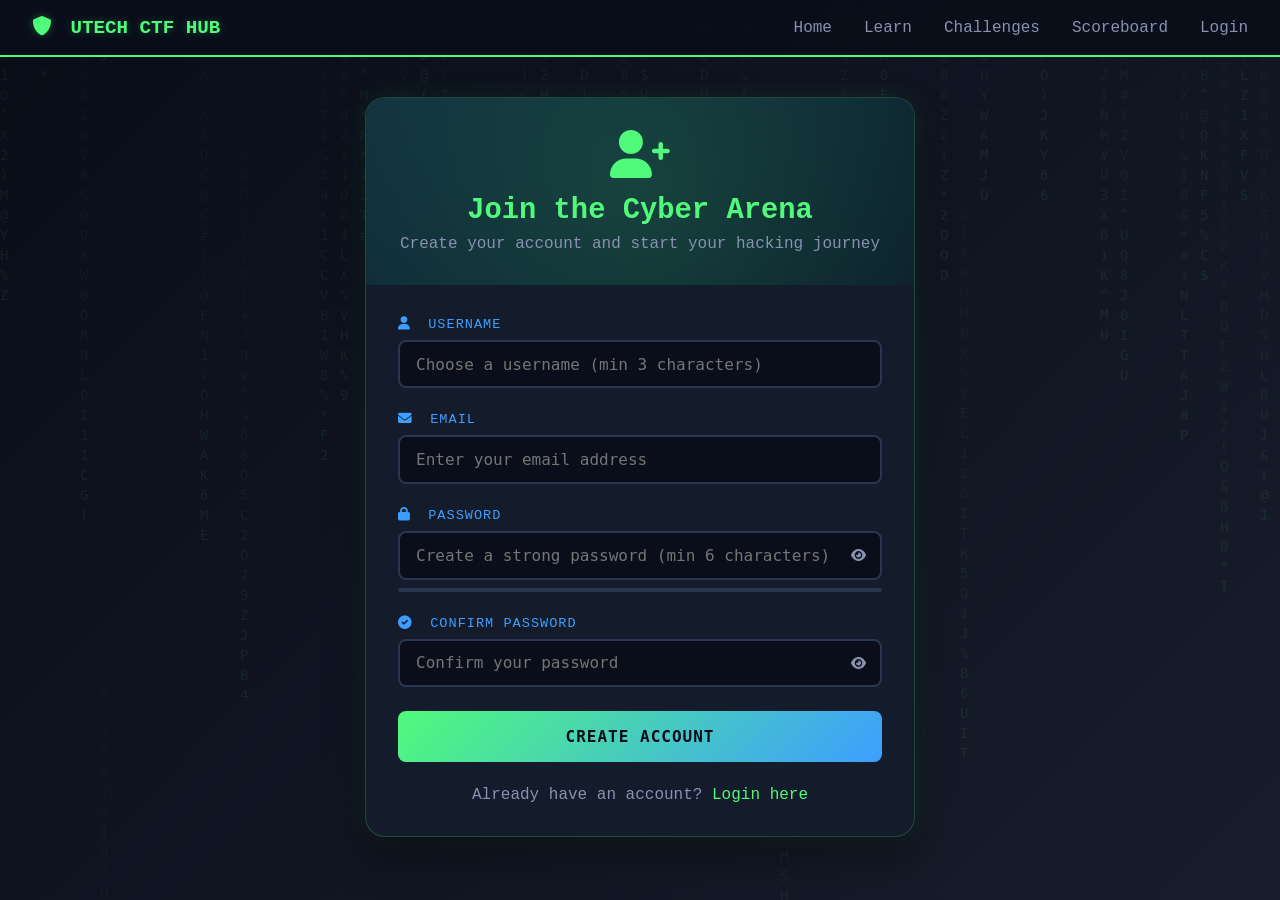
<file: registration.html>
<!DOCTYPE html>
<html lang="en">
<head>
    <meta charset="UTF-8">
    <meta name="viewport" content="width=device-width, initial-scale=1.0">
    <title>Register - UTech CTF Hub | Join the Cyber Arena</title>
    <link rel="preconnect" href="https://cdnjs.cloudflare.com">
    <link rel="stylesheet" href="https://cdnjs.cloudflare.com/ajax/libs/font-awesome/6.0.0/css/all.min.css">
    <style>
        * {
            margin: 0;
            padding: 0;
            box-sizing: border-box;
        }

        body {
            background: linear-gradient(135deg, #0a0e1a 0%, #1a1f2f 100%);
            font-family: 'Segoe UI', 'Courier New', monospace;
            min-height: 100vh;
            position: relative;
            overflow-x: hidden;
        }

        #matrixCanvas {
            position: fixed;
            top: 0;
            left: 0;
            width: 100%;
            height: 100%;
            z-index: 0;
            opacity: 0.08;
            pointer-events: none;
        }

        .navbar {
            background: rgba(10, 14, 26, 0.95);
            backdrop-filter: blur(10px);
            border-bottom: 2px solid #50fa7b;
            padding: 1rem 2rem;
            display: flex;
            justify-content: space-between;
            align-items: center;
            flex-wrap: wrap;
            gap: 1rem;
            position: relative;
            z-index: 100;
        }

        .logo {
            font-size: 1.2rem;
            font-weight: 700;
            color: #50fa7b;
            text-shadow: 0 0 10px rgba(80, 250, 123, 0.3);
            cursor: pointer;
            transition: text-shadow 0.3s ease;
        }

        .logo:hover {
            text-shadow: 0 0 20px rgba(80, 250, 123, 0.5);
        }

        .logo i {
            margin-right: 0.5rem;
        }

        .nav-links {
            display: flex;
            list-style: none;
            gap: 2rem;
            flex-wrap: wrap;
        }

        .nav-links a {
            color: #8892b0;
            text-decoration: none;
            font-weight: 500;
            transition: all 0.3s ease;
            position: relative;
            cursor: pointer;
        }

        .nav-links a::before {
            content: '';
            position: absolute;
            bottom: -5px;
            left: 0;
            width: 0;
            height: 2px;
            background: #50fa7b;
            transition: width 0.3s ease;
        }

        .nav-links a:hover::before,
        .nav-links a.active::before {
            width: 100%;
        }

        .nav-links a:hover, .nav-links a.active {
            color: #50fa7b;
        }

        .register-container {
            min-height: calc(100vh - 80px);
            display: flex;
            align-items: center;
            justify-content: center;
            padding: 2rem;
            position: relative;
            z-index: 1;
        }

        .register-wrapper {
            max-width: 550px;
            width: 100%;
            background: #141b2b;
            border-radius: 20px;
            overflow: hidden;
            border: 1px solid rgba(80, 250, 123, 0.2);
            box-shadow: 0 20px 40px rgba(0, 0, 0, 0.4), 0 0 30px rgba(80, 250, 123, 0.1);
            animation: fadeInUp 0.6s ease;
        }

        @keyframes fadeInUp {
            from {
                opacity: 0;
                transform: translateY(30px);
            }
            to {
                opacity: 1;
                transform: translateY(0);
            }
        }

        .register-header {
            background: linear-gradient(145deg, #0f2b3d, #0a1a2a);
            padding: 2rem;
            text-align: center;
            position: relative;
            overflow: hidden;
        }

        .register-header::before {
            content: '';
            position: absolute;
            top: -50%;
            right: -50%;
            width: 200%;
            height: 200%;
            background: radial-gradient(circle, rgba(80, 250, 123, 0.15) 0%, transparent 70%);
            animation: rotate 20s linear infinite;
        }

        @keyframes rotate {
            from { transform: rotate(0deg); }
            to { transform: rotate(360deg); }
        }

        .register-header i {
            font-size: 3rem;
            color: #50fa7b;
            margin-bottom: 1rem;
            position: relative;
            z-index: 1;
        }

        .register-header h1 {
            font-size: 1.8rem;
            color: #50fa7b;
            margin-bottom: 0.5rem;
            position: relative;
            z-index: 1;
        }

        .register-header p {
            color: #8892b0;
            position: relative;
            z-index: 1;
        }

        .register-form {
            padding: 2rem;
        }

        .form-group {
            margin-bottom: 1.5rem;
        }

        .form-group label {
            display: block;
            margin-bottom: 0.5rem;
            color: #3e9eff;
            font-size: 0.85rem;
            text-transform: uppercase;
            letter-spacing: 1px;
        }

        .form-group label i {
            margin-right: 0.5rem;
        }

        .form-group input {
            width: 100%;
            background: #0a0e1a;
            border: 2px solid #2a3550;
            color: #e0e0e0;
            padding: 0.8rem 1rem;
            border-radius: 8px;
            font-size: 1rem;
            transition: all 0.3s ease;
            font-family: monospace;
        }

        .form-group input:focus {
            outline: none;
            border-color: #50fa7b;
            box-shadow: 0 0 15px rgba(80, 250, 123, 0.2);
        }

        .form-group input.error {
            border-color: #ff5555;
        }

        .password-input-wrapper {
            position: relative;
        }

        .toggle-password {
            position: absolute;
            right: 1rem;
            top: 50%;
            transform: translateY(-50%);
            background: none;
            border: none;
            color: #8892b0;
            cursor: pointer;
            transition: color 0.3s ease;
        }

        .toggle-password:hover {
            color: #50fa7b;
        }

        .error-text {
            color: #ff5555;
            font-size: 0.75rem;
            display: block;
            margin-top: 0.25rem;
        }

        .password-strength {
            margin-top: 0.5rem;
            height: 4px;
            background: #2a3550;
            border-radius: 2px;
            overflow: hidden;
        }

        .password-strength-bar {
            height: 100%;
            width: 0%;
            transition: width 0.3s ease, background 0.3s ease;
        }

        .register-btn {
            width: 100%;
            background: linear-gradient(135deg, #50fa7b, #3e9eff);
            border: none;
            color: #0a0e1a;
            padding: 1rem;
            border-radius: 8px;
            font-size: 1rem;
            font-weight: 600;
            cursor: pointer;
            transition: all 0.3s ease;
            font-family: monospace;
            text-transform: uppercase;
            letter-spacing: 1px;
            position: relative;
            overflow: hidden;
        }

        .register-btn::before {
            content: '';
            position: absolute;
            top: 50%;
            left: 50%;
            width: 0;
            height: 0;
            background: rgba(255, 255, 255, 0.3);
            border-radius: 50%;
            transform: translate(-50%, -50%);
            transition: width 0.6s, height 0.6s;
        }

        .register-btn:hover::before {
            width: 300px;
            height: 300px;
        }

        .register-btn:hover {
            transform: translateY(-2px);
            box-shadow: 0 0 30px rgba(80, 250, 123, 0.4);
        }

        .register-btn:disabled {
            opacity: 0.6;
            cursor: not-allowed;
        }

        .login-link {
            text-align: center;
            margin-top: 1.5rem;
            color: #8892b0;
        }

        .login-link a {
            color: #50fa7b;
            text-decoration: none;
            cursor: pointer;
            transition: all 0.3s ease;
        }

        .login-link a:hover {
            text-shadow: 0 0 10px #50fa7b;
        }

        .alert {
            padding: 0.8rem 1rem;
            border-radius: 8px;
            margin-bottom: 1rem;
            display: none;
            font-size: 0.85rem;
            animation: slideIn 0.3s ease;
        }

        @keyframes slideIn {
            from {
                opacity: 0;
                transform: translateY(-10px);
            }
            to {
                opacity: 1;
                transform: translateY(0);
            }
        }

        .alert-danger {
            background: rgba(255, 85, 85, 0.1);
            border: 1px solid #ff5555;
            color: #ff5555;
        }

        .alert-success {
            background: rgba(80, 250, 123, 0.1);
            border: 1px solid #50fa7b;
            color: #50fa7b;
        }

        .spinner {
            display: inline-block;
            animation: spin 1s linear infinite;
        }

        @keyframes spin {
            from { transform: rotate(0deg); }
            to { transform: rotate(360deg); }
        }

        .toast-notification {
            position: fixed;
            bottom: 20px;
            right: 20px;
            background: #141b2b;
            border: 1px solid #50fa7b;
            color: #50fa7b;
            padding: 12px 20px;
            border-radius: 8px;
            z-index: 10001;
            animation: slideInRight 0.3s ease;
            font-size: 0.85rem;
        }

        @keyframes slideInRight {
            from {
                opacity: 0;
                transform: translateX(100px);
            }
            to {
                opacity: 1;
                transform: translateX(0);
            }
        }

        @media (max-width: 768px) {
            .navbar {
                flex-direction: column;
                text-align: center;
            }
            .nav-links {
                justify-content: center;
            }
            .register-wrapper {
                margin: 1rem;
            }
        }
    </style>
</head>
<body>

    <canvas id="matrixCanvas"></canvas>

    <nav class="navbar">
        <div class="logo" onclick="navigateTo('homepage.html')">
            <i class="fas fa-shield-alt"></i>
            UTECH CTF HUB
        </div>
        <ul class="nav-links">
            <li><a onclick="navigateTo('homepage.html')">Home</a></li>
            <li><a onclick="navigateTo('CTF learning material.html')">Learn</a></li>
            <li><a onclick="navigateTo('CTF challenge.html')">Challenges</a></li>
            <li><a onclick="navigateTo('CTF scoreboard.html')">Scoreboard</a></li>
            <li><a onclick="navigateTo('login.html')">Login</a></li>
        </ul>
    </nav>

    <main class="register-container">
        <div class="register-wrapper">
            <div class="register-header">
                <i class="fas fa-user-plus"></i>
                <h1>Join the Cyber Arena</h1>
                <p>Create your account and start your hacking journey</p>
            </div>

            <div class="register-form">
                <div id="errorMessage" class="alert alert-danger"></div>
                <div id="successMessage" class="alert alert-success"></div>

                <form id="registerForm" novalidate>
                    <div class="form-group">
                        <label><i class="fas fa-user"></i> USERNAME</label>
                        <input type="text" id="username" placeholder="Choose a username (min 3 characters)" autocomplete="off" required>
                        <small class="error-text" id="usernameError"></small>
                    </div>

                    <div class="form-group">
                        <label><i class="fas fa-envelope"></i> EMAIL</label>
                        <input type="email" id="email" placeholder="Enter your email address" autocomplete="off" required>
                        <small class="error-text" id="emailError"></small>
                    </div>

                    <div class="form-group">
                        <label><i class="fas fa-lock"></i> PASSWORD</label>
                        <div class="password-input-wrapper">
                            <input type="password" id="password" placeholder="Create a strong password (min 6 characters)" required>
                            <button type="button" class="toggle-password" onclick="togglePassword('password')">
                                <i class="fas fa-eye"></i>
                            </button>
                        </div>
                        <div class="password-strength">
                            <div class="password-strength-bar" id="passwordStrengthBar"></div>
                        </div>
                        <small class="error-text" id="passwordError"></small>
                    </div>

                    <div class="form-group">
                        <label><i class="fas fa-check-circle"></i> CONFIRM PASSWORD</label>
                        <div class="password-input-wrapper">
                            <input type="password" id="confirmPassword" placeholder="Confirm your password" required>
                            <button type="button" class="toggle-password" onclick="togglePassword('confirmPassword')">
                                <i class="fas fa-eye"></i>
                            </button>
                        </div>
                        <small class="error-text" id="confirmError"></small>
                    </div>

                    <button type="submit" class="register-btn" id="registerBtn">
                        <span>CREATE ACCOUNT</span>
                        <span class="spinner" style="display: none;"><i class="fas fa-circle-notch fa-spin"></i></span>
                    </button>

                    <div class="login-link">
                        Already have an account? <a onclick="navigateTo('login.html')">Login here</a>
                    </div>
                </form>
            </div>
        </div>
    </main>

    <script>
        // ==================== DATABASE CONFIGURATION ====================
        const CONFIG = {
            DB_KEY: 'ctf_users',
            SUBMISSIONS_KEY: 'ctf_db_submissions',
            CHALLENGES_KEY: 'ctf_db_challenges',
            POINTS_KEY: 'ctf_user_points'
        };

        // ==================== HELPER FUNCTIONS ====================
        function showToast(message, isError = false) {
            const toast = document.createElement('div');
            toast.className = 'toast-notification';
            toast.style.borderColor = isError ? '#ff5555' : '#50fa7b';
            toast.style.color = isError ? '#ff5555' : '#50fa7b';
            toast.innerHTML = `<i class="fas ${isError ? 'fa-exclamation-triangle' : 'fa-check-circle'}"></i> ${message}`;
            document.body.appendChild(toast);
            setTimeout(() => toast.remove(), 3000);
        }

        function navigateTo(page) {
            window.location.href = page;
        }

        // ==================== USER DATABASE MANAGEMENT ====================
        function getAllUsers() {
            try {
                return JSON.parse(localStorage.getItem(CONFIG.DB_KEY) || '{}');
            } catch (e) {
                console.error('Failed to parse users:', e);
                return {};
            }
        }

        function saveUsers(users) {
            localStorage.setItem(CONFIG.DB_KEY, JSON.stringify(users));
            // Trigger storage event for admin panel
            window.dispatchEvent(new Event('storage'));
        }

        function isUsernameTaken(username) {
            const users = getAllUsers();
            return users.hasOwnProperty(username);
        }

        function isEmailTaken(email) {
            const users = getAllUsers();
            return Object.values(users).some(user => user.email === email);
        }

        function addUser(userData) {
            const users = getAllUsers();
            users[userData.username] = userData;
            saveUsers(users);
            
            // Also initialize user points and activity tracking
            initializeUserActivity(userData.username);
            
            return true;
        }

        function initializeUserActivity(username) {
            // Initialize user points
            const points = JSON.parse(localStorage.getItem(CONFIG.POINTS_KEY) || '{}');
            if (!points[username]) {
                points[username] = {
                    total: 0,
                    challenges: {},
                    quizzes: {},
                    puzzles: {},
                    lastUpdated: Date.now()
                };
                localStorage.setItem(CONFIG.POINTS_KEY, JSON.stringify(points));
            }
        }

        // ==================== PASSWORD VALIDATION ====================
        function validatePasswordStrength(password) {
            let strength = 0;
            if (password.length >= 6) strength++;
            if (password.length >= 10) strength++;
            if (/[A-Z]/.test(password)) strength++;
            if (/[0-9]/.test(password)) strength++;
            if (/[^A-Za-z0-9]/.test(password)) strength++;
            
            return {
                score: strength,
                label: strength <= 2 ? 'Weak' : strength <= 4 ? 'Medium' : 'Strong',
                color: strength <= 2 ? '#ff5555' : strength <= 4 ? '#ffb86b' : '#50fa7b'
            };
        }

        function updatePasswordStrength() {
            const password = document.getElementById('password').value;
            const strength = validatePasswordStrength(password);
            const bar = document.getElementById('passwordStrengthBar');
            
            if (password.length === 0) {
                bar.style.width = '0%';
                bar.style.background = '#2a3550';
            } else {
                bar.style.width = `${(strength.score / 5) * 100}%`;
                bar.style.background = strength.color;
            }
        }

        // ==================== FORM VALIDATION ====================
        function validateForm(username, email, password, confirmPassword) {
            // Username validation
            if (username.length < 3) {
                document.getElementById('usernameError').textContent = 'Username must be at least 3 characters';
                return false;
            }
            if (!/^[a-zA-Z0-9_]+$/.test(username)) {
                document.getElementById('usernameError').textContent = 'Username can only contain letters, numbers, and underscores';
                return false;
            }
            if (isUsernameTaken(username)) {
                document.getElementById('usernameError').textContent = 'Username already taken';
                return false;
            }
            document.getElementById('usernameError').textContent = '';

            // Email validation
            const emailRegex = /^[^\s@]+@[^\s@]+\.[^\s@]+$/;
            if (!emailRegex.test(email)) {
                document.getElementById('emailError').textContent = 'Please enter a valid email address';
                return false;
            }
            if (isEmailTaken(email)) {
                document.getElementById('emailError').textContent = 'Email already registered';
                return false;
            }
            document.getElementById('emailError').textContent = '';

            // Password validation
            if (password.length < 6) {
                document.getElementById('passwordError').textContent = 'Password must be at least 6 characters';
                return false;
            }
            document.getElementById('passwordError').textContent = '';

            // Confirm password
            if (password !== confirmPassword) {
                document.getElementById('confirmError').textContent = 'Passwords do not match';
                return false;
            }
            document.getElementById('confirmError').textContent = '';

            return true;
        }

        // ==================== REGISTRATION HANDLER ====================
        function handleRegister(event) {
            event.preventDefault();
            
            const username = document.getElementById('username').value.trim().toLowerCase();
            const email = document.getElementById('email').value.trim();
            const password = document.getElementById('password').value;
            const confirmPassword = document.getElementById('confirmPassword').value;
            
            const errorDiv = document.getElementById('errorMessage');
            const successDiv = document.getElementById('successMessage');
            const registerBtn = document.getElementById('registerBtn');
            const spinner = registerBtn.querySelector('.spinner');
            const btnText = registerBtn.querySelector('span:first-child');
            
            // Reset messages
            errorDiv.style.display = 'none';
            successDiv.style.display = 'none';
            
            // Validate form
            if (!validateForm(username, email, password, confirmPassword)) {
                return;
            }
            
            // Show loading state
            btnText.style.display = 'none';
            spinner.style.display = 'inline-block';
            registerBtn.disabled = true;
            
            // Simulate async operation
            setTimeout(() => {
                // Create user object
                const newUser = {
                    username: username,
                    password: password,
                    email: email,
                    role: 'student',
                    name: username,
                    points: 0,
                    solves: 0,
                    registeredAt: Date.now(),
                    lastLogin: null
                };
                
                // Add user to database
                addUser(newUser);
                
                successDiv.textContent = '✓ Account created successfully! Redirecting to login...';
                successDiv.style.display = 'block';
                
                showToast('Welcome to UTECH CTF Hub! Please login to continue.');
                
                // Redirect to login page after 2 seconds
                setTimeout(() => {
                    window.location.href = 'login.html';
                }, 2000);
                
                btnText.style.display = 'inline';
                spinner.style.display = 'none';
                registerBtn.disabled = false;
            }, 1000);
        }

        // ==================== UI HELPER FUNCTIONS ====================
        function togglePassword(fieldId) {
            const field = document.getElementById(fieldId);
            const icon = field.parentElement.querySelector('.toggle-password i');
            
            if (field.type === 'password') {
                field.type = 'text';
                icon.classList.remove('fa-eye');
                icon.classList.add('fa-eye-slash');
            } else {
                field.type = 'password';
                icon.classList.remove('fa-eye-slash');
                icon.classList.add('fa-eye');
            }
        }

        // ==================== MATRIX RAIN EFFECT ====================
        function initMatrixRain() {
            const canvas = document.getElementById('matrixCanvas');
            if (!canvas) return;
            
            const ctx = canvas.getContext('2d');
            const chars = "ABCDEFGHIJKLMNOPQRSTUVWXYZ0123456789@#$%^&*()";
            let drops = [];
            let animationId = null;
            
            function resizeCanvas() {
                canvas.width = window.innerWidth;
                canvas.height = window.innerHeight;
                drops = Array.from({ length: Math.floor(canvas.width / 20) }, () => Math.random() * canvas.height);
            }
            
            function drawMatrix() {
                if (!ctx) return;
                
                ctx.fillStyle = 'rgba(10, 10, 10, 0.04)';
                ctx.fillRect(0, 0, canvas.width, canvas.height);
                ctx.fillStyle = '#50fa7b';
                ctx.font = '14px monospace';
                
                for (let i = 0; i < drops.length; i++) {
                    const char = chars[Math.floor(Math.random() * chars.length)];
                    ctx.fillText(char, i * 20, drops[i] * 20);
                    
                    if (drops[i] * 20 > canvas.height && Math.random() > 0.975) {
                        drops[i] = 0;
                    }
                    drops[i]++;
                }
                
                animationId = requestAnimationFrame(drawMatrix);
            }
            
            window.addEventListener('resize', () => {
                resizeCanvas();
            });
            
            resizeCanvas();
            drawMatrix();
            
            return () => {
                if (animationId) {
                    cancelAnimationFrame(animationId);
                }
            };
        }

        // ==================== INITIALIZATION ====================
        function init() {
            // Set up event listeners
            document.getElementById('registerForm').addEventListener('submit', handleRegister);
            document.getElementById('password').addEventListener('input', updatePasswordStrength);
            
            // Real-time validation
            document.getElementById('username').addEventListener('blur', function() {
                if (this.value.length > 0 && this.value.length < 3) {
                    document.getElementById('usernameError').textContent = 'Username must be at least 3 characters';
                } else if (this.value.length >= 3 && isUsernameTaken(this.value.toLowerCase())) {
                    document.getElementById('usernameError').textContent = 'Username already taken';
                } else {
                    document.getElementById('usernameError').textContent = '';
                }
            });
            
            document.getElementById('confirmPassword').addEventListener('input', function() {
                const password = document.getElementById('password').value;
                if (this.value !== password && this.value.length > 0) {
                    document.getElementById('confirmError').textContent = 'Passwords do not match';
                } else {
                    document.getElementById('confirmError').textContent = '';
                }
            });
            
            // Initialize visual effects
            initMatrixRain();
        }
        
        // Start the application
        init();
    </script>
</body>
</html>
</file>
